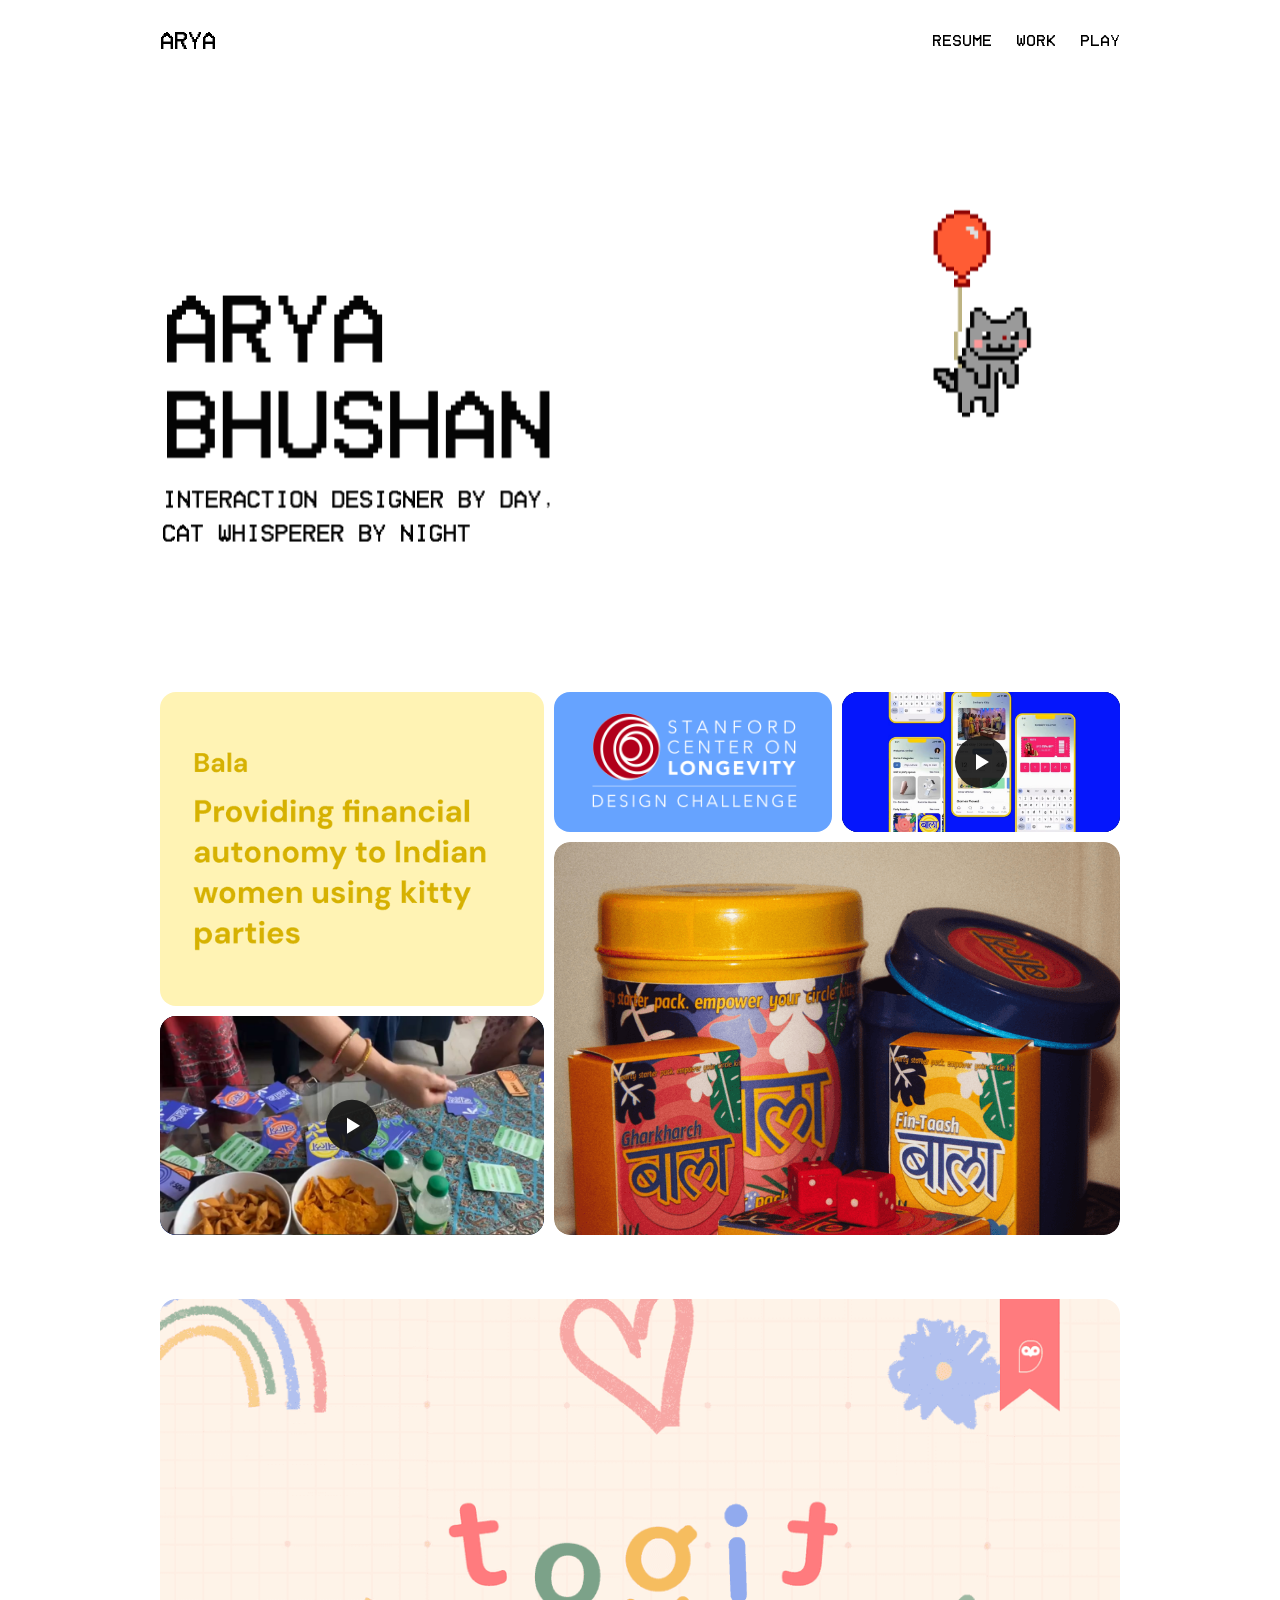
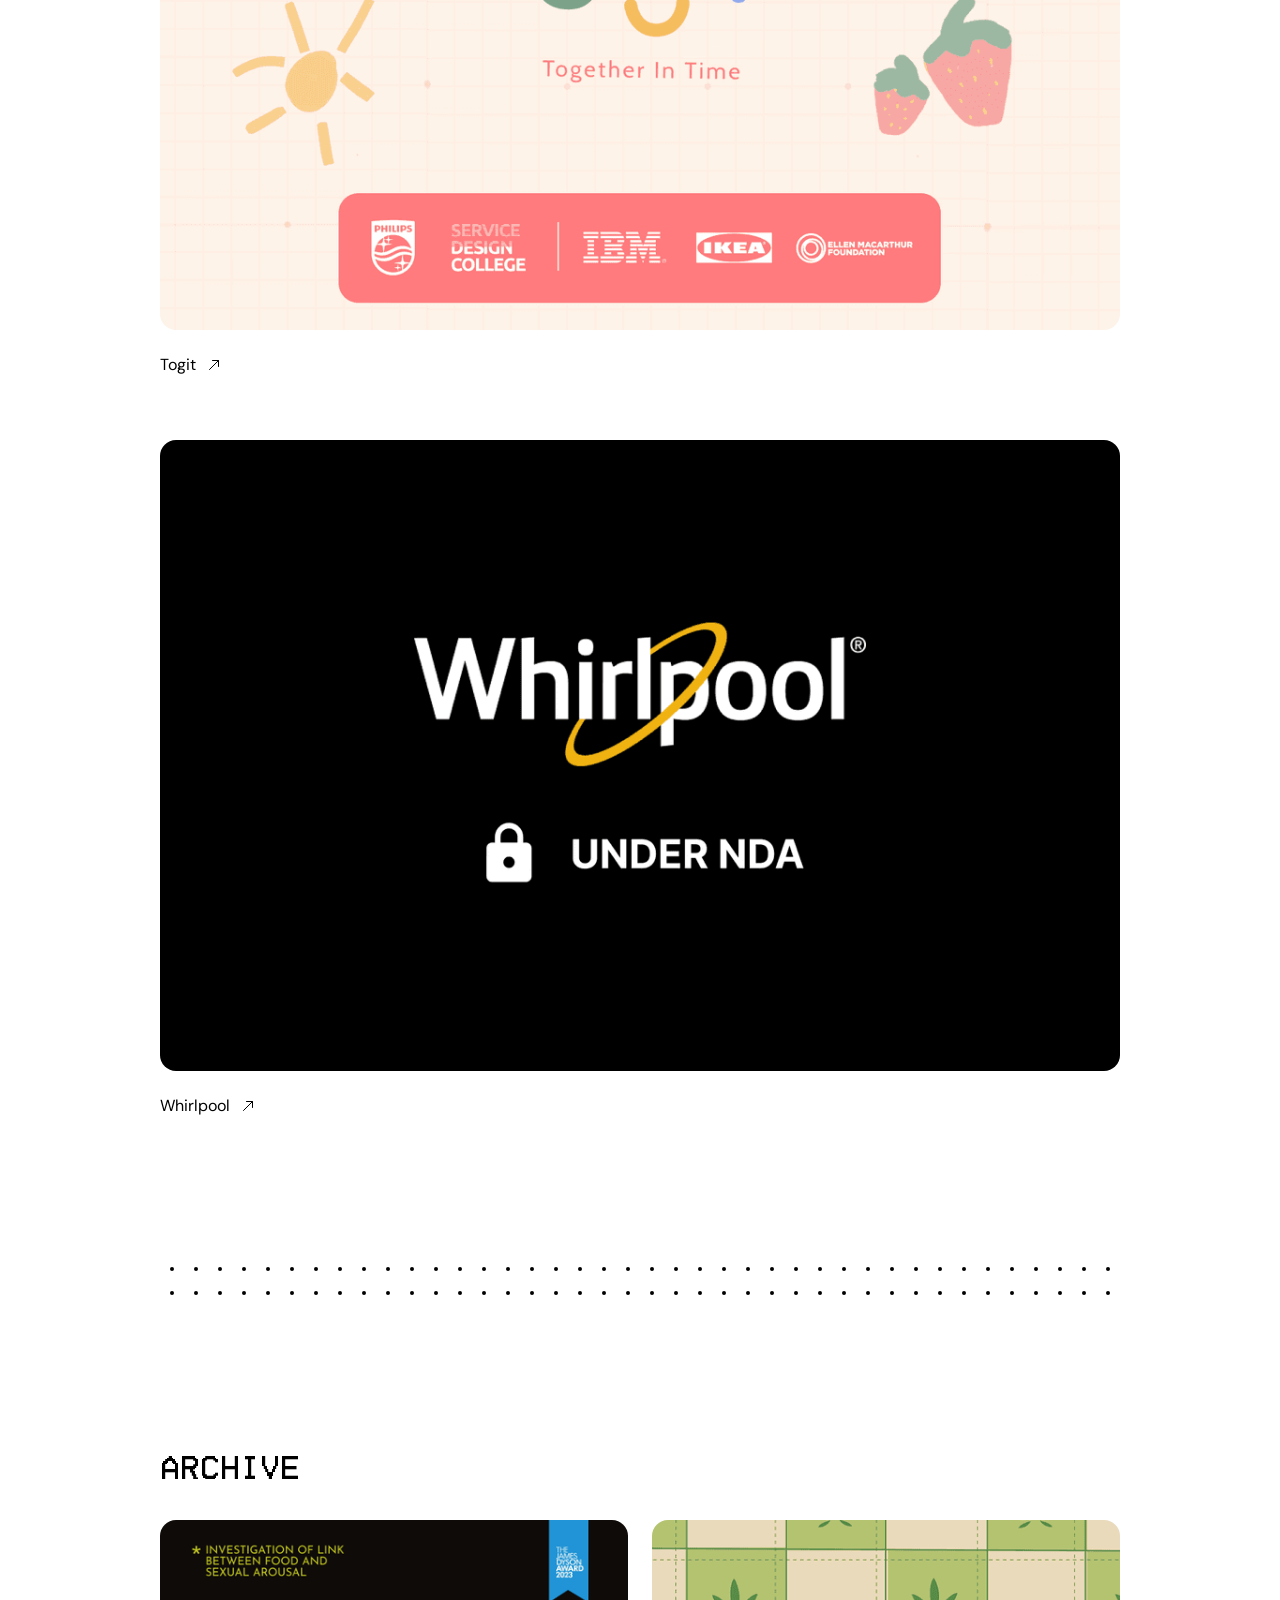
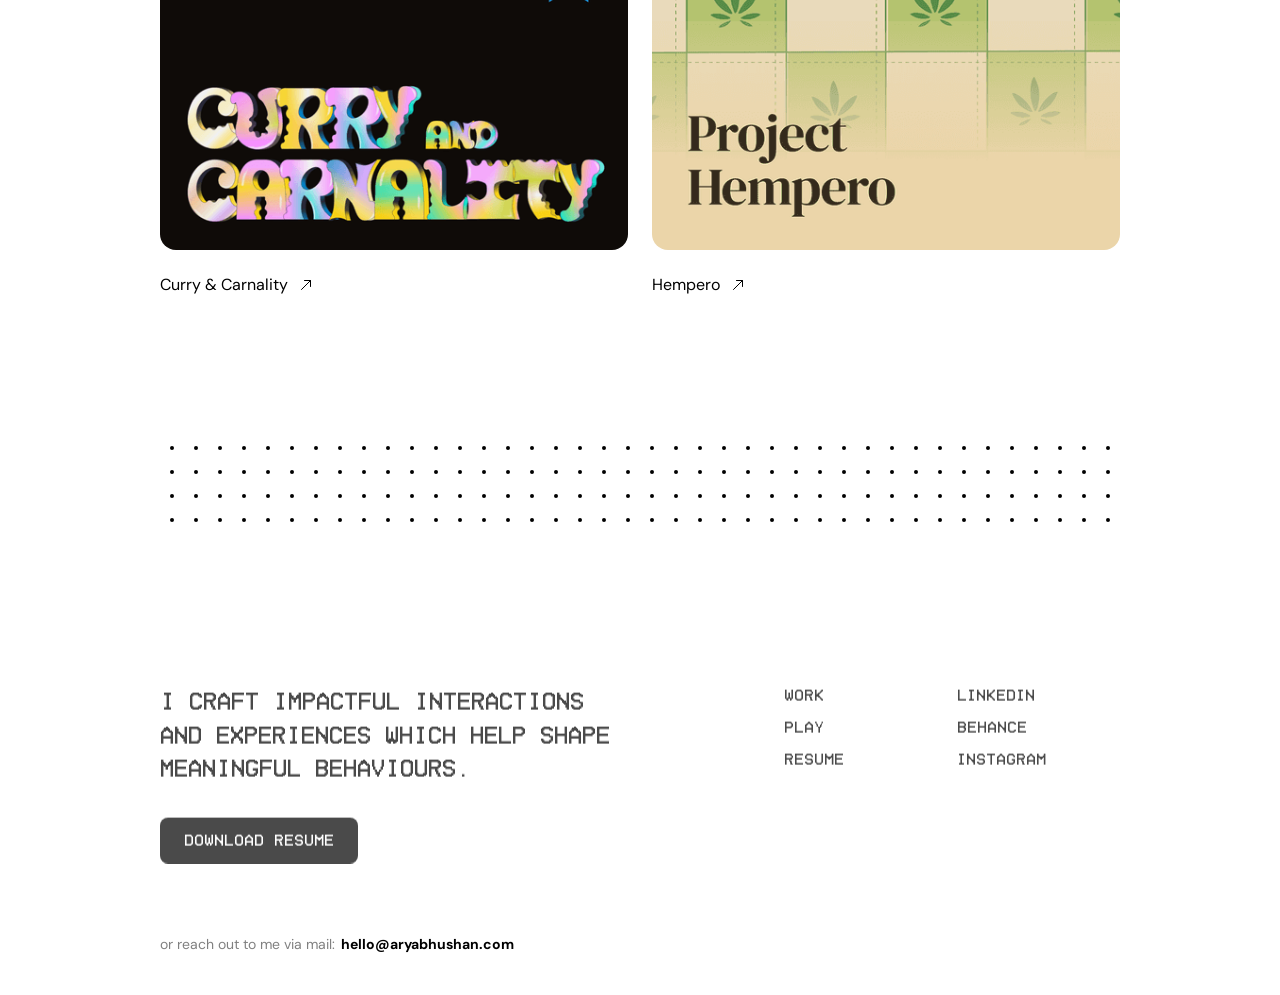
<file: index.html>
<!DOCTYPE html>
<html lang="en"><head>
<link rel="stylesheet" href="styles.css"><script defer src="assets/js/retry-images.js"></script><script defer src="assets/js/video-previews.js?v=2"></script><script>(function(){var f=window.fetch;window.fetch=function(u,o){if(typeof u==='string'&&u.includes('.framercms')){return f('/assets/cms/'+u.split('/').pop(),o);}return f(u,o);};})();</script>
<script>
if(location.protocol==='file:'){
  document.addEventListener('DOMContentLoaded',function(){
    var d=document.createElement('div');
    d.style.cssText='position:fixed;top:0;left:0;right:0;z-index:999999;background:#1E293B;color:#F8FAFC;padding:14px 20px;font:13px/1.5 system-ui,sans-serif;text-align:center;box-shadow:0 2px 8px rgba(0,0,0,.3)';
    d.innerHTML='<strong>Local preview:</strong> Run <code style="background:#334155;padding:2px 8px;border-radius:4px;margin:0 4px">npx serve .</code> in this folder, then open <a href="http://localhost:3000" style="color:#60A5FA">localhost:3000</a>. Or deploy to Netlify/Vercel/GitHub Pages — it works instantly! <button onclick="this.parentElement.remove()" style="margin-left:12px;background:#475569;border:none;color:#F8FAFC;padding:4px 10px;border-radius:4px;cursor:pointer;font-size:12px">✕</button>';
    document.body.prepend(d);
  });
}
</script>
    <meta charset="utf-8">
    
    
    <script>try{if(localStorage.get("__framer_force_showing_editorbar_since")){const n=document.createElement("link");n.rel = "modulepreload";n.href="https://framer.com/edit/init.mjs";document.head.appendChild(n)}}catch(e){}</script>
    <!-- Start of headStart -->
    <!-- Hotjar Tracking Code for Site 2750447 (name missing) -->
<script>
    (function(h,o,t,j,a,r){
        h.hj=h.hj||function(){(h.hj.q=h.hj.q||[]).push(arguments)};
        h._hjSettings={hjid:2750447,hjsv:6};
        a=o.getElementsByTagName('head')[0];
        r=o.createElement('script');r.async=1;
        r.src=t+h._hjSettings.hjid+j+h._hjSettings.hjsv;
        a.appendChild(r);
    })(window,document,'https://static.hotjar.com/c/hotjar-','.js?sv=');
</script>
    <!-- End of headStart -->
    <meta name="viewport" content="width=device-width">
    <meta name="generator" content="Framer 397058d">
    <title>Arya Bhushan - Portfolio</title>
    <meta name="description" content="Interaction Designer">
    <meta name="framer-search-index" content="https://framerusercontent.com/sites/11XxNCQfZS2pJXVf5KvWd8/searchIndex-cuMQqiB3VdyJ.json">
    <meta name="framer-search-index-fallback" content="https://framerusercontent.com/sites/11XxNCQfZS2pJXVf5KvWd8/searchIndex-cPOdlpinfJ32.json">
    <link href="assets/images/default-30.png" rel="icon" media="(prefers-color-scheme: light)">
    <link href="assets/images/default-30.png" rel="icon" media="(prefers-color-scheme: dark)">
    <link rel="apple-touch-icon" href="assets/images/image-extra-1.png">
    <!-- Open Graph / Facebook -->
    <meta property="og:type" content="website">
    <meta property="og:title" content="Arya Bhushan - Portfolio">
    <meta property="og:description" content="Interaction Designer">
    <meta property="og:image" content="assets/images/image-extra-2-1.png">
    <!-- Twitter -->
    <meta name="twitter:card" content="summary_large_image">
    <meta name="twitter:title" content="Arya Bhushan - Portfolio">
    <meta name="twitter:description" content="Interaction Designer">
    <meta name="twitter:image" content="assets/images/image-extra-2-1.png">
    
    <!-- Global site tag (gtag.js) - Google Analytics -->
    
    <script>
      window.dataLayer = window.dataLayer || [];
      function gtag(){window.dataLayer.push(arguments);}
      gtag('js', new Date());
      gtag('config', 'G-WTSHBPF3Q1');
    </script>
    
    
    <link href="https://fonts.gstatic.com" rel="preconnect" crossorigin="">
    <meta name="robots" content="max-image-preview:large"><link rel="canonical" href="https://aryabhushan.com/"><meta property="og:url" content="https://aryabhushan.com/"><!-- Start of headEnd -->
    
    <!-- End of headEnd -->
</head>
<body>
    
    <!-- Start of bodyStart -->
    
    <!-- End of bodyStart -->
    
    <div id="main" data-framer-hydrate-v2="{&quot;routeId&quot;:&quot;augiA20Il&quot;,&quot;localeId&quot;:&quot;default&quot;,&quot;breakpoints&quot;:[{&quot;hash&quot;:&quot;72rtr7&quot;,&quot;mediaQuery&quot;:&quot;(min-width: 1100px)&quot;},{&quot;hash&quot;:&quot;y6xysu&quot;,&quot;mediaQuery&quot;:&quot;(min-width: 768px) and (max-width: 1099.98px)&quot;},{&quot;hash&quot;:&quot;urwg50&quot;,&quot;mediaQuery&quot;:&quot;(max-width: 767.98px)&quot;}]}" data-framer-ssr-released-at="2025-11-10T14:50:19.351Z" data-framer-page-optimized-at="2025-11-12T08:58:53.049Z" data-framer-generated-page=""><!--$--><div data-framer-root="" class="framer-Btpbb framer-d05tR framer-I7xnY framer-OIIu6 framer-72rtr7" data-framer-cursor="17j2jrf" style="min-height:100vh;width:auto"><div class="framer-1mln97f-container" data-framer-name="Navigation" name="Navigation"><div class="ssr-variant hidden-urwg50 hidden-y6xysu"><div name="Navigation" class="framer-pmJ9n framer-196el7y framer-v-196el7y" data-framer-name="Desktop" style="backdrop-filter: blur(10px); background-color: var(--token-25b31a9d-211f-4aed-b06c-add80335f614, rgb(255, 255, 255)); width: 100%; opacity: 1;"><div class="framer-peochh" data-framer-name="Content" style="opacity: 1;"><div class="framer-o9mzy4" data-framer-name="Logo" style="opacity: 1;"><div class="framer-yu7lwt-container" data-framer-appear-id="yu7lwt" data-framer-cursor="14u88gl" style="will-change: transform; opacity: 1; transform: none;"><!--$--><a class="framer-sizN0 framer-1elrd6f framer-v-1elrd6f framer-aspiev" data-framer-name="Logo" href="./" data-framer-page-link-current="true" style="opacity: 1;"><div class="framer-1th6df0" style="opacity: 1;"><div class="framer-h0rt5a" data-framer-component-type="RichTextContainer" style="--framer-link-text-color: rgb(0, 153, 255); --framer-link-text-decoration: underline; transform: none; opacity: 1;"><p class="framer-text" style="--font-selector:Q1VTVE9NO0hvbWUgVmlkZW8gUmVndWxhcg==;--framer-font-family:&quot;Home Video Regular&quot;, &quot;Home Video Regular Placeholder&quot;, sans-serif;--framer-font-size:24px">Arya</p></div><div class="framer-1sltgx2" data-framer-component-type="RichTextContainer" style="--extracted-r6o4lv: rgb(217, 149, 25); --framer-link-text-color: rgb(0, 153, 255); --framer-link-text-decoration: underline; transform: none; opacity: 1;"><p class="framer-text" style="--font-selector:Q1VTVE9NO0hvbWUgVmlkZW8gUmVndWxhcg==;--framer-font-family:&quot;Home Video Regular&quot;, &quot;Home Video Regular Placeholder&quot;, sans-serif;--framer-font-size:24px;--framer-text-color:var(--extracted-r6o4lv, rgb(217, 149, 25))">Arya</p></div></div></a><!--/$--></div></div><div class="framer-12rsi9o-container" data-framer-appear-id="12rsi9o" data-framer-cursor="1be7m66" style="will-change: transform; opacity: 1; transform: perspective(1200px);"><!--$--><a class="framer-qtVcb framer-2uxae1 framer-v-ccaq9 framer-1iv5uwi" data-framer-name="Link - New Tab" href="https://drive.google.com/file/d/1T3ZbMoytyQa1yMss7NIldPn1fFPt6l2p/view?usp=sharing" target="_blank" rel="noopener" style="opacity: 1;"><div class="framer-a6jg8u" style="opacity: 1;"><div class="framer-1k0cmpg" data-framer-component-type="RichTextContainer" style="--extracted-r6o4lv: var(--token-d2873cc6-42eb-40c0-8205-582532719427, rgb(0, 0, 0)); transform: none; opacity: 1;"><p class="framer-text" style="--font-selector:Q1VTVE9NO0hvbWUgVmlkZW8gUmVndWxhcg==;--framer-font-family:&quot;Home Video Regular&quot;, &quot;Home Video Regular Placeholder&quot;, sans-serif;--framer-line-height:1.4em;--framer-text-color:var(--extracted-r6o4lv, var(--token-d2873cc6-42eb-40c0-8205-582532719427, rgb(0, 0, 0)))">resume</p></div><div class="framer-1i92ufd" data-framer-component-type="RichTextContainer" style="--extracted-r6o4lv:var(--token-d2873cc6-42eb-40c0-8205-582532719427, rgb(0, 0, 0));opacity:0.6;transform:none"><p class="framer-text" style="--font-selector:Q1VTVE9NO0hvbWUgVmlkZW8gUmVndWxhcg==;--framer-font-family:&quot;Home Video Regular&quot;, &quot;Home Video Regular Placeholder&quot;, sans-serif;--framer-line-height:1.4em;--framer-text-color:var(--extracted-r6o4lv, var(--token-d2873cc6-42eb-40c0-8205-582532719427, rgb(0, 0, 0)))">resume</p></div></div></a><!--/$--></div><!--$--><div class="framer-1yymyeg-container" data-framer-appear-id="1yymyeg" data-framer-cursor="1be7m66" style="will-change: transform; opacity: 1; transform: perspective(1200px);"><!--$--><a class="framer-qtVcb framer-2uxae1 framer-v-2uxae1 framer-1iv5uwi" data-framer-name="Link" href="./#work" style="opacity: 1;"><div class="framer-a6jg8u" style="opacity: 1;"><div class="framer-1k0cmpg" data-framer-component-type="RichTextContainer" style="--extracted-r6o4lv: var(--token-d2873cc6-42eb-40c0-8205-582532719427, rgb(0, 0, 0)); transform: none; opacity: 1;"><p class="framer-text" style="--font-selector:Q1VTVE9NO0hvbWUgVmlkZW8gUmVndWxhcg==;--framer-font-family:&quot;Home Video Regular&quot;, &quot;Home Video Regular Placeholder&quot;, sans-serif;--framer-line-height:1.4em;--framer-text-color:var(--extracted-r6o4lv, var(--token-d2873cc6-42eb-40c0-8205-582532719427, rgb(0, 0, 0)))">work</p></div><div class="framer-1i92ufd" data-framer-component-type="RichTextContainer" style="--extracted-r6o4lv:var(--token-d2873cc6-42eb-40c0-8205-582532719427, rgb(0, 0, 0));opacity:0.6;transform:none"><p class="framer-text" style="--font-selector:Q1VTVE9NO0hvbWUgVmlkZW8gUmVndWxhcg==;--framer-font-family:&quot;Home Video Regular&quot;, &quot;Home Video Regular Placeholder&quot;, sans-serif;--framer-line-height:1.4em;--framer-text-color:var(--extracted-r6o4lv, var(--token-d2873cc6-42eb-40c0-8205-582532719427, rgb(0, 0, 0)))">work</p></div></div></a><!--/$--></div><!--/$--><!--$--><div class="framer-tfnmhm-container" data-framer-appear-id="tfnmhm" data-framer-cursor="1hnsiur" style="will-change: transform; opacity: 1; transform: perspective(1200px);"><!--$--><a class="framer-PcqyI framer-p3sir6 framer-v-p3sir6 framer-17eh7gt" data-framer-name="Link" href="./play/" style="opacity: 1;"><div class="framer-1nrqrzf" style="opacity: 1;"><div class="framer-p59mm1" data-framer-component-type="RichTextContainer" style="--extracted-r6o4lv: var(--token-d2873cc6-42eb-40c0-8205-582532719427, rgb(0, 0, 0)); transform: none; opacity: 1;"><p class="framer-text" style="--font-selector:Q1VTVE9NO0hvbWUgVmlkZW8gUmVndWxhcg==;--framer-font-family:&quot;Home Video Regular&quot;, &quot;Home Video Regular Placeholder&quot;, sans-serif;--framer-line-height:1.4em;--framer-text-color:var(--extracted-r6o4lv, var(--token-d2873cc6-42eb-40c0-8205-582532719427, rgb(0, 0, 0)))">play</p></div><div class="framer-1u2vjk1" data-framer-component-type="RichTextContainer" style="--extracted-r6o4lv:var(--token-d2873cc6-42eb-40c0-8205-582532719427, rgb(0, 0, 0));opacity:0.6;transform:none"><p class="framer-text" style="--font-selector:Q1VTVE9NO0hvbWUgVmlkZW8gUmVndWxhcg==;--framer-font-family:&quot;Home Video Regular&quot;, &quot;Home Video Regular Placeholder&quot;, sans-serif;--framer-line-height:1.4em;--framer-text-color:var(--extracted-r6o4lv, var(--token-d2873cc6-42eb-40c0-8205-582532719427, rgb(0, 0, 0)))">play</p></div></div></a><!--/$--></div><!--/$--></div></div></div></div><header class="framer-1sav1tu" data-framer-name="Content" id="content"><section aria-label="intro-heading" class="framer-2qxrar" data-framer-name="Hero"><div class="framer-1pd2u21" style="will-change:transform;opacity:1;transform:none"><div class="framer-1lib7ay"><div class="framer-1oc5wg0" data-framer-component-type="RichTextContainer" style="transform:none"><h1 class="framer-text framer-styles-preset-9yh8qn" data-styles-preset="m6E6O9KXZ"><span style="white-space:nowrap"><span style="display: inline-block; opacity: 1; transform: none; will-change: transform;">a</span><span style="display: inline-block; opacity: 1; transform: none; will-change: transform;">r</span><span style="display: inline-block; opacity: 1; transform: none; will-change: transform;">y</span><span style="display: inline-block; opacity: 1; transform: none; will-change: transform;">a</span></span> <span style="white-space:nowrap"></span><br class="framer-text"><span style="white-space:nowrap"><span style="display: inline-block; opacity: 1; transform: none; will-change: transform;">b</span><span style="display: inline-block; opacity: 1; transform: none; will-change: transform;">h</span><span style="display: inline-block; opacity: 1; transform: none; will-change: transform;">u</span><span style="display: inline-block; opacity: 1; transform: none; will-change: transform;">s</span><span style="display: inline-block; opacity: 1; transform: none; will-change: transform;">h</span><span style="display: inline-block; opacity: 1; transform: none; will-change: transform;">a</span><span style="display: inline-block; opacity: 1; transform: none; will-change: transform;">n</span></span></h1></div><div class="framer-oo93tx" data-framer-appear-id="oo93tx" data-framer-component-type="RichTextContainer" style="opacity: 1; transform: perspective(1200px); will-change: transform;"><h2 class="framer-text framer-styles-preset-1wml6uu" data-styles-preset="fVxnimdqP">interaction designer by day, <br class="framer-text">cat whisperer by night</h2></div></div><div class="ssr-variant hidden-urwg50 hidden-y6xysu"><div class="framer-v9t6y1" data-framer-appear-id="v9t6y1" data-framer-cursor="1hy71r1" data-framer-name="gif" draggable="false" tabindex="0" style="opacity: 1; transform: translateY(2.06591px); user-select: none; touch-action: none; will-change: transform;"><div style="position:absolute;border-radius:inherit;top:0;right:0;bottom:0;left:0" data-framer-background-image-wrapper="true"><img decoding="auto" width="600" height="600" sizes="271px" srcset="assets/images/gif-2.gif 512w,assets/images/gif-1.gif 600w" src="assets/images/gif-2.gif" alt="" style="display:block;width:100%;height:100%;border-radius:inherit;object-position:center;object-fit:cover"></div></div></div></div></section><div class="framer-3yi016" data-framer-appear-id="3yi016" style="opacity: 1; transform: none; will-change: transform;"><!--$--><a class="framer-17qdoo framer-lux5qc" data-framer-cursor="1nqp0fk" data-framer-name="preview-bala" href="./work/bala/"><div class="framer-q05q5y" data-framer-name="v-stack-1"><div class="framer-zbr72i"><div class="ssr-variant hidden-urwg50 hidden-y6xysu"><div class="framer-xfjc3t" data-framer-name="Image"><div style="position:absolute;border-radius:inherit;top:0;right:0;bottom:0;left:0" data-framer-background-image-wrapper="true"><img decoding="auto" width="724" height="590" sizes="max((min(100vw, 1400px) - 320px) * 0.4064 - 10px, 1px)" srcset="assets/images/image-4-1.png 512w,assets/images/image-3-1.png 724w" src="assets/images/image-4-1.png" alt="" style="display:block;width:100%;height:100%;border-radius:inherit;object-position:center;object-fit:cover"></div></div></div></div><div class="framer-yhfh7o"><div class="ssr-variant hidden-urwg50 hidden-y6xysu"><div class="framer-1cfwe57" data-framer-name="Image" style="transform:translate(-50%, -50%)"><div style="position:absolute;border-radius:inherit;top:0;right:0;bottom:0;left:0" data-framer-background-image-wrapper="true"><img decoding="auto" width="2120" height="1182" sizes="max((min(100vw, 1400px) - 320px) * 0.4064 - 10px, 1px)" srcset="assets/images/image-6-1.png 512w,assets/images/image-5-1.png 1024w,assets/images/image-7-1.png 2048w,assets/images/image-8-1.png 2120w" src="assets/images/image-6-1.png" alt="" style="display:block;width:100%;height:100%;border-radius:inherit;object-position:center;object-fit:cover"></div></div></div><div class="framer-wv794b-container"><!--$--><div class="ssr-variant hidden-urwg50"><div borderradius="16" bottomleftradius="16" bottomrightradius="16" height="100%" id="TrAz9fhwG" topleftradius="16" toprightradius="16" width="100%" style="background:rgba(0, 0, 0, 0);height:100%;width:100%;border-radius:16px;position:relative;display:flex;justify-content:center;align-items:center;overflow:hidden"><div class="framer-vimeo" data-portfolio-video="1018411348" data-vimeo-initialized="true" style="width: 100%; height: 100%;"><div style="padding:56.25% 0 0 0;position:relative;"><iframe class="portfolio-video-loading" title="Gharkharch" src="https://player.vimeo.com/video/1018411348?muted=1&amp;autoplay=1&amp;autopause=0&amp;controls=0&amp;loop=1&amp;app_id=122963" frameborder="0" allow="autoplay; fullscreen; picture-in-picture; clipboard-write; encrypted-media; web-share" referrerpolicy="strict-origin-when-cross-origin" style="position:absolute;top:0;left:0;width:100%;height:100%;" title="Gharkharch" data-ready="true"></iframe><a class="portfolio-video-preview" href="https://vimeo.com/1018411348" target="_blank" rel="noopener" aria-label="Watch Gharkharch on Vimeo"><img src="assets/images/video-previews/1018411348.jpg" alt="" loading="lazy"></a></div></div></div></div><!--/$--></div></div></div><div class="framer-1kkamgn" data-framer-name="v-stack-2"><div class="framer-ywa5d4"><div class="framer-wimfij"><div class="ssr-variant hidden-urwg50"><div class="framer-ctsdux" data-framer-name="Image" style="width:auto;aspect-ratio:2.026315789473684;transform:translate(-50%, -50%)"><div style="position:absolute;border-radius:inherit;top:0;right:0;bottom:0;left:0" data-framer-background-image-wrapper="true"><img decoding="auto" width="924" height="456" sizes="167.1711px" srcset="assets/images/image-9.webp 512w,assets/images/image-10.webp 924w" src="assets/images/image-9.webp" alt="" style="display:block;width:100%;height:100%;border-radius:inherit;object-position:center;object-fit:cover"></div></div></div></div><div class="framer-hk9jpf"><div class="ssr-variant hidden-urwg50 hidden-y6xysu"><div class="framer-1iokm9h" data-framer-name="Image" style="transform:translate(-50%, -50%)"><div style="position:absolute;border-radius:inherit;top:0;right:0;bottom:0;left:0" data-framer-background-image-wrapper="true"><img decoding="auto" width="2118" height="1186" sizes="max(((min(100vw, 1400px) - 320px) * 0.5936 - 10px) / 2, 1px)" srcset="assets/images/image-12-1.png 512w,assets/images/image-11-1.png 1024w,assets/images/image-13-1.png 2048w,assets/images/image-14-1.png 2118w" src="assets/images/image-12-1.png" alt="" style="display:block;width:100%;height:100%;border-radius:inherit;object-position:center;object-fit:cover"></div></div></div><div class="framer-pl9vje-container"><!--$--><div borderradius="0" bottomleftradius="0" bottomrightradius="0" height="100%" id="ZFcu1v283" topleftradius="0" toprightradius="0" width="100%" style="background:rgba(0, 0, 0, 0);height:100%;width:100%;border-radius:0px;position:relative;display:flex;justify-content:center;align-items:center;overflow:hidden"><div class="framer-vimeo" data-portfolio-video="1018414552" data-vimeo-initialized="true" style="width: 100%; height: 100%;"><div style="padding:56.25% 0 0 0;position:relative;"><iframe class="portfolio-video-loading" title="Bala App" src="https://player.vimeo.com/video/1018414552?muted=1&amp;autoplay=1&amp;autopause=0&amp;controls=0&amp;loop=1&amp;app_id=122963" frameborder="0" allow="autoplay; fullscreen; picture-in-picture; clipboard-write; encrypted-media; web-share" referrerpolicy="strict-origin-when-cross-origin" style="position:absolute;top:0;left:0;width:100%;height:100%;" title="Bala App" data-ready="true"></iframe><a class="portfolio-video-preview" href="https://vimeo.com/1018414552" target="_blank" rel="noopener" aria-label="Watch Bala App on Vimeo"><img src="assets/images/video-previews/1018414552.jpg" alt="" loading="lazy"></a></div></div></div><!--/$--></div></div></div><div class="ssr-variant hidden-urwg50 hidden-y6xysu"><div class="framer-1f63oxi"><div style="position:absolute;border-radius:inherit;top:0;right:0;bottom:0;left:0" data-framer-background-image-wrapper="true"><img decoding="auto" width="1920" height="1080" sizes="calc((min(100vw, 1400px) - 320px) * 0.5936)" srcset="assets/images/v-stack-2-16.png 512w,assets/images/v-stack-2-17.png 1024w,assets/images/v-stack-2-15.png 1920w" src="assets/images/v-stack-2-15.png" alt="" style="display:block;width:100%;height:100%;border-radius:inherit;object-position:center;object-fit:cover"></div></div></div></div></a><!--/$--><div class="framer-1stwav9" id="work"><!--$--><div class="ssr-variant hidden-urwg50 hidden-y6xysu"><div class="framer-1jtoc35-container" data-framer-cursor="1nqp0fk"><!--$--><a class="framer-65kYR framer-fgn6lg framer-v-fgn6lg framer-19s33a2" data-framer-name="Variant 1" href="./work/togit/" style="height: 100%; width: 100%; opacity: 1;"><div class="framer-z04p9x" data-framer-name="Wrap" style="border-radius: 16px; opacity: 1;"><div class="framer-1j536up" data-framer-name="Image" style="opacity: 1;"><div style="position:absolute;border-radius:inherit;top:0;right:0;bottom:0;left:0" data-framer-background-image-wrapper="true"><img decoding="auto" loading="lazy" width="1462" height="1000" sizes="calc(min(100vw, 1400px) - 320px)" srcset="assets/images/image-19-1.png 512w,assets/images/image-20-1.png 1024w,assets/images/image-18-1.png 1462w" src="assets/images/image-18-1.png" alt="" style="display:block;width:100%;height:100%;border-radius:inherit;object-position:center;object-fit:cover"></div></div><div class="framer-kl7wba" style="background-color:var(--token-d2873cc6-42eb-40c0-8205-582532719427, rgb(255, 255, 255));border-bottom-left-radius:200px;border-bottom-right-radius:200px;border-top-left-radius:200px;border-top-right-radius:200px;opacity:0;transform:rotate(45deg)"><div data-framer-component-type="SVG" data-framer-name="Vector" parentsize="0" _constraints="[object Object]" rotation="0" shadows="" class="framer-ew9w1a" aria-hidden="true" style="image-rendering: pixelated; flex-shrink: 0; background-size: 100% 100%; background-image: url(&quot;data:image/svg+xml,&lt;svg xmlns=\&quot;http://www.w3.org/2000/svg\&quot; xmlns:xlink=\&quot;http://www.w3.org/1999/xlink\&quot; viewBox=\&quot;0 0 22 22\&quot;&gt;&lt;path d=\&quot;M 20.707 1.293 C 21.098 1.683 21.098 2.317 20.707 2.707 L 2.707 20.707 C 2.317 21.098 1.683 21.098 1.293 20.707 C 0.902 20.317 0.902 19.683 1.293 19.293 L 19.293 1.293 C 19.683 0.902 20.317 0.902 20.707 1.293 Z\&quot; fill=\&quot;rgb(0,0,0)\&quot;&gt;&lt;/path&gt;&lt;path d=\&quot;M 7 2 C 7 1.448 7.448 1 8 1 L 20 1 C 20.552 1 21 1.448 21 2 L 21 14 C 21 14.552 20.552 15 20 15 C 19.448 15 19 14.552 19 14 L 19 3 L 8 3 C 7.448 3 7 2.552 7 2 Z\&quot; fill=\&quot;rgb(0,0,0)\&quot;&gt;&lt;/path&gt;&lt;/svg&gt;&quot;); opacity: 1;"></div></div></div><div class="framer-cdnpdh" style="opacity: 1;"><div class="framer-1xhf5bv" data-framer-name="Text Row" style="opacity: 1;"><div class="framer-1h2w4bt" data-framer-component-type="RichTextContainer" style="--extracted-r6o4lv: var(--token-d2873cc6-42eb-40c0-8205-582532719427, rgb(0, 0, 0)); transform: none; opacity: 1;"><p class="framer-text" style="--font-selector:R0Y7RE0gU2Fucy1yZWd1bGFy;--framer-font-family:&quot;DM Sans&quot;, &quot;DM Sans Placeholder&quot;, sans-serif;--framer-line-height:1.4em;--framer-text-alignment:right;--framer-text-color:var(--extracted-r6o4lv, var(--token-d2873cc6-42eb-40c0-8205-582532719427, rgb(0, 0, 0)))">Togit</p></div><div data-framer-component-type="SVG" data-framer-name="Arrow" parentsize="0" _constraints="[object Object]" rotation="0" shadows="" class="framer-1j6pedd" aria-hidden="true" style="image-rendering: pixelated; flex-shrink: 0; opacity: 1;"><div class="svgContainer" style="width:100%;height:100%;aspect-ratio:inherit"><svg style="width:100%;height:100%;"><use href="#svg11684854414"></use></svg></div></div></div><div class="framer-z9132m" data-framer-name="Text Row" style="opacity: 1;"><div class="framer-1s4sz26" data-framer-component-type="RichTextContainer" style="--extracted-r6o4lv: var(--token-d2873cc6-42eb-40c0-8205-582532719427, rgb(0, 0, 0)); transform: none; opacity: 1;"><p class="framer-text" style="--font-selector:R0Y7RE0gU2Fucy1yZWd1bGFy;--framer-font-family:&quot;DM Sans&quot;, &quot;DM Sans Placeholder&quot;, sans-serif;--framer-line-height:1.4em;--framer-text-alignment:right;--framer-text-color:var(--extracted-r6o4lv, var(--token-d2873cc6-42eb-40c0-8205-582532719427, rgb(0, 0, 0)))">Enabling employed mothers to have better work-life balance</p></div><div data-framer-component-type="SVG" data-framer-name="Arrow" parentsize="0" _constraints="[object Object]" rotation="0" shadows="" class="framer-1if1vfx" aria-hidden="true" style="image-rendering: pixelated; flex-shrink: 0; fill: rgb(0, 0, 0); color: rgb(0, 0, 0); opacity: 1;"><div class="svgContainer" style="width:100%;height:100%;aspect-ratio:inherit"><svg style="width:100%;height:100%;" viewBox="0 0 12 12" preserveAspectRatio="none" width="100%" height="100%"><use href="#svg518520368_288"></use></svg></div></div></div></div></a><!--/$--></div></div><!--/$--></div><div class="framer-z5y4uh"><div class="ssr-variant hidden-urwg50 hidden-y6xysu"><div class="framer-js0x4m-container"><!--$--><a class="framer-65kYR framer-fgn6lg framer-v-fgn6lg framer-19s33a2" data-framer-name="Variant 1" style="height: 100%; width: 100%; opacity: 1;"><div class="framer-z04p9x" data-framer-name="Wrap" style="border-radius: 16px; opacity: 1;"><div class="framer-1j536up" data-framer-name="Image" style="opacity: 1;"><div style="position:absolute;border-radius:inherit;top:0;right:0;bottom:0;left:0" data-framer-background-image-wrapper="true"><img decoding="auto" loading="lazy" width="1462" height="1000" sizes="max(min(100vw, 1400px) - 320px, 1px)" srcset="assets/images/image-22-1.png 512w,assets/images/image-23-1.png 1024w,assets/images/image-21-1.png 1462w" src="assets/images/image-21-1.png" alt="" style="display:block;width:100%;height:100%;border-radius:inherit;object-position:center;object-fit:cover"></div></div><div class="framer-kl7wba" style="background-color: var(--token-d2873cc6-42eb-40c0-8205-582532719427, rgb(255, 255, 255)); border-radius: 200px; opacity: 0; transform: rotate(45deg);"><div data-framer-component-type="SVG" data-framer-name="Vector" parentsize="0" _constraints="[object Object]" rotation="0" shadows="" class="framer-ew9w1a" aria-hidden="true" style="image-rendering: pixelated; flex-shrink: 0; background-size: 100% 100%; background-image: url(&quot;data:image/svg+xml,&lt;svg xmlns=\&quot;http://www.w3.org/2000/svg\&quot; xmlns:xlink=\&quot;http://www.w3.org/1999/xlink\&quot; viewBox=\&quot;0 0 22 22\&quot;&gt;&lt;path d=\&quot;M 20.707 1.293 C 21.098 1.683 21.098 2.317 20.707 2.707 L 2.707 20.707 C 2.317 21.098 1.683 21.098 1.293 20.707 C 0.902 20.317 0.902 19.683 1.293 19.293 L 19.293 1.293 C 19.683 0.902 20.317 0.902 20.707 1.293 Z\&quot; fill=\&quot;rgb(0,0,0)\&quot;&gt;&lt;/path&gt;&lt;path d=\&quot;M 7 2 C 7 1.448 7.448 1 8 1 L 20 1 C 20.552 1 21 1.448 21 2 L 21 14 C 21 14.552 20.552 15 20 15 C 19.448 15 19 14.552 19 14 L 19 3 L 8 3 C 7.448 3 7 2.552 7 2 Z\&quot; fill=\&quot;rgb(0,0,0)\&quot;&gt;&lt;/path&gt;&lt;/svg&gt;&quot;); opacity: 1;"></div></div></div><div class="framer-cdnpdh" style="opacity: 1;"><div class="framer-1xhf5bv" data-framer-name="Text Row" style="opacity: 1;"><div class="framer-1h2w4bt" data-framer-component-type="RichTextContainer" style="--extracted-r6o4lv: var(--token-d2873cc6-42eb-40c0-8205-582532719427, rgb(0, 0, 0)); transform: none; opacity: 1;"><p class="framer-text" style="--font-selector:R0Y7RE0gU2Fucy1yZWd1bGFy;--framer-font-family:&quot;DM Sans&quot;, &quot;DM Sans Placeholder&quot;, sans-serif;--framer-line-height:1.4em;--framer-text-alignment:right;--framer-text-color:var(--extracted-r6o4lv, var(--token-d2873cc6-42eb-40c0-8205-582532719427, rgb(0, 0, 0)))">Whirlpool</p></div><div data-framer-component-type="SVG" data-framer-name="Arrow" parentsize="0" _constraints="[object Object]" rotation="0" shadows="" class="framer-1j6pedd" aria-hidden="true" style="image-rendering: pixelated; flex-shrink: 0; opacity: 1;"><div class="svgContainer" style="width:100%;height:100%;aspect-ratio:inherit"><svg style="width:100%;height:100%;"><use href="#svg11684854414"></use></svg></div></div></div><div class="framer-z9132m" data-framer-name="Text Row" style="opacity: 1;"><div class="framer-1s4sz26" data-framer-component-type="RichTextContainer" style="--extracted-r6o4lv: var(--token-d2873cc6-42eb-40c0-8205-582532719427, rgb(0, 0, 0)); transform: none; opacity: 1;"><p class="framer-text" style="--font-selector:R0Y7RE0gU2Fucy1yZWd1bGFy;--framer-font-family:&quot;DM Sans&quot;, &quot;DM Sans Placeholder&quot;, sans-serif;--framer-line-height:1.4em;--framer-text-alignment:right;--framer-text-color:var(--extracted-r6o4lv, var(--token-d2873cc6-42eb-40c0-8205-582532719427, rgb(0, 0, 0)))">Under NDA</p></div><div data-framer-component-type="SVG" data-framer-name="Arrow" parentsize="0" _constraints="[object Object]" rotation="0" shadows="" class="framer-1if1vfx" aria-hidden="true" style="image-rendering: pixelated; flex-shrink: 0; fill: rgb(0, 0, 0); color: rgb(0, 0, 0); opacity: 1;"><div class="svgContainer" style="width:100%;height:100%;aspect-ratio:inherit"><svg style="width:100%;height:100%;" viewBox="0 0 12 12" preserveAspectRatio="none" width="100%" height="100%"><use href="#svg518520368_288"></use></svg></div></div></div></div></a><!--/$--></div></div></div></div><div class="framer-1rogw0c"><div data-framer-background-image-wrapper="true" style="position:absolute;border-radius:inherit;top:0;right:0;bottom:0;left:0;background-image:url(assets/images/arya-bhushan-31.svg);background-repeat:repeat;background-position:left top;border:0;background-size:48px auto"></div></div><div class="framer-z9k2a5"><div class="framer-lbmt2l" data-framer-name="Top Project Description" data-framer-component-type="RichTextContainer" style="transform:none"><h1 class="framer-text framer-styles-preset-3nqyhf" data-styles-preset="YAP816Y5n" style="--framer-text-color:var(--token-d2873cc6-42eb-40c0-8205-582532719427, rgb(255, 255, 255))">Archive</h1></div><div class="framer-600y59"><div class="ssr-variant hidden-urwg50 hidden-y6xysu"><div class="framer-1t020ox-container" data-framer-cursor="1nqp0fk"><!--$--><a class="framer-65kYR framer-fgn6lg framer-v-fgn6lg framer-19s33a2" data-framer-name="Variant 1" href="https://www.behance.net/gallery/174431045/CURRY-AND-CARNALITY" rel="noopener" style="height: 100%; width: 100%; opacity: 1;"><div class="framer-z04p9x" data-framer-name="Wrap" style="border-radius: 16px; opacity: 1;"><div class="framer-1j536up" data-framer-name="Image" style="opacity: 1;"><div style="position:absolute;border-radius:inherit;top:0;right:0;bottom:0;left:0" data-framer-background-image-wrapper="true"><img decoding="async" loading="lazy" width="2924" height="2000" sizes="max((min(100vw, 1400px) - 344px) / 2, 1px)" srcset="assets/images/image-25-1.png 512w,assets/images/image-26-1.png 1024w,assets/images/image-27-1.png 2048w,assets/images/image-24-1.png 2924w" src="assets/images/image-24-1.png" alt="" style="display:block;width:100%;height:100%;border-radius:inherit;object-position:center;object-fit:cover"></div></div><div class="framer-kl7wba" style="background-color: var(--token-d2873cc6-42eb-40c0-8205-582532719427, rgb(255, 255, 255)); border-radius: 200px; opacity: 0; transform: rotate(45deg);"><div data-framer-component-type="SVG" data-framer-name="Vector" parentsize="0" _constraints="[object Object]" rotation="0" shadows="" class="framer-ew9w1a" aria-hidden="true" style="image-rendering: pixelated; flex-shrink: 0; background-size: 100% 100%; background-image: url(&quot;data:image/svg+xml,&lt;svg xmlns=\&quot;http://www.w3.org/2000/svg\&quot; xmlns:xlink=\&quot;http://www.w3.org/1999/xlink\&quot; viewBox=\&quot;0 0 22 22\&quot;&gt;&lt;path d=\&quot;M 20.707 1.293 C 21.098 1.683 21.098 2.317 20.707 2.707 L 2.707 20.707 C 2.317 21.098 1.683 21.098 1.293 20.707 C 0.902 20.317 0.902 19.683 1.293 19.293 L 19.293 1.293 C 19.683 0.902 20.317 0.902 20.707 1.293 Z\&quot; fill=\&quot;rgb(0,0,0)\&quot;&gt;&lt;/path&gt;&lt;path d=\&quot;M 7 2 C 7 1.448 7.448 1 8 1 L 20 1 C 20.552 1 21 1.448 21 2 L 21 14 C 21 14.552 20.552 15 20 15 C 19.448 15 19 14.552 19 14 L 19 3 L 8 3 C 7.448 3 7 2.552 7 2 Z\&quot; fill=\&quot;rgb(0,0,0)\&quot;&gt;&lt;/path&gt;&lt;/svg&gt;&quot;); opacity: 1;"></div></div></div><div class="framer-cdnpdh" style="opacity: 1;"><div class="framer-1xhf5bv" data-framer-name="Text Row" style="opacity: 1;"><div class="framer-1h2w4bt" data-framer-component-type="RichTextContainer" style="--extracted-r6o4lv: var(--token-d2873cc6-42eb-40c0-8205-582532719427, rgb(0, 0, 0)); transform: none; opacity: 1;"><p class="framer-text" style="--font-selector:R0Y7RE0gU2Fucy1yZWd1bGFy;--framer-font-family:&quot;DM Sans&quot;, &quot;DM Sans Placeholder&quot;, sans-serif;--framer-line-height:1.4em;--framer-text-alignment:right;--framer-text-color:var(--extracted-r6o4lv, var(--token-d2873cc6-42eb-40c0-8205-582532719427, rgb(0, 0, 0)))">Curry &amp; Carnality</p></div><div data-framer-component-type="SVG" data-framer-name="Arrow" parentsize="0" _constraints="[object Object]" rotation="0" shadows="" class="framer-1j6pedd" aria-hidden="true" style="image-rendering: pixelated; flex-shrink: 0; opacity: 1;"><div class="svgContainer" style="width:100%;height:100%;aspect-ratio:inherit"><svg style="width:100%;height:100%;"><use href="#svg11684854414"></use></svg></div></div></div><div class="framer-z9132m" data-framer-name="Text Row" style="opacity: 1;"><div class="framer-1s4sz26" data-framer-component-type="RichTextContainer" style="--extracted-r6o4lv: var(--token-d2873cc6-42eb-40c0-8205-582532719427, rgb(0, 0, 0)); transform: none; opacity: 1;"><p class="framer-text" style="--font-selector:R0Y7RE0gU2Fucy1yZWd1bGFy;--framer-font-family:&quot;DM Sans&quot;, &quot;DM Sans Placeholder&quot;, sans-serif;--framer-line-height:1.4em;--framer-text-alignment:right;--framer-text-color:var(--extracted-r6o4lv, var(--token-d2873cc6-42eb-40c0-8205-582532719427, rgb(0, 0, 0)))">Investigating the link between hunger &amp; sexual arousal</p></div><div data-framer-component-type="SVG" data-framer-name="Arrow" parentsize="0" _constraints="[object Object]" rotation="0" shadows="" class="framer-1if1vfx" aria-hidden="true" style="image-rendering: pixelated; flex-shrink: 0; fill: rgb(0, 0, 0); color: rgb(0, 0, 0); opacity: 1;"><div class="svgContainer" style="width:100%;height:100%;aspect-ratio:inherit"><svg style="width:100%;height:100%;" viewBox="0 0 12 12" preserveAspectRatio="none" width="100%" height="100%"><use href="#svg518520368_288"></use></svg></div></div></div></div></a><!--/$--></div></div><div class="ssr-variant hidden-urwg50 hidden-y6xysu"><div class="framer-133bu9g-container" data-framer-cursor="1nqp0fk"><!--$--><a class="framer-65kYR framer-fgn6lg framer-v-fgn6lg framer-19s33a2" data-framer-name="Variant 1" href="https://www.behance.net/gallery/168517227/Project-Hempero" rel="noopener" style="height: 100%; width: 100%; opacity: 1;"><div class="framer-z04p9x" data-framer-name="Wrap" style="border-radius: 16px; opacity: 1;"><div class="framer-1j536up" data-framer-name="Image" style="opacity: 1;"><div style="position:absolute;border-radius:inherit;top:0;right:0;bottom:0;left:0" data-framer-background-image-wrapper="true"><img decoding="async" loading="lazy" width="808" height="550" sizes="max((min(100vw, 1400px) - 344px) / 2, 1px)" srcset="assets/images/image-29-1.png 512w,assets/images/image-28-1.png 808w" src="assets/images/image-28-1.png" alt="" style="display:block;width:100%;height:100%;border-radius:inherit;object-position:center;object-fit:cover"></div></div><div class="framer-kl7wba" style="background-color: var(--token-d2873cc6-42eb-40c0-8205-582532719427, rgb(255, 255, 255)); border-radius: 200px; opacity: 0; transform: rotate(45deg);"><div data-framer-component-type="SVG" data-framer-name="Vector" parentsize="0" _constraints="[object Object]" rotation="0" shadows="" class="framer-ew9w1a" aria-hidden="true" style="image-rendering: pixelated; flex-shrink: 0; background-size: 100% 100%; background-image: url(&quot;data:image/svg+xml,&lt;svg xmlns=\&quot;http://www.w3.org/2000/svg\&quot; xmlns:xlink=\&quot;http://www.w3.org/1999/xlink\&quot; viewBox=\&quot;0 0 22 22\&quot;&gt;&lt;path d=\&quot;M 20.707 1.293 C 21.098 1.683 21.098 2.317 20.707 2.707 L 2.707 20.707 C 2.317 21.098 1.683 21.098 1.293 20.707 C 0.902 20.317 0.902 19.683 1.293 19.293 L 19.293 1.293 C 19.683 0.902 20.317 0.902 20.707 1.293 Z\&quot; fill=\&quot;rgb(0,0,0)\&quot;&gt;&lt;/path&gt;&lt;path d=\&quot;M 7 2 C 7 1.448 7.448 1 8 1 L 20 1 C 20.552 1 21 1.448 21 2 L 21 14 C 21 14.552 20.552 15 20 15 C 19.448 15 19 14.552 19 14 L 19 3 L 8 3 C 7.448 3 7 2.552 7 2 Z\&quot; fill=\&quot;rgb(0,0,0)\&quot;&gt;&lt;/path&gt;&lt;/svg&gt;&quot;); opacity: 1;"></div></div></div><div class="framer-cdnpdh" style="opacity: 1;"><div class="framer-1xhf5bv" data-framer-name="Text Row" style="opacity: 1;"><div class="framer-1h2w4bt" data-framer-component-type="RichTextContainer" style="--extracted-r6o4lv: var(--token-d2873cc6-42eb-40c0-8205-582532719427, rgb(0, 0, 0)); transform: none; opacity: 1;"><p class="framer-text" style="--font-selector:R0Y7RE0gU2Fucy1yZWd1bGFy;--framer-font-family:&quot;DM Sans&quot;, &quot;DM Sans Placeholder&quot;, sans-serif;--framer-line-height:1.4em;--framer-text-alignment:right;--framer-text-color:var(--extracted-r6o4lv, var(--token-d2873cc6-42eb-40c0-8205-582532719427, rgb(0, 0, 0)))">Hempero</p></div><div data-framer-component-type="SVG" data-framer-name="Arrow" parentsize="0" _constraints="[object Object]" rotation="0" shadows="" class="framer-1j6pedd" aria-hidden="true" style="image-rendering: pixelated; flex-shrink: 0; opacity: 1;"><div class="svgContainer" style="width:100%;height:100%;aspect-ratio:inherit"><svg style="width:100%;height:100%;"><use href="#svg11684854414"></use></svg></div></div></div><div class="framer-z9132m" data-framer-name="Text Row" style="opacity: 1;"><div class="framer-1s4sz26" data-framer-component-type="RichTextContainer" style="--extracted-r6o4lv: var(--token-d2873cc6-42eb-40c0-8205-582532719427, rgb(0, 0, 0)); transform: none; opacity: 1;"><p class="framer-text" style="--font-selector:R0Y7RE0gU2Fucy1yZWd1bGFy;--framer-font-family:&quot;DM Sans&quot;, &quot;DM Sans Placeholder&quot;, sans-serif;--framer-line-height:1.4em;--framer-text-alignment:right;--framer-text-color:var(--extracted-r6o4lv, var(--token-d2873cc6-42eb-40c0-8205-582532719427, rgb(0, 0, 0)))">A circular clothing business using hemp</p></div><div data-framer-component-type="SVG" data-framer-name="Arrow" parentsize="0" _constraints="[object Object]" rotation="0" shadows="" class="framer-1if1vfx" aria-hidden="true" style="image-rendering: pixelated; flex-shrink: 0; fill: rgb(0, 0, 0); color: rgb(0, 0, 0); opacity: 1;"><div class="svgContainer" style="width:100%;height:100%;aspect-ratio:inherit"><svg style="width:100%;height:100%;" viewBox="0 0 12 12" preserveAspectRatio="none" width="100%" height="100%"><use href="#svg518520368_288"></use></svg></div></div></div></div></a><!--/$--></div></div></div></div><div class="framer-1yzp1ni"><div data-framer-background-image-wrapper="true" style="position:absolute;border-radius:inherit;top:0;right:0;bottom:0;left:0;background-image:url(assets/images/arya-bhushan-31.svg);background-repeat:repeat;background-position:left top;border:0;background-size:48px auto"></div></div><div class="ssr-variant hidden-urwg50 hidden-y6xysu"><div class="framer-16mgoko-container"><div class="framer-xk2YY framer-I7xnY framer-IEo4N framer-4wPMh framer-1kdg08l framer-v-1kdg08l" data-framer-name="Desktop" style="width: 100%; opacity: 1;"><div class="framer-d9j8ez" data-framer-name="Top Section" style="will-change: transform; opacity: 0; transform: perspective(1200px) translateY(30px);"><div class="framer-1qqnoso" data-framer-name="Info" style="opacity: 1;"><div class="framer-2w0pkb" data-framer-component-type="RichTextContainer" style="--extracted-1of0zx5: var(--token-d2873cc6-42eb-40c0-8205-582532719427, rgb(255, 255, 255)); transform: none; opacity: 1;"><h2 class="framer-text framer-styles-preset-1wml6uu" data-styles-preset="fVxnimdqP" style="--framer-text-color:var(--extracted-1of0zx5, var(--token-d2873cc6-42eb-40c0-8205-582532719427, rgb(255, 255, 255)))">I craft impactful interactions and experiences which help shape meaningful behaviours.</h2></div><div class="framer-2uuzfw-container" data-framer-cursor="1nqp0fk" style="opacity: 1;"><!--$--><a class="framer-YfpS4 framer-C7MZb framer-6aius7 framer-v-6aius7 framer-pzjpwl" data-framer-name="Normal" data-highlight="true" data-reset="button" href="https://drive.google.com/file/d/1T3ZbMoytyQa1yMss7NIldPn1fFPt6l2p/view?usp=sharing" target="_blank" rel="noopener" tabindex="0" style="--135cyrv: 0px 2px 0px 0px rgb(48, 48, 48); --border-bottom-width: 0px; --border-color: rgba(0, 0, 0, 0); --border-left-width: 0px; --border-right-width: 0px; --border-style: solid; --border-top-width: 0px; background-color: var(--token-d2873cc6-42eb-40c0-8205-582532719427, rgb(255, 255, 255)); border-radius: 8px; box-shadow: none; opacity: 1;"><div class="framer-1wjsxfs" data-framer-component-type="RichTextContainer" style="--extracted-r6o4lv: var(--token-25b31a9d-211f-4aed-b06c-add80335f614, rgb(0, 0, 0)); transform: none; opacity: 1;"><p class="framer-text framer-styles-preset-qessr" data-styles-preset="wmoEKSxEw" style="--framer-text-color:var(--extracted-r6o4lv, var(--token-25b31a9d-211f-4aed-b06c-add80335f614, rgb(0, 0, 0)))">Download Resume</p></div></a><!--/$--></div></div><div class="framer-6zk6op" data-framer-name="Explore" style="opacity: 1;"><div class="framer-1htd51w" data-framer-name="Links" style="opacity: 1;"><div class="framer-1u4s1fr" style="opacity: 1;"><!--$--><div class="framer-cm2rj5-container" data-framer-cursor="1nqp0fk" style="opacity: 1;"><!--$--><a class="framer-qtVcb framer-2uxae1 framer-v-2uxae1 framer-1iv5uwi" data-framer-name="Link" href="./" data-framer-page-link-current="true" style="height: 100%; opacity: 1;"><div class="framer-a6jg8u" style="opacity: 1;"><div class="framer-1k0cmpg" data-framer-component-type="RichTextContainer" style="--extracted-r6o4lv: var(--token-d2873cc6-42eb-40c0-8205-582532719427, rgb(0, 0, 0)); transform: none; opacity: 1;"><p class="framer-text" style="--font-selector:Q1VTVE9NO0hvbWUgVmlkZW8gUmVndWxhcg==;--framer-font-family:&quot;Home Video Regular&quot;, &quot;Home Video Regular Placeholder&quot;, sans-serif;--framer-line-height:1.4em;--framer-text-color:var(--extracted-r6o4lv, var(--token-d2873cc6-42eb-40c0-8205-582532719427, rgb(0, 0, 0)))">Work</p></div><div class="framer-1i92ufd" data-framer-component-type="RichTextContainer" style="--extracted-r6o4lv:var(--token-d2873cc6-42eb-40c0-8205-582532719427, rgb(0, 0, 0));opacity:0.6;transform:none"><p class="framer-text" style="--font-selector:Q1VTVE9NO0hvbWUgVmlkZW8gUmVndWxhcg==;--framer-font-family:&quot;Home Video Regular&quot;, &quot;Home Video Regular Placeholder&quot;, sans-serif;--framer-line-height:1.4em;--framer-text-color:var(--extracted-r6o4lv, var(--token-d2873cc6-42eb-40c0-8205-582532719427, rgb(0, 0, 0)))">Work</p></div></div></a><!--/$--></div><!--/$--><!--$--><div class="framer-10t903v-container" data-framer-cursor="1hnsiur" style="opacity: 1;"><!--$--><a class="framer-PcqyI framer-p3sir6 framer-v-p3sir6 framer-17eh7gt" data-framer-name="Link" href="./play/" style="height: 100%; opacity: 1;"><div class="framer-1nrqrzf" style="opacity: 1;"><div class="framer-p59mm1" data-framer-component-type="RichTextContainer" style="--extracted-r6o4lv: var(--token-d2873cc6-42eb-40c0-8205-582532719427, rgb(0, 0, 0)); transform: none; opacity: 1;"><p class="framer-text" style="--font-selector:Q1VTVE9NO0hvbWUgVmlkZW8gUmVndWxhcg==;--framer-font-family:&quot;Home Video Regular&quot;, &quot;Home Video Regular Placeholder&quot;, sans-serif;--framer-line-height:1.4em;--framer-text-color:var(--extracted-r6o4lv, var(--token-d2873cc6-42eb-40c0-8205-582532719427, rgb(0, 0, 0)))">Play</p></div><div class="framer-1u2vjk1" data-framer-component-type="RichTextContainer" style="--extracted-r6o4lv:var(--token-d2873cc6-42eb-40c0-8205-582532719427, rgb(0, 0, 0));opacity:0.6;transform:none"><p class="framer-text" style="--font-selector:Q1VTVE9NO0hvbWUgVmlkZW8gUmVndWxhcg==;--framer-font-family:&quot;Home Video Regular&quot;, &quot;Home Video Regular Placeholder&quot;, sans-serif;--framer-line-height:1.4em;--framer-text-color:var(--extracted-r6o4lv, var(--token-d2873cc6-42eb-40c0-8205-582532719427, rgb(0, 0, 0)))">Play</p></div></div></a><!--/$--></div><!--/$--><div class="framer-1s68sdu-container" data-framer-cursor="1nqp0fk" style="opacity: 1;"><!--$--><a class="framer-qtVcb framer-2uxae1 framer-v-2uxae1 framer-1iv5uwi" data-framer-name="Link" href="https://drive.google.com/file/d/1T3ZbMoytyQa1yMss7NIldPn1fFPt6l2p/view?usp=sharing" rel="noopener" style="height: 100%; opacity: 1;"><div class="framer-a6jg8u" style="opacity: 1;"><div class="framer-1k0cmpg" data-framer-component-type="RichTextContainer" style="--extracted-r6o4lv: var(--token-d2873cc6-42eb-40c0-8205-582532719427, rgb(0, 0, 0)); transform: none; opacity: 1;"><p class="framer-text" style="--font-selector:Q1VTVE9NO0hvbWUgVmlkZW8gUmVndWxhcg==;--framer-font-family:&quot;Home Video Regular&quot;, &quot;Home Video Regular Placeholder&quot;, sans-serif;--framer-line-height:1.4em;--framer-text-color:var(--extracted-r6o4lv, var(--token-d2873cc6-42eb-40c0-8205-582532719427, rgb(0, 0, 0)))">Resume</p></div><div class="framer-1i92ufd" data-framer-component-type="RichTextContainer" style="--extracted-r6o4lv:var(--token-d2873cc6-42eb-40c0-8205-582532719427, rgb(0, 0, 0));opacity:0.6;transform:none"><p class="framer-text" style="--font-selector:Q1VTVE9NO0hvbWUgVmlkZW8gUmVndWxhcg==;--framer-font-family:&quot;Home Video Regular&quot;, &quot;Home Video Regular Placeholder&quot;, sans-serif;--framer-line-height:1.4em;--framer-text-color:var(--extracted-r6o4lv, var(--token-d2873cc6-42eb-40c0-8205-582532719427, rgb(0, 0, 0)))">Resume</p></div></div></a><!--/$--></div></div><div class="framer-1nt6o2e" style="opacity: 1;"><div class="framer-ps8fz1-container" data-framer-cursor="1nqp0fk" style="opacity: 1;"><!--$--><a class="framer-qtVcb framer-2uxae1 framer-v-2uxae1 framer-1iv5uwi" data-framer-name="Link" href="https://www.linkedin.com/in/aryabhushan/" rel="noopener" style="height: 100%; opacity: 1;"><div class="framer-a6jg8u" style="opacity: 1;"><div class="framer-1k0cmpg" data-framer-component-type="RichTextContainer" style="--extracted-r6o4lv: var(--token-d2873cc6-42eb-40c0-8205-582532719427, rgb(0, 0, 0)); transform: none; opacity: 1;"><p class="framer-text" style="--font-selector:Q1VTVE9NO0hvbWUgVmlkZW8gUmVndWxhcg==;--framer-font-family:&quot;Home Video Regular&quot;, &quot;Home Video Regular Placeholder&quot;, sans-serif;--framer-line-height:1.4em;--framer-text-color:var(--extracted-r6o4lv, var(--token-d2873cc6-42eb-40c0-8205-582532719427, rgb(0, 0, 0)))">LinkedIn</p></div><div class="framer-1i92ufd" data-framer-component-type="RichTextContainer" style="--extracted-r6o4lv:var(--token-d2873cc6-42eb-40c0-8205-582532719427, rgb(0, 0, 0));opacity:0.6;transform:none"><p class="framer-text" style="--font-selector:Q1VTVE9NO0hvbWUgVmlkZW8gUmVndWxhcg==;--framer-font-family:&quot;Home Video Regular&quot;, &quot;Home Video Regular Placeholder&quot;, sans-serif;--framer-line-height:1.4em;--framer-text-color:var(--extracted-r6o4lv, var(--token-d2873cc6-42eb-40c0-8205-582532719427, rgb(0, 0, 0)))">LinkedIn</p></div></div></a><!--/$--></div><div class="framer-16aoz1f-container" data-framer-cursor="1nqp0fk" style="opacity: 1;"><!--$--><a class="framer-qtVcb framer-2uxae1 framer-v-2uxae1 framer-1iv5uwi" data-framer-name="Link" href="https://www.behance.net/aryabhushan" rel="noopener" style="height: 100%; opacity: 1;"><div class="framer-a6jg8u" style="opacity: 1;"><div class="framer-1k0cmpg" data-framer-component-type="RichTextContainer" style="--extracted-r6o4lv: var(--token-d2873cc6-42eb-40c0-8205-582532719427, rgb(0, 0, 0)); transform: none; opacity: 1;"><p class="framer-text" style="--font-selector:Q1VTVE9NO0hvbWUgVmlkZW8gUmVndWxhcg==;--framer-font-family:&quot;Home Video Regular&quot;, &quot;Home Video Regular Placeholder&quot;, sans-serif;--framer-line-height:1.4em;--framer-text-color:var(--extracted-r6o4lv, var(--token-d2873cc6-42eb-40c0-8205-582532719427, rgb(0, 0, 0)))">Behance</p></div><div class="framer-1i92ufd" data-framer-component-type="RichTextContainer" style="--extracted-r6o4lv:var(--token-d2873cc6-42eb-40c0-8205-582532719427, rgb(0, 0, 0));opacity:0.6;transform:none"><p class="framer-text" style="--font-selector:Q1VTVE9NO0hvbWUgVmlkZW8gUmVndWxhcg==;--framer-font-family:&quot;Home Video Regular&quot;, &quot;Home Video Regular Placeholder&quot;, sans-serif;--framer-line-height:1.4em;--framer-text-color:var(--extracted-r6o4lv, var(--token-d2873cc6-42eb-40c0-8205-582532719427, rgb(0, 0, 0)))">Behance</p></div></div></a><!--/$--></div><div class="framer-1j7buoy-container" data-framer-cursor="1nqp0fk" style="opacity: 1;"><!--$--><a class="framer-qtVcb framer-2uxae1 framer-v-2uxae1 framer-1iv5uwi" data-framer-name="Link" href="https://www.instagram.com/arya.gif" rel="noopener" style="height: 100%; opacity: 1;"><div class="framer-a6jg8u" style="opacity: 1;"><div class="framer-1k0cmpg" data-framer-component-type="RichTextContainer" style="--extracted-r6o4lv: var(--token-d2873cc6-42eb-40c0-8205-582532719427, rgb(0, 0, 0)); transform: none; opacity: 1;"><p class="framer-text" style="--font-selector:Q1VTVE9NO0hvbWUgVmlkZW8gUmVndWxhcg==;--framer-font-family:&quot;Home Video Regular&quot;, &quot;Home Video Regular Placeholder&quot;, sans-serif;--framer-line-height:1.4em;--framer-text-color:var(--extracted-r6o4lv, var(--token-d2873cc6-42eb-40c0-8205-582532719427, rgb(0, 0, 0)))">Instagram</p></div><div class="framer-1i92ufd" data-framer-component-type="RichTextContainer" style="--extracted-r6o4lv:var(--token-d2873cc6-42eb-40c0-8205-582532719427, rgb(0, 0, 0));opacity:0.6;transform:none"><p class="framer-text" style="--font-selector:Q1VTVE9NO0hvbWUgVmlkZW8gUmVndWxhcg==;--framer-font-family:&quot;Home Video Regular&quot;, &quot;Home Video Regular Placeholder&quot;, sans-serif;--framer-line-height:1.4em;--framer-text-color:var(--extracted-r6o4lv, var(--token-d2873cc6-42eb-40c0-8205-582532719427, rgb(0, 0, 0)))">Instagram</p></div></div></a><!--/$--></div></div></div></div></div><div class="framer-ovc2bb" style="opacity: 1;"><div class="framer-xhld13" data-framer-component-type="RichTextContainer" style="--extracted-r6o4lv: var(--token-d47bba34-339e-4038-8c6c-631863cff0b3, rgb(128, 128, 128)); transform: none; opacity: 1;"><p class="framer-text framer-styles-preset-11ikni5" data-styles-preset="L1pi_pUeb" style="--framer-text-color:var(--extracted-r6o4lv, var(--token-d47bba34-339e-4038-8c6c-631863cff0b3, rgb(128, 128, 128)))">or reach out to me via mail: </p></div><div class="framer-1mugef7" data-framer-cursor="1nqp0fk" data-framer-component-type="RichTextContainer" style="--extracted-r6o4lv: var(--token-d2873cc6-42eb-40c0-8205-582532719427, rgb(255, 255, 255)); transform: none; opacity: 1;"><p class="framer-text framer-styles-preset-11ikni5" data-styles-preset="L1pi_pUeb" style="--framer-text-color:var(--extracted-r6o4lv, var(--token-d2873cc6-42eb-40c0-8205-582532719427, rgb(255, 255, 255)))"><!--$--><a class="framer-text framer-styles-preset-1wicq5s" data-styles-preset="ro7OPezbn" href="https://hello@aryabhushan.com" rel="noopener"><strong class="framer-text">hello@aryabhushan.com</strong></a><!--/$--></p></div></div></div></div></div></header></div><div id="overlay"></div><!--/$--><div class="framer-nd7Vd framer-1hhllzf framer-pointer-events-none framer-v-1hhllzf" data-framer-name="Default" tabindex="0" style="position: fixed; top: 0px; left: 0px; z-index: 13; pointer-events: none; opacity: 0; transform: translate(0%, 0%) translateX(1343.8px) translateY(3.46094px);"><div data-framer-background-image-wrapper="true" style="position: absolute; border-radius: inherit; inset: 0px;"><img decoding="auto" width="160" height="160" src="assets/images/default-30.png" alt="" style="display: block; width: 100%; height: 100%; border-radius: inherit; object-position: center center; object-fit: cover;"></div></div></div><script>(()=>{function u(){function n(t,e,i){let r=document.createElement("a");r.href=t,r.target=i,r.rel=e,document.body.appendChild(r),r.click(),r.remove()}function o(t){if(this.dataset.hydrated){this.removeEventListener("click",o);return}t.preventDefault(),t.stopPropagation();let e=this.getAttribute("href");if(!e)return;if(/Mac|iPod|iPhone|iPad/u.test(navigator.userAgent)?t.metaKey:t.ctrlKey)return n(e,"","_blank");let r=this.getAttribute("rel")??"",c=this.getAttribute("target")??"";n(e,r,c)}function a(t){if(this.dataset.hydrated){this.removeEventListener("auxclick",o);return}t.preventDefault(),t.stopPropagation();let e=this.getAttribute("href");e&&n(e,"","_blank")}function s(t){if(this.dataset.hydrated){this.removeEventListener("keydown",s);return}if(t.key!=="Enter")return;t.preventDefault(),t.stopPropagation();let e=this.getAttribute("href");if(!e)return;let i=this.getAttribute("rel")??"",r=this.getAttribute("target")??"";n(e,i,r)}document.querySelectorAll("[data-nested-link]").forEach(t=>{t instanceof HTMLElement&&(t.addEventListener("click",o),t.addEventListener("auxclick",a),t.addEventListener("keydown",s))})}return u})()()</script><script>(()=>{function i(){for(let e of document.querySelectorAll("[data-framer-original-sizes]")){let t=e.getAttribute("data-framer-original-sizes");t===""?e.removeAttribute("sizes"):e.setAttribute("sizes",t),e.removeAttribute("data-framer-original-sizes")}}function a(){window.__framer_onRewriteBreakpoints=i}return a})()()</script>
    <script>!function(){var w="framer_variant";function u(a,r){let n=r.indexOf("#"),t=n===-1?r:r.substring(0,n),i=n===-1?"":r.substring(n),e=t.indexOf("?"),h=e===-1?t:t.substring(0,e),d=e===-1?"":t.substring(e),s=new URLSearchParams(d),g=new URLSearchParams(a);for(let[o,l]of g)s.has(o)||o!==w&&s.append(o,l);let c=s.toString();return c===""?t+i:h+"?"+c+i}var p='div#main a[href^="#"],div#main a[href^="/"],div#main a[href^="."]',f="div#main a[data-framer-preserve-params]",m,S=(m=document.currentScript)==null?void 0:m.hasAttribute("data-preserve-internal-params");if(window.location.search&&!/bot|-google|google-|yandex|ia_archiver|crawl|spider/iu.test(navigator.userAgent)){let a=document.querySelectorAll(S?`${p},${f}`:f);for(let r of a){let n=u(window.location.search,r.href);r.setAttribute("href",n)}}
}()</script>
    
    
    <script>var animator=(()=>{var k=(e,t,r)=>r>t?t:r<e?e:r;var F=()=>{};function W(e){let t;return()=>(t===void 0&&(t=e()),t)}var j=e=>e;var w=e=>e*1e3,v=e=>e/1e3;function X(e,t){return t?e*(1e3/t):0}var Y=e=>Array.isArray(e)&&typeof e[0]=="number";var q={value:null,addProjectionMetrics:null};var Z={layout:0,mainThread:0,waapi:0};var z=(e,t,r=10)=>{let o="",s=Math.max(Math.round(t/r),2);for(let n=0;n<s;n++)o+=Math.round(e(n/(s-1))*1e4)/1e4+", ";return`linear(${o.substring(0,o.length-2)})`};function $(e){let t=0,r=50,o=e.next(t);for(;!o.done&&t<2e4;)t+=r,o=e.next(t);return t>=2e4?1/0:t}function pe(e,t=100,r){let o=r({...e,keyframes:[0,t]}),s=Math.min($(o),2e4);return{type:"keyframes",ease:n=>o.next(s*n).value/t,duration:v(s)}}var Ee=5;function me(e,t,r){let o=Math.max(t-Ee,0);return X(r-e(o),t-o)}var l={stiffness:100,damping:10,mass:1,velocity:0,duration:800,bounce:.3,visualDuration:.3,restSpeed:{granular:.01,default:2},restDelta:{granular:.005,default:.5},minDuration:.01,maxDuration:10,minDamping:.05,maxDamping:1};var H=.001;function fe({duration:e=l.duration,bounce:t=l.bounce,velocity:r=l.velocity,mass:o=l.mass}){let s,n;F(e<=w(l.maxDuration),"Spring duration must be 10 seconds or less","spring-duration-limit");let i=1-t;i=k(l.minDamping,l.maxDamping,i),e=k(l.minDuration,l.maxDuration,v(e)),i<1?(s=m=>{let p=m*i,c=p*e,u=p-r,d=L(m,i),g=Math.exp(-c);return H-u/d*g},n=m=>{let c=m*i*e,u=c*r+r,d=Math.pow(i,2)*Math.pow(m,2)*e,g=Math.exp(-c),y=L(Math.pow(m,2),i);return(-s(m)+H>0?-1:1)*((u-d)*g)/y}):(s=m=>{let p=Math.exp(-m*e),c=(m-r)*e+1;return-H+p*c},n=m=>{let p=Math.exp(-m*e),c=(r-m)*(e*e);return p*c});let f=5/e,a=Ce(s,n,f);if(e=w(e),isNaN(a))return{stiffness:l.stiffness,damping:l.damping,duration:e};{let m=Math.pow(a,2)*o;return{stiffness:m,damping:i*2*Math.sqrt(o*m),duration:e}}}var Pe=12;function Ce(e,t,r){let o=r;for(let s=1;s<Pe;s++)o=o-e(o)/t(o);return o}function L(e,t){return e*Math.sqrt(1-t*t)}var Ie=["duration","bounce"],Ke=["stiffness","damping","mass"];function ce(e,t){return t.some(r=>e[r]!==void 0)}function Be(e){let t={velocity:l.velocity,stiffness:l.stiffness,damping:l.damping,mass:l.mass,isResolvedFromDuration:!1,...e};if(!ce(e,Ke)&&ce(e,Ie))if(e.visualDuration){let r=e.visualDuration,o=2*Math.PI/(r*1.2),s=o*o,n=2*k(.05,1,1-(e.bounce||0))*Math.sqrt(s);t={...t,mass:l.mass,stiffness:s,damping:n}}else{let r=fe(e);t={...t,...r,mass:l.mass},t.isResolvedFromDuration=!0}return t}function D(e=l.visualDuration,t=l.bounce){let r=typeof e!="object"?{visualDuration:e,keyframes:[0,1],bounce:t}:e,{restSpeed:o,restDelta:s}=r,n=r.keyframes[0],i=r.keyframes[r.keyframes.length-1],f={done:!1,value:n},{stiffness:a,damping:m,mass:p,duration:c,velocity:u,isResolvedFromDuration:d}=Be({...r,velocity:-v(r.velocity||0)}),g=u||0,y=m/(2*Math.sqrt(a*p)),h=i-n,T=v(Math.sqrt(a/p)),B=Math.abs(h)<5;o||(o=B?l.restSpeed.granular:l.restSpeed.default),s||(s=B?l.restDelta.granular:l.restDelta.default);let b;if(y<1){let x=L(T,y);b=A=>{let S=Math.exp(-y*T*A);return i-S*((g+y*T*h)/x*Math.sin(x*A)+h*Math.cos(x*A))}}else if(y===1)b=x=>i-Math.exp(-T*x)*(h+(g+T*h)*x);else{let x=T*Math.sqrt(y*y-1);b=A=>{let S=Math.exp(-y*T*A),G=Math.min(x*A,300);return i-S*((g+y*T*h)*Math.sinh(G)+x*h*Math.cosh(G))/x}}let V={calculatedDuration:d&&c||null,next:x=>{let A=b(x);if(d)f.done=x>=c;else{let S=x===0?g:0;y<1&&(S=x===0?w(g):me(b,x,A));let G=Math.abs(S)<=o,ke=Math.abs(i-A)<=s;f.done=G&&ke}return f.value=f.done?i:A,f},toString:()=>{let x=Math.min($(V),2e4),A=z(S=>V.next(x*S).value,x,30);return x+"ms "+A},toTransition:()=>{}};return V}D.applyToOptions=e=>{let t=pe(e,100,D);return e.ease=t.ease,e.duration=w(t.duration),e.type="keyframes",e};var ue=["transformPerspective","x","y","z","translateX","translateY","translateZ","scale","scaleX","scaleY","rotate","rotateX","rotateY","rotateZ","skew","skewX","skewY"],_=new Set(ue);var le={};function de(e,t){let r=W(e);return()=>le[t]??r()}var xe=de(()=>{try{document.createElement("div").animate({opacity:0},{easing:"linear(0, 1)"})}catch{return!1}return!0},"linearEasing");var O=([e,t,r,o])=>`cubic-bezier(${e}, ${t}, ${r}, ${o})`;var Q={linear:"linear",ease:"ease",easeIn:"ease-in",easeOut:"ease-out",easeInOut:"ease-in-out",circIn:O([0,.65,.55,1]),circOut:O([.55,0,1,.45]),backIn:O([.31,.01,.66,-.59]),backOut:O([.33,1.53,.69,.99])};function J(e,t){if(e)return typeof e=="function"?xe()?z(e,t):"ease-out":Y(e)?O(e):Array.isArray(e)?e.map(r=>J(r,t)||Q.easeOut):Q[e]}function R(e,t,r,{delay:o=0,duration:s=300,repeat:n=0,repeatType:i="loop",ease:f="easeOut",times:a}={},m=void 0){let p={[t]:r};a&&(p.offset=a);let c=J(f,s);Array.isArray(c)&&(p.easing=c),q.value&&Z.waapi++;let u={delay:o,duration:s,easing:Array.isArray(c)?"linear":c,fill:"both",iterations:n+1,direction:i==="reverse"?"alternate":"normal"};m&&(u.pseudoElement=m);let d=e.animate(p,u);return q.value&&d.finished.finally(()=>{Z.waapi--}),d}var ge=e=>e.replace(/([a-z])([A-Z])/gu,"$1-$2").toLowerCase();var ee="framerAppearId",ye="data-"+ge(ee);function Ae(e){return e.props[ye]}var M=new Map,E=new Map;var P=(e,t)=>{let r=_.has(t)?"transform":t;return`${e}: ${r}`};function te(e,t,r){let o=P(e,t),s=M.get(o);if(!s)return null;let{animation:n,startTime:i}=s;function f(){window.MotionCancelOptimisedAnimation?.(e,t,r)}return n.onfinish=f,i===null||window.MotionHandoffIsComplete?.(e)?(f(),null):i}var N,C,re=new Set;function Ge(){re.forEach(e=>{e.animation.play(),e.animation.startTime=e.startTime}),re.clear()}function oe(e,t,r,o,s){if(window.MotionIsMounted)return;let n=e.dataset[ee];if(!n)return;window.MotionHandoffAnimation=te;let i=P(n,t);C||(C=R(e,t,[r[0],r[0]],{duration:1e4,ease:"linear"}),M.set(i,{animation:C,startTime:null}),window.MotionHandoffAnimation=te,window.MotionHasOptimisedAnimation=(a,m)=>{if(!a)return!1;if(!m)return E.has(a);let p=P(a,m);return!!M.get(p)},window.MotionHandoffMarkAsComplete=a=>{E.has(a)&&E.set(a,!0)},window.MotionHandoffIsComplete=a=>E.get(a)===!0,window.MotionCancelOptimisedAnimation=(a,m,p,c)=>{let u=P(a,m),d=M.get(u);d&&(p&&c===void 0?p.postRender(()=>{p.postRender(()=>{d.animation.cancel()})}):d.animation.cancel(),p&&c?(re.add(d),p.render(Ge)):(M.delete(u),M.size||(window.MotionCancelOptimisedAnimation=void 0)))},window.MotionCheckAppearSync=(a,m,p)=>{let c=Ae(a);if(!c)return;let u=window.MotionHasOptimisedAnimation?.(c,m),d=a.props.values?.[m];if(!u||!d)return;let g=p.on("change",y=>{d.get()!==y&&(window.MotionCancelOptimisedAnimation?.(c,m),g())});return g});let f=()=>{C.cancel();let a=R(e,t,r,o);N===void 0&&(N=performance.now()),a.startTime=N,M.set(i,{animation:a,startTime:N}),s&&s(a)};E.set(n,!1),C.ready?C.ready.then(f).catch(j):f()}var ne=["transformPerspective","x","y","z","translateX","translateY","translateZ","scale","scaleX","scaleY","rotate","rotateX","rotateY","rotateZ","skew","skewX","skewY"],ze={x:"translateX",y:"translateY",z:"translateZ",transformPerspective:"perspective"},$e={translateX:"px",translateY:"px",translateZ:"px",x:"px",y:"px",z:"px",perspective:"px",transformPerspective:"px",rotate:"deg",rotateX:"deg",rotateY:"deg"};function he(e,t){let r=$e[e];return!r||typeof t=="string"&&t.endsWith(r)?t:`${t}${r}`}function ie(e){return ne.includes(e)}var Le=(e,t)=>ne.indexOf(e)-ne.indexOf(t);function Te({transform:e,transformKeys:t},r){let o={},s=!0,n="";t.sort(Le);for(let i of t){let f=e[i],a=!0;typeof f=="number"?a=f===(i.startsWith("scale")?1:0):a=parseFloat(f)===0,a||(s=!1,n+=`${ze[i]||i}(${e[i]}) `),r&&(o[i]=e[i])}return n=n.trim(),r?n=r(o,n):s&&(n="none"),n}function ae(e,t){let r=new Set(Object.keys(e));for(let o in t)r.add(o);return Array.from(r)}function se(e,t){let r=t-e.length;if(r<=0)return e;let o=new Array(r).fill(e[e.length-1]);return e.concat(o)}function I(e){return e*1e3}var Se={duration:.001},K={opacity:1,scale:1,translateX:0,translateY:0,translateZ:0,x:0,y:0,z:0,rotate:0,rotateX:0,rotateY:0};function ve(e,t,r,o,s){return r.delay&&(r.delay=I(r.delay)),r.type==="spring"?Ne(e,t,r,o,s):We(e,t,r,o,s)}function Re(e,t,r){let o={},s=0,n=0;for(let i of ae(e,t)){let f=e[i]??K[i],a=t[i]??K[i];if(f===void 0||a===void 0||i!=="transformPerspective"&&f===a&&f===K[i])continue;i==="transformPerspective"&&(o[i]=[f,a]);let m=Ze(f,a,r),{duration:p,keyframes:c}=m;p===void 0||c===void 0||(p>s&&(s=p,n=c.length),o[i]=c)}return{keyframeValuesByProps:o,longestDuration:s,longestLength:n}}function Ne(e,t,r,o,s){let n={},{keyframeValuesByProps:i,longestDuration:f,longestLength:a}=Re(e,t,r);if(!a)return n;let m={ease:"linear",duration:f,delay:r.delay},p=s?Se:m,c={};for(let[d,g]of Object.entries(i))ie(d)?c[d]=se(g,a):n[d]={keyframes:se(g,a),options:d==="opacity"?m:p};let u=De(c,o);return u&&(n.transform={keyframes:u,options:p}),n}function Fe(e){let{type:t,duration:r,...o}=e;return{duration:I(r),...o}}function We(e,t,r,o,s){let n=Fe(r);if(!n)return;let i={},f=s?Se:n,a={};for(let p of ae(e,t)){let c=e[p]??K[p],u=t[p]??K[p];c===void 0||u===void 0||p!=="transformPerspective"&&c===u||(ie(p)?a[p]=[c,u]:i[p]={keyframes:[c,u],options:p==="opacity"?n:f})}let m=De(a,o);return m&&(i.transform={keyframes:m,options:f}),i}var je=["duration","bounce"],Xe=["stiffness","damping","mass"];function we(e){return Xe.some(t=>t in e)?!1:je.some(t=>t in e)}function Ye(e,t,r){return we(r)?`${e}-${t}-${r.duration}-${r.bounce}`:`${e}-${t}-${r.damping}-${r.stiffness}-${r.mass}`}function qe(e){return we(e)?{...e,duration:I(e.duration)}:e}var Me=new Map,be=10;function Ze(e,t,r){let o=Ye(e,t,r),s=Me.get(o);if(s)return s;let n=[e,t],i=D({...qe(r),keyframes:n}),f={done:!1,value:n[0]},a=[],m=0;for(;!f.done&&m<I(10);)f=i.next(m),a.push(f.value),m+=be;n=a;let p=m-be,u={keyframes:n,duration:p,ease:"linear"};return Me.set(o,u),u}function De(e,t){let r=[],o=Object.values(e)[0]?.length;if(!o)return;let s=Object.keys(e);for(let n=0;n<o;n++){let i={};for(let[a,m]of Object.entries(e)){let p=m[n];p!==void 0&&(i[a]=he(a,p))}let f=Te({transform:i,transformKeys:s},t);r.push(f)}return r}function Ue(e,t){if(!t)for(let r in e){let o=e[r];return o?.legacy===!0?o:void 0}}function Oe(e,t,r,o,s,n){for(let[i,f]of Object.entries(e)){let a=n?f[n]:void 0;if(a===null||!a&&f.default===null)continue;let m=a??f.default??Ue(f,n);if(!m)continue;let{initial:p,animate:c,transformTemplate:u}=m;if(!p||!c)continue;let{transition:d,...g}=c,y=ve(p,g,d,He(u,o),s);if(!y)continue;let h={},T={};for(let[b,V]of Object.entries(y))h[b]=V.keyframes,T[b]=V.options;let B=n?`:not(.hidden-${n}) `:"";t(`${B}[${r}="${i}"]`,h,T)}}function He(e,t){if(!(!e||!t))return(r,o)=>e.replace(t,o)}function Ve(e){return e?e.find(r=>r.mediaQuery?window.matchMedia(r.mediaQuery).matches===!0:!1)?.hash:void 0}var Lr={animateAppearEffects:Oe,getActiveVariantHash:Ve,spring:D,startOptimizedAppearAnimation:oe};return Lr})()</script>
                <script type="framer/appear" id="__framer__appearAnimationsContent">{"oo93tx":{"default":{"initial":{"opacity":0.001,"rotate":0,"rotateX":0,"rotateY":0,"scale":1,"skewX":0,"skewY":0,"transformPerspective":1200,"x":0,"y":80},"animate":{"opacity":1,"rotate":0,"rotateX":0,"rotateY":0,"scale":1,"skewX":0,"skewY":0,"transformPerspective":1200,"transition":{"delay":0,"duration":1.2,"ease":[0.44,0,0.56,1],"type":"tween"},"x":0,"y":0}}},"v9t6y1":{"default":{"initial":{"opacity":1,"rotate":0,"rotateX":0,"rotateY":0,"scale":1,"skewX":0,"skewY":0,"x":0,"y":500},"animate":{"opacity":1,"rotate":0,"rotateX":0,"rotateY":0,"scale":1,"skewX":0,"skewY":0,"transition":{"bounce":0.6,"delay":0,"duration":7,"type":"spring"},"x":0,"y":0}},"urwg50":{"initial":{"opacity":0.3,"rotate":0,"rotateX":0,"rotateY":0,"scale":1,"skewX":0,"skewY":0,"x":0,"y":500},"animate":{"opacity":1,"rotate":0,"rotateX":0,"rotateY":0,"scale":1,"skewX":0,"skewY":0,"transition":{"bounce":0.6,"delay":0,"duration":7,"type":"spring"},"x":0,"y":0}},"y6xysu":{"initial":{"opacity":1,"rotate":0,"rotateX":0,"rotateY":0,"scale":1,"skewX":0,"skewY":0,"x":0,"y":500},"animate":{"opacity":1,"rotate":0,"rotateX":0,"rotateY":0,"scale":1,"skewX":0,"skewY":0,"transition":{"bounce":0.6,"delay":0,"duration":7,"type":"spring"},"x":0,"y":0}}},"3yi016":{"default":{"initial":{"opacity":0.001,"rotate":0,"rotateX":0,"rotateY":0,"scale":0.5,"skewX":0,"skewY":0,"x":0,"y":50},"animate":{"opacity":1,"rotate":0,"rotateX":0,"rotateY":0,"scale":1,"skewX":0,"skewY":0,"transition":{"delay":0,"duration":1.8,"ease":[0.44,0,0.56,1],"type":"tween"},"x":0,"y":0}}}}</script>
                <script type="framer/appear" id="__framer__breakpoints">[{"hash":"72rtr7","mediaQuery":"(min-width: 1100px)"},{"hash":"y6xysu","mediaQuery":"(min-width: 768px) and (max-width: 1099.98px)"},{"hash":"urwg50","mediaQuery":"(max-width: 767.98px)"}]</script><script data-framer-appear-animation="reduce">(()=>{function c(i,o,m){if(window.__framer_disable_appear_effects_optimization__||typeof animator>"u")return;let e={detail:{bg:document.hidden}};requestAnimationFrame(()=>{let a="framer-appear-start";performance.mark(a,e),animator.animateAppearEffects(JSON.parse(window.__framer__appearAnimationsContent.text),(s,p,d)=>{let t=document.querySelector(s);if(t)for(let[r,f]of Object.entries(p))animator.startOptimizedAppearAnimation(t,r,f,d[r])},i,o,m&&window.matchMedia("(prefers-reduced-motion:reduce)").matches===!0,animator.getActiveVariantHash(JSON.parse(window.__framer__breakpoints.text)));let n="framer-appear-end";performance.mark(n,e),performance.measure("framer-appear",{start:a,end:n,detail:e.detail})})}return c})()("data-framer-appear-id","__Appear_Animation_Transform__",true)</script>
    <script>typeof document<"u"&&(window.process={...window.process,env:{...window.process?.env,NODE_ENV:"production"}});</script>
    <link rel="modulepreload" fetchpriority="low" href="assets/js/react.Dlc_5wbq.mjs"><link rel="modulepreload" fetchpriority="low" href="assets/js/rolldown-runtime.DejPTh6N.mjs"><link rel="modulepreload" fetchpriority="low" href="assets/js/framer.CdXSAYBI.mjs"><link rel="modulepreload" fetchpriority="low" href="assets/js/motion.kS0CwRFf.mjs"><link rel="modulepreload" fetchpriority="low" href="assets/js/w9iVjxm6RF2ph0ngxO6jCQ7K5DHZ6JqoEQIVtiFENQA.DrqTDFpT.mjs"><link rel="modulepreload" fetchpriority="low" href="assets/js/YAP816Y5n.ZXznfVC_.mjs"><link rel="modulepreload" fetchpriority="low" href="assets/js/Vimeo.EdOUaSRS.mjs"><link rel="modulepreload" fetchpriority="low" href="assets/js/shared-lib.DqPkeGiL.mjs"><link rel="modulepreload" fetchpriority="low" href="assets/js/m6E6O9KXZ.TNb1kELd.mjs"><link rel="modulepreload" fetchpriority="low" href="assets/js/augiA20Il.DqN8H5E6.mjs"><link rel="modulepreload" fetchpriority="low" href="assets/js/script_main.B2kKunvu.mjs"><script type="module" async="" data-framer-bundle="main" fetchpriority="low" src="assets/js/script_main.B2kKunvu.mjs"></script><div id="svg-templates" style="position: absolute; overflow: hidden; bottom: 0; left: 0; width: 0; height: 0; z-index: 0; contain: strict" aria-hidden="true">
<svg viewBox="0 0 12 12" id="svg11684854414"><path d="M 10.5 1.5 L 1.5 10.5" fill="transparent" stroke="var(--token-d2873cc6-42eb-40c0-8205-582532719427, rgb(0, 0, 0)) /* {&quot;name&quot;:&quot;Primary / White&quot;} */" stroke-linecap="round" stroke-linejoin="round" stroke-dasharray=""></path><path d="M 4.5 1.5 L 10.5 1.5 L 10.5 7.5" fill="transparent" stroke="var(--token-d2873cc6-42eb-40c0-8205-582532719427, rgb(0, 0, 0)) /* {&quot;name&quot;:&quot;Primary / White&quot;} */" stroke-linecap="round" stroke-linejoin="round" stroke-dasharray=""></path></svg>
<svg width="12" height="12" viewBox="0 0 12 12" fill="none" id="svg518520368_288">
<path d="M10.5 1.5L1.5 10.5" stroke="white" stroke-linecap="round" stroke-linejoin="round"></path>
<path d="M4.5 1.5H10.5V7.5" stroke="white" stroke-linecap="round" stroke-linejoin="round"></path>
</svg>
</div>
    <!-- Start of bodyEnd -->
    
    <!-- End of bodyEnd -->


</body></html>
</file>
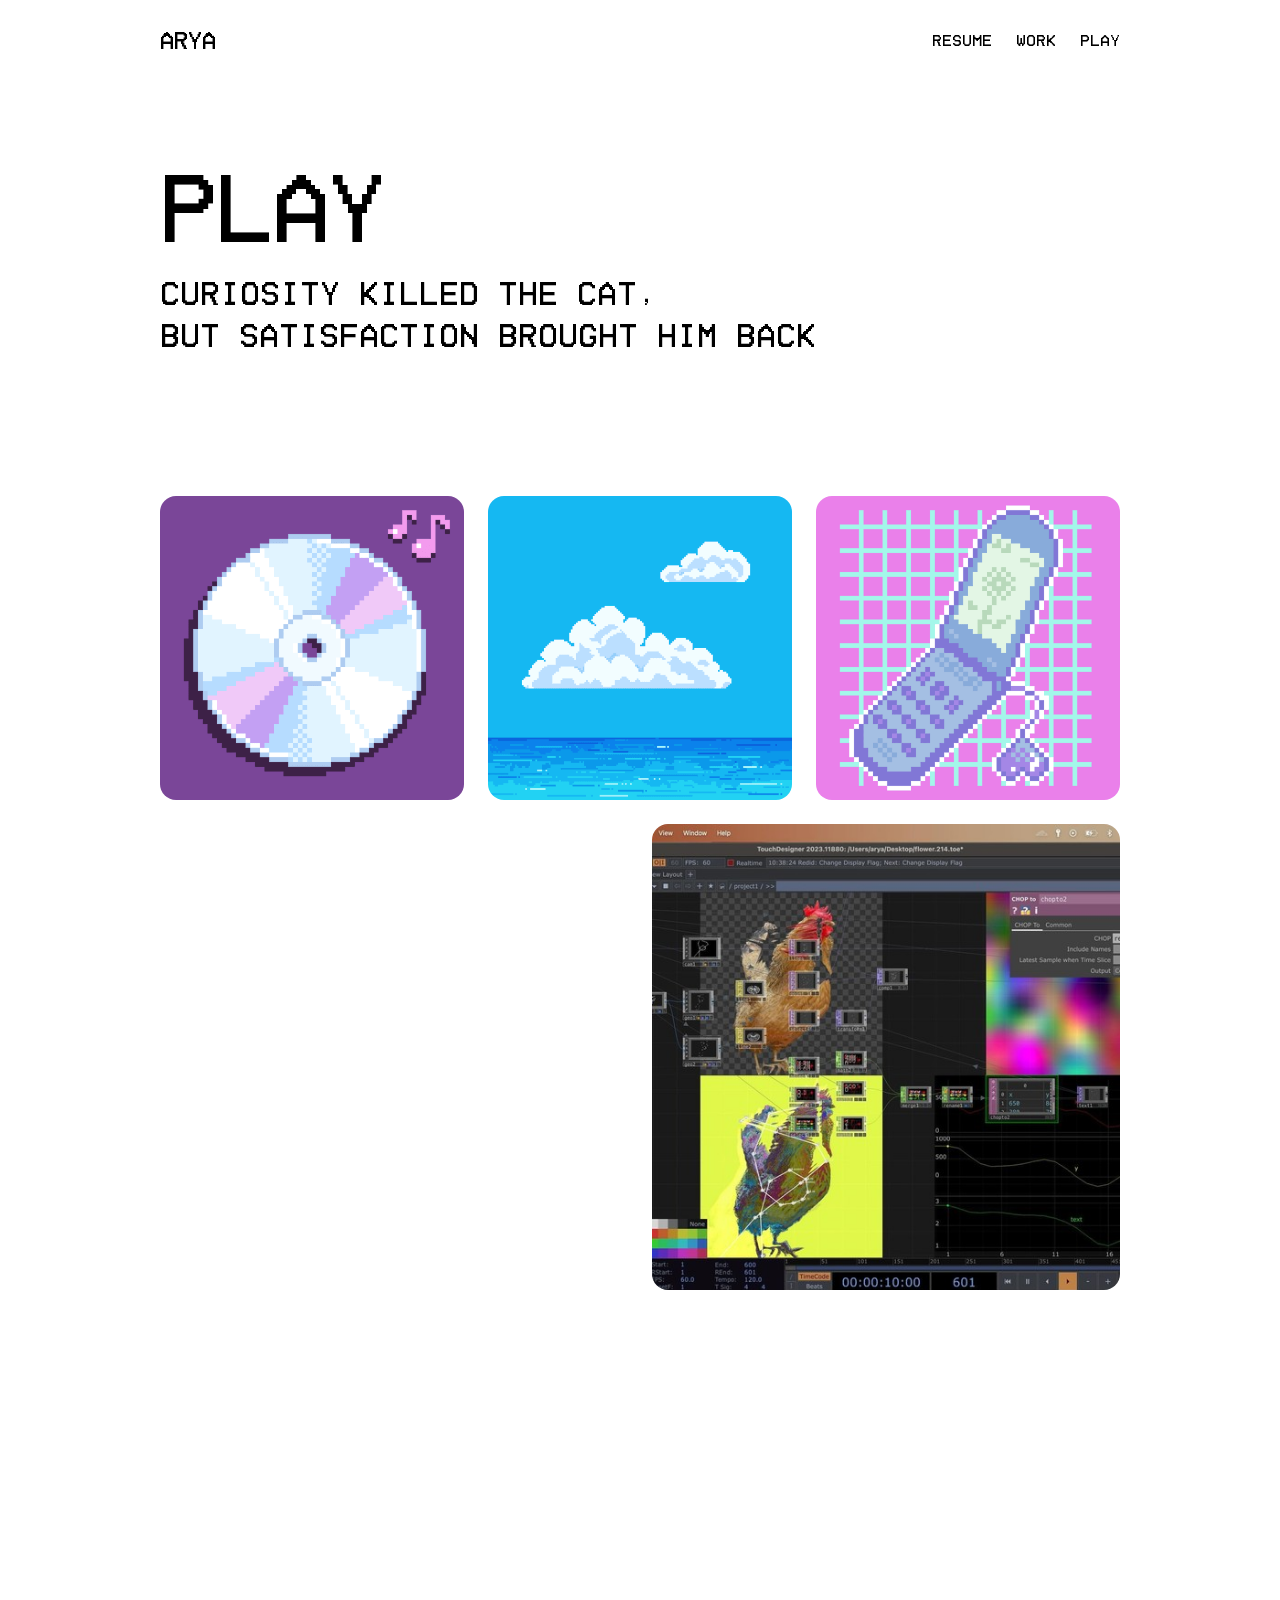
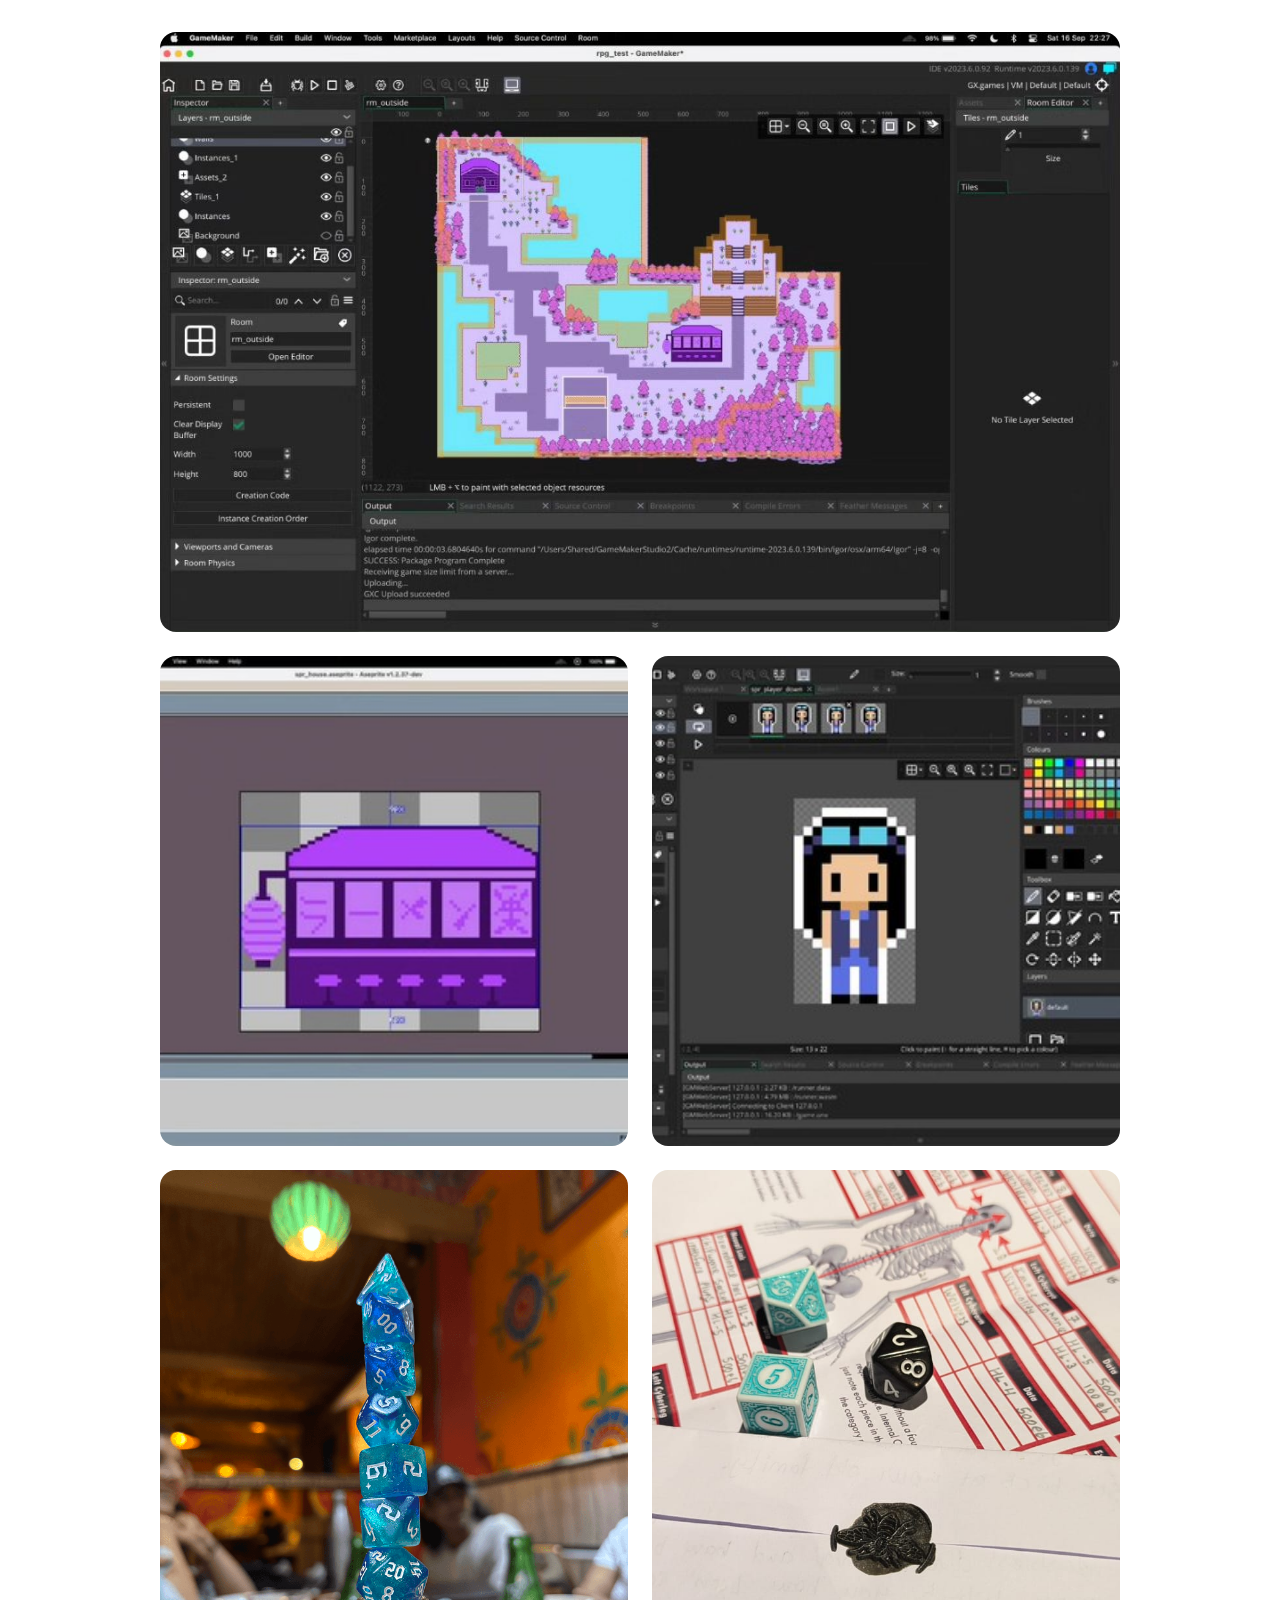
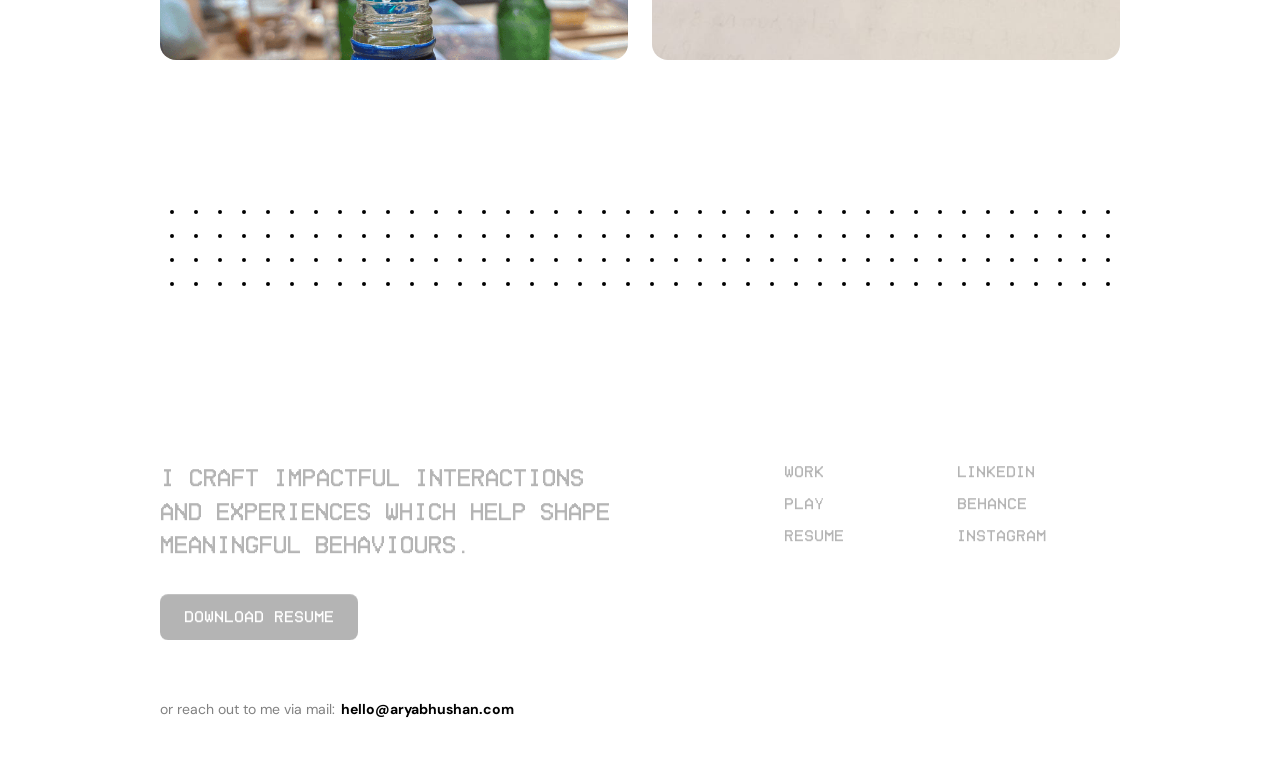
<file: play/index.html>
<!DOCTYPE html>
<html lang="en"><head>
<base href="../">
<link rel="stylesheet" href="styles.css"><script defer src="assets/js/retry-images.js"></script><script>(function(){var f=window.fetch;window.fetch=function(u,o){if(typeof u==='string'&&u.includes('.framercms')){return f('/assets/cms/'+u.split('/').pop(),o);}return f(u,o);};})();</script>
    <meta charset="utf-8">
    
    
    <script>try{if(localStorage.get("__framer_force_showing_editorbar_since")){const n=document.createElement("link");n.rel = "modulepreload";n.href="https://framer.com/edit/init.mjs";document.head.appendChild(n)}}catch(e){}</script>
    <!-- Start of headStart -->
    <!-- Hotjar Tracking Code for Site 2750447 (name missing) -->
<script>
    (function(h,o,t,j,a,r){
        h.hj=h.hj||function(){(h.hj.q=h.hj.q||[]).push(arguments)};
        h._hjSettings={hjid:2750447,hjsv:6};
        a=o.getElementsByTagName('head')[0];
        r=o.createElement('script');r.async=1;
        r.src=t+h._hjSettings.hjid+j+h._hjSettings.hjsv;
        a.appendChild(r);
    })(window,document,'https://static.hotjar.com/c/hotjar-','.js?sv=');
</script>
    <!-- End of headStart -->
    <meta name="viewport" content="width=device-width">
    <meta name="generator" content="Framer 397058d">
    <title>Arya Bhushan - Portfolio</title>
    <meta name="description" content="A free, customizable template for Digital Agencies / Designers built with Framer. Interactive experiences for web and mobile by Dawid Pietrasiak. ">
    <meta name="framer-search-index" content="https://framerusercontent.com/sites/11XxNCQfZS2pJXVf5KvWd8/searchIndex-cuMQqiB3VdyJ.json">
    <meta name="framer-search-index-fallback" content="https://framerusercontent.com/sites/11XxNCQfZS2pJXVf5KvWd8/searchIndex-cPOdlpinfJ32.json">
    <link href="assets/images/default-30.png" rel="icon" media="(prefers-color-scheme: light)">
    <link href="assets/images/default-30.png" rel="icon" media="(prefers-color-scheme: dark)">
    <link rel="apple-touch-icon" href="assets/images/image-extra-1.png">
    <!-- Open Graph / Facebook -->
    <meta property="og:type" content="website">
    <meta property="og:title" content="Arya Bhushan - Portfolio">
    <meta property="og:description" content="A free, customizable template for Digital Agencies / Designers built with Framer. Interactive experiences for web and mobile by Dawid Pietrasiak. ">
    <meta property="og:image" content="assets/images/image-extra-2-1.png">
    <!-- Twitter -->
    <meta name="twitter:card" content="summary_large_image">
    <meta name="twitter:title" content="Arya Bhushan - Portfolio">
    <meta name="twitter:description" content="A free, customizable template for Digital Agencies / Designers built with Framer. Interactive experiences for web and mobile by Dawid Pietrasiak. ">
    <meta name="twitter:image" content="assets/images/image-extra-2-1.png">
    
    <!-- Global site tag (gtag.js) - Google Analytics -->
    
    <script>
      window.dataLayer = window.dataLayer || [];
      function gtag(){window.dataLayer.push(arguments);}
      gtag('js', new Date());
      gtag('config', 'G-WTSHBPF3Q1');
    </script>
    
    
    <link href="https://fonts.gstatic.com" rel="preconnect" crossorigin="">
    <meta name="robots" content="max-image-preview:large"><link rel="canonical" href="https://aryabhushan.com/play"><meta property="og:url" content="https://aryabhushan.com/play"><!-- Start of headEnd -->
    
    <!-- End of headEnd -->
</head>
<body class="framer-body-YnLml_SNh-framer-o8TbY">
    
    <!-- Start of bodyStart -->
    
    <!-- End of bodyStart -->
    
    <div id="main" data-framer-hydrate-v2="{&quot;routeId&quot;:&quot;YnLml_SNh&quot;,&quot;localeId&quot;:&quot;default&quot;,&quot;breakpoints&quot;:[{&quot;hash&quot;:&quot;4h76zz&quot;,&quot;mediaQuery&quot;:&quot;(min-width: 1100px)&quot;},{&quot;hash&quot;:&quot;1stwdl8&quot;,&quot;mediaQuery&quot;:&quot;(min-width: 768px) and (max-width: 1099px)&quot;},{&quot;hash&quot;:&quot;1aommzb&quot;,&quot;mediaQuery&quot;:&quot;(max-width: 767px)&quot;}]}" data-framer-ssr-released-at="2025-11-10T14:50:19.351Z" data-framer-page-optimized-at="2025-11-12T08:58:52.936Z" data-framer-generated-page=""><!--$--><div data-framer-root="" class="framer-o8TbY framer-d05tR framer-OIIu6 framer-4h76zz" data-framer-cursor="1bop10o" style="min-height:100vh;width:auto"><div class="framer-1tbwdfn-container" data-framer-name="Navigation" name="Navigation"><div class="ssr-variant hidden-1aommzb hidden-1stwdl8"><div name="Navigation" class="framer-pmJ9n framer-196el7y framer-v-196el7y" data-framer-name="Desktop" style="backdrop-filter: blur(10px); background-color: var(--token-25b31a9d-211f-4aed-b06c-add80335f614, rgb(255, 255, 255)); width: 100%; opacity: 1;"><div class="framer-peochh" data-framer-name="Content" style="opacity: 1;"><div class="framer-o9mzy4" data-framer-name="Logo" style="opacity: 1;"><div class="framer-yu7lwt-container" data-framer-appear-id="yu7lwt" data-framer-cursor="18is7un" style="will-change:transform;opacity:0.001;transform:translateY(50px)"><!--$--><a class="framer-sizN0 framer-1elrd6f framer-v-1elrd6f framer-aspiev" data-framer-name="Logo" href="./" style="opacity: 1;"><div class="framer-1th6df0" style="opacity: 1;"><div class="framer-h0rt5a" data-framer-component-type="RichTextContainer" style="--framer-link-text-color: rgb(0, 153, 255); --framer-link-text-decoration: underline; transform: none; opacity: 1;"><p class="framer-text" style="--font-selector:Q1VTVE9NO0hvbWUgVmlkZW8gUmVndWxhcg==;--framer-font-family:&quot;Home Video Regular&quot;, &quot;Home Video Regular Placeholder&quot;, sans-serif;--framer-font-size:24px">Arya</p></div><div class="framer-1sltgx2" data-framer-component-type="RichTextContainer" style="--extracted-r6o4lv: rgb(217, 149, 25); --framer-link-text-color: rgb(0, 153, 255); --framer-link-text-decoration: underline; transform: none; opacity: 1;"><p class="framer-text" style="--font-selector:Q1VTVE9NO0hvbWUgVmlkZW8gUmVndWxhcg==;--framer-font-family:&quot;Home Video Regular&quot;, &quot;Home Video Regular Placeholder&quot;, sans-serif;--framer-font-size:24px;--framer-text-color:var(--extracted-r6o4lv, rgb(217, 149, 25))">Arya</p></div></div></a><!--/$--></div></div><div class="framer-12rsi9o-container" data-framer-appear-id="12rsi9o" data-framer-cursor="wtf3fz" style="will-change:transform;opacity:0.001;transform:perspective(1200px) translateY(50px)"><!--$--><a class="framer-qtVcb framer-2uxae1 framer-v-ccaq9 framer-1iv5uwi" data-framer-name="Link - New Tab" href="https://drive.google.com/file/d/1T3ZbMoytyQa1yMss7NIldPn1fFPt6l2p/view?usp=sharing" target="_blank" rel="noopener" style="opacity: 1;"><div class="framer-a6jg8u" style="opacity: 1;"><div class="framer-1k0cmpg" data-framer-component-type="RichTextContainer" style="--extracted-r6o4lv: var(--token-d2873cc6-42eb-40c0-8205-582532719427, rgb(0, 0, 0)); transform: none; opacity: 1;"><p class="framer-text" style="--font-selector:Q1VTVE9NO0hvbWUgVmlkZW8gUmVndWxhcg==;--framer-font-family:&quot;Home Video Regular&quot;, &quot;Home Video Regular Placeholder&quot;, sans-serif;--framer-line-height:1.4em;--framer-text-color:var(--extracted-r6o4lv, var(--token-d2873cc6-42eb-40c0-8205-582532719427, rgb(0, 0, 0)))">resume</p></div><div class="framer-1i92ufd" data-framer-component-type="RichTextContainer" style="--extracted-r6o4lv:var(--token-d2873cc6-42eb-40c0-8205-582532719427, rgb(0, 0, 0));opacity:0.6;transform:none"><p class="framer-text" style="--font-selector:Q1VTVE9NO0hvbWUgVmlkZW8gUmVndWxhcg==;--framer-font-family:&quot;Home Video Regular&quot;, &quot;Home Video Regular Placeholder&quot;, sans-serif;--framer-line-height:1.4em;--framer-text-color:var(--extracted-r6o4lv, var(--token-d2873cc6-42eb-40c0-8205-582532719427, rgb(0, 0, 0)))">resume</p></div></div></a><!--/$--></div><!--$--><div class="framer-1yymyeg-container" data-framer-appear-id="1yymyeg" data-framer-cursor="wtf3fz" style="will-change:transform;opacity:0.001;transform:perspective(1200px) translateY(50px)"><!--$--><a class="framer-qtVcb framer-2uxae1 framer-v-2uxae1 framer-1iv5uwi" data-framer-name="Link" href="./#work" style="opacity: 1;"><div class="framer-a6jg8u" style="opacity: 1;"><div class="framer-1k0cmpg" data-framer-component-type="RichTextContainer" style="--extracted-r6o4lv: var(--token-d2873cc6-42eb-40c0-8205-582532719427, rgb(0, 0, 0)); transform: none; opacity: 1;"><p class="framer-text" style="--font-selector:Q1VTVE9NO0hvbWUgVmlkZW8gUmVndWxhcg==;--framer-font-family:&quot;Home Video Regular&quot;, &quot;Home Video Regular Placeholder&quot;, sans-serif;--framer-line-height:1.4em;--framer-text-color:var(--extracted-r6o4lv, var(--token-d2873cc6-42eb-40c0-8205-582532719427, rgb(0, 0, 0)))">work</p></div><div class="framer-1i92ufd" data-framer-component-type="RichTextContainer" style="--extracted-r6o4lv:var(--token-d2873cc6-42eb-40c0-8205-582532719427, rgb(0, 0, 0));opacity:0.6;transform:none"><p class="framer-text" style="--font-selector:Q1VTVE9NO0hvbWUgVmlkZW8gUmVndWxhcg==;--framer-font-family:&quot;Home Video Regular&quot;, &quot;Home Video Regular Placeholder&quot;, sans-serif;--framer-line-height:1.4em;--framer-text-color:var(--extracted-r6o4lv, var(--token-d2873cc6-42eb-40c0-8205-582532719427, rgb(0, 0, 0)))">work</p></div></div></a><!--/$--></div><!--/$--><!--$--><div class="framer-tfnmhm-container" data-framer-appear-id="tfnmhm" data-framer-cursor="10w2zhv" style="will-change:transform;opacity:0.001;transform:perspective(1200px) translateY(50px)"><!--$--><a class="framer-PcqyI framer-p3sir6 framer-v-p3sir6 framer-17eh7gt" data-framer-name="Link" href="./play/" data-framer-page-link-current="true" style="opacity: 1;"><div class="framer-1nrqrzf" style="opacity: 1;"><div class="framer-p59mm1" data-framer-component-type="RichTextContainer" style="--extracted-r6o4lv: var(--token-d2873cc6-42eb-40c0-8205-582532719427, rgb(0, 0, 0)); transform: none; opacity: 1;"><p class="framer-text" style="--font-selector:Q1VTVE9NO0hvbWUgVmlkZW8gUmVndWxhcg==;--framer-font-family:&quot;Home Video Regular&quot;, &quot;Home Video Regular Placeholder&quot;, sans-serif;--framer-line-height:1.4em;--framer-text-color:var(--extracted-r6o4lv, var(--token-d2873cc6-42eb-40c0-8205-582532719427, rgb(0, 0, 0)))">play</p></div><div class="framer-1u2vjk1" data-framer-component-type="RichTextContainer" style="--extracted-r6o4lv:var(--token-d2873cc6-42eb-40c0-8205-582532719427, rgb(0, 0, 0));opacity:0.6;transform:none"><p class="framer-text" style="--font-selector:Q1VTVE9NO0hvbWUgVmlkZW8gUmVndWxhcg==;--framer-font-family:&quot;Home Video Regular&quot;, &quot;Home Video Regular Placeholder&quot;, sans-serif;--framer-line-height:1.4em;--framer-text-color:var(--extracted-r6o4lv, var(--token-d2873cc6-42eb-40c0-8205-582532719427, rgb(0, 0, 0)))">play</p></div></div></a><!--/$--></div><!--/$--></div></div></div></div><header class="framer-9bgpve" data-framer-name="Content" name="Content"><div class="framer-ckgrpy" data-framer-name="Title" name="Title"><div class="framer-k4go3r" data-framer-component-type="RichTextContainer" style="transform:none"><h1 class="framer-text framer-styles-preset-9yh8qn" data-styles-preset="m6E6O9KXZ" style="--framer-text-color:var(--token-d2873cc6-42eb-40c0-8205-582532719427, rgb(255, 255, 255))">Play</h1></div><div class="ssr-variant hidden-1aommzb"><div class="framer-uxfehp" data-framer-component-type="RichTextContainer" style="transform:none"><h2 class="framer-text framer-styles-preset-3nqyhf" data-styles-preset="YAP816Y5n" style="--framer-text-color:var(--token-d2873cc6-42eb-40c0-8205-582532719427, rgb(255, 255, 255))">curiosity killed the cat, <br class="framer-text">but satisfaction brought him back</h2></div></div></div><div class="framer-2l6m5c"><div class="framer-qg41iv"><div class="ssr-variant hidden-1aommzb hidden-1stwdl8"><div class="framer-lsnjpz" data-framer-cursor="wtf3fz" data-framer-name="Image" id="lsnjpz" name="Image" tabindex="0"><div style="position:absolute;border-radius:inherit;top:0;right:0;bottom:0;left:0" data-framer-background-image-wrapper="true"><img decoding="auto" width="3200" height="3200" sizes="max((min(100vw, 1400px) - 368px) / 3, 1px)" srcset="assets/images/image-2-1.png 512w,assets/images/image-1-1.png 1024w,assets/images/image-3-2.png 2048w,assets/images/image-4-2.png 3200w" src="assets/images/image-3-2.png" alt="" style="display:block;width:100%;height:100%;border-radius:inherit;object-position:center;object-fit:cover"></div></div></div><div class="ssr-variant hidden-1aommzb hidden-1stwdl8"><div class="framer-8bx01z" data-framer-cursor="wtf3fz" data-framer-name="Image" id="8bx01z" name="Image" tabindex="0"><div style="position:absolute;border-radius:inherit;top:0;right:0;bottom:0;left:0" data-framer-background-image-wrapper="true"><img decoding="auto" width="9000" height="9000" sizes="max((min(100vw, 1400px) - 368px) / 3, 1px)" srcset="assets/images/image-5-2.png 1022w,assets/images/image-6-2.png 1846w" src="assets/images/image-6-2.png" alt="" style="display:block;width:100%;height:100%;border-radius:inherit;object-position:center;object-fit:cover"></div></div></div><div class="ssr-variant hidden-1aommzb hidden-1stwdl8"><div class="framer-jlj1m1" data-framer-cursor="wtf3fz" data-framer-name="Image" id="jlj1m1" name="Image" tabindex="0"><div style="position:absolute;border-radius:inherit;top:0;right:0;bottom:0;left:0" data-framer-background-image-wrapper="true"><img decoding="auto" width="3200" height="3200" sizes="max((min(100vw, 1400px) - 368px) / 3, 1px)" srcset="assets/images/image-8-2.png 512w,assets/images/image-7-2.png 1024w,assets/images/image-9-1.png 2048w,assets/images/image-10-1.png 3200w" src="assets/images/image-9-1.png" alt="" style="display:block;width:100%;height:100%;border-radius:inherit;object-position:center;object-fit:cover"></div></div></div></div><div class="framer-1426ijv"><div class="framer-d1v9aa-container"><video src="assets/videos/play-video-1.mp4" loop="" autoplay="" muted="" playsinline="" style="width:100%;height:100%;border-radius:16px;display:block;object-fit:cover;background-color:rgba(0, 0, 0, 0);object-position:50% 50%"></video></div><div class="ssr-variant hidden-1aommzb hidden-1stwdl8"><div class="framer-7citn5" data-framer-cursor="wtf3fz" data-framer-name="Image" id="7citn5" name="Image" tabindex="0"><div style="position:absolute;border-radius:inherit;top:0;right:0;bottom:0;left:0" data-framer-background-image-wrapper="true"><img decoding="auto" width="1080" height="1080" sizes="max((min(100vw, 1400px) - 344px) / 2, 1px)" srcset="assets/images/image-12.jpg 512w,assets/images/image-13.jpg 1024w,assets/images/image-11.jpg 1080w" src="assets/images/image-11.jpg" alt="" style="display:block;width:100%;height:100%;border-radius:inherit;object-position:52% 29%;object-fit:cover"></div></div></div></div><div class="framer-1df5rxa"><div class="framer-1kywc3a-container"><video src="assets/videos/play-video-2.mp4" loop="" autoplay="" muted="" playsinline="" style="width:100%;height:100%;border-radius:16px;display:block;object-fit:cover;background-color:rgba(0, 0, 0, 0);object-position:50% 50%"></video></div><div class="framer-130b2bq-container"><video src="assets/videos/play-video-3.mp4" loop="" autoplay="" muted="" playsinline="" style="width:100%;height:100%;border-radius:16px;display:block;object-fit:cover;background-color:rgba(0, 0, 0, 0);object-position:50% 50%"></video></div></div><div class="framer-1eljk3d"><div class="ssr-variant hidden-1aommzb hidden-1stwdl8"><div class="framer-ufahcz" data-framer-cursor="wtf3fz" data-framer-name="Image" id="ufahcz" name="Image" tabindex="0"><div style="position:absolute;border-radius:inherit;top:0;right:0;bottom:0;left:0" data-framer-background-image-wrapper="true"><img decoding="async" loading="lazy" width="1080" height="674" sizes="max(min(100vw, 1400px) - 320px, 1px)" srcset="assets/images/image-15-1.png 512w,assets/images/image-16-1.png 1024w,assets/images/image-14-2.png 1080w" src="assets/images/image-14-2.png" alt="" style="display:block;width:100%;height:100%;border-radius:inherit;object-position:center;object-fit:cover"></div></div></div></div><div class="framer-1lm3p0h"><div class="ssr-variant hidden-1aommzb hidden-1stwdl8"><div class="framer-om56o7" data-framer-cursor="wtf3fz" data-framer-name="Image" id="om56o7" name="Image" tabindex="0"><div style="position:absolute;border-radius:inherit;top:0;right:0;bottom:0;left:0" data-framer-background-image-wrapper="true"><img decoding="async" loading="lazy" width="1080" height="674" sizes="max((min(100vw, 1400px) - 344px) / 2, 1px)" srcset="assets/images/image-18-2.png 512w,assets/images/image-19-2.png 1024w,assets/images/image-17-1.png 1080w" src="assets/images/image-17-1.png" alt="" style="display:block;width:100%;height:100%;border-radius:inherit;object-position:61.2% 53.4%;object-fit:cover"></div></div></div><div class="ssr-variant hidden-1aommzb hidden-1stwdl8"><div class="framer-1au2s9y" data-framer-cursor="wtf3fz" data-framer-name="Image" id="1au2s9y" name="Image" tabindex="0"><div style="position:absolute;border-radius:inherit;top:0;right:0;bottom:0;left:0" data-framer-background-image-wrapper="true"><img decoding="async" loading="lazy" width="1080" height="675" sizes="max((min(100vw, 1400px) - 344px) / 2, 1px)" srcset="assets/images/image-21-2.png 512w,assets/images/image-22-2.png 1024w,assets/images/image-20-2.png 1080w" src="assets/images/image-20-2.png" alt="" style="display:block;width:100%;height:100%;border-radius:inherit;object-position:43% 50.8%;object-fit:cover"></div></div></div></div><div class="framer-1wutg85"><div class="ssr-variant hidden-1aommzb hidden-1stwdl8"><div class="framer-sivuqu" data-framer-cursor="wtf3fz" data-framer-name="Image" id="sivuqu" name="Image" tabindex="0"><div style="position:absolute;border-radius:inherit;top:0;right:0;bottom:0;left:0" data-framer-background-image-wrapper="true"><img decoding="async" loading="lazy" width="1376" height="1842" sizes="max((min(100vw, 1400px) - 344px) / 2, 1px)" srcset="assets/images/image-24-2.png 764w,assets/images/image-23-2.png 1376w" src="assets/images/image-23-2.png" alt="" style="display:block;width:100%;height:100%;border-radius:inherit;object-position:center top;object-fit:cover"></div></div></div><div class="ssr-variant hidden-1aommzb hidden-1stwdl8"><div class="framer-uun07v" data-framer-cursor="wtf3fz" data-framer-name="Image" id="uun07v" name="Image" tabindex="0"><div style="position:absolute;border-radius:inherit;top:0;right:0;bottom:0;left:0" data-framer-background-image-wrapper="true"><img decoding="async" loading="lazy" width="720" height="1280" sizes="max((min(100vw, 1400px) - 344px) / 2, 1px)" srcset="assets/images/image-26.jpg 576w,assets/images/image-25.jpg 720w" src="assets/images/image-25.jpg" alt="" style="display:block;width:100%;height:100%;border-radius:inherit;object-position:center;object-fit:cover"></div></div></div></div></div><div class="framer-tmdb2"><div data-framer-background-image-wrapper="true" style="position:absolute;border-radius:inherit;top:0;right:0;bottom:0;left:0;background-image:url(assets/images/play-28.svg);background-repeat:repeat;background-position:left top;border:0;background-size:48px auto"></div></div><div class="ssr-variant hidden-1aommzb hidden-1stwdl8"><div class="framer-qrjmf7-container"><div class="framer-xk2YY framer-I7xnY framer-IEo4N framer-4wPMh framer-1kdg08l framer-v-1kdg08l" data-framer-name="Desktop" style="width: 100%; opacity: 1;"><div class="framer-d9j8ez" data-framer-name="Top Section" style="will-change:transform;opacity:0;transform:perspective(1200px) translateY(30px)"><div class="framer-1qqnoso" data-framer-name="Info" style="opacity: 1;"><div class="framer-2w0pkb" data-framer-component-type="RichTextContainer" style="--extracted-1of0zx5: var(--token-d2873cc6-42eb-40c0-8205-582532719427, rgb(255, 255, 255)); transform: none; opacity: 1;"><h2 class="framer-text framer-styles-preset-1wml6uu" data-styles-preset="fVxnimdqP" style="--framer-text-color:var(--extracted-1of0zx5, var(--token-d2873cc6-42eb-40c0-8205-582532719427, rgb(255, 255, 255)))">I craft impactful interactions and experiences which help shape meaningful behaviours.</h2></div><div class="framer-2uuzfw-container" data-framer-cursor="wtf3fz" style="opacity: 1;"><!--$--><a class="framer-YfpS4 framer-C7MZb framer-6aius7 framer-v-6aius7 framer-pzjpwl" data-framer-name="Normal" data-highlight="true" data-reset="button" href="https://drive.google.com/file/d/1T3ZbMoytyQa1yMss7NIldPn1fFPt6l2p/view?usp=sharing" target="_blank" rel="noopener" tabindex="0" style="--135cyrv: 0px 2px 0px 0px rgb(48, 48, 48); --border-bottom-width: 0px; --border-color: rgba(0, 0, 0, 0); --border-left-width: 0px; --border-right-width: 0px; --border-style: solid; --border-top-width: 0px; background-color: var(--token-d2873cc6-42eb-40c0-8205-582532719427, rgb(255, 255, 255)); border-radius: 8px; box-shadow: none; opacity: 1;"><div class="framer-1wjsxfs" data-framer-component-type="RichTextContainer" style="--extracted-r6o4lv: var(--token-25b31a9d-211f-4aed-b06c-add80335f614, rgb(0, 0, 0)); transform: none; opacity: 1;"><p class="framer-text framer-styles-preset-qessr" data-styles-preset="wmoEKSxEw" style="--framer-text-color:var(--extracted-r6o4lv, var(--token-25b31a9d-211f-4aed-b06c-add80335f614, rgb(0, 0, 0)))">Download Resume</p></div></a><!--/$--></div></div><div class="framer-6zk6op" data-framer-name="Explore" style="opacity: 1;"><div class="framer-1htd51w" data-framer-name="Links" style="opacity: 1;"><div class="framer-1u4s1fr" style="opacity: 1;"><!--$--><div class="framer-cm2rj5-container" data-framer-cursor="wtf3fz" style="opacity: 1;"><!--$--><a class="framer-qtVcb framer-2uxae1 framer-v-2uxae1 framer-1iv5uwi" data-framer-name="Link" href="./" style="height: 100%; opacity: 1;"><div class="framer-a6jg8u" style="opacity: 1;"><div class="framer-1k0cmpg" data-framer-component-type="RichTextContainer" style="--extracted-r6o4lv: var(--token-d2873cc6-42eb-40c0-8205-582532719427, rgb(0, 0, 0)); transform: none; opacity: 1;"><p class="framer-text" style="--font-selector:Q1VTVE9NO0hvbWUgVmlkZW8gUmVndWxhcg==;--framer-font-family:&quot;Home Video Regular&quot;, &quot;Home Video Regular Placeholder&quot;, sans-serif;--framer-line-height:1.4em;--framer-text-color:var(--extracted-r6o4lv, var(--token-d2873cc6-42eb-40c0-8205-582532719427, rgb(0, 0, 0)))">Work</p></div><div class="framer-1i92ufd" data-framer-component-type="RichTextContainer" style="--extracted-r6o4lv:var(--token-d2873cc6-42eb-40c0-8205-582532719427, rgb(0, 0, 0));opacity:0.6;transform:none"><p class="framer-text" style="--font-selector:Q1VTVE9NO0hvbWUgVmlkZW8gUmVndWxhcg==;--framer-font-family:&quot;Home Video Regular&quot;, &quot;Home Video Regular Placeholder&quot;, sans-serif;--framer-line-height:1.4em;--framer-text-color:var(--extracted-r6o4lv, var(--token-d2873cc6-42eb-40c0-8205-582532719427, rgb(0, 0, 0)))">Work</p></div></div></a><!--/$--></div><!--/$--><!--$--><div class="framer-10t903v-container" data-framer-cursor="10w2zhv" style="opacity: 1;"><!--$--><a class="framer-PcqyI framer-p3sir6 framer-v-p3sir6 framer-17eh7gt" data-framer-name="Link" href="./play/" data-framer-page-link-current="true" style="height: 100%; opacity: 1;"><div class="framer-1nrqrzf" style="opacity: 1;"><div class="framer-p59mm1" data-framer-component-type="RichTextContainer" style="--extracted-r6o4lv: var(--token-d2873cc6-42eb-40c0-8205-582532719427, rgb(0, 0, 0)); transform: none; opacity: 1;"><p class="framer-text" style="--font-selector:Q1VTVE9NO0hvbWUgVmlkZW8gUmVndWxhcg==;--framer-font-family:&quot;Home Video Regular&quot;, &quot;Home Video Regular Placeholder&quot;, sans-serif;--framer-line-height:1.4em;--framer-text-color:var(--extracted-r6o4lv, var(--token-d2873cc6-42eb-40c0-8205-582532719427, rgb(0, 0, 0)))">Play</p></div><div class="framer-1u2vjk1" data-framer-component-type="RichTextContainer" style="--extracted-r6o4lv:var(--token-d2873cc6-42eb-40c0-8205-582532719427, rgb(0, 0, 0));opacity:0.6;transform:none"><p class="framer-text" style="--font-selector:Q1VTVE9NO0hvbWUgVmlkZW8gUmVndWxhcg==;--framer-font-family:&quot;Home Video Regular&quot;, &quot;Home Video Regular Placeholder&quot;, sans-serif;--framer-line-height:1.4em;--framer-text-color:var(--extracted-r6o4lv, var(--token-d2873cc6-42eb-40c0-8205-582532719427, rgb(0, 0, 0)))">Play</p></div></div></a><!--/$--></div><!--/$--><div class="framer-1s68sdu-container" data-framer-cursor="wtf3fz" style="opacity: 1;"><!--$--><a class="framer-qtVcb framer-2uxae1 framer-v-2uxae1 framer-1iv5uwi" data-framer-name="Link" href="https://drive.google.com/file/d/1T3ZbMoytyQa1yMss7NIldPn1fFPt6l2p/view?usp=sharing" rel="noopener" style="height: 100%; opacity: 1;"><div class="framer-a6jg8u" style="opacity: 1;"><div class="framer-1k0cmpg" data-framer-component-type="RichTextContainer" style="--extracted-r6o4lv: var(--token-d2873cc6-42eb-40c0-8205-582532719427, rgb(0, 0, 0)); transform: none; opacity: 1;"><p class="framer-text" style="--font-selector:Q1VTVE9NO0hvbWUgVmlkZW8gUmVndWxhcg==;--framer-font-family:&quot;Home Video Regular&quot;, &quot;Home Video Regular Placeholder&quot;, sans-serif;--framer-line-height:1.4em;--framer-text-color:var(--extracted-r6o4lv, var(--token-d2873cc6-42eb-40c0-8205-582532719427, rgb(0, 0, 0)))">Resume</p></div><div class="framer-1i92ufd" data-framer-component-type="RichTextContainer" style="--extracted-r6o4lv:var(--token-d2873cc6-42eb-40c0-8205-582532719427, rgb(0, 0, 0));opacity:0.6;transform:none"><p class="framer-text" style="--font-selector:Q1VTVE9NO0hvbWUgVmlkZW8gUmVndWxhcg==;--framer-font-family:&quot;Home Video Regular&quot;, &quot;Home Video Regular Placeholder&quot;, sans-serif;--framer-line-height:1.4em;--framer-text-color:var(--extracted-r6o4lv, var(--token-d2873cc6-42eb-40c0-8205-582532719427, rgb(0, 0, 0)))">Resume</p></div></div></a><!--/$--></div></div><div class="framer-1nt6o2e" style="opacity: 1;"><div class="framer-ps8fz1-container" data-framer-cursor="wtf3fz" style="opacity: 1;"><!--$--><a class="framer-qtVcb framer-2uxae1 framer-v-2uxae1 framer-1iv5uwi" data-framer-name="Link" href="https://www.linkedin.com/in/aryabhushan/" rel="noopener" style="height: 100%; opacity: 1;"><div class="framer-a6jg8u" style="opacity: 1;"><div class="framer-1k0cmpg" data-framer-component-type="RichTextContainer" style="--extracted-r6o4lv: var(--token-d2873cc6-42eb-40c0-8205-582532719427, rgb(0, 0, 0)); transform: none; opacity: 1;"><p class="framer-text" style="--font-selector:Q1VTVE9NO0hvbWUgVmlkZW8gUmVndWxhcg==;--framer-font-family:&quot;Home Video Regular&quot;, &quot;Home Video Regular Placeholder&quot;, sans-serif;--framer-line-height:1.4em;--framer-text-color:var(--extracted-r6o4lv, var(--token-d2873cc6-42eb-40c0-8205-582532719427, rgb(0, 0, 0)))">LinkedIn</p></div><div class="framer-1i92ufd" data-framer-component-type="RichTextContainer" style="--extracted-r6o4lv:var(--token-d2873cc6-42eb-40c0-8205-582532719427, rgb(0, 0, 0));opacity:0.6;transform:none"><p class="framer-text" style="--font-selector:Q1VTVE9NO0hvbWUgVmlkZW8gUmVndWxhcg==;--framer-font-family:&quot;Home Video Regular&quot;, &quot;Home Video Regular Placeholder&quot;, sans-serif;--framer-line-height:1.4em;--framer-text-color:var(--extracted-r6o4lv, var(--token-d2873cc6-42eb-40c0-8205-582532719427, rgb(0, 0, 0)))">LinkedIn</p></div></div></a><!--/$--></div><div class="framer-16aoz1f-container" data-framer-cursor="wtf3fz" style="opacity: 1;"><!--$--><a class="framer-qtVcb framer-2uxae1 framer-v-2uxae1 framer-1iv5uwi" data-framer-name="Link" href="https://www.behance.net/aryabhushan" rel="noopener" style="height: 100%; opacity: 1;"><div class="framer-a6jg8u" style="opacity: 1;"><div class="framer-1k0cmpg" data-framer-component-type="RichTextContainer" style="--extracted-r6o4lv: var(--token-d2873cc6-42eb-40c0-8205-582532719427, rgb(0, 0, 0)); transform: none; opacity: 1;"><p class="framer-text" style="--font-selector:Q1VTVE9NO0hvbWUgVmlkZW8gUmVndWxhcg==;--framer-font-family:&quot;Home Video Regular&quot;, &quot;Home Video Regular Placeholder&quot;, sans-serif;--framer-line-height:1.4em;--framer-text-color:var(--extracted-r6o4lv, var(--token-d2873cc6-42eb-40c0-8205-582532719427, rgb(0, 0, 0)))">Behance</p></div><div class="framer-1i92ufd" data-framer-component-type="RichTextContainer" style="--extracted-r6o4lv:var(--token-d2873cc6-42eb-40c0-8205-582532719427, rgb(0, 0, 0));opacity:0.6;transform:none"><p class="framer-text" style="--font-selector:Q1VTVE9NO0hvbWUgVmlkZW8gUmVndWxhcg==;--framer-font-family:&quot;Home Video Regular&quot;, &quot;Home Video Regular Placeholder&quot;, sans-serif;--framer-line-height:1.4em;--framer-text-color:var(--extracted-r6o4lv, var(--token-d2873cc6-42eb-40c0-8205-582532719427, rgb(0, 0, 0)))">Behance</p></div></div></a><!--/$--></div><div class="framer-1j7buoy-container" data-framer-cursor="wtf3fz" style="opacity: 1;"><!--$--><a class="framer-qtVcb framer-2uxae1 framer-v-2uxae1 framer-1iv5uwi" data-framer-name="Link" href="https://www.instagram.com/arya.gif" rel="noopener" style="height: 100%; opacity: 1;"><div class="framer-a6jg8u" style="opacity: 1;"><div class="framer-1k0cmpg" data-framer-component-type="RichTextContainer" style="--extracted-r6o4lv: var(--token-d2873cc6-42eb-40c0-8205-582532719427, rgb(0, 0, 0)); transform: none; opacity: 1;"><p class="framer-text" style="--font-selector:Q1VTVE9NO0hvbWUgVmlkZW8gUmVndWxhcg==;--framer-font-family:&quot;Home Video Regular&quot;, &quot;Home Video Regular Placeholder&quot;, sans-serif;--framer-line-height:1.4em;--framer-text-color:var(--extracted-r6o4lv, var(--token-d2873cc6-42eb-40c0-8205-582532719427, rgb(0, 0, 0)))">Instagram</p></div><div class="framer-1i92ufd" data-framer-component-type="RichTextContainer" style="--extracted-r6o4lv:var(--token-d2873cc6-42eb-40c0-8205-582532719427, rgb(0, 0, 0));opacity:0.6;transform:none"><p class="framer-text" style="--font-selector:Q1VTVE9NO0hvbWUgVmlkZW8gUmVndWxhcg==;--framer-font-family:&quot;Home Video Regular&quot;, &quot;Home Video Regular Placeholder&quot;, sans-serif;--framer-line-height:1.4em;--framer-text-color:var(--extracted-r6o4lv, var(--token-d2873cc6-42eb-40c0-8205-582532719427, rgb(0, 0, 0)))">Instagram</p></div></div></a><!--/$--></div></div></div></div></div><div class="framer-ovc2bb" style="opacity: 1;"><div class="framer-xhld13" data-framer-component-type="RichTextContainer" style="--extracted-r6o4lv: var(--token-d47bba34-339e-4038-8c6c-631863cff0b3, rgb(128, 128, 128)); transform: none; opacity: 1;"><p class="framer-text framer-styles-preset-11ikni5" data-styles-preset="L1pi_pUeb" style="--framer-text-color:var(--extracted-r6o4lv, var(--token-d47bba34-339e-4038-8c6c-631863cff0b3, rgb(128, 128, 128)))">or reach out to me via mail: </p></div><div class="framer-1mugef7" data-framer-cursor="wtf3fz" data-framer-component-type="RichTextContainer" style="--extracted-r6o4lv: var(--token-d2873cc6-42eb-40c0-8205-582532719427, rgb(255, 255, 255)); transform: none; opacity: 1;"><p class="framer-text framer-styles-preset-11ikni5" data-styles-preset="L1pi_pUeb" style="--framer-text-color:var(--extracted-r6o4lv, var(--token-d2873cc6-42eb-40c0-8205-582532719427, rgb(255, 255, 255)))"><!--$--><a class="framer-text framer-styles-preset-1wicq5s" data-styles-preset="ro7OPezbn" href="https://hello@aryabhushan.com" rel="noopener"><strong class="framer-text">hello@aryabhushan.com</strong></a><!--/$--></p></div></div></div></div></div></header></div><div class="framer-o8TbY framer-d05tR framer-OIIu6" id="overlay"></div><!--/$--><div class="framer-nd7Vd framer-1hhllzf framer-pointer-events-none framer-v-1hhllzf" data-framer-name="Default" tabindex="0" style="position: fixed; top: 0px; left: 0px; z-index: 13; pointer-events: none; opacity: 0; transform: translate(0%, 0%);"><div data-framer-background-image-wrapper="true" style="position: absolute; border-radius: inherit; inset: 0px;"><img decoding="auto" width="160" height="160" src="assets/images/default-30.png" alt="" style="display: block; width: 100%; height: 100%; border-radius: inherit; object-position: center center; object-fit: cover;"></div></div></div><script>(()=>{function u(){function n(t,e,i){let r=document.createElement("a");r.href=t,r.target=i,r.rel=e,document.body.appendChild(r),r.click(),r.remove()}function o(t){if(this.dataset.hydrated){this.removeEventListener("click",o);return}t.preventDefault(),t.stopPropagation();let e=this.getAttribute("href");if(!e)return;if(/Mac|iPod|iPhone|iPad/u.test(navigator.userAgent)?t.metaKey:t.ctrlKey)return n(e,"","_blank");let r=this.getAttribute("rel")??"",c=this.getAttribute("target")??"";n(e,r,c)}function a(t){if(this.dataset.hydrated){this.removeEventListener("auxclick",o);return}t.preventDefault(),t.stopPropagation();let e=this.getAttribute("href");e&&n(e,"","_blank")}function s(t){if(this.dataset.hydrated){this.removeEventListener("keydown",s);return}if(t.key!=="Enter")return;t.preventDefault(),t.stopPropagation();let e=this.getAttribute("href");if(!e)return;let i=this.getAttribute("rel")??"",r=this.getAttribute("target")??"";n(e,i,r)}document.querySelectorAll("[data-nested-link]").forEach(t=>{t instanceof HTMLElement&&(t.addEventListener("click",o),t.addEventListener("auxclick",a),t.addEventListener("keydown",s))})}return u})()()</script><script>(()=>{function i(){for(let e of document.querySelectorAll("[data-framer-original-sizes]")){let t=e.getAttribute("data-framer-original-sizes");t===""?e.removeAttribute("sizes"):e.setAttribute("sizes",t),e.removeAttribute("data-framer-original-sizes")}}function a(){window.__framer_onRewriteBreakpoints=i}return a})()()</script>
    <script>!function(){var w="framer_variant";function u(a,r){let n=r.indexOf("#"),t=n===-1?r:r.substring(0,n),i=n===-1?"":r.substring(n),e=t.indexOf("?"),h=e===-1?t:t.substring(0,e),d=e===-1?"":t.substring(e),s=new URLSearchParams(d),g=new URLSearchParams(a);for(let[o,l]of g)s.has(o)||o!==w&&s.append(o,l);let c=s.toString();return c===""?t+i:h+"?"+c+i}var p='div#main a[href^="#"],div#main a[href^="/"],div#main a[href^="."]',f="div#main a[data-framer-preserve-params]",m,S=(m=document.currentScript)==null?void 0:m.hasAttribute("data-preserve-internal-params");if(window.location.search&&!/bot|-google|google-|yandex|ia_archiver|crawl|spider/iu.test(navigator.userAgent)){let a=document.querySelectorAll(S?`${p},${f}`:f);for(let r of a){let n=u(window.location.search,r.href);r.setAttribute("href",n)}}
}()</script>
    
    
    <script data-framer-appear-animation="reduce"></script>
    <script>typeof document<"u"&&(window.process={...window.process,env:{...window.process?.env,NODE_ENV:"production"}});</script>
    <link rel="modulepreload" fetchpriority="low" href="assets/js/react.Dlc_5wbq.mjs"><link rel="modulepreload" fetchpriority="low" href="assets/js/rolldown-runtime.DejPTh6N.mjs"><link rel="modulepreload" fetchpriority="low" href="assets/js/framer.CdXSAYBI.mjs"><link rel="modulepreload" fetchpriority="low" href="assets/js/motion.kS0CwRFf.mjs"><link rel="modulepreload" fetchpriority="low" href="assets/js/57uz1yveRN4td8KhDXbfc6Q1IxKi_K9qyjMrM0Xlny0.BuM59v-k.mjs"><link rel="modulepreload" fetchpriority="low" href="assets/js/YAP816Y5n.ZXznfVC_.mjs"><link rel="modulepreload" fetchpriority="low" href="assets/js/shared-lib.DqPkeGiL.mjs"><link rel="modulepreload" fetchpriority="low" href="assets/js/YnLml_SNh.CNQrd7DC.mjs"><link rel="modulepreload" fetchpriority="low" href="assets/js/m6E6O9KXZ.TNb1kELd.mjs"><link rel="modulepreload" fetchpriority="low" href="assets/js/script_main.B2kKunvu.mjs"><script type="module" async="" data-framer-bundle="main" fetchpriority="low" src="assets/js/script_main.B2kKunvu.mjs"></script><div id="svg-templates" style="position: absolute; overflow: hidden; bottom: 0; left: 0; width: 0; height: 0; z-index: 0; contain: strict" aria-hidden="true">
</div>
    <!-- Start of bodyEnd -->
    
    <!-- End of bodyEnd -->


</body></html>
</file>
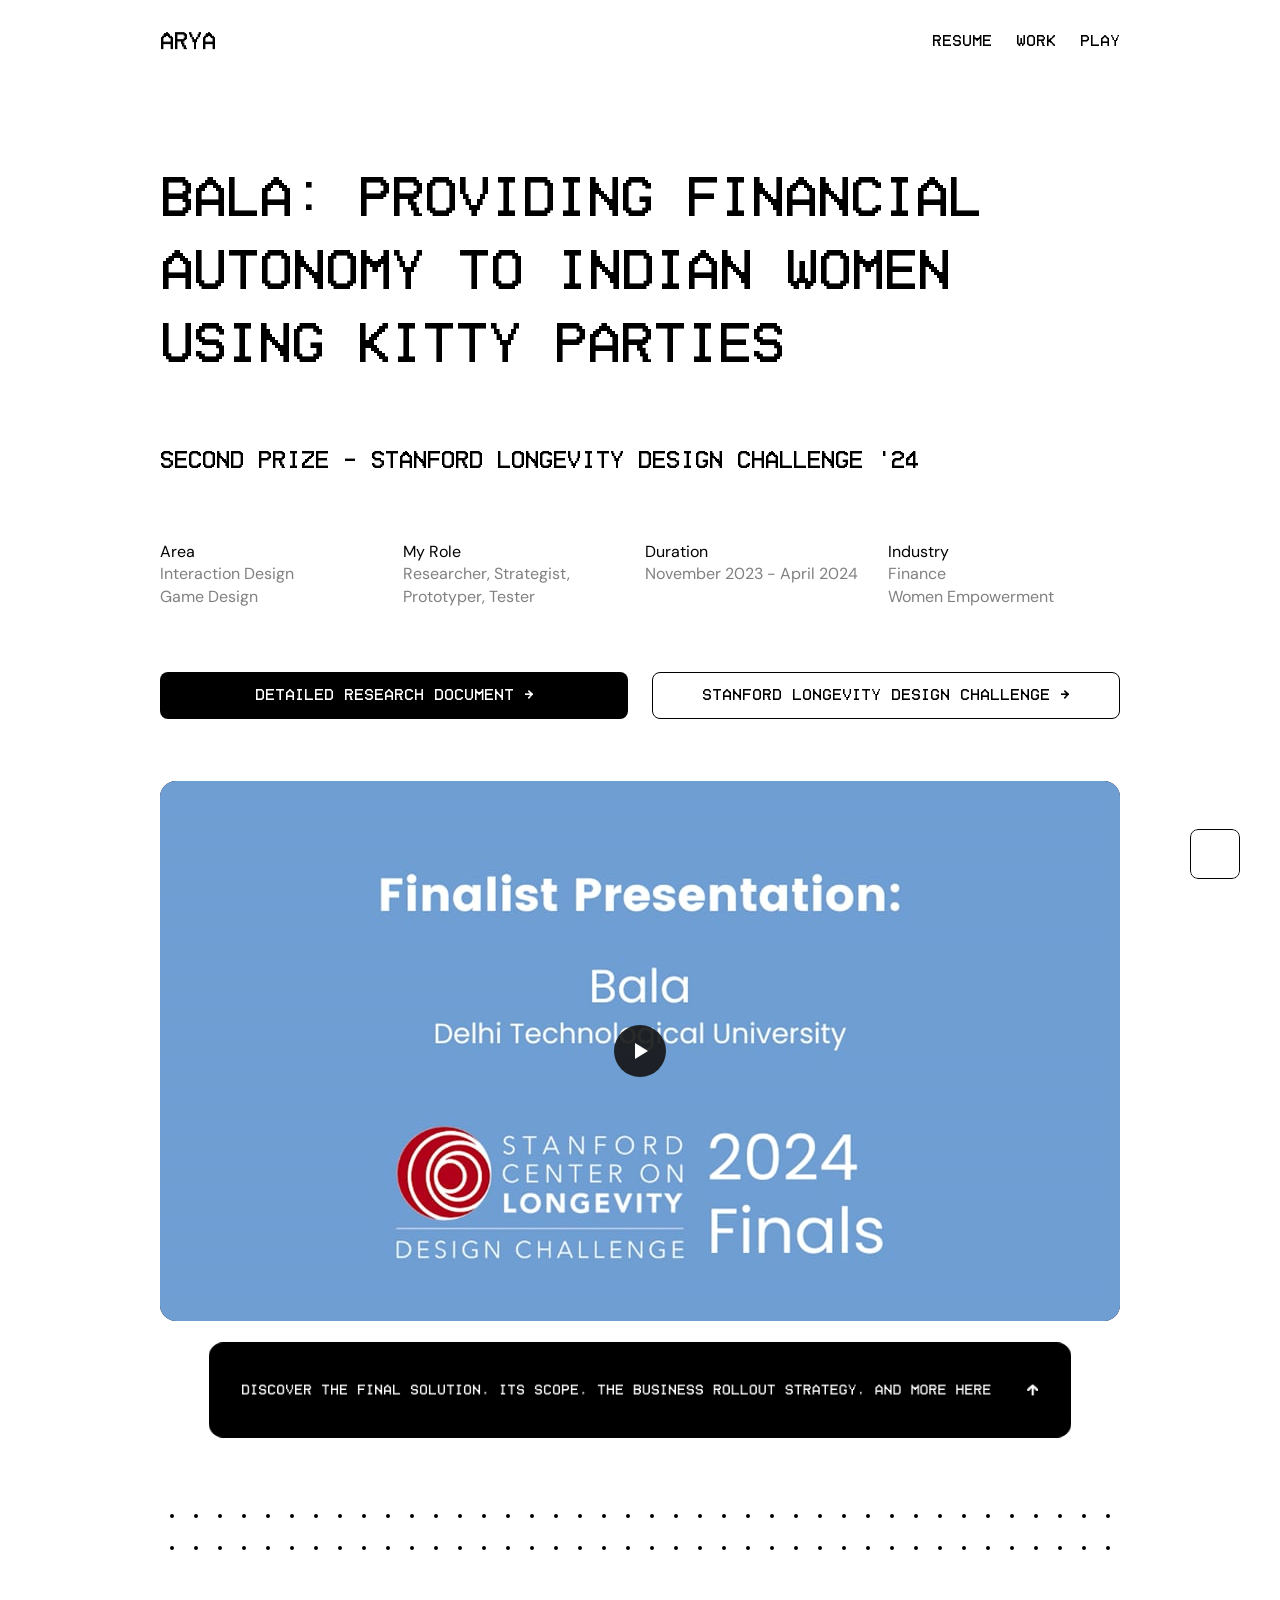
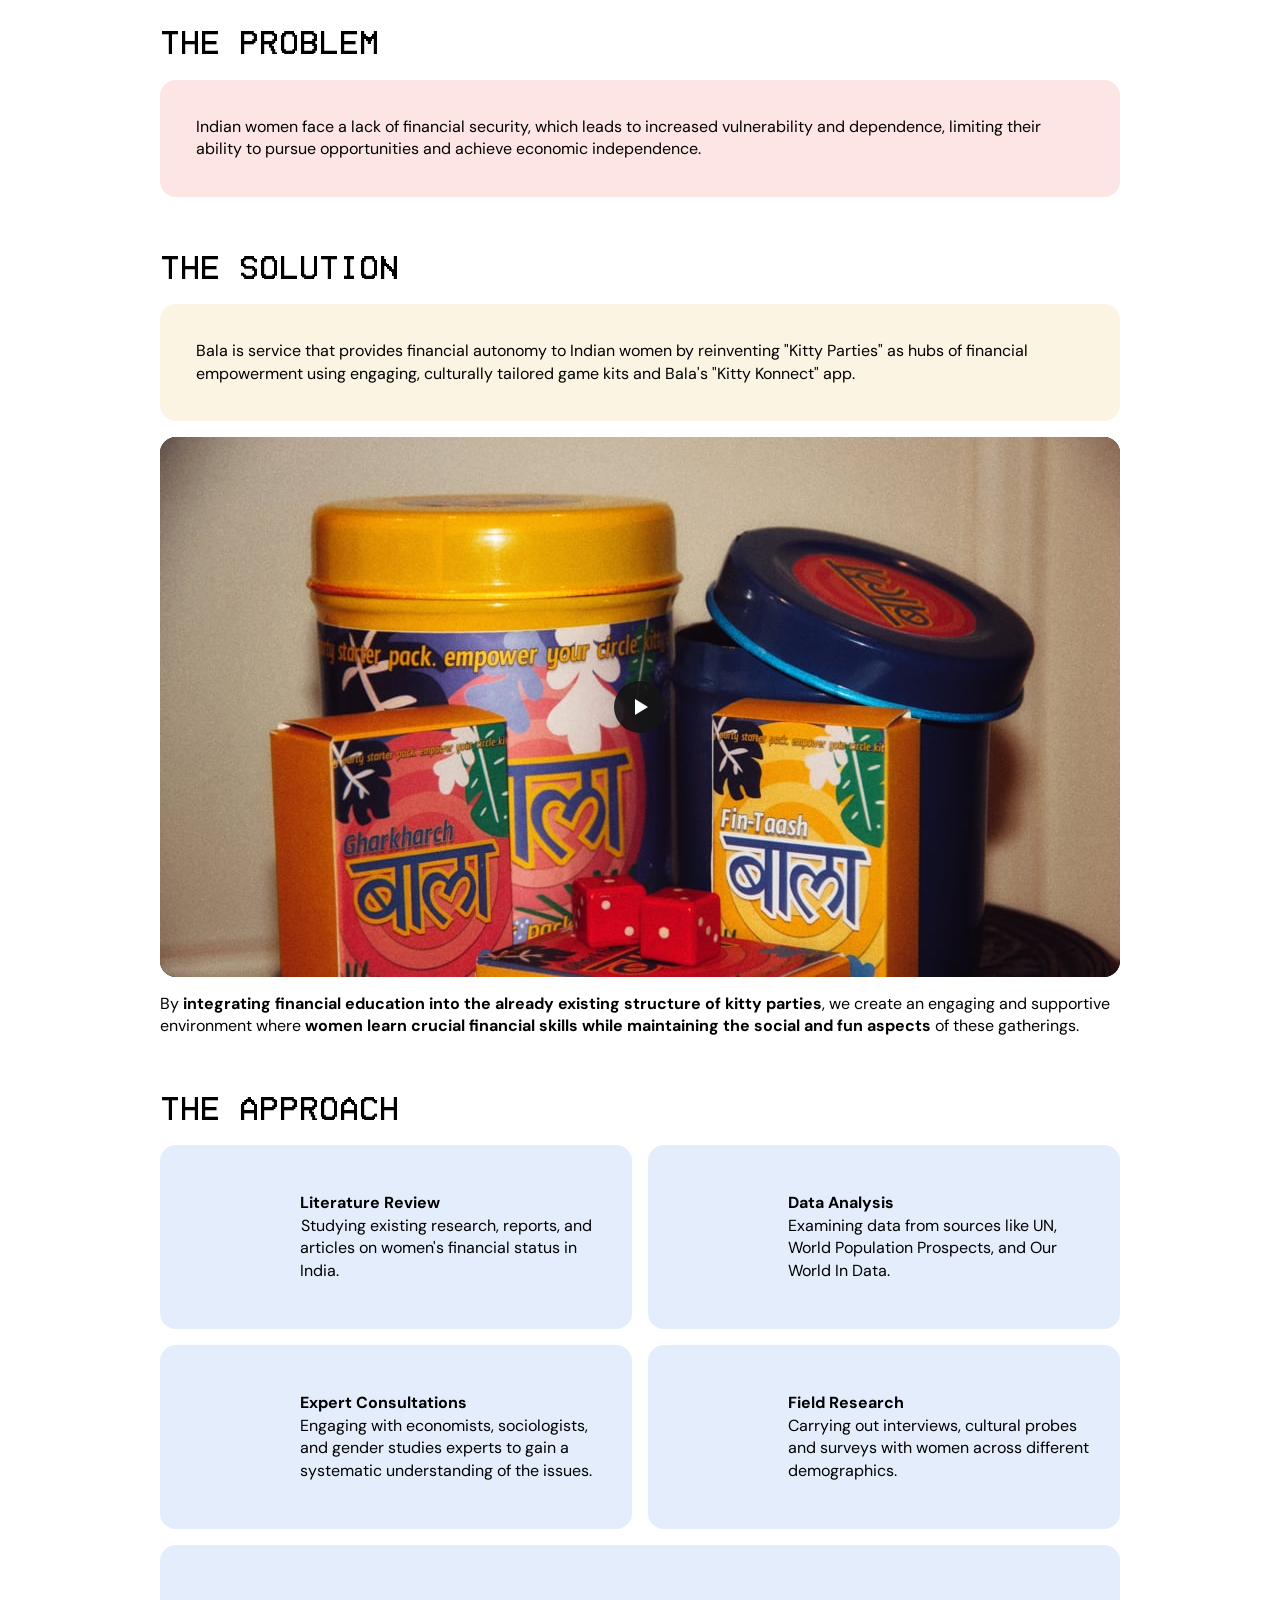
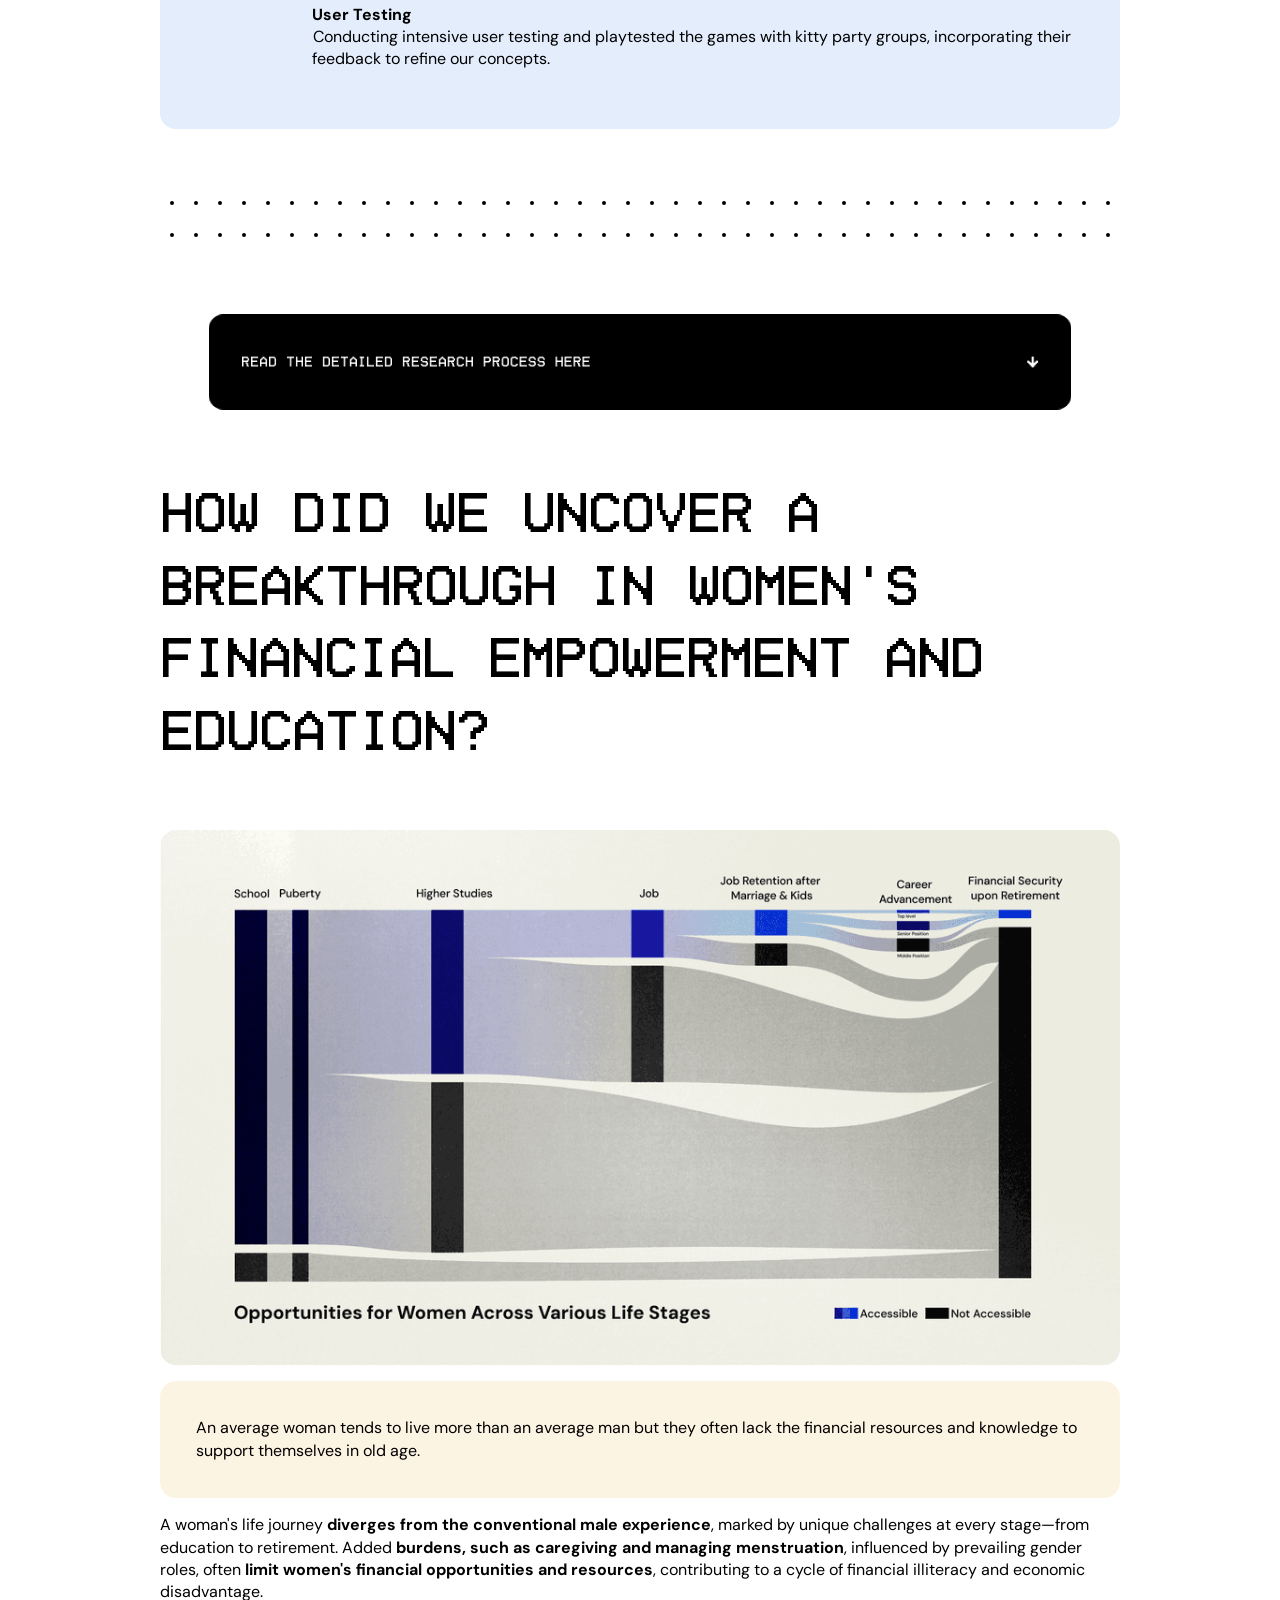
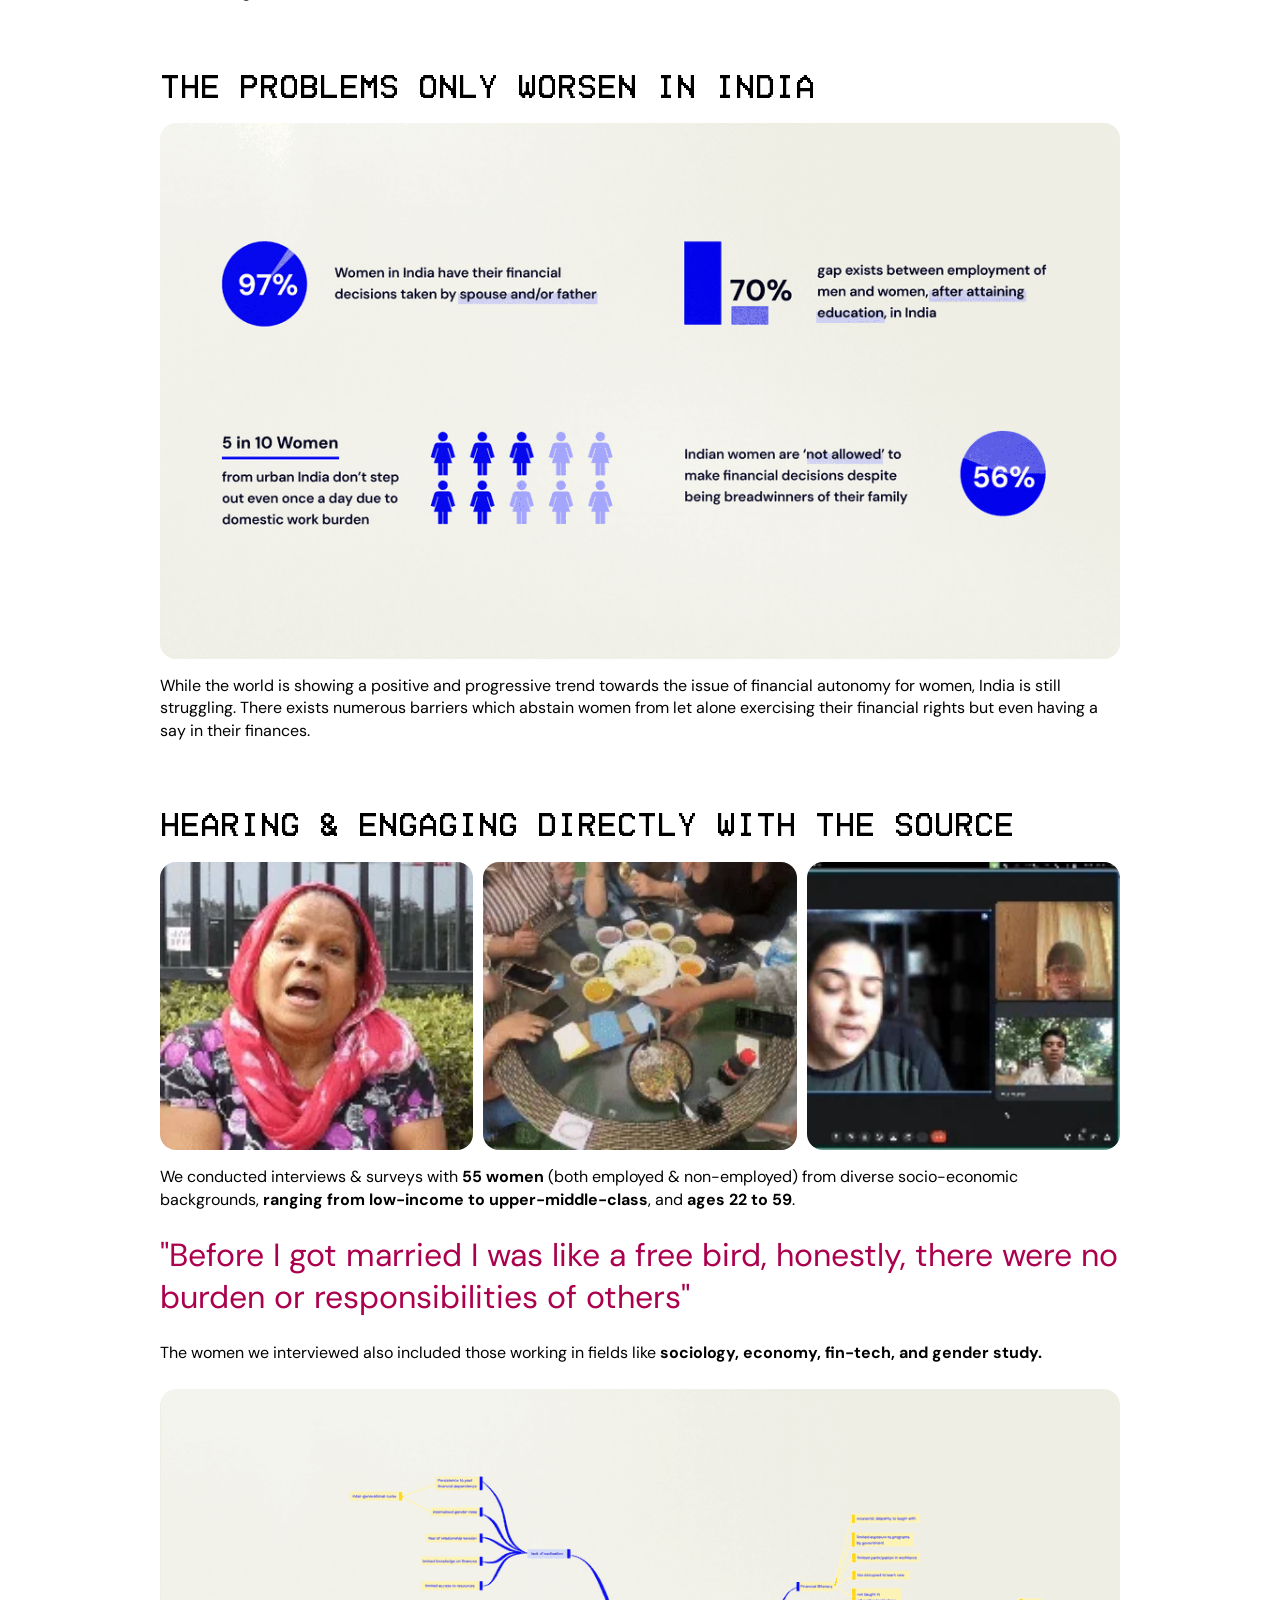
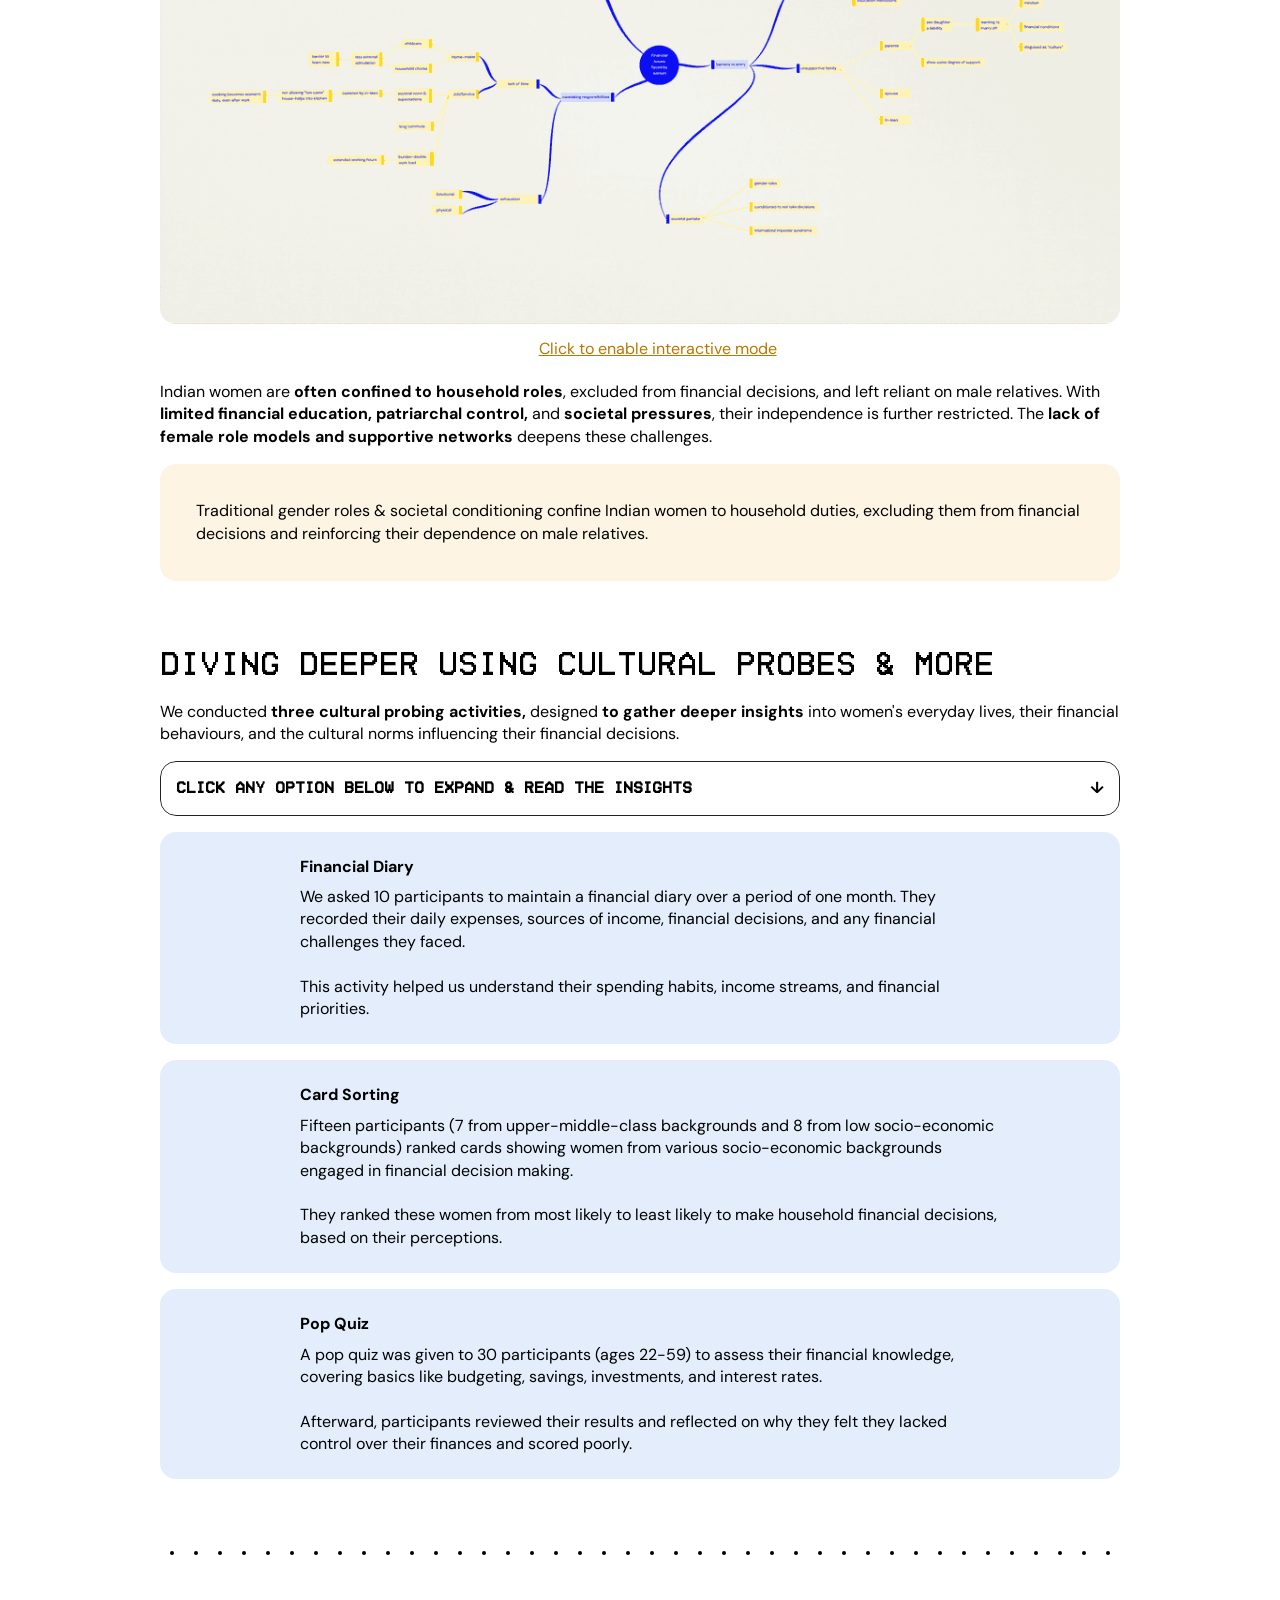
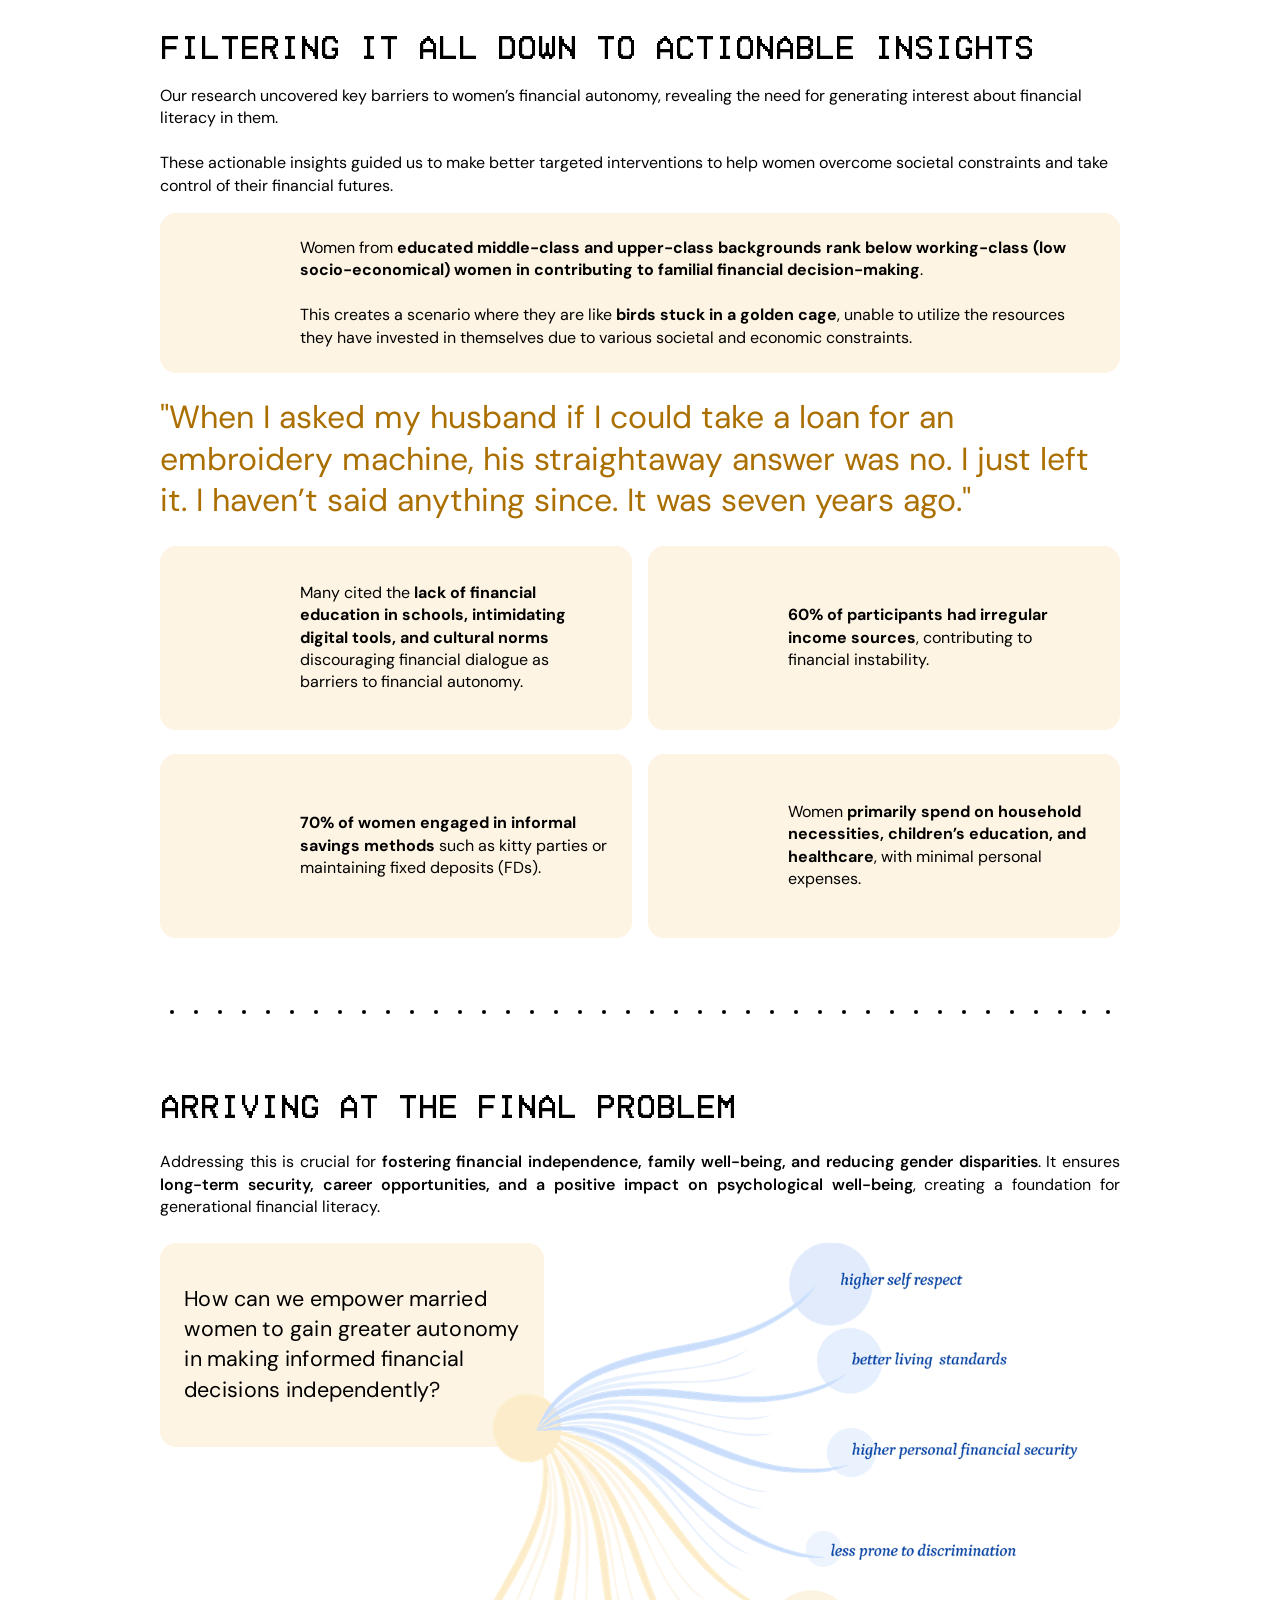
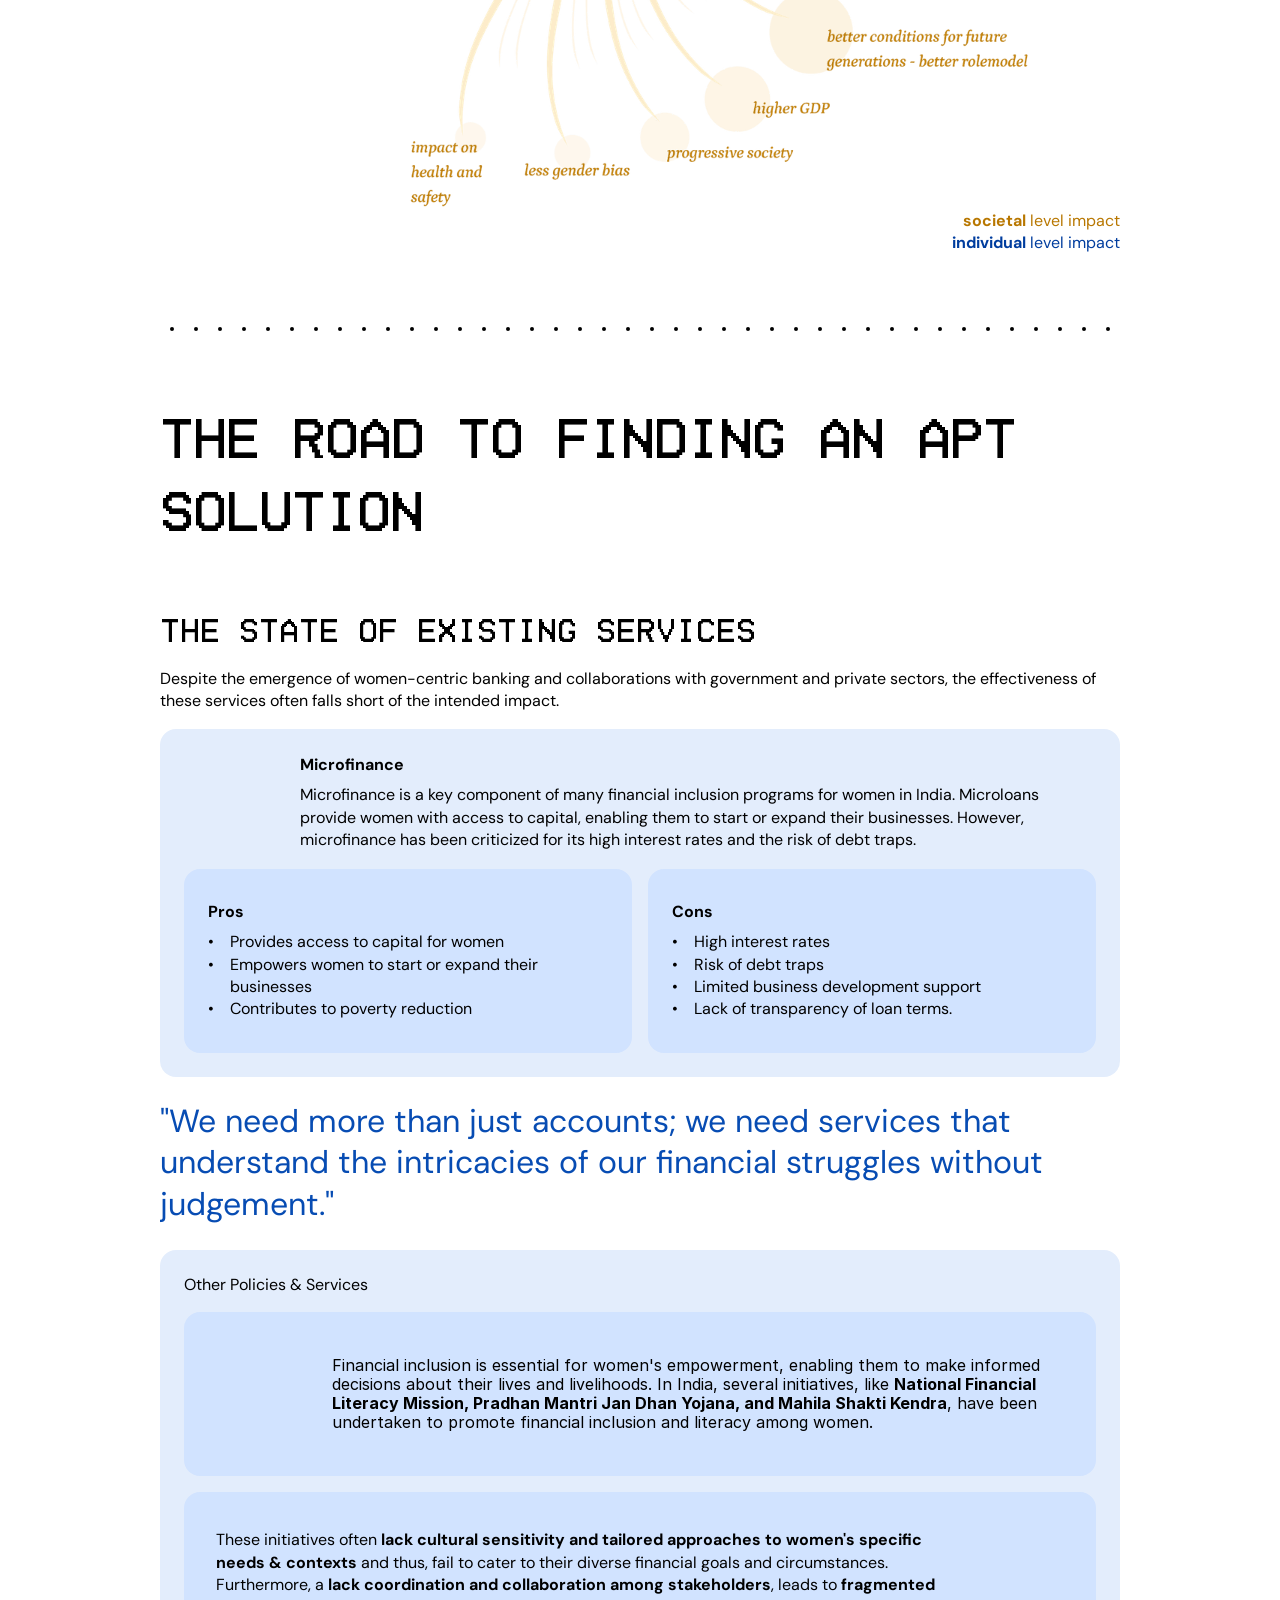
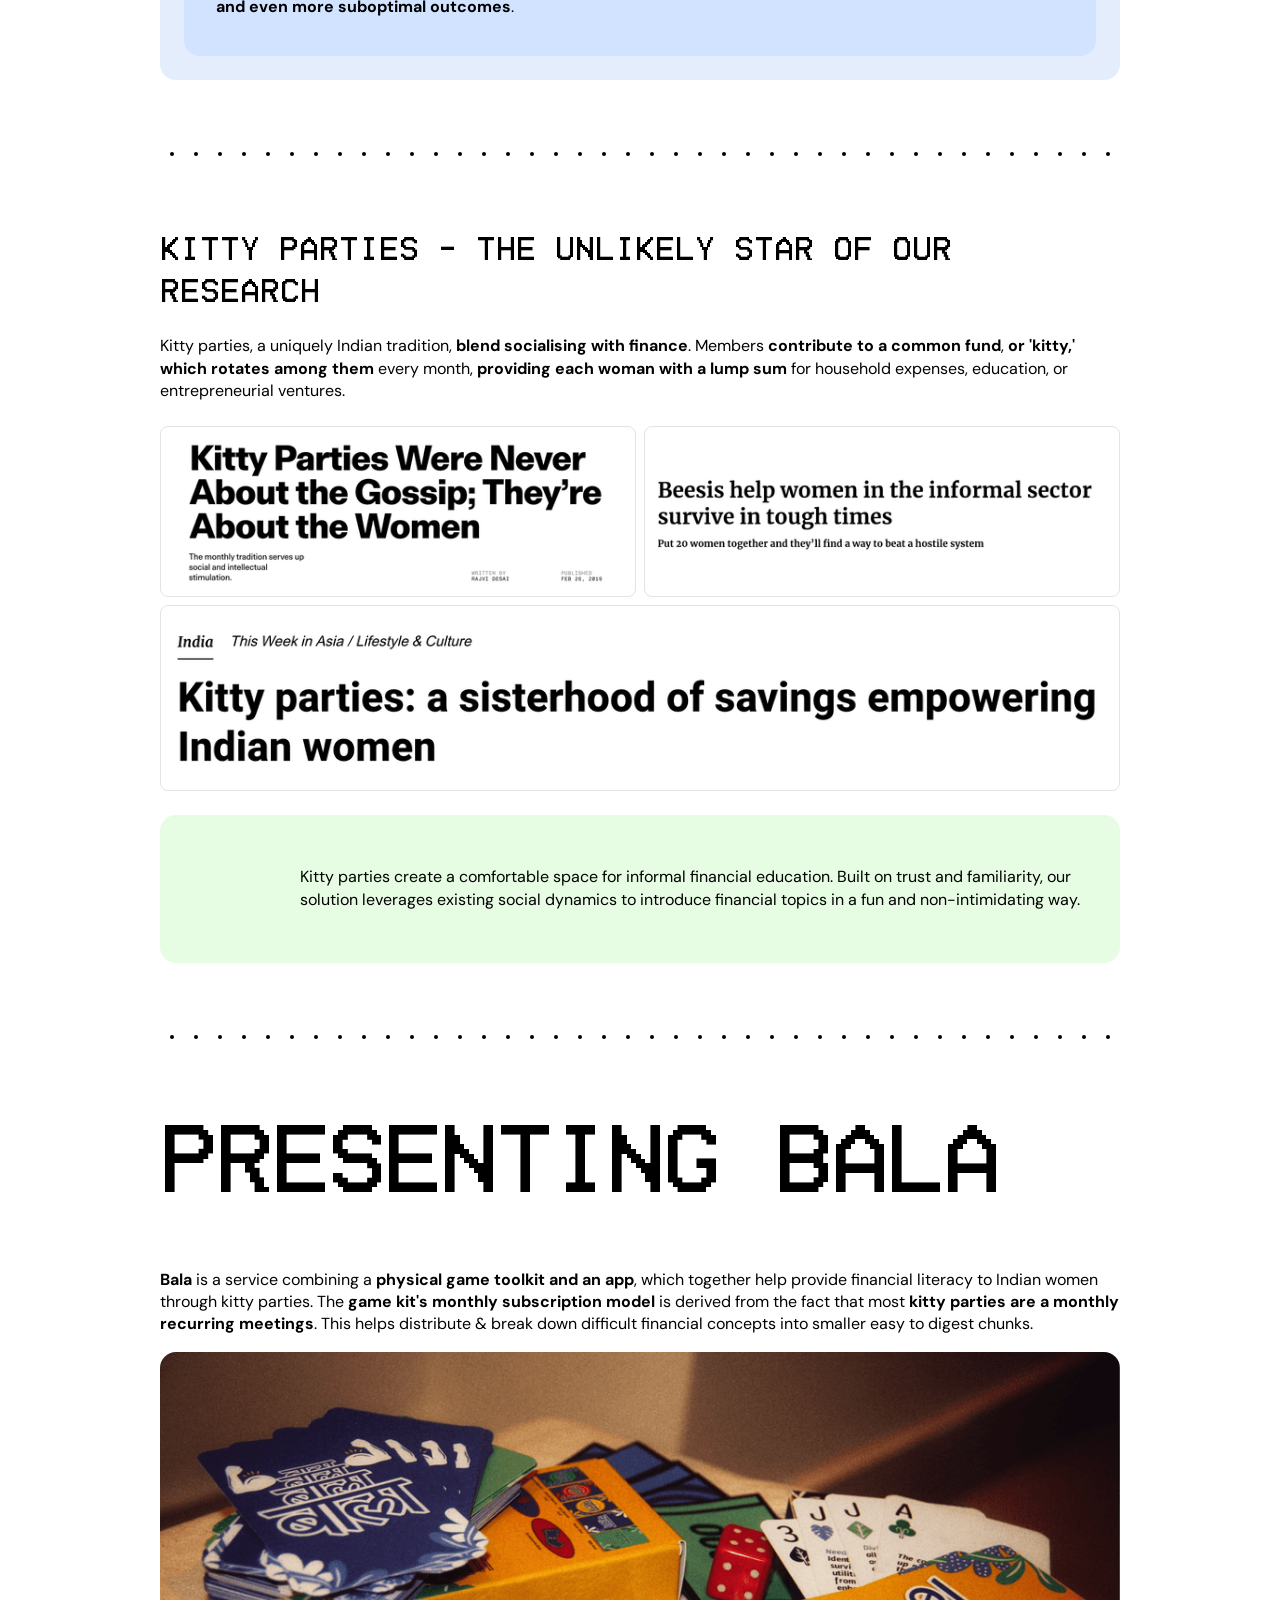
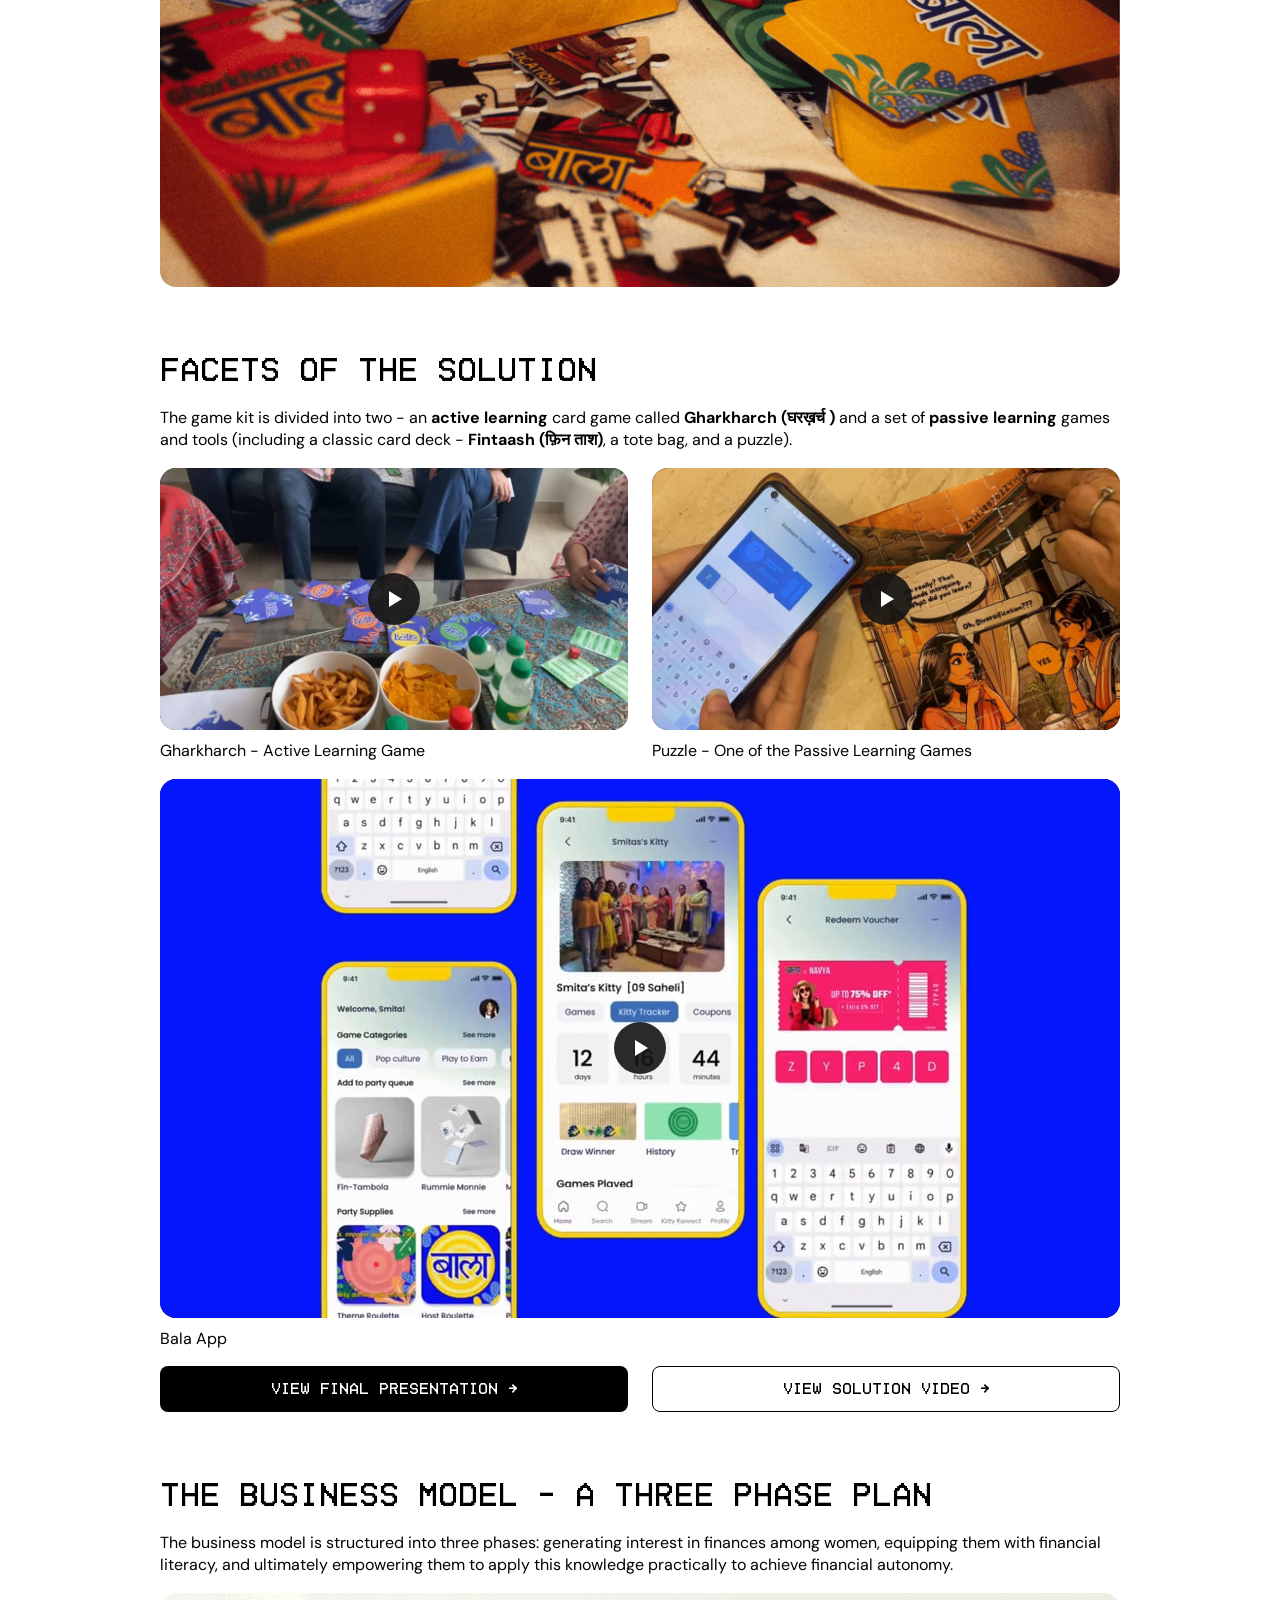
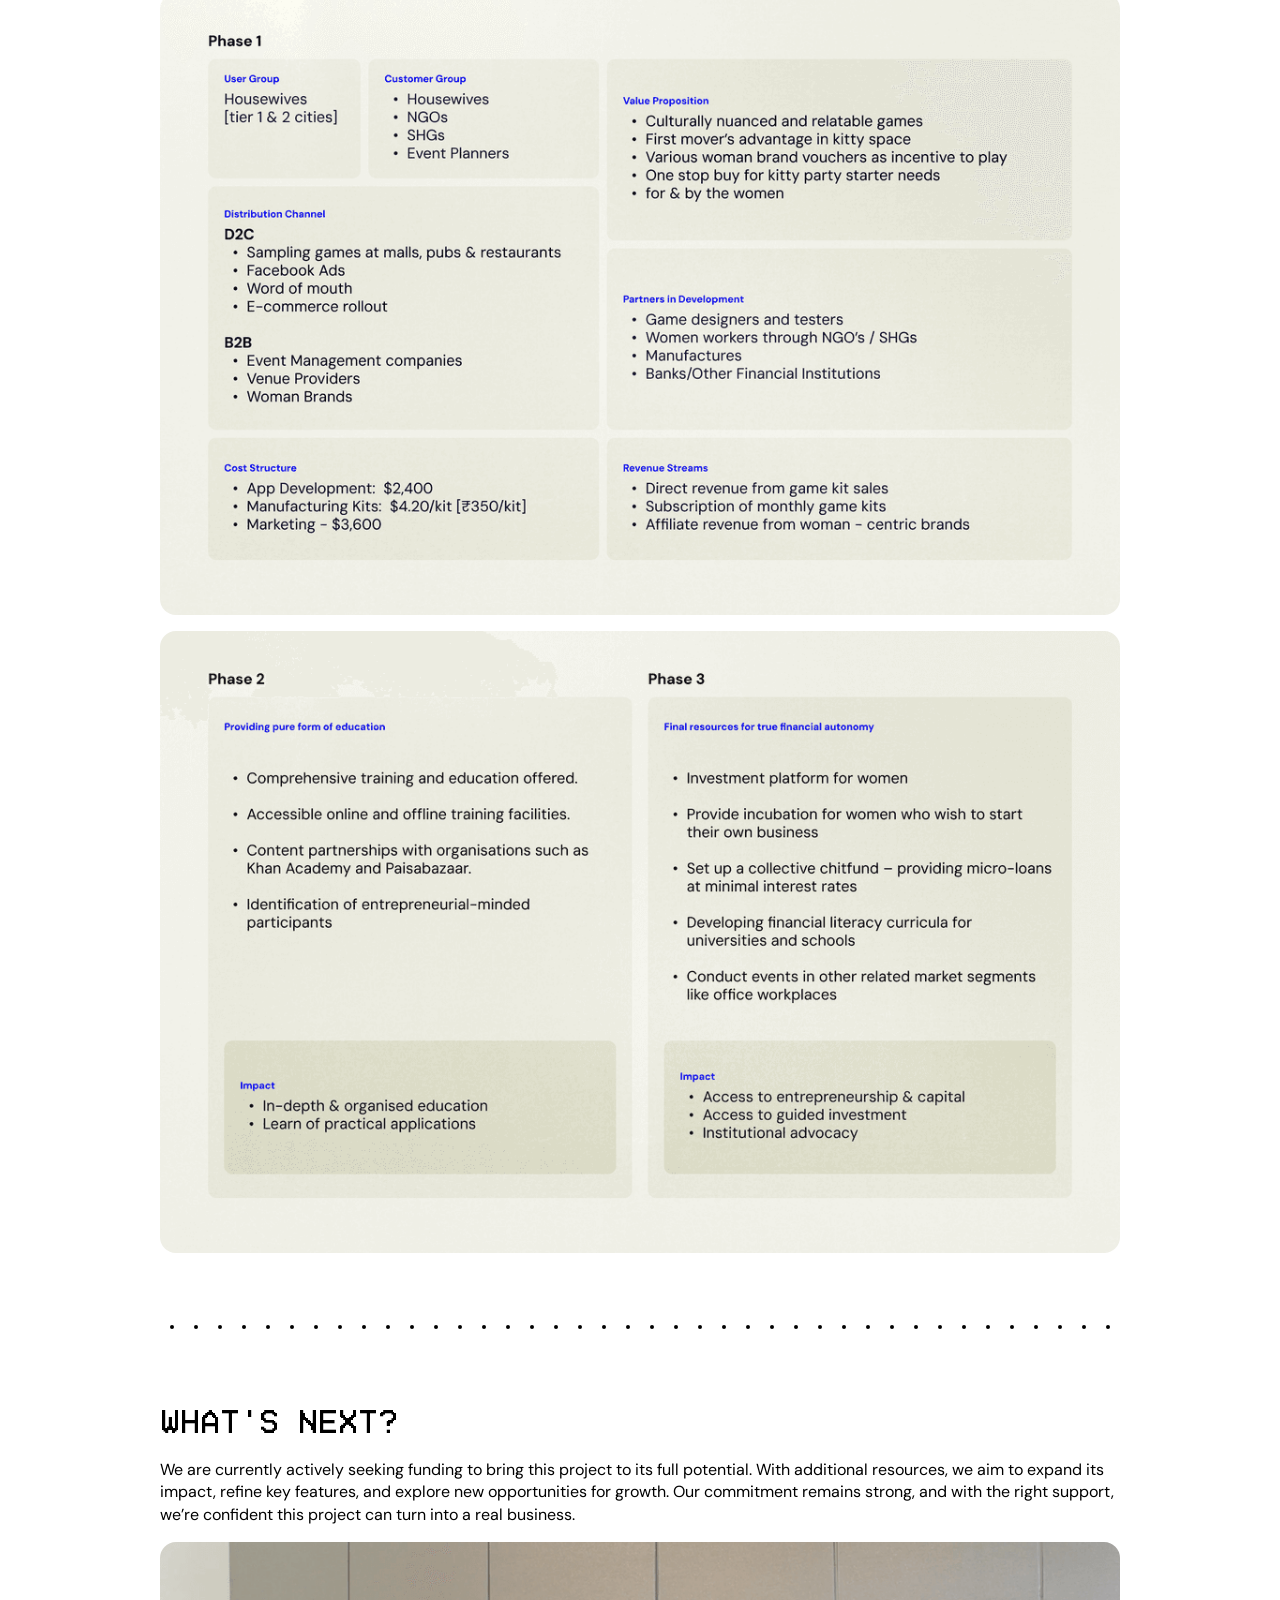
<file: work/bala/index.html>
<!DOCTYPE html>
<html lang="en"><head>
<base href="../../">
<link rel="stylesheet" href="styles.css"><script defer src="assets/js/retry-images.js"></script><script defer src="assets/js/video-previews.js?v=2"></script><script>(function(){var f=window.fetch;window.fetch=function(u,o){if(typeof u==='string'&&u.includes('.framercms')){return f('/assets/cms/'+u.split('/').pop(),o);}return f(u,o);};})();</script>
    <meta charset="utf-8">
    
    
    <script>try{if(localStorage.get("__framer_force_showing_editorbar_since")){const n=document.createElement("link");n.rel = "modulepreload";n.href="https://framer.com/edit/init.mjs";document.head.appendChild(n)}}catch(e){}</script>
    <!-- Start of headStart -->
    <!-- Hotjar Tracking Code for Site 2750447 (name missing) -->
<script>
    (function(h,o,t,j,a,r){
        h.hj=h.hj||function(){(h.hj.q=h.hj.q||[]).push(arguments)};
        h._hjSettings={hjid:2750447,hjsv:6};
        a=o.getElementsByTagName('head')[0];
        r=o.createElement('script');r.async=1;
        r.src=t+h._hjSettings.hjid+j+h._hjSettings.hjsv;
        a.appendChild(r);
    })(window,document,'https://static.hotjar.com/c/hotjar-','.js?sv=');
</script>
    <!-- End of headStart -->
    <meta name="viewport" content="width=device-width">
    <meta name="generator" content="Framer 397058d">
    <title>Arya Bhushan - Bala</title>
    <meta name="description" content="Providing financial autonomy to Indian women using kitty parties">
    <meta name="framer-search-index" content="https://framerusercontent.com/sites/11XxNCQfZS2pJXVf5KvWd8/searchIndex-cuMQqiB3VdyJ.json">
    <meta name="framer-search-index-fallback" content="https://framerusercontent.com/sites/11XxNCQfZS2pJXVf5KvWd8/searchIndex-cPOdlpinfJ32.json">
    <link href="assets/images/default-30.png" rel="icon" media="(prefers-color-scheme: light)">
    <link href="assets/images/default-30.png" rel="icon" media="(prefers-color-scheme: dark)">
    <link rel="apple-touch-icon" href="assets/images/image-extra-1.png">
    <!-- Open Graph / Facebook -->
    <meta property="og:type" content="website">
    <meta property="og:title" content="Arya Bhushan - Bala">
    <meta property="og:description" content="Providing financial autonomy to Indian women using kitty parties">
    <meta property="og:image" content="assets/images/image-extra-2-2.png">
    <!-- Twitter -->
    <meta name="twitter:card" content="summary_large_image">
    <meta name="twitter:title" content="Arya Bhushan - Bala">
    <meta name="twitter:description" content="Providing financial autonomy to Indian women using kitty parties">
    <meta name="twitter:image" content="assets/images/image-extra-2-2.png">
    
    <!-- Global site tag (gtag.js) - Google Analytics -->
    
    <script>
      window.dataLayer = window.dataLayer || [];
      function gtag(){window.dataLayer.push(arguments);}
      gtag('js', new Date());
      gtag('config', 'G-WTSHBPF3Q1');
    </script>
    
    
    <link href="https://fonts.gstatic.com" rel="preconnect" crossorigin="">
    <meta name="robots" content="max-image-preview:large"><link rel="canonical" href="https://aryabhushan.com/work/bala"><meta property="og:url" content="https://aryabhushan.com/work/bala"><!-- Start of headEnd -->
    
    <!-- End of headEnd -->
</head>
<body class="framer-body-hyy1SLveO-framer-AjvwV">
    
    <!-- Start of bodyStart -->
    
    <!-- End of bodyStart -->
    
    <div id="main" data-framer-hydrate-v2="{&quot;routeId&quot;:&quot;hyy1SLveO&quot;,&quot;localeId&quot;:&quot;default&quot;,&quot;breakpoints&quot;:[{&quot;hash&quot;:&quot;6kyc7u&quot;,&quot;mediaQuery&quot;:&quot;(min-width: 1200px)&quot;},{&quot;hash&quot;:&quot;td7ah&quot;,&quot;mediaQuery&quot;:&quot;(min-width: 768px) and (max-width: 1199px)&quot;},{&quot;hash&quot;:&quot;1kzbyb4&quot;,&quot;mediaQuery&quot;:&quot;(max-width: 767px)&quot;}]}" data-framer-ssr-released-at="2025-11-10T14:50:19.351Z" data-framer-page-optimized-at="2025-11-12T08:58:53.050Z" data-framer-generated-page=""><!--$--><div data-framer-root="" class="framer-AjvwV framer-UIyRe framer-I7xnY framer-0B3Cy framer-C7MZb framer-IEo4N framer-GIZSt framer-OIIu6 framer-d05tR framer-6kyc7u" data-framer-cursor="1bop10o" style="min-height:100vh;width:auto"><div class="framer-1txgbza-container" data-framer-name="Navigation" name="Navigation"><div class="ssr-variant hidden-td7ah hidden-1kzbyb4"><div name="Navigation" class="framer-pmJ9n framer-196el7y framer-v-196el7y" data-framer-name="Desktop" style="backdrop-filter: blur(10px); background-color: var(--token-25b31a9d-211f-4aed-b06c-add80335f614, rgb(255, 255, 255)); width: 100%; opacity: 1;"><div class="framer-peochh" data-framer-name="Content" style="opacity: 1;"><div class="framer-o9mzy4" data-framer-name="Logo" style="opacity: 1;"><div class="framer-yu7lwt-container" data-framer-appear-id="yu7lwt" data-framer-cursor="14u88gl" style="will-change:transform;opacity:0.001;transform:translateY(50px)"><!--$--><a class="framer-sizN0 framer-1elrd6f framer-v-1elrd6f framer-aspiev" data-framer-name="Logo" href="./" style="opacity: 1;"><div class="framer-1th6df0" style="opacity: 1;"><div class="framer-h0rt5a" data-framer-component-type="RichTextContainer" style="--framer-link-text-color: rgb(0, 153, 255); --framer-link-text-decoration: underline; transform: none; opacity: 1;"><p class="framer-text" style="--font-selector:Q1VTVE9NO0hvbWUgVmlkZW8gUmVndWxhcg==;--framer-font-family:&quot;Home Video Regular&quot;, &quot;Home Video Regular Placeholder&quot;, sans-serif;--framer-font-size:24px">Arya</p></div><div class="framer-1sltgx2" data-framer-component-type="RichTextContainer" style="--extracted-r6o4lv: rgb(217, 149, 25); --framer-link-text-color: rgb(0, 153, 255); --framer-link-text-decoration: underline; transform: none; opacity: 1;"><p class="framer-text" style="--font-selector:Q1VTVE9NO0hvbWUgVmlkZW8gUmVndWxhcg==;--framer-font-family:&quot;Home Video Regular&quot;, &quot;Home Video Regular Placeholder&quot;, sans-serif;--framer-font-size:24px;--framer-text-color:var(--extracted-r6o4lv, rgb(217, 149, 25))">Arya</p></div></div></a><!--/$--></div></div><div class="framer-12rsi9o-container" data-framer-appear-id="12rsi9o" data-framer-cursor="1be7m66" style="will-change:transform;opacity:0.001;transform:perspective(1200px) translateY(50px)"><!--$--><a class="framer-qtVcb framer-2uxae1 framer-v-ccaq9 framer-1iv5uwi" data-framer-name="Link - New Tab" href="https://drive.google.com/file/d/1T3ZbMoytyQa1yMss7NIldPn1fFPt6l2p/view?usp=sharing" target="_blank" rel="noopener" style="opacity: 1;"><div class="framer-a6jg8u" style="opacity: 1;"><div class="framer-1k0cmpg" data-framer-component-type="RichTextContainer" style="--extracted-r6o4lv: var(--token-d2873cc6-42eb-40c0-8205-582532719427, rgb(0, 0, 0)); transform: none; opacity: 1;"><p class="framer-text" style="--font-selector:Q1VTVE9NO0hvbWUgVmlkZW8gUmVndWxhcg==;--framer-font-family:&quot;Home Video Regular&quot;, &quot;Home Video Regular Placeholder&quot;, sans-serif;--framer-line-height:1.4em;--framer-text-color:var(--extracted-r6o4lv, var(--token-d2873cc6-42eb-40c0-8205-582532719427, rgb(0, 0, 0)))">resume</p></div><div class="framer-1i92ufd" data-framer-component-type="RichTextContainer" style="--extracted-r6o4lv:var(--token-d2873cc6-42eb-40c0-8205-582532719427, rgb(0, 0, 0));opacity:0.6;transform:none"><p class="framer-text" style="--font-selector:Q1VTVE9NO0hvbWUgVmlkZW8gUmVndWxhcg==;--framer-font-family:&quot;Home Video Regular&quot;, &quot;Home Video Regular Placeholder&quot;, sans-serif;--framer-line-height:1.4em;--framer-text-color:var(--extracted-r6o4lv, var(--token-d2873cc6-42eb-40c0-8205-582532719427, rgb(0, 0, 0)))">resume</p></div></div></a><!--/$--></div><!--$--><div class="framer-1yymyeg-container" data-framer-appear-id="1yymyeg" data-framer-cursor="1be7m66" style="will-change:transform;opacity:0.001;transform:perspective(1200px) translateY(50px)"><!--$--><a class="framer-qtVcb framer-2uxae1 framer-v-2uxae1 framer-1iv5uwi" data-framer-name="Link" href="./#work" style="opacity: 1;"><div class="framer-a6jg8u" style="opacity: 1;"><div class="framer-1k0cmpg" data-framer-component-type="RichTextContainer" style="--extracted-r6o4lv: var(--token-d2873cc6-42eb-40c0-8205-582532719427, rgb(0, 0, 0)); transform: none; opacity: 1;"><p class="framer-text" style="--font-selector:Q1VTVE9NO0hvbWUgVmlkZW8gUmVndWxhcg==;--framer-font-family:&quot;Home Video Regular&quot;, &quot;Home Video Regular Placeholder&quot;, sans-serif;--framer-line-height:1.4em;--framer-text-color:var(--extracted-r6o4lv, var(--token-d2873cc6-42eb-40c0-8205-582532719427, rgb(0, 0, 0)))">work</p></div><div class="framer-1i92ufd" data-framer-component-type="RichTextContainer" style="--extracted-r6o4lv:var(--token-d2873cc6-42eb-40c0-8205-582532719427, rgb(0, 0, 0));opacity:0.6;transform:none"><p class="framer-text" style="--font-selector:Q1VTVE9NO0hvbWUgVmlkZW8gUmVndWxhcg==;--framer-font-family:&quot;Home Video Regular&quot;, &quot;Home Video Regular Placeholder&quot;, sans-serif;--framer-line-height:1.4em;--framer-text-color:var(--extracted-r6o4lv, var(--token-d2873cc6-42eb-40c0-8205-582532719427, rgb(0, 0, 0)))">work</p></div></div></a><!--/$--></div><!--/$--><!--$--><div class="framer-tfnmhm-container" data-framer-appear-id="tfnmhm" data-framer-cursor="10w2zhv" style="will-change:transform;opacity:0.001;transform:perspective(1200px) translateY(50px)"><!--$--><a class="framer-PcqyI framer-p3sir6 framer-v-p3sir6 framer-17eh7gt" data-framer-name="Link" href="./play/" style="opacity: 1;"><div class="framer-1nrqrzf" style="opacity: 1;"><div class="framer-p59mm1" data-framer-component-type="RichTextContainer" style="--extracted-r6o4lv: var(--token-d2873cc6-42eb-40c0-8205-582532719427, rgb(0, 0, 0)); transform: none; opacity: 1;"><p class="framer-text" style="--font-selector:Q1VTVE9NO0hvbWUgVmlkZW8gUmVndWxhcg==;--framer-font-family:&quot;Home Video Regular&quot;, &quot;Home Video Regular Placeholder&quot;, sans-serif;--framer-line-height:1.4em;--framer-text-color:var(--extracted-r6o4lv, var(--token-d2873cc6-42eb-40c0-8205-582532719427, rgb(0, 0, 0)))">play</p></div><div class="framer-1u2vjk1" data-framer-component-type="RichTextContainer" style="--extracted-r6o4lv:var(--token-d2873cc6-42eb-40c0-8205-582532719427, rgb(0, 0, 0));opacity:0.6;transform:none"><p class="framer-text" style="--font-selector:Q1VTVE9NO0hvbWUgVmlkZW8gUmVndWxhcg==;--framer-font-family:&quot;Home Video Regular&quot;, &quot;Home Video Regular Placeholder&quot;, sans-serif;--framer-line-height:1.4em;--framer-text-color:var(--extracted-r6o4lv, var(--token-d2873cc6-42eb-40c0-8205-582532719427, rgb(0, 0, 0)))">play</p></div></div></a><!--/$--></div><!--/$--></div></div></div></div><!--$--><a class="framer-is37r9 framer-1nhkv17" data-border="true" data-framer-cursor="wtf3fz" data-framer-name="Scrolltotop" name="Scrolltotop" href="./work/bala/" data-framer-page-link-current="true"><div class="framer-ai5y0t-container"><div style="display:contents"><svg xmlns="http://www.w3.org/2000/svg" viewBox="0 0 256 256" focusable="false" color="rgb(0, 0, 0)" style="user-select: none; width: 100%; height: 100%; display: inline-block; fill: rgb(0, 0, 0); color: rgb(0, 0, 0); flex-shrink: 0;"><g color="rgb(0, 0, 0)" weight="regular"><path d="M205.66,117.66a8,8,0,0,1-11.32,0L136,59.31V216a8,8,0,0,1-16,0V59.31L61.66,117.66a8,8,0,0,1-11.32-11.32l72-72a8,8,0,0,1,11.32,0l72,72A8,8,0,0,1,205.66,117.66Z"></path></g></svg></div></div></a><!--/$--><header class="framer-u1knf9" data-framer-name="Content" name="Content"><div class="framer-1o337wu" data-framer-name="hero" id="hero" name="hero"><div class="framer-1rh0t3l" data-framer-name="Title" name="Title"><div class="framer-14sneum" data-framer-component-type="RichTextContainer" style="transform:none"><h1 class="framer-text framer-styles-preset-5kkvul" data-styles-preset="Lm1wJt9jp" style="--framer-text-color:var(--token-d2873cc6-42eb-40c0-8205-582532719427, rgb(255, 255, 255))">Bala: Providing financial autonomy to Indian women using kitty parties</h1></div></div><div class="framer-1ibyxka" data-framer-component-type="RichTextContainer" style="transform:none"><h2 class="framer-text framer-styles-preset-1wml6uu" data-styles-preset="fVxnimdqP" style="--framer-text-color:var(--token-d2873cc6-42eb-40c0-8205-582532719427, rgb(255, 255, 255))">Second Prize - Stanford Longevity Design Challenge '24</h2></div><div class="framer-ouj7gc" data-framer-name="Case Overview" name="Case Overview"><div class="framer-1udicr6" data-framer-name="Client" name="Client"><div class="framer-133by94" data-framer-component-type="RichTextContainer" style="transform:none"><p class="framer-text framer-styles-preset-9naui5" data-styles-preset="es4pFpdM4" style="--framer-text-color:var(--token-d2873cc6-42eb-40c0-8205-582532719427, rgb(255, 255, 255))">Area</p></div><div class="framer-ye5hr3" data-framer-component-type="RichTextContainer" style="transform:none"><p class="framer-text framer-styles-preset-9naui5" data-styles-preset="es4pFpdM4" style="--framer-text-color:var(--token-d47bba34-339e-4038-8c6c-631863cff0b3, rgb(128, 128, 128))">Interaction Design</p><p class="framer-text framer-styles-preset-9naui5" data-styles-preset="es4pFpdM4" style="--framer-text-color:var(--token-d47bba34-339e-4038-8c6c-631863cff0b3, rgb(128, 128, 128))">Game Design</p></div></div><div class="framer-npygi4" data-framer-name="Services" name="Services"><div class="framer-r0953e" data-framer-component-type="RichTextContainer" style="transform:none"><p class="framer-text framer-styles-preset-9naui5" data-styles-preset="es4pFpdM4" style="--framer-text-color:var(--token-d2873cc6-42eb-40c0-8205-582532719427, rgb(255, 255, 255))">My Role</p></div><div class="framer-iv3s6s" data-framer-component-type="RichTextContainer" style="transform:none"><p class="framer-text framer-styles-preset-9naui5" data-styles-preset="es4pFpdM4" style="--framer-text-color:var(--token-d47bba34-339e-4038-8c6c-631863cff0b3, rgb(128, 128, 128))">Researcher, Strategist,</p><p class="framer-text framer-styles-preset-9naui5" data-styles-preset="es4pFpdM4" style="--framer-text-color:var(--token-d47bba34-339e-4038-8c6c-631863cff0b3, rgb(128, 128, 128))">Prototyper, Tester</p></div></div><div class="framer-e1874r" data-framer-name="Date" name="Date"><div class="framer-17cy8cv" data-framer-component-type="RichTextContainer" style="transform:none"><p class="framer-text framer-styles-preset-9naui5" data-styles-preset="es4pFpdM4" style="--framer-text-color:var(--token-d2873cc6-42eb-40c0-8205-582532719427, rgb(255, 255, 255))">Duration</p></div><div class="framer-11zsper" data-framer-component-type="RichTextContainer" style="transform:none"><p class="framer-text framer-styles-preset-9naui5" data-styles-preset="es4pFpdM4" style="--framer-text-color:var(--token-d47bba34-339e-4038-8c6c-631863cff0b3, rgb(128, 128, 128))">November 2023 - April 2024</p></div></div><div class="framer-ps2b19" data-framer-name="Industries" name="Industries"><div class="framer-18xke2t" data-framer-component-type="RichTextContainer" style="transform:none"><p class="framer-text framer-styles-preset-9naui5" data-styles-preset="es4pFpdM4" style="--framer-text-color:var(--token-d2873cc6-42eb-40c0-8205-582532719427, rgb(255, 255, 255))">Industry</p></div><div class="framer-5azv7u" data-framer-component-type="RichTextContainer" style="transform:none"><p class="framer-text framer-styles-preset-9naui5" data-styles-preset="es4pFpdM4" style="--framer-text-color:var(--token-d47bba34-339e-4038-8c6c-631863cff0b3, rgb(128, 128, 128))">Finance</p><p class="framer-text framer-styles-preset-9naui5" data-styles-preset="es4pFpdM4" style="--framer-text-color:var(--token-d47bba34-339e-4038-8c6c-631863cff0b3, rgb(128, 128, 128))">Women Empowerment</p></div></div></div><div class="framer-1yqukxp" id="presentation"><div class="ssr-variant hidden-td7ah hidden-1kzbyb4"><div class="framer-1oq9oc5-container" data-framer-cursor="wtf3fz"><!--$--><a class="framer-YfpS4 framer-C7MZb framer-6aius7 framer-v-6aius7 framer-pzjpwl" data-framer-name="Normal" data-highlight="true" data-reset="button" href="https://drive.google.com/file/d/1zMmzY9dkYRPNEK3GGwVlOntyupsG_Py_/view?usp=sharing" target="_blank" rel="noopener" tabindex="0" style="--135cyrv: 0px 2px 0px 0px rgb(48, 48, 48); --border-bottom-width: 0px; --border-color: rgba(0, 0, 0, 0); --border-left-width: 0px; --border-right-width: 0px; --border-style: solid; --border-top-width: 0px; background-color: var(--token-d2873cc6-42eb-40c0-8205-582532719427, rgb(255, 255, 255)); border-radius: 8px; box-shadow: none; width: 100%; opacity: 1;"><div class="framer-1wjsxfs" data-framer-component-type="RichTextContainer" style="--extracted-r6o4lv: var(--token-25b31a9d-211f-4aed-b06c-add80335f614, rgb(0, 0, 0)); transform: none; opacity: 1;"><p class="framer-text framer-styles-preset-qessr" data-styles-preset="wmoEKSxEw" style="--framer-text-color:var(--extracted-r6o4lv, var(--token-25b31a9d-211f-4aed-b06c-add80335f614, rgb(0, 0, 0)))">Detailed Research Document →</p></div></a><!--/$--></div></div><div class="ssr-variant hidden-td7ah hidden-1kzbyb4"><div class="framer-lcebyu-container" data-framer-cursor="wtf3fz"><!--$--><a class="framer-MuZWJ framer-C7MZb framer-1fgo83m framer-v-1fgo83m framer-ev0r2j" data-border="true" data-framer-name="Normal" data-reset="button" href="https://arc.net/l/quote/wsbryopr" target="_blank" rel="noopener" style="--border-bottom-width: 1px; --border-color: var(--token-d2873cc6-42eb-40c0-8205-582532719427, rgb(0, 0, 0)); --border-left-width: 1px; --border-right-width: 1px; --border-style: solid; --border-top-width: 1px; background-color: rgba(0, 0, 0, 0); border-radius: 8px; width: 100%; opacity: 1;"><div class="framer-k7kz3d" data-framer-component-type="RichTextContainer" style="--extracted-r6o4lv: var(--token-d2873cc6-42eb-40c0-8205-582532719427, rgb(0, 0, 0)); transform: none; opacity: 1;"><p class="framer-text framer-styles-preset-qessr" data-styles-preset="wmoEKSxEw" style="--framer-text-color:var(--extracted-r6o4lv, var(--token-d2873cc6-42eb-40c0-8205-582532719427, rgb(0, 0, 0)))">Stanford Longevity Design Challenge →</p></div></a><!--/$--></div></div></div></div><div class="framer-1o4gwk3"><div class="framer-1qs2b9l-container" data-framer-cursor="wtf3fz"><div class="ssr-variant hidden-1kzbyb4"><div borderradius="16" bottomleftradius="16" bottomrightradius="16" height="100%" id="QcR0Rx_VD" topleftradius="16" toprightradius="16" width="100%" style="background:rgba(0, 0, 0, 0);height:100%;width:100%;border-radius:16px;position:relative;display:flex;justify-content:center;align-items:center;overflow:hidden"><div class="framer-vimeo" data-portfolio-video="935726388" data-vimeo-initialized="true" style="width: 100%; height: 100%;"><div style="padding:56.25% 0 0 0;position:relative;"><iframe class="portfolio-video-loading" title="Bala" src="https://player.vimeo.com/video/935726388?autopause=0&amp;app_id=122963" frameborder="0" allow="autoplay; fullscreen; picture-in-picture; clipboard-write; encrypted-media; web-share" referrerpolicy="strict-origin-when-cross-origin" style="position:absolute;top:0;left:0;width:100%;height:100%;" title="Bala" data-ready="true"></iframe><a class="portfolio-video-preview" href="https://vimeo.com/935726388" target="_blank" rel="noopener" aria-label="Watch Bala on Vimeo"><img src="assets/images/video-previews/935726388.jpg" alt="" loading="lazy"></a></div></div></div></div></div><div class="ssr-variant hidden-td7ah hidden-1kzbyb4"><div class="framer-1yahbu3" data-framer-name="phase-heading" name="phase-heading" style="will-change:transform;opacity:1;transform:scale(0.9)"><div class="framer-76see" data-framer-component-type="RichTextContainer" style="transform:none"><p class="framer-text framer-styles-preset-qessr" data-styles-preset="wmoEKSxEw" style="--framer-text-color:var(--token-25b31a9d-211f-4aed-b06c-add80335f614, rgb(255, 255, 255))">Discover the final solution, its scope, the business rollout strategy, and more here</p></div><div class="framer-irjmbk" data-framer-component-type="RichTextContainer" style="transform:none"><h2 class="framer-text framer-styles-preset-1wml6uu" data-styles-preset="fVxnimdqP" style="--framer-text-color:var(--token-25b31a9d-211f-4aed-b06c-add80335f614, rgb(255, 255, 255))">↑</h2></div></div></div></div><div class="framer-1raa2n7"><div class="framer-8k6zq1"><div data-framer-background-image-wrapper="true" style="position:absolute;border-radius:inherit;top:0;right:0;bottom:0;left:0;background-image:url(assets/images/play-28.svg);background-repeat:repeat;background-position:left top;border:0;background-size:48px auto"></div></div><div class="framer-1wnxebb"><div data-framer-background-image-wrapper="true" style="position:absolute;border-radius:inherit;top:0;right:0;bottom:0;left:0;background-image:url(assets/images/play-28.svg);background-repeat:repeat;background-position:left top;border:0;background-size:48px auto"></div></div></div><div class="framer-1aii70t"><div class="framer-ddeniw"><div class="framer-1uy460x" data-framer-name="Top Project Description" data-framer-component-type="RichTextContainer" style="transform:none"><h1 class="framer-text framer-styles-preset-3nqyhf" data-styles-preset="YAP816Y5n" style="--framer-text-color:var(--token-d2873cc6-42eb-40c0-8205-582532719427, rgb(255, 255, 255))">The Problem</h1></div><div class="framer-12uu4q2" data-framer-name="phase-heading" name="phase-heading"><div class="ssr-variant hidden-td7ah hidden-1kzbyb4"><div class="framer-1g90a1l" data-framer-component-type="RichTextContainer" style="transform:none"><p class="framer-text framer-styles-preset-9naui5" data-styles-preset="es4pFpdM4">Indian women face a lack of financial security, which leads to increased vulnerability and dependence, limiting their ability to pursue opportunities and achieve economic independence.</p></div></div></div></div><div class="framer-vmjjs7" id="solution"><div class="framer-1ml2ikb" data-framer-name="Top Project Description" data-framer-component-type="RichTextContainer" style="transform:none"><h1 class="framer-text framer-styles-preset-3nqyhf" data-styles-preset="YAP816Y5n" style="--framer-text-color:var(--token-d2873cc6-42eb-40c0-8205-582532719427, rgb(255, 255, 255))">The Solution</h1></div><div class="framer-1dyq76v" data-framer-name="phase-heading" name="phase-heading"><div class="ssr-variant hidden-td7ah hidden-1kzbyb4"><div class="framer-1ksvdz3" data-framer-component-type="RichTextContainer" style="transform:none"><p class="framer-text framer-styles-preset-9naui5" data-styles-preset="es4pFpdM4">Bala is service that provides financial autonomy to Indian women by reinventing "Kitty Parties" as hubs of financial empowerment using engaging, culturally tailored game kits and Bala's "Kitty Konnect" app.</p></div></div></div><div class="framer-1iu3q2-container" data-framer-cursor="wtf3fz"><div borderradius="16" bottomleftradius="16" bottomrightradius="16" height="100%" id="CavnHMyrF" topleftradius="16" toprightradius="16" width="100%" style="background:rgba(0, 0, 0, 0);height:100%;width:100%;border-radius:16px;position:relative;display:flex;justify-content:center;align-items:center;overflow:hidden"><div class="framer-vimeo" data-portfolio-video="1006259239" data-vimeo-initialized="true" style="width: 100%; height: 100%;"><div style="padding:56.25% 0 0 0;position:relative;"><iframe class="portfolio-video-loading" title="Bala Solution" src="https://player.vimeo.com/video/1006259239?autopause=0&amp;app_id=122963" frameborder="0" allow="autoplay; fullscreen; picture-in-picture; clipboard-write; encrypted-media; web-share" referrerpolicy="strict-origin-when-cross-origin" style="position:absolute;top:0;left:0;width:100%;height:100%;" title="Bala - Solution"></iframe><a class="portfolio-video-preview" href="https://vimeo.com/1006259239" target="_blank" rel="noopener" aria-label="Watch Bala Solution on Vimeo"><img src="assets/images/video-previews/1006259239.jpg" alt="" loading="lazy"></a></div></div></div></div><div class="framer-133si1p" data-framer-name="Top Project Description" data-framer-component-type="RichTextContainer" style="transform:none"><p class="framer-text framer-styles-preset-9naui5" data-styles-preset="es4pFpdM4" style="--framer-text-color:var(--token-d2873cc6-42eb-40c0-8205-582532719427, rgb(255, 255, 255))">By <strong class="framer-text">integrating financial education into the already existing structure of kitty parties</strong>, we create an engaging and supportive environment where <strong class="framer-text">women learn crucial financial skills while maintaining the social and fun aspects</strong> of these gatherings.</p></div></div><div class="framer-zykxk7"><div class="framer-ukx5f1" data-framer-name="Top Project Description" data-framer-component-type="RichTextContainer" style="transform:none"><h1 class="framer-text framer-styles-preset-3nqyhf" data-styles-preset="YAP816Y5n" style="--framer-text-color:var(--token-d2873cc6-42eb-40c0-8205-582532719427, rgb(255, 255, 255))">The Approach</h1></div><div class="framer-1u6whck"><div class="framer-1s00970"><div class="framer-1ysvq8l" data-framer-name="phase-heading" name="phase-heading"><div class="framer-nweofm-container"><div style="display:contents"><svg xmlns="http://www.w3.org/2000/svg" focusable="false" viewBox="0 0 24 24" color="rgb(0, 61, 158)" style="user-select: none; width: 100%; height: 100%; display: inline-block; fill: rgb(0, 61, 158); flex-shrink: 0;"><path d="M18 2H6c-1.1 0-2 .9-2 2v16c0 1.1.9 2 2 2h12c1.1 0 2-.9 2-2V4c0-1.1-.9-2-2-2zM6 4h5v8l-2.5-1.5L6 12V4z"></path></svg></div></div><div class="ssr-variant hidden-td7ah hidden-1kzbyb4"><div class="framer-18ch4ae" data-framer-component-type="RichTextContainer" style="transform:none"><p class="framer-text framer-styles-preset-9naui5" data-styles-preset="es4pFpdM4"><span style="--framer-text-color:var(--token-d2873cc6-42eb-40c0-8205-582532719427, rgb(255, 255, 255))" class="framer-text"><strong class="framer-text">Literature Review</strong> </span><br class="framer-text"><span style="--framer-text-color:var(--token-d2873cc6-42eb-40c0-8205-582532719427, rgb(255, 255, 255))" class="framer-text"> Studying existing research, reports, and articles on women's financial status in India.</span></p></div></div></div><div class="framer-1nxqag6" data-framer-name="phase-heading" name="phase-heading"><div class="framer-ftsdpz-container"><div style="display:contents"><svg xmlns="http://www.w3.org/2000/svg" focusable="false" viewBox="0 0 24 24" color="rgb(0, 61, 158)" style="user-select: none; width: 100%; height: 100%; display: inline-block; fill: rgb(0, 61, 158); flex-shrink: 0;"><path d="M10 18h5v-6h-5v6zm-6 0h5V5H4v13zm12 0h5v-6h-5v6zM10 5v6h11V5H10z"></path></svg></div></div><div class="ssr-variant hidden-td7ah hidden-1kzbyb4"><div class="framer-tnbzhd" data-framer-component-type="RichTextContainer" style="transform:none"><p class="framer-text framer-styles-preset-9naui5" data-styles-preset="es4pFpdM4"><span style="--framer-text-color:var(--token-d2873cc6-42eb-40c0-8205-582532719427, rgb(255, 255, 255))" class="framer-text"><strong class="framer-text">Data Analysis</strong> </span><br class="framer-text"><span style="--framer-text-color:var(--token-d2873cc6-42eb-40c0-8205-582532719427, rgb(255, 255, 255))" class="framer-text">Examining data from sources like UN, World Population Prospects, and Our World In Data.</span></p></div></div></div></div><div class="framer-1cbykxj"><div class="framer-s3arun" data-framer-name="phase-heading" name="phase-heading"><div class="framer-2d633u-container"><div style="display:contents"><svg xmlns="http://www.w3.org/2000/svg" focusable="false" viewBox="0 0 24 24" color="rgb(0, 61, 158)" style="user-select: none; width: 100%; height: 100%; display: inline-block; fill: rgb(0, 61, 158); flex-shrink: 0;"><path d="M16 11c1.66 0 2.99-1.34 2.99-3S17.66 5 16 5c-1.66 0-3 1.34-3 3s1.34 3 3 3zm-8 0c1.66 0 2.99-1.34 2.99-3S9.66 5 8 5C6.34 5 5 6.34 5 8s1.34 3 3 3zm0 2c-2.33 0-7 1.17-7 3.5V19h14v-2.5c0-2.33-4.67-3.5-7-3.5zm8 0c-.29 0-.62.02-.97.05 1.16.84 1.97 1.97 1.97 3.45V19h6v-2.5c0-2.33-4.67-3.5-7-3.5z"></path></svg></div></div><div class="ssr-variant hidden-td7ah hidden-1kzbyb4"><div class="framer-otwjuf" data-framer-component-type="RichTextContainer" style="transform:none"><p class="framer-text framer-styles-preset-9naui5" data-styles-preset="es4pFpdM4"><span style="--framer-text-color:var(--token-d2873cc6-42eb-40c0-8205-582532719427, rgb(255, 255, 255))" class="framer-text"><strong class="framer-text">Expert Consultations</strong></span><br class="framer-text"><span style="--framer-text-color:var(--token-d2873cc6-42eb-40c0-8205-582532719427, rgb(255, 255, 255))" class="framer-text">Engaging with economists, sociologists, and gender studies experts to gain a systematic understanding of the issues.</span></p></div></div></div><div class="framer-o30myk" data-framer-name="phase-heading" name="phase-heading"><div class="framer-1ci5x47-container"><div style="display:contents"><svg xmlns="http://www.w3.org/2000/svg" focusable="false" viewBox="0 0 24 24" color="rgb(0, 61, 158)" style="user-select: none; width: 100%; height: 100%; display: inline-block; fill: rgb(0, 61, 158); flex-shrink: 0;"><path d="M12 2C8.13 2 5 5.13 5 9c0 5.25 7 13 7 13s7-7.75 7-13c0-3.87-3.13-7-7-7zm0 9.5c-1.38 0-2.5-1.12-2.5-2.5s1.12-2.5 2.5-2.5 2.5 1.12 2.5 2.5-1.12 2.5-2.5 2.5z"></path></svg></div></div><div class="ssr-variant hidden-td7ah hidden-1kzbyb4"><div class="framer-1b7j71z" data-framer-component-type="RichTextContainer" style="transform:none"><p class="framer-text framer-styles-preset-9naui5" data-styles-preset="es4pFpdM4"><span style="--framer-text-color:var(--token-d2873cc6-42eb-40c0-8205-582532719427, rgb(255, 255, 255))" class="framer-text"><strong class="framer-text">Field Research</strong> </span><br class="framer-text"><span style="--framer-text-color:var(--token-d2873cc6-42eb-40c0-8205-582532719427, rgb(255, 255, 255))" class="framer-text">Carrying out interviews, cultural probes and surveys with women across different demographics.</span></p></div></div></div></div><div class="framer-1lyswt8" data-framer-name="phase-heading" name="phase-heading"><div class="framer-1n75wa0-container"><div style="display:contents"><svg xmlns="http://www.w3.org/2000/svg" focusable="false" viewBox="0 0 24 24" color="rgb(0, 61, 158)" style="user-select: none; width: 100%; height: 100%; display: inline-block; fill: rgb(0, 61, 158); flex-shrink: 0;"><circle cx="10" cy="8" r="4"></circle><path d="M10.35 14.01C7.62 13.91 2 15.27 2 18v2h9.54c-2.47-2.76-1.23-5.89-1.19-5.99zm9.08 4.01c.36-.59.57-1.28.57-2.02 0-2.21-1.79-4-4-4s-4 1.79-4 4 1.79 4 4 4c.74 0 1.43-.22 2.02-.57L20.59 22 22 20.59l-2.57-2.57zM16 18c-1.1 0-2-.9-2-2s.9-2 2-2 2 .9 2 2-.9 2-2 2z"></path></svg></div></div><div class="ssr-variant hidden-td7ah hidden-1kzbyb4"><div class="framer-101ncsh" data-framer-component-type="RichTextContainer" style="transform:none"><p class="framer-text framer-styles-preset-9naui5" data-styles-preset="es4pFpdM4"><span style="--framer-text-color:var(--token-d2873cc6-42eb-40c0-8205-582532719427, rgb(255, 255, 255))" class="framer-text"><strong class="framer-text">User Testing</strong> </span><br class="framer-text"><span style="--framer-text-color:var(--token-d2873cc6-42eb-40c0-8205-582532719427, rgb(255, 255, 255))" class="framer-text"> Conducting intensive user testing and playtested the games with kitty party groups, incorporating their feedback to refine our concepts.</span></p></div></div></div></div></div></div><div class="framer-10tx5eq"><div class="framer-1rwgjlc"><div data-framer-background-image-wrapper="true" style="position:absolute;border-radius:inherit;top:0;right:0;bottom:0;left:0;background-image:url(assets/images/play-28.svg);background-repeat:repeat;background-position:left top;border:0;background-size:48px auto"></div></div><div class="framer-1rjjhuk"><div data-framer-background-image-wrapper="true" style="position:absolute;border-radius:inherit;top:0;right:0;bottom:0;left:0;background-image:url(assets/images/play-28.svg);background-repeat:repeat;background-position:left top;border:0;background-size:48px auto"></div></div></div><div class="ssr-variant hidden-td7ah hidden-1kzbyb4"><div class="framer-13q7phu" data-framer-name="phase-heading" name="phase-heading" style="will-change:transform;opacity:1;transform:scale(0.9)"><div class="framer-14wpg5v" data-framer-component-type="RichTextContainer" style="transform:none"><p class="framer-text framer-styles-preset-qessr" data-styles-preset="wmoEKSxEw" style="--framer-text-color:var(--token-25b31a9d-211f-4aed-b06c-add80335f614, rgb(255, 255, 255))">Read the detailed research process here </p></div><div class="framer-18erzh9" data-framer-component-type="RichTextContainer" style="transform:none"><h2 class="framer-text framer-styles-preset-1wml6uu" data-styles-preset="fVxnimdqP" style="--framer-text-color:var(--token-25b31a9d-211f-4aed-b06c-add80335f614, rgb(255, 255, 255))">↓</h2></div></div></div><div class="framer-7lkor4" data-framer-name="Top Project Description" data-framer-component-type="RichTextContainer" style="transform:none"><h1 class="framer-text framer-styles-preset-5kkvul" data-styles-preset="Lm1wJt9jp" style="--framer-text-color:var(--token-d2873cc6-42eb-40c0-8205-582532719427, rgb(255, 255, 255))">How did we uncover a breakthrough in women's financial empowerment and education?</h1></div><div class="framer-1wv07v2"><div class="ssr-variant hidden-td7ah hidden-1kzbyb4"><div class="framer-zt1aqt" data-framer-cursor="wtf3fz" data-framer-name="Image" id="zt1aqt" name="Image" tabindex="0"><div style="position:absolute;border-radius:inherit;top:0;right:0;bottom:0;left:0" data-framer-background-image-wrapper="true"><img decoding="async" loading="lazy" width="1600" height="1200" sizes="calc(min(100vw, 1400px) - 320px)" srcset="assets/images/image-2-2.png 512w,assets/images/image-3-3.png 1024w,assets/images/image-1-2.png 2048w,assets/images/image-4-3.png 2081w" src="assets/images/image-1-2.png" alt="" style="display:block;width:100%;height:100%;border-radius:inherit;object-position:center;object-fit:cover"></div></div></div><div class="framer-7kq2yx" data-framer-name="phase-heading" name="phase-heading"><div class="ssr-variant hidden-td7ah hidden-1kzbyb4"><div class="framer-1gz5v73" data-framer-component-type="RichTextContainer" style="transform:none"><p class="framer-text framer-styles-preset-9naui5" data-styles-preset="es4pFpdM4">An average woman tends to live more than an average man but they often lack the financial resources and knowledge to support themselves in old age.</p></div></div></div><div class="ssr-variant hidden-1kzbyb4"><div class="framer-cscqip" data-framer-name="Top Project Description" data-framer-component-type="RichTextContainer" style="transform:none"><p class="framer-text framer-styles-preset-9naui5" data-styles-preset="es4pFpdM4" style="--framer-text-color:var(--token-d2873cc6-42eb-40c0-8205-582532719427, rgb(255, 255, 255))">A woman's life journey <strong class="framer-text">diverges from the conventional male experience</strong>, marked by unique challenges at every stage—from education to retirement. Added <strong class="framer-text">burdens, such as caregiving and managing menstruation</strong>, influenced by prevailing gender roles, often <strong class="framer-text">limit women's financial opportunities and resources</strong>, contributing to a cycle of financial illiteracy and economic disadvantage.</p></div></div></div><div class="framer-1uvn5jf" data-framer-name="Image Gallery Top" name="Image Gallery Top"><div class="framer-1xsxff5" data-framer-name="Top Project Description" data-framer-component-type="RichTextContainer" style="transform:none"><h1 class="framer-text framer-styles-preset-3nqyhf" data-styles-preset="YAP816Y5n" style="--framer-text-color:var(--token-d2873cc6-42eb-40c0-8205-582532719427, rgb(255, 255, 255))">The problems only worsen in India</h1></div><div class="ssr-variant hidden-td7ah hidden-1kzbyb4"><div class="framer-1xexu1o" data-framer-cursor="wtf3fz" data-framer-name="Image" id="1xexu1o" name="Image" tabindex="0"><div style="position:absolute;border-radius:inherit;top:0;right:0;bottom:0;left:0" data-framer-background-image-wrapper="true"><img decoding="async" loading="lazy" width="1600" height="1200" sizes="calc(min(100vw, 1400px) - 320px)" srcset="assets/images/image-6-3.png 512w,assets/images/image-7-3.png 1024w,assets/images/image-5-3.png 2048w,assets/images/image-8-3.png 2080w" src="assets/images/image-5-3.png" alt="" style="display:block;width:100%;height:100%;border-radius:inherit;object-position:center;object-fit:cover"></div></div></div><div class="framer-17bo1qv" data-framer-name="Top Project Description" data-framer-component-type="RichTextContainer" style="transform:none"><p class="framer-text framer-styles-preset-9naui5" data-styles-preset="es4pFpdM4" style="--framer-text-color:var(--token-d2873cc6-42eb-40c0-8205-582532719427, rgb(255, 255, 255))">While the world is showing a positive and progressive trend towards the issue of financial autonomy for women, India is still struggling. There exists numerous barriers which abstain women from let alone exercising their financial rights but even having a say in their finances.</p></div></div><div class="framer-1sfoku" data-framer-name="Image Gallery Top" name="Image Gallery Top"><div class="framer-872bii" data-framer-name="Top Project Description" data-framer-component-type="RichTextContainer" style="transform:none"><h1 class="framer-text framer-styles-preset-3nqyhf" data-styles-preset="YAP816Y5n" style="--framer-text-color:var(--token-d2873cc6-42eb-40c0-8205-582532719427, rgb(255, 255, 255))">Hearing &amp; engaging directly with the source</h1></div><div class="framer-wurnod"><div class="framer-1u48vjt" data-framer-name="Image" name="Image"><div style="position:absolute;border-radius:inherit;top:0;right:0;bottom:0;left:0" data-framer-background-image-wrapper="true"><img decoding="async" loading="lazy" width="260" height="146" src="assets/images/bala-research-9.webp" alt="" style="display:block;width:100%;height:100%;border-radius:inherit;object-position:center;object-fit:cover"></div></div><div class="framer-6gciae" data-framer-name="Image" name="Image"><div style="position:absolute;border-radius:inherit;top:0;right:0;bottom:0;left:0" data-framer-background-image-wrapper="true"><img decoding="async" loading="lazy" width="304" height="170" src="assets/images/bala-research-10.webp" alt="" style="display:block;width:100%;height:100%;border-radius:inherit;object-position:center;object-fit:cover"></div></div><div class="framer-3nmqj0" data-framer-name="Image" name="Image"><div style="position:absolute;border-radius:inherit;top:0;right:0;bottom:0;left:0" data-framer-background-image-wrapper="true"><img decoding="async" loading="lazy" width="234" height="146" src="assets/images/bala-research-11.webp" alt="" style="display:block;width:100%;height:100%;border-radius:inherit;object-position:right center;object-fit:cover"></div></div></div><div class="framer-1erqp83"><div class="framer-1q1to04" data-framer-name="Top Project Description" data-framer-component-type="RichTextContainer" style="transform:none"><p class="framer-text framer-styles-preset-9naui5" data-styles-preset="es4pFpdM4">We conducted interviews &amp; surveys with <strong class="framer-text">55 women</strong> (both employed &amp; non-employed) from diverse socio-economic backgrounds, <strong class="framer-text">ranging from low-income to upper-middle-class</strong>, and <strong class="framer-text">ages 22 to 59</strong>.</p></div><div class="ssr-variant hidden-td7ah hidden-1kzbyb4"><div class="framer-4xvj3" data-framer-component-type="RichTextContainer" style="transform:none"><h1 style="--font-selector:R0Y7RE0gU2Fucy1yZWd1bGFy;--framer-font-family:&quot;DM Sans&quot;, &quot;DM Sans Placeholder&quot;, sans-serif;--framer-font-size:32px;--framer-letter-spacing:0px;--framer-line-height:1.3em;--framer-text-alignment:left;--framer-text-color:rgb(171, 0, 77)" class="framer-text">"Before I got married I was like a free bird, honestly, there were no burden or responsibilities of others"</h1></div></div><div class="framer-7mfato" data-framer-name="Top Project Description" data-framer-component-type="RichTextContainer" style="transform:none"><p class="framer-text framer-styles-preset-9naui5" data-styles-preset="es4pFpdM4">The women we interviewed also included those working in fields like <strong class="framer-text">sociology, economy, fin-tech, and gender study.</strong></p></div><div class="framer-p7a69b"><div class="ssr-variant hidden-td7ah"><div class="framer-m2ibgr-container hidden-1kzbyb4" data-framer-cursor="wtf3fz"><div class="framer-4PEmq framer-fapm0t framer-v-fapm0t" data-framer-name="Normal" data-highlight="true" tabindex="0" style="border-radius: 16px; width: 100%; opacity: 1;"><div class="framer-w3j3kb" data-framer-name="Image" style="border-radius: 16px; opacity: 1;"><div style="position:absolute;border-radius:inherit;top:0;right:0;bottom:0;left:0" data-framer-background-image-wrapper="true"><img decoding="async" loading="lazy" width="1600" height="1200" sizes="calc(min(100vw, 1400px) - 320px)" srcset="assets/images/image-13-2.png 512w,assets/images/image-14-3.png 1024w,assets/images/image-15-2.png 2048w,assets/images/image-12-2.png 4096w,assets/images/image-16-2.png 4218w" src="assets/images/image-15-2.png" alt="" style="display:block;width:100%;height:100%;border-radius:inherit;object-position:center;object-fit:cover"></div></div><div class="framer-7p2bty" style="opacity: 1;"><div class="framer-4kjqff-container" style="opacity: 1;"><div style="display:contents"><svg xmlns="http://www.w3.org/2000/svg" focusable="false" viewBox="0 0 24 24" color="rgb(184, 119, 0)" style="user-select: none; width: 100%; height: 100%; display: inline-block; fill: rgb(184, 119, 0); flex-shrink: 0;"><path d="M12 2C6.48 2 2 6.48 2 12s4.48 10 10 10 10-4.48 10-10S17.52 2 12 2zm1 15h-2v-6h2v6zm0-8h-2V7h2v2z"></path></svg></div></div><div class="framer-k2w7gn" data-framer-component-type="RichTextContainer" style="--extracted-r6o4lv: rgb(184, 119, 0); --framer-link-text-color: rgb(0, 153, 255); --framer-link-text-decoration: underline; transform: none; opacity: 1;"><p class="framer-text" style="--font-selector:R0Y7RE0gU2Fucy1yZWd1bGFy;--framer-font-family:&quot;DM Sans&quot;, &quot;DM Sans Placeholder&quot;, sans-serif;--framer-line-height:1.4em;--framer-text-color:var(--extracted-r6o4lv, rgb(184, 119, 0));--framer-text-decoration:underline">Click to enable interactive mode</p></div></div></div></div></div></div></div><div class="framer-1q7r3lo" data-framer-name="Top Project Description" data-framer-component-type="RichTextContainer" style="transform:none"><p class="framer-text framer-styles-preset-9naui5" data-styles-preset="es4pFpdM4">Indian women are <strong class="framer-text">often confined to household roles</strong>, excluded from financial decisions, and left reliant on male relatives. With <strong class="framer-text">limited financial education, patriarchal control, </strong>and<strong class="framer-text"> societal pressures</strong>, their independence is further restricted. The <strong class="framer-text">lack of female role models and supportive networks</strong> deepens these challenges.</p></div><div class="framer-1847b7n" data-framer-name="phase-heading" name="phase-heading"><div class="ssr-variant hidden-td7ah hidden-1kzbyb4"><div class="framer-9okgll" data-framer-component-type="RichTextContainer" style="transform:none"><p class="framer-text framer-styles-preset-9naui5" data-styles-preset="es4pFpdM4" style="--framer-text-color:var(--token-d2873cc6-42eb-40c0-8205-582532719427, rgb(255, 255, 255))">Traditional gender roles &amp; societal conditioning confine Indian women to household duties, excluding them from financial decisions and reinforcing their dependence on male relatives.</p></div></div></div></div><div class="framer-1wf36o7" data-framer-name="Image Gallery Top" name="Image Gallery Top"><div class="framer-130dkch" data-framer-name="Top Project Description" data-framer-component-type="RichTextContainer" style="transform:none"><h1 class="framer-text framer-styles-preset-3nqyhf" data-styles-preset="YAP816Y5n" style="--framer-text-color:var(--token-d2873cc6-42eb-40c0-8205-582532719427, rgb(255, 255, 255))">Diving deeper using cultural probes &amp; more</h1></div><div class="framer-34lfek" data-framer-name="Top Project Description" data-framer-component-type="RichTextContainer" style="transform:none"><p class="framer-text framer-styles-preset-9naui5" data-styles-preset="es4pFpdM4">We conducted <strong class="framer-text">three cultural probing activities,</strong> designed <strong class="framer-text">to gather deeper insights</strong> into women's everyday lives, their financial behaviours, and the cultural norms influencing their financial decisions.</p></div><div class="framer-h79qkn" data-border="true" data-framer-name="phase-heading" name="phase-heading"><div class="ssr-variant hidden-td7ah hidden-1kzbyb4"><div class="framer-1ig4vvt" data-framer-component-type="RichTextContainer" style="transform:none"><p class="framer-text framer-styles-preset-qessr" data-styles-preset="wmoEKSxEw"><strong class="framer-text">Click any option below to expand &amp; read the insights</strong></p></div></div><div class="ssr-variant hidden-td7ah hidden-1kzbyb4"><div class="framer-1jcrkht" data-framer-component-type="RichTextContainer" style="transform:none"><p class="framer-text framer-styles-preset-9naui5" data-styles-preset="es4pFpdM4"><strong class="framer-text">↓</strong></p></div></div></div><div class="ssr-variant hidden-td7ah hidden-1kzbyb4"><div class="framer-1sikcbo-container" data-framer-cursor="wtf3fz"><div class="framer-TIOWB framer-0B3Cy framer-16k3jet framer-v-16k3jet" data-framer-name="close" data-highlight="true" tabindex="0" style="background-color: rgb(227, 237, 252); border-radius: 16px; width: 100%; opacity: 1;"><div class="framer-1f3gcyg" style="opacity: 1;"><div class="framer-1lmkx6l-container" style="opacity: 1;"><div style="display:contents"><svg xmlns="http://www.w3.org/2000/svg" focusable="false" viewBox="0 0 24 24" color="rgb(0, 61, 158)" style="user-select: none; width: 100%; height: 100%; display: inline-block; fill: rgb(0, 61, 158); flex-shrink: 0;"><path d="M18 2H6c-1.1 0-2 .9-2 2v16c0 1.1.9 2 2 2h12c1.1 0 2-.9 2-2V4c0-1.1-.9-2-2-2zM6 4h5v8l-2.5-1.5L6 12V4z"></path></svg></div></div><div class="framer-78pxsj" style="opacity: 1;"><div class="framer-g2brlh" data-framer-component-type="RichTextContainer" style="--extracted-r6o4lv: var(--token-d2873cc6-42eb-40c0-8205-582532719427, rgb(0, 0, 0)); --framer-link-text-color: rgb(0, 153, 255); --framer-link-text-decoration: underline; transform: none; opacity: 1;"><p class="framer-text framer-styles-preset-9naui5" data-styles-preset="es4pFpdM4" style="--framer-text-color:var(--extracted-r6o4lv, var(--token-d2873cc6-42eb-40c0-8205-582532719427, rgb(0, 0, 0)))"><strong class="framer-text">Financial Diary</strong></p></div><div class="framer-1ucvsco" data-framer-component-type="RichTextContainer" style="--framer-link-text-color: rgb(0, 153, 255); --framer-link-text-decoration: underline; transform: none; opacity: 1;"><p class="framer-text framer-styles-preset-9naui5" data-styles-preset="es4pFpdM4">We asked 10 participants to maintain a financial diary over a period of one month. They recorded their daily expenses, sources of income, financial decisions, and any financial challenges they faced. </p><p class="framer-text framer-styles-preset-9naui5" data-styles-preset="es4pFpdM4"><br class="framer-text trailing-break"></p><p class="framer-text framer-styles-preset-9naui5" data-styles-preset="es4pFpdM4">This activity helped us understand their spending habits, income streams, and financial priorities.</p></div></div><div class="framer-15lx2v4-container" style="opacity: 1;"><div style="display:contents"><svg xmlns="http://www.w3.org/2000/svg" focusable="false" viewBox="0 0 24 24" color="rgb(0, 61, 158)" style="user-select: none; width: 100%; height: 100%; display: inline-block; fill: rgb(0, 61, 158); flex-shrink: 0;"><path d="M7 10l5 5 5-5z"></path></svg></div></div></div></div></div></div><div class="ssr-variant hidden-td7ah hidden-1kzbyb4"><div class="framer-3r6ttb-container" data-framer-cursor="wtf3fz"><div class="framer-U7jdq framer-0B3Cy framer-IEo4N framer-e4oikj framer-v-e4oikj" data-framer-name="close" data-highlight="true" tabindex="0" style="background-color: rgb(227, 237, 252); border-radius: 16px; width: 100%; opacity: 1;"><div class="framer-3m0r2t" style="opacity: 1;"><div class="framer-1x09z26-container" style="opacity: 1;"><div style="display:contents"><svg xmlns="http://www.w3.org/2000/svg" focusable="false" viewBox="0 0 24 24" color="rgb(0, 61, 158)" style="user-select: none; width: 100%; height: 100%; display: inline-block; fill: rgb(0, 61, 158); flex-shrink: 0;"><path d="M19 3H5c-1.1 0-2 .9-2 2v14c0 1.1.9 2 2 2h14c1.1 0 2-.9 2-2V5c0-1.1-.9-2-2-2zM7.5 18c-.83 0-1.5-.67-1.5-1.5S6.67 15 7.5 15s1.5.67 1.5 1.5S8.33 18 7.5 18zm0-9C6.67 9 6 8.33 6 7.5S6.67 6 7.5 6 9 6.67 9 7.5 8.33 9 7.5 9zm4.5 4.5c-.83 0-1.5-.67-1.5-1.5s.67-1.5 1.5-1.5 1.5.67 1.5 1.5-.67 1.5-1.5 1.5zm4.5 4.5c-.83 0-1.5-.67-1.5-1.5s.67-1.5 1.5-1.5 1.5.67 1.5 1.5-.67 1.5-1.5 1.5zm0-9c-.83 0-1.5-.67-1.5-1.5S15.67 6 16.5 6s1.5.67 1.5 1.5S17.33 9 16.5 9z"></path></svg></div></div><div class="framer-urzztw" style="opacity: 1;"><div class="framer-gmgx34" data-framer-component-type="RichTextContainer" style="--extracted-r6o4lv: var(--token-d2873cc6-42eb-40c0-8205-582532719427, rgb(0, 0, 0)); --framer-link-text-color: rgb(0, 153, 255); --framer-link-text-decoration: underline; transform: none; opacity: 1;"><p class="framer-text framer-styles-preset-9naui5" data-styles-preset="es4pFpdM4" style="--framer-text-color:var(--extracted-r6o4lv, var(--token-d2873cc6-42eb-40c0-8205-582532719427, rgb(0, 0, 0)))"><strong class="framer-text">Card Sorting</strong></p></div><div class="framer-g2me5u" data-framer-component-type="RichTextContainer" style="--extracted-1iakedh: var(--token-d2873cc6-42eb-40c0-8205-582532719427, rgb(0, 0, 0)); --extracted-2gxw0f: var(--token-d2873cc6-42eb-40c0-8205-582532719427, rgb(0, 0, 0)); --extracted-r6o4lv: var(--token-d2873cc6-42eb-40c0-8205-582532719427, rgb(0, 0, 0)); --framer-link-text-color: rgb(0, 153, 255); --framer-link-text-decoration: underline; transform: none; opacity: 1;"><p class="framer-text framer-styles-preset-9naui5" data-styles-preset="es4pFpdM4" style="--framer-text-color:var(--extracted-r6o4lv, var(--token-d2873cc6-42eb-40c0-8205-582532719427, rgb(0, 0, 0)))">Fifteen participants (7 from upper-middle-class backgrounds and 8 from low socio-economic backgrounds) ranked cards showing women from various socio-economic backgrounds engaged in financial decision making. </p><p class="framer-text framer-styles-preset-9naui5" data-styles-preset="es4pFpdM4" style="--framer-text-color:var(--extracted-2gxw0f, var(--token-d2873cc6-42eb-40c0-8205-582532719427, rgb(0, 0, 0)))"><br class="framer-text trailing-break"></p><p class="framer-text framer-styles-preset-9naui5" data-styles-preset="es4pFpdM4" style="--framer-text-color:var(--extracted-1iakedh, var(--token-d2873cc6-42eb-40c0-8205-582532719427, rgb(0, 0, 0)))">They ranked these women from most likely to least likely to make household financial decisions, based on their perceptions.</p></div></div><div class="framer-pnr5od-container" style="opacity: 1;"><div style="display:contents"><svg xmlns="http://www.w3.org/2000/svg" focusable="false" viewBox="0 0 24 24" color="rgb(0, 61, 158)" style="user-select: none; width: 100%; height: 100%; display: inline-block; fill: rgb(0, 61, 158); flex-shrink: 0;"><path d="M7 10l5 5 5-5z"></path></svg></div></div></div></div></div></div><div class="ssr-variant hidden-td7ah hidden-1kzbyb4"><div class="framer-erdunq-container" data-framer-cursor="wtf3fz"><div class="framer-2ExK7 framer-0B3Cy framer-IEo4N framer-w4r83n framer-v-w4r83n" data-framer-name="close" data-highlight="true" tabindex="0" style="background-color: rgb(227, 237, 252); border-radius: 16px; width: 100%; opacity: 1;"><div class="framer-1e3a267" style="opacity: 1;"><div class="framer-1kxagix-container" style="opacity: 1;"><div style="display:contents"><svg xmlns="http://www.w3.org/2000/svg" focusable="false" viewBox="0 0 24 24" color="rgb(0, 61, 158)" style="user-select: none; width: 100%; height: 100%; display: inline-block; fill: rgb(0, 61, 158); flex-shrink: 0;"><path d="M4 6H2v14c0 1.1.9 2 2 2h14v-2H4V6z"></path><path d="M20 2H8c-1.1 0-2 .9-2 2v12c0 1.1.9 2 2 2h12c1.1 0 2-.9 2-2V4c0-1.1-.9-2-2-2zm-5.99 13c-.59 0-1.05-.47-1.05-1.05 0-.59.47-1.04 1.05-1.04.59 0 1.04.45 1.04 1.04-.01.58-.45 1.05-1.04 1.05zm2.5-6.17c-.63.93-1.23 1.21-1.56 1.81-.13.24-.18.4-.18 1.18h-1.52c0-.41-.06-1.08.26-1.65.41-.73 1.18-1.16 1.63-1.8.48-.68.21-1.94-1.14-1.94-.88 0-1.32.67-1.5 1.23l-1.37-.57C11.51 5.96 12.52 5 13.99 5c1.23 0 2.08.56 2.51 1.26.37.61.58 1.73.01 2.57z"></path></svg></div></div><div class="framer-u1nave" style="opacity: 1;"><div class="framer-1ht2ri" data-framer-component-type="RichTextContainer" style="--extracted-r6o4lv: var(--token-d2873cc6-42eb-40c0-8205-582532719427, rgb(0, 0, 0)); --framer-link-text-color: rgb(0, 153, 255); --framer-link-text-decoration: underline; transform: none; opacity: 1;"><p class="framer-text framer-styles-preset-9naui5" data-styles-preset="es4pFpdM4" style="--framer-text-color:var(--extracted-r6o4lv, var(--token-d2873cc6-42eb-40c0-8205-582532719427, rgb(0, 0, 0)))"><strong class="framer-text">Pop Quiz</strong></p></div><div class="framer-14gbfk7" data-framer-component-type="RichTextContainer" style="--framer-link-text-color: rgb(0, 153, 255); --framer-link-text-decoration: underline; transform: none; opacity: 1;"><p class="framer-text framer-styles-preset-9naui5" data-styles-preset="es4pFpdM4">A pop quiz was given to 30 participants (ages 22-59) to assess their financial knowledge, covering basics like budgeting, savings, investments, and interest rates. </p><p class="framer-text framer-styles-preset-9naui5" data-styles-preset="es4pFpdM4"><br class="framer-text trailing-break"></p><p class="framer-text framer-styles-preset-9naui5" data-styles-preset="es4pFpdM4">Afterward, participants reviewed their results and reflected on why they felt they lacked control over their finances and scored poorly.</p></div></div><div class="framer-1unhr3u-container" style="opacity: 1;"><div style="display:contents"><svg xmlns="http://www.w3.org/2000/svg" focusable="false" viewBox="0 0 24 24" color="rgb(0, 61, 158)" style="user-select: none; width: 100%; height: 100%; display: inline-block; fill: rgb(0, 61, 158); flex-shrink: 0;"><path d="M7 10l5 5 5-5z"></path></svg></div></div></div></div></div></div></div><div class="framer-rlt69n"><div data-framer-background-image-wrapper="true" style="position:absolute;border-radius:inherit;top:0;right:0;bottom:0;left:0;background-image:url(assets/images/play-28.svg);background-repeat:repeat;background-position:left top;border:0;background-size:48px auto"></div></div><div class="framer-oy2c03" data-framer-name="Image Gallery Top" name="Image Gallery Top"><div class="framer-1ro73j1" data-framer-name="Top Project Description" data-framer-component-type="RichTextContainer" style="transform:none"><h1 class="framer-text framer-styles-preset-3nqyhf" data-styles-preset="YAP816Y5n" style="--framer-text-color:var(--token-d2873cc6-42eb-40c0-8205-582532719427, rgb(255, 255, 255))">Filtering it all down to actionable insights</h1></div><div class="framer-f2n8hr" data-framer-name="Top Project Description" data-framer-component-type="RichTextContainer" style="transform:none"><p class="framer-text framer-styles-preset-9naui5" data-styles-preset="es4pFpdM4">Our research uncovered key barriers to women’s financial autonomy, revealing the need for generating interest about financial literacy in them. </p><p class="framer-text framer-styles-preset-9naui5" data-styles-preset="es4pFpdM4"><br class="framer-text trailing-break"></p><p class="framer-text framer-styles-preset-9naui5" data-styles-preset="es4pFpdM4">These actionable insights guided us to make better targeted interventions to help women overcome societal constraints and take control of their financial futures.</p></div><div class="framer-y1h4ni"><div class="framer-ip9i6y"><div class="framer-dhmmqc" data-framer-name="phase-heading" name="phase-heading"><div class="framer-1hom604-container"><div style="display:contents"><svg xmlns="http://www.w3.org/2000/svg" focusable="false" viewBox="0 0 24 24" color="rgb(184, 119, 0)" style="user-select: none; width: 100%; height: 100%; display: inline-block; fill: rgb(184, 119, 0); flex-shrink: 0;"><path d="M4 11h5V5H4v6zm0 7h5v-6H4v6zm6 0h5v-6h-5v6zm6 0h5v-6h-5v6zm-6-7h5V5h-5v6zm6-6v6h5V5h-5z"></path></svg></div></div><div class="ssr-variant hidden-td7ah hidden-1kzbyb4"><div class="framer-s7j84f" data-framer-component-type="RichTextContainer" style="transform:none"><p class="framer-text framer-styles-preset-9naui5" data-styles-preset="es4pFpdM4"><span style="--framer-text-color:var(--token-d2873cc6-42eb-40c0-8205-582532719427, rgb(0, 0, 0))" class="framer-text">Women from <strong class="framer-text">educated middle-class and upper-class backgrounds rank below working-class (low socio-economical) women in contributing to familial financial decision-making</strong>. </span><br class="framer-text"><br class="framer-text"><span style="--framer-text-color:var(--token-d2873cc6-42eb-40c0-8205-582532719427, rgb(0, 0, 0))" class="framer-text">This creates a scenario where they are like <strong class="framer-text">birds stuck in a golden cage</strong>, unable to utilize the resources they have invested in themselves due to various societal and economic constraints.</span></p></div></div></div></div><div class="ssr-variant hidden-td7ah hidden-1kzbyb4"><div class="framer-1vdopb9" data-framer-component-type="RichTextContainer" style="transform:none"><h1 style="--font-selector:R0Y7RE0gU2Fucy1yZWd1bGFy;--framer-font-family:&quot;DM Sans&quot;, &quot;DM Sans Placeholder&quot;, sans-serif;--framer-font-size:32px;--framer-letter-spacing:0px;--framer-line-height:1.3em;--framer-text-color:rgb(171, 111, 0)" class="framer-text">"When I asked my husband if I could take a loan for an embroidery machine, his straightaway answer was no. I just left it. I haven’t said anything since. It was seven years ago."</h1></div></div><div class="framer-1fpjiq9"><div class="framer-ffkz51" data-framer-name="phase-heading" name="phase-heading"><div class="framer-2q45zx-container"><div style="display:contents"><svg xmlns="http://www.w3.org/2000/svg" focusable="false" viewBox="0 0 24 24" color="rgb(184, 119, 0)" style="user-select: none; width: 100%; height: 100%; display: inline-block; fill: rgb(184, 119, 0); flex-shrink: 0;"><path d="M5 13.18v4L12 21l7-3.82v-4L12 17l-7-3.82zM12 3L1 9l11 6 9-4.91V17h2V9L12 3z"></path></svg></div></div><div class="ssr-variant hidden-td7ah hidden-1kzbyb4"><div class="framer-1ex0heu" data-framer-component-type="RichTextContainer" style="transform:none"><p class="framer-text framer-styles-preset-9naui5" data-styles-preset="es4pFpdM4">Many cited the <strong class="framer-text">lack of financial education in schools, intimidating digital tools, and cultural norms</strong> discouraging financial dialogue as barriers to financial autonomy.</p></div></div></div><div class="framer-1o8ztdr" data-framer-name="phase-heading" name="phase-heading"><div class="framer-1p2jbdf-container"><div style="display:contents"><svg xmlns="http://www.w3.org/2000/svg" focusable="false" viewBox="0 0 24 24" color="rgb(184, 119, 0)" style="user-select: none; width: 100%; height: 100%; display: inline-block; fill: rgb(184, 119, 0); flex-shrink: 0;"><path d="M12 2C6.48 2 2 6.48 2 12s4.48 10 10 10 10-4.48 10-10S17.52 2 12 2zm1.41 16.09V20h-2.67v-1.93c-1.71-.36-3.16-1.46-3.27-3.4h1.96c.1 1.05.82 1.87 2.65 1.87 1.96 0 2.4-.98 2.4-1.59 0-.83-.44-1.61-2.67-2.14-2.48-.6-4.18-1.62-4.18-3.67 0-1.72 1.39-2.84 3.11-3.21V4h2.67v1.95c1.86.45 2.79 1.86 2.85 3.39H14.3c-.05-1.11-.64-1.87-2.22-1.87-1.5 0-2.4.68-2.4 1.64 0 .84.65 1.39 2.67 1.91s4.18 1.39 4.18 3.91c-.01 1.83-1.38 2.83-3.12 3.16z"></path></svg></div></div><div class="ssr-variant hidden-td7ah hidden-1kzbyb4"><div class="framer-1gw2c7s" data-framer-component-type="RichTextContainer" style="transform:none"><p class="framer-text framer-styles-preset-9naui5" data-styles-preset="es4pFpdM4"><strong class="framer-text">60%</strong> <strong class="framer-text">of participants had irregular income sources</strong>, contributing to financial instability.</p></div></div></div></div><div class="framer-hr7mup"><div class="framer-1sbgqap" data-framer-name="phase-heading" name="phase-heading"><div class="framer-aa8scv-container"><div style="display:contents"><svg xmlns="http://www.w3.org/2000/svg" focusable="false" viewBox="0 0 24 24" color="rgb(184, 119, 0)" style="user-select: none; width: 100%; height: 100%; display: inline-block; fill: rgb(184, 119, 0); flex-shrink: 0;"><path d="M12 12.75c1.63 0 3.07.39 4.24.9 1.08.48 1.76 1.56 1.76 2.73V18H6v-1.61c0-1.18.68-2.26 1.76-2.73 1.17-.52 2.61-.91 4.24-.91zM4 13c1.1 0 2-.9 2-2s-.9-2-2-2-2 .9-2 2 .9 2 2 2zm1.13 1.1c-.37-.06-.74-.1-1.13-.1-.99 0-1.93.21-2.78.58C.48 14.9 0 15.62 0 16.43V18h4.5v-1.61c0-.83.23-1.61.63-2.29zM20 13c1.1 0 2-.9 2-2s-.9-2-2-2-2 .9-2 2 .9 2 2 2zm4 3.43c0-.81-.48-1.53-1.22-1.85-.85-.37-1.79-.58-2.78-.58-.39 0-.76.04-1.13.1.4.68.63 1.46.63 2.29V18H24v-1.57zM12 6c1.66 0 3 1.34 3 3s-1.34 3-3 3-3-1.34-3-3 1.34-3 3-3z"></path></svg></div></div><div class="ssr-variant hidden-td7ah hidden-1kzbyb4"><div class="framer-8mxv9o" data-framer-component-type="RichTextContainer" style="transform:none"><p class="framer-text framer-styles-preset-9naui5" data-styles-preset="es4pFpdM4"><strong class="framer-text">70%</strong> <strong class="framer-text">of women engaged in informal savings methods</strong> such as kitty parties or maintaining fixed deposits (FDs).</p></div></div></div><div class="framer-1cnqt7" data-framer-name="phase-heading" name="phase-heading"><div class="framer-1l7n9pl-container"><div style="display:contents"><svg xmlns="http://www.w3.org/2000/svg" focusable="false" viewBox="0 0 24 24" color="rgb(184, 119, 0)" style="user-select: none; width: 100%; height: 100%; display: inline-block; fill: rgb(184, 119, 0); flex-shrink: 0;"><path d="M16 4c0-1.11.89-2 2-2s2 .89 2 2-.89 2-2 2-2-.89-2-2zm4 18v-6h2.5l-2.54-7.63C19.68 7.55 18.92 7 18.06 7h-.12c-.86 0-1.63.55-1.9 1.37l-.86 2.58c1.08.6 1.82 1.73 1.82 3.05v8h3zm-7.5-10.5c.83 0 1.5-.67 1.5-1.5s-.67-1.5-1.5-1.5S11 9.17 11 10s.67 1.5 1.5 1.5zM5.5 6c1.11 0 2-.89 2-2s-.89-2-2-2-2 .89-2 2 .89 2 2 2zm2 16v-7H9V9c0-1.1-.9-2-2-2H4c-1.1 0-2 .9-2 2v6h1.5v7h4zm6.5 0v-4h1v-4c0-.82-.68-1.5-1.5-1.5h-2c-.82 0-1.5.68-1.5 1.5v4h1v4h3z"></path></svg></div></div><div class="ssr-variant hidden-td7ah hidden-1kzbyb4"><div class="framer-10xficn" data-framer-component-type="RichTextContainer" style="transform:none"><p class="framer-text framer-styles-preset-9naui5" data-styles-preset="es4pFpdM4">Women <strong class="framer-text">primarily spend on household necessities, children’s education, and healthcare</strong>, with minimal personal expenses.</p></div></div></div></div></div></div><div class="framer-nlhpii"><div data-framer-background-image-wrapper="true" style="position:absolute;border-radius:inherit;top:0;right:0;bottom:0;left:0;background-image:url(assets/images/play-28.svg);background-repeat:repeat;background-position:left top;border:0;background-size:48px auto"></div></div><div class="framer-1qtekez" data-framer-name="Image Gallery Top" name="Image Gallery Top"><div class="framer-ikxtj4" data-framer-name="Top Project Description" data-framer-component-type="RichTextContainer" style="transform:none"><h1 class="framer-text framer-styles-preset-3nqyhf" data-styles-preset="YAP816Y5n" style="--framer-text-color:var(--token-d2873cc6-42eb-40c0-8205-582532719427, rgb(255, 255, 255))">Arriving at the final problem</h1></div><div class="framer-1j6zzvy" data-framer-name="Top Project Description" data-framer-component-type="RichTextContainer" style="transform:none"><p style="--font-selector:R0Y7RE0gU2Fucy02MDA=;--framer-font-family:&quot;DM Sans&quot;, &quot;DM Sans Placeholder&quot;, sans-serif;--framer-font-weight:600;--framer-line-height:1.4em;--framer-text-alignment:justify;--framer-text-color:var(--token-d2873cc6-42eb-40c0-8205-582532719427, rgb(0, 0, 0))" class="framer-text"><span style="--font-selector:R0Y7RE0gU2Fucy1yZWd1bGFy;--framer-font-weight:400" class="framer-text">Addressing this is crucial for </span>fostering financial independence, family well-being, and reducing gender disparities<span style="--font-selector:R0Y7RE0gU2Fucy1yZWd1bGFy;--framer-font-weight:400" class="framer-text">. It ensures </span>long-term security, career opportunities, and a positive impact on psychological well-being<span style="--font-selector:R0Y7RE0gU2Fucy1yZWd1bGFy;--framer-font-weight:400" class="framer-text">, creating a foundation for generational financial literacy.</span></p></div><div class="framer-hjcxku hidden-1kzbyb4"><div class="framer-cuvhl2"><div class="framer-1gcvxwy" data-framer-name="phase-heading" name="phase-heading"><svg class="framer-16n2qfw" data-framer-component-type="RichTextContainer" viewBox="0 0 304 109" style="transform:none"><foreignObject width="100%" height="100%" class="framer-fit-text" transform="scale(1)" style="overflow:visible;transform-origin:center center"><h3 style="--font-selector:R0Y7RE0gU2Fucy1yZWd1bGFy;--framer-font-family:&quot;DM Sans&quot;, &quot;DM Sans Placeholder&quot;, sans-serif;--framer-font-size:5.522252497729338px;--framer-line-height:1.4em;--framer-text-color:var(--token-d2873cc6-42eb-40c0-8205-582532719427, rgb(0, 0, 0))" class="framer-text"><span style="--framer-font-size:19.44298950649846px" class="framer-text">How can we empower married <br class="framer-text">women to gain greater autonomy <br class="framer-text">in making informed financial <br class="framer-text">decisions independently?</span></h3></foreignObject></svg></div><div class="ssr-variant hidden-td7ah"><div class="framer-3uymh3" data-framer-name="image" name="image"><div style="position:absolute;border-radius:inherit;top:0;right:0;bottom:0;left:0" data-framer-background-image-wrapper="true"><img decoding="async" loading="lazy" width="1735" height="1282" sizes="max((min(100vw, 1400px) - 320px) * 1, 1px)" srcset="assets/images/image-18-3.png 512w,assets/images/image-17-2.png 1024w,assets/images/image-19-3.png 1735w" src="assets/images/image-17-2.png" alt="" style="display:block;width:100%;height:100%;border-radius:inherit;object-position:center;object-fit:cover"></div></div></div></div><div class="framer-95uum"><div class="framer-1xx43wy" data-framer-name="Top Project Description" data-framer-component-type="RichTextContainer" style="transform:none"><p class="framer-text framer-styles-preset-9naui5" data-styles-preset="es4pFpdM4" style="--framer-text-color:rgb(184, 119, 0)"><strong class="framer-text">societal</strong> level impact</p></div><div class="framer-9im3pr" data-framer-name="Top Project Description" data-framer-component-type="RichTextContainer" style="transform:none"><p class="framer-text framer-styles-preset-9naui5" data-styles-preset="es4pFpdM4" style="--framer-text-color:rgb(0, 61, 158)"><strong class="framer-text">individual </strong>level impact</p></div></div></div></div><div class="framer-i4a7ny"><div data-framer-background-image-wrapper="true" style="position:absolute;border-radius:inherit;top:0;right:0;bottom:0;left:0;background-image:url(assets/images/play-28.svg);background-repeat:repeat;background-position:left top;border:0;background-size:48px auto"></div></div><div class="framer-3kv2ms" data-framer-name="Top Project Description" data-framer-component-type="RichTextContainer" style="transform:none"><h1 class="framer-text framer-styles-preset-5kkvul" data-styles-preset="Lm1wJt9jp" style="--framer-text-color:var(--token-d2873cc6-42eb-40c0-8205-582532719427, rgb(255, 255, 255))">The road to finding an apt solution</h1></div><div class="framer-nutcb" data-framer-name="Image Gallery Top" name="Image Gallery Top"><div class="framer-44591n" data-framer-name="Top Project Description" data-framer-component-type="RichTextContainer" style="transform:none"><h1 class="framer-text framer-styles-preset-3nqyhf" data-styles-preset="YAP816Y5n" style="--framer-text-color:var(--token-d2873cc6-42eb-40c0-8205-582532719427, rgb(255, 255, 255))">The state of existing services</h1></div><div class="framer-kbqr2m" data-framer-name="Top Project Description" data-framer-component-type="RichTextContainer" style="transform:none"><p style="--font-selector:R0Y7RE0gU2Fucy1yZWd1bGFy;--framer-font-family:&quot;DM Sans&quot;, &quot;DM Sans Placeholder&quot;, sans-serif;--framer-line-height:1.4em;--framer-text-alignment:left;--framer-text-color:var(--token-d2873cc6-42eb-40c0-8205-582532719427, rgb(0, 0, 0))" class="framer-text">Despite the emergence of women-centric banking and collaborations with government and private sectors, the effectiveness of these services often falls short of the intended impact.</p></div><div class="framer-1e90gyr"><div class="framer-4h3kv6"><div class="framer-8oc18b" data-framer-name="phase-heading" name="phase-heading"><div class="framer-bl89dt"><div class="framer-1tttpw6-container"><div style="display:contents"><svg xmlns="http://www.w3.org/2000/svg" focusable="false" viewBox="0 0 24 24" color="rgb(0, 61, 158)" style="user-select: none; width: 100%; height: 100%; display: inline-block; fill: rgb(0, 61, 158); flex-shrink: 0;"><path d="M15 17h2v-3h1v-2l-1-5H2l-1 5v2h1v6h9v-6h4v3zm-6 1H4v-4h5v4zM2 4h15v2H2z"></path><path d="M20 18v-3h-2v3h-3v2h3v3h2v-3h3v-2z"></path></svg></div></div><div class="framer-152aech"><div class="ssr-variant hidden-td7ah hidden-1kzbyb4"><div class="framer-o2per6" data-framer-component-type="RichTextContainer" style="transform:none"><p class="framer-text framer-styles-preset-9naui5" data-styles-preset="es4pFpdM4" style="--framer-text-color:var(--token-d2873cc6-42eb-40c0-8205-582532719427, rgb(0, 0, 0))"><strong class="framer-text">Microfinance</strong></p></div></div><div class="ssr-variant hidden-td7ah hidden-1kzbyb4"><div class="framer-1deto56" data-framer-component-type="RichTextContainer" style="transform:none"><p class="framer-text framer-styles-preset-9naui5" data-styles-preset="es4pFpdM4" style="--framer-text-color:var(--token-d2873cc6-42eb-40c0-8205-582532719427, rgb(0, 0, 0))">Microfinance is a key component of many financial inclusion programs for women in India. Microloans provide women with access to capital, enabling them to start or expand their businesses. However, microfinance has been criticized for its high interest rates and the risk of debt traps.</p></div></div></div></div><div class="framer-udvv44"><div class="framer-1oljo63" data-framer-name="phase-heading" name="phase-heading"><div class="framer-o921rn"><div class="ssr-variant hidden-td7ah hidden-1kzbyb4"><div class="framer-174q9cd" data-framer-component-type="RichTextContainer" style="transform:none"><p class="framer-text framer-styles-preset-9naui5" data-styles-preset="es4pFpdM4" style="--framer-text-color:var(--token-d2873cc6-42eb-40c0-8205-582532719427, rgb(0, 0, 0))"><strong class="framer-text">Pros</strong></p></div></div><div class="ssr-variant hidden-td7ah hidden-1kzbyb4"><div class="framer-19e7ssi" data-framer-component-type="RichTextContainer" style="transform:none"><ul class="framer-text framer-styles-preset-9naui5" data-styles-preset="es4pFpdM4" style="--framer-text-color:var(--token-d2873cc6-42eb-40c0-8205-582532719427, rgb(0, 0, 0))"><li class="framer-text"><p style="--framer-text-color:var(--token-d2873cc6-42eb-40c0-8205-582532719427, rgb(0, 0, 0))" class="framer-text">Provides access to capital for women</p></li><li class="framer-text"><p style="--framer-text-color:var(--token-d2873cc6-42eb-40c0-8205-582532719427, rgb(0, 0, 0))" class="framer-text">Empowers women to start or expand their businesses</p></li><li class="framer-text"><p style="--framer-text-color:var(--token-d2873cc6-42eb-40c0-8205-582532719427, rgb(0, 0, 0))" class="framer-text">Contributes to poverty reduction</p></li></ul></div></div></div></div><div class="framer-12cczuv" data-framer-name="phase-heading" name="phase-heading"><div class="framer-4t1ydr"><div class="ssr-variant hidden-td7ah hidden-1kzbyb4"><div class="framer-y6fjo4" data-framer-component-type="RichTextContainer" style="transform:none"><p class="framer-text framer-styles-preset-9naui5" data-styles-preset="es4pFpdM4" style="--framer-text-color:var(--token-d2873cc6-42eb-40c0-8205-582532719427, rgb(0, 0, 0))"><strong class="framer-text">Cons</strong></p></div></div><div class="ssr-variant hidden-td7ah hidden-1kzbyb4"><div class="framer-1ckq1wz" data-framer-component-type="RichTextContainer" style="transform:none"><ul class="framer-text framer-styles-preset-9naui5" data-styles-preset="es4pFpdM4" style="--framer-text-color:var(--token-d2873cc6-42eb-40c0-8205-582532719427, rgb(0, 0, 0))"><li class="framer-text"><p style="--framer-text-color:var(--token-d2873cc6-42eb-40c0-8205-582532719427, rgb(0, 0, 0))" class="framer-text">High interest rates</p></li><li class="framer-text"><p style="--framer-text-color:var(--token-d2873cc6-42eb-40c0-8205-582532719427, rgb(0, 0, 0))" class="framer-text">Risk of debt traps</p></li><li class="framer-text"><p style="--framer-text-color:var(--token-d2873cc6-42eb-40c0-8205-582532719427, rgb(0, 0, 0))" class="framer-text">Limited business development support</p></li><li class="framer-text"><p style="--framer-text-color:var(--token-d2873cc6-42eb-40c0-8205-582532719427, rgb(0, 0, 0))" class="framer-text">Lack of transparency of loan terms.</p></li></ul></div></div></div></div></div></div></div><div class="ssr-variant hidden-td7ah hidden-1kzbyb4"><div class="framer-1ht51xm" data-framer-component-type="RichTextContainer" style="transform:none"><h1 style="--font-selector:R0Y7RE0gU2Fucy1yZWd1bGFy;--framer-font-family:&quot;DM Sans&quot;, &quot;DM Sans Placeholder&quot;, sans-serif;--framer-font-size:32px;--framer-letter-spacing:0px;--framer-line-height:1.3em;--framer-text-alignment:left;--framer-text-color:rgb(7, 76, 179)" class="framer-text">"We need more than just accounts; we need services that understand the intricacies of our financial struggles without judgement."</h1></div></div><div class="framer-een694" data-framer-name="phase-heading" name="phase-heading"><div class="framer-15ilvfq"><div class="framer-140oe1m"><div class="ssr-variant hidden-td7ah hidden-1kzbyb4"><div class="framer-1353kvh" data-framer-component-type="RichTextContainer" style="transform:none"><p class="framer-text framer-styles-preset-9naui5" data-styles-preset="es4pFpdM4" style="--framer-text-color:var(--token-d2873cc6-42eb-40c0-8205-582532719427, rgb(255, 255, 255))">Other Policies &amp; Services</p></div></div></div></div><div class="framer-1iiget5"><div class="framer-1mwmsxs" data-framer-name="phase-heading" name="phase-heading"><div class="framer-1siihjc-container"><div style="display:contents"><svg xmlns="http://www.w3.org/2000/svg" focusable="false" viewBox="0 0 24 24" color="rgb(0, 61, 158)" style="user-select: none; width: 100%; height: 100%; display: inline-block; fill: rgb(0, 61, 158); flex-shrink: 0;"><path d="M6 13c-.55 0-1 .45-1 1s.45 1 1 1 1-.45 1-1-.45-1-1-1zm0 4c-.55 0-1 .45-1 1s.45 1 1 1 1-.45 1-1-.45-1-1-1zm0-8c-.55 0-1 .45-1 1s.45 1 1 1 1-.45 1-1-.45-1-1-1zm-3 .5c-.28 0-.5.22-.5.5s.22.5.5.5.5-.22.5-.5-.22-.5-.5-.5zM6 5c-.55 0-1 .45-1 1s.45 1 1 1 1-.45 1-1-.45-1-1-1zm15 5.5c.28 0 .5-.22.5-.5s-.22-.5-.5-.5-.5.22-.5.5.22.5.5.5zM14 7c.55 0 1-.45 1-1s-.45-1-1-1-1 .45-1 1 .45 1 1 1zm0-3.5c.28 0 .5-.22.5-.5s-.22-.5-.5-.5-.5.22-.5.5.22.5.5.5zm-11 10c-.28 0-.5.22-.5.5s.22.5.5.5.5-.22.5-.5-.22-.5-.5-.5zm7 7c-.28 0-.5.22-.5.5s.22.5.5.5.5-.22.5-.5-.22-.5-.5-.5zm0-17c.28 0 .5-.22.5-.5s-.22-.5-.5-.5-.5.22-.5.5.22.5.5.5zM10 7c.55 0 1-.45 1-1s-.45-1-1-1-1 .45-1 1 .45 1 1 1zm0 5.5c-.83 0-1.5.67-1.5 1.5s.67 1.5 1.5 1.5 1.5-.67 1.5-1.5-.67-1.5-1.5-1.5zm8 .5c-.55 0-1 .45-1 1s.45 1 1 1 1-.45 1-1-.45-1-1-1zm0 4c-.55 0-1 .45-1 1s.45 1 1 1 1-.45 1-1-.45-1-1-1zm0-8c-.55 0-1 .45-1 1s.45 1 1 1 1-.45 1-1-.45-1-1-1zm0-4c-.55 0-1 .45-1 1s.45 1 1 1 1-.45 1-1-.45-1-1-1zm3 8.5c-.28 0-.5.22-.5.5s.22.5.5.5.5-.22.5-.5-.22-.5-.5-.5zM14 17c-.55 0-1 .45-1 1s.45 1 1 1 1-.45 1-1-.45-1-1-1zm0 3.5c-.28 0-.5.22-.5.5s.22.5.5.5.5-.22.5-.5-.22-.5-.5-.5zm-4-12c-.83 0-1.5.67-1.5 1.5s.67 1.5 1.5 1.5 1.5-.67 1.5-1.5-.67-1.5-1.5-1.5zm0 8.5c-.55 0-1 .45-1 1s.45 1 1 1 1-.45 1-1-.45-1-1-1zm4-4.5c-.83 0-1.5.67-1.5 1.5s.67 1.5 1.5 1.5 1.5-.67 1.5-1.5-.67-1.5-1.5-1.5zm0-4c-.83 0-1.5.67-1.5 1.5s.67 1.5 1.5 1.5 1.5-.67 1.5-1.5-.67-1.5-1.5-1.5z"></path></svg></div></div><div class="framer-lazz9t"><div class="ssr-variant hidden-td7ah hidden-1kzbyb4"><div class="framer-156lzmq" data-framer-component-type="RichTextContainer" style="transform:none"><p class="framer-text">Financial inclusion is essential for women's empowerment, enabling them to make informed decisions about their lives and livelihoods. In India, several initiatives, like <strong class="framer-text">National Financial Literacy Mission, Pradhan Mantri Jan Dhan Yojana, and Mahila Shakti Kendra</strong>, have been undertaken to promote financial inclusion and literacy among women.</p></div></div></div></div><div class="framer-1f6px68" data-framer-name="phase-heading" name="phase-heading"><div class="framer-1v1mw6n"><div class="ssr-variant hidden-td7ah hidden-1kzbyb4"><div class="framer-1ef9pcj" data-framer-component-type="RichTextContainer" style="transform:none"><p class="framer-text framer-styles-preset-9naui5" data-styles-preset="es4pFpdM4" style="--framer-text-color:var(--token-d2873cc6-42eb-40c0-8205-582532719427, rgb(0, 0, 0))">These initiatives often <strong class="framer-text">lack cultural sensitivity</strong> <strong class="framer-text">and tailored approaches to women's specific needs &amp; contexts</strong> and thus, fail to cater to their diverse financial goals and circumstances. Furthermore, a <strong class="framer-text">lack coordination and collaboration among stakeholders</strong>, leads to <strong class="framer-text">fragmented and even more suboptimal outcomes</strong>.</p></div></div></div><div class="framer-6it42j-container"><div style="display:contents"><svg xmlns="http://www.w3.org/2000/svg" focusable="false" viewBox="0 0 24 24" color="rgb(0, 61, 158)" style="user-select: none; width: 100%; height: 100%; display: inline-block; fill: rgb(0, 61, 158); flex-shrink: 0;"><path d="M2.73 21h18.53c.77 0 1.25-.83.87-1.5l-9.27-16c-.39-.67-1.35-.67-1.73 0l-9.27 16c-.38.67.1 1.5.87 1.5zM12 15c-.55 0-1-.45-1-1v-3c0-.55.45-1 1-1s1 .45 1 1v3c0 .55-.45 1-1 1zm1 2c0 .55-.45 1-1 1s-1-.45-1-1 .45-1 1-1 1 .45 1 1z"></path></svg></div></div></div></div></div></div></div><div class="framer-1cgwpzq"><div data-framer-background-image-wrapper="true" style="position:absolute;border-radius:inherit;top:0;right:0;bottom:0;left:0;background-image:url(assets/images/play-28.svg);background-repeat:repeat;background-position:left top;border:0;background-size:48px auto"></div></div><div class="framer-1sn6pto" data-framer-name="Image Gallery Top" name="Image Gallery Top"><div class="framer-la3siq" data-framer-name="Top Project Description" data-framer-component-type="RichTextContainer" style="transform:none"><h1 class="framer-text framer-styles-preset-3nqyhf" data-styles-preset="YAP816Y5n" style="--framer-text-color:var(--token-d2873cc6-42eb-40c0-8205-582532719427, rgb(255, 255, 255))">Kitty Parties - The unlikely star of our research</h1></div><div class="framer-5fibd2" data-framer-name="Top Project Description" data-framer-component-type="RichTextContainer" style="transform:none"><p class="framer-text framer-styles-preset-9naui5" data-styles-preset="es4pFpdM4">Kitty parties, a uniquely Indian tradition, <strong class="framer-text">blend socialising with finance</strong>. Members <strong class="framer-text">contribute to a common fund</strong>, <strong class="framer-text">or 'kitty,' which rotates among them </strong>every month, <strong class="framer-text">providing each woman with a lump sum</strong> for household expenses, education, or entrepreneurial ventures.</p></div><div class="framer-6gwe2c"><div class="ssr-variant hidden-td7ah hidden-1kzbyb4"><div class="framer-1r94mlg" data-border="true" data-framer-name="image" name="image"><div style="position:absolute;border-radius:inherit;top:0;right:0;bottom:0;left:0" data-framer-background-image-wrapper="true"><img decoding="async" loading="lazy" width="3124" height="1122" sizes="max((min(100vw, 1400px) - 328px) / 2, 50px)" srcset="assets/images/image-21-3.png 512w,assets/images/image-22-3.png 1024w,assets/images/image-20-3.png 2048w,assets/images/image-23-3.png 3124w" src="assets/images/image-20-3.png" alt="" style="display:block;width:100%;height:100%;border-radius:inherit;object-position:center;object-fit:cover"></div></div></div><div class="ssr-variant hidden-td7ah hidden-1kzbyb4"><div class="framer-b1s7g" data-border="true" data-framer-name="image" name="image"><div style="position:absolute;border-radius:inherit;top:0;right:0;bottom:0;left:0" data-framer-background-image-wrapper="true"><img decoding="async" loading="lazy" width="1108" height="254" sizes="max((min(100vw, 1400px) - 328px) / 2, 50px)" srcset="assets/images/image-25-2.png 512w,assets/images/image-24-3.png 1024w,assets/images/image-26-2.png 1064w" src="assets/images/image-24-3.png" alt="" style="display:block;width:100%;height:100%;border-radius:inherit;object-position:center;object-fit:contain"></div></div></div><div class="ssr-variant hidden-td7ah hidden-1kzbyb4"><div class="framer-gmbc2w" data-border="true" data-framer-name="image" name="image"><div style="position:absolute;border-radius:inherit;top:0;right:0;bottom:0;left:0" data-framer-background-image-wrapper="true"><img decoding="async" loading="lazy" width="1878" height="362" sizes="calc(max((min(100vw, 1400px) - 328px) / 2, 50px) * 2 + 8px)" srcset="assets/images/image-28-2.png 512w,assets/images/image-27-2.png 1024w,assets/images/image-29-2.png 1878w" src="assets/images/image-27-2.png" alt="" style="display:block;width:100%;height:100%;border-radius:inherit;object-position:center;object-fit:cover"></div></div></div></div><div class="framer-1j3pse8" data-framer-name="phase-heading" name="phase-heading"><div class="framer-1m0yvof-container"><div style="display:contents"><svg xmlns="http://www.w3.org/2000/svg" focusable="false" viewBox="0 0 24 24" color="rgb(20, 171, 0)" style="user-select: none; width: 100%; height: 100%; display: inline-block; fill: rgb(20, 171, 0); flex-shrink: 0;"><path d="M2 22l14-5-9-9zm12.53-9.47l5.59-5.59c.49-.49 1.28-.49 1.77 0l.59.59 1.06-1.06-.59-.59c-1.07-1.07-2.82-1.07-3.89 0l-5.59 5.59 1.06 1.06zm-4.47-5.65l-.59.59 1.06 1.06.59-.59c1.07-1.07 1.07-2.82 0-3.89l-.59-.59-1.06 1.07.59.59c.48.48.48 1.28 0 1.76zm7 5l-1.59 1.59 1.06 1.06 1.59-1.59c.49-.49 1.28-.49 1.77 0l1.61 1.61 1.06-1.06-1.61-1.61c-1.08-1.07-2.82-1.07-3.89 0zm-2-6l-3.59 3.59 1.06 1.06 3.59-3.59c1.07-1.07 1.07-2.82 0-3.89l-1.59-1.59-1.06 1.06 1.59 1.59c.48.49.48 1.29 0 1.77z"></path></svg></div></div><div class="ssr-variant hidden-td7ah hidden-1kzbyb4"><div class="framer-sq41mu" data-framer-component-type="RichTextContainer" style="transform:none"><p class="framer-text framer-styles-preset-9naui5" data-styles-preset="es4pFpdM4" style="--framer-text-color:var(--token-d2873cc6-42eb-40c0-8205-582532719427, rgb(0, 0, 0))">Kitty parties create a comfortable space for informal financial education. Built on trust and familiarity, our solution leverages existing social dynamics to introduce financial topics in a fun and non-intimidating way.</p></div></div></div></div><div class="framer-rjsgfv"><div data-framer-background-image-wrapper="true" style="position:absolute;border-radius:inherit;top:0;right:0;bottom:0;left:0;background-image:url(assets/images/play-28.svg);background-repeat:repeat;background-position:left top;border:0;background-size:48px auto"></div></div><div class="framer-13jxyed" data-framer-name="Top Project Description" data-framer-component-type="RichTextContainer" style="transform:none"><h1 class="framer-text framer-styles-preset-9yh8qn" data-styles-preset="m6E6O9KXZ" style="--framer-text-color:var(--token-d2873cc6-42eb-40c0-8205-582532719427, rgb(255, 255, 255))">Presenting Bala</h1></div><div class="framer-awmjg2" data-framer-name="Image Gallery Top" name="Image Gallery Top"><div class="framer-39wj2v"><div class="framer-16hdyhg" data-framer-name="Top Project Description" data-framer-component-type="RichTextContainer" style="transform:none"><p class="framer-text framer-styles-preset-9naui5" data-styles-preset="es4pFpdM4"><strong class="framer-text">Bala </strong>is a service combining a <strong class="framer-text">physical game toolkit and an app</strong>, which together help provide financial literacy to Indian women through kitty parties. The <strong class="framer-text">game kit's monthly subscription model</strong> is derived from the fact that most <strong class="framer-text">kitty parties are a monthly recurring meetings</strong>. This helps distribute &amp; break down difficult financial concepts into smaller easy to digest chunks.</p></div><div class="ssr-variant hidden-td7ah hidden-1kzbyb4"><div class="framer-15d44hg" data-framer-cursor="wtf3fz" data-framer-name="Image" id="15d44hg" name="Image" tabindex="0"><div style="position:absolute;border-radius:inherit;top:0;right:0;bottom:0;left:0" data-framer-background-image-wrapper="true"><img decoding="async" loading="lazy" width="1600" height="1200" sizes="calc(min(100vw, 1400px) - 320px)" srcset="assets/images/image-31-1.png 512w,assets/images/image-32-1.png 1024w,assets/images/image-30-1.png 2048w,assets/images/image-33-1.png 2142w" src="assets/images/image-30-1.png" alt="" style="display:block;width:100%;height:100%;border-radius:inherit;object-position:center;object-fit:cover"></div></div></div></div></div><div class="framer-1amb2bf" data-framer-name="Facets of Solution" name="Facets of Solution"><div class="framer-1pgtyly" data-framer-name="Top Project Description" data-framer-component-type="RichTextContainer" style="transform:none"><h1 class="framer-text framer-styles-preset-3nqyhf" data-styles-preset="YAP816Y5n" style="--framer-text-color:var(--token-d2873cc6-42eb-40c0-8205-582532719427, rgb(255, 255, 255))">Facets of the solution</h1></div><div class="framer-2br0xl" data-framer-name="Top Project Description" data-framer-component-type="RichTextContainer" style="transform:none"><p class="framer-text framer-styles-preset-9naui5" data-styles-preset="es4pFpdM4" style="--framer-text-color:var(--token-d2873cc6-42eb-40c0-8205-582532719427, rgb(255, 255, 255))">The game kit is divided into two - an <strong class="framer-text">active learning</strong> card game called <strong class="framer-text">Gharkharch</strong> <strong class="framer-text">(घरख़र्च )</strong> and a set of <strong class="framer-text">passive learning </strong>games and tools (including a classic card deck - <strong class="framer-text">Fintaash (फ़िन ताश)</strong>, a tote bag, and a puzzle).</p></div><div class="framer-1wouk1a"><div class="framer-qmx62x"><div class="framer-sghj19-container"><div borderradius="16" bottomleftradius="16" bottomrightradius="16" height="100%" id="K54mIvRZ4" topleftradius="16" toprightradius="16" width="100%" style="background:rgba(0, 0, 0, 0);height:100%;width:100%;border-radius:16px;position:relative;display:flex;justify-content:center;align-items:center;overflow:hidden"><div class="framer-vimeo" data-portfolio-video="1018407437" data-vimeo-initialized="true" style="width: 100%; height: 100%;"><div style="padding:56.6% 0 0 0;position:relative;"><iframe class="portfolio-video-loading" title="Gharkharch Active Learning Game" src="https://player.vimeo.com/video/1018407437?muted=1&amp;autoplay=1&amp;autopause=0&amp;controls=0&amp;loop=1&amp;app_id=122963" frameborder="0" allow="autoplay; fullscreen; picture-in-picture; clipboard-write; encrypted-media; web-share" referrerpolicy="strict-origin-when-cross-origin" style="position:absolute;top:0;left:0;width:100%;height:100%;" title="Gharkharch - Active Learning Game"></iframe><a class="portfolio-video-preview" href="https://vimeo.com/1018407437" target="_blank" rel="noopener" aria-label="Watch Gharkharch Active Learning Game on Vimeo"><img src="assets/images/video-previews/1018407437.jpg" alt="" loading="lazy"></a></div></div></div></div><div class="framer-tsandz" data-framer-name="Top Project Description" data-framer-component-type="RichTextContainer" style="transform:none"><p class="framer-text framer-styles-preset-9naui5" data-styles-preset="es4pFpdM4" style="--framer-text-color:var(--token-d2873cc6-42eb-40c0-8205-582532719427, rgb(255, 255, 255))">Gharkharch - Active Learning Game</p></div></div><div class="framer-1ychezq"><div class="framer-c3ckhc-container"><div borderradius="16" bottomleftradius="16" bottomrightradius="16" height="100%" id="FLOh40U39" topleftradius="16" toprightradius="16" width="100%" style="background:rgba(0, 0, 0, 0);height:100%;width:100%;border-radius:16px;position:relative;display:flex;justify-content:center;align-items:center;overflow:hidden"><div class="framer-vimeo" data-portfolio-video="1018411969" data-vimeo-initialized="true" style="width: 100%; height: 100%;"><div style="padding:56.25% 0 0 0;position:relative;"><iframe class="portfolio-video-loading" title="Puzzle Passive Learning Component" src="https://player.vimeo.com/video/1018411969?muted=1&amp;autoplay=1&amp;autopause=0&amp;controls=0&amp;loop=1&amp;app_id=122963" frameborder="0" allow="autoplay; fullscreen; picture-in-picture; clipboard-write; encrypted-media; web-share" referrerpolicy="strict-origin-when-cross-origin" style="position:absolute;top:0;left:0;width:100%;height:100%;" title="Puzzle - Passive Learning Component"></iframe><a class="portfolio-video-preview" href="https://vimeo.com/1018411969" target="_blank" rel="noopener" aria-label="Watch Puzzle Passive Learning Component on Vimeo"><img src="assets/images/video-previews/1018411969.jpg" alt="" loading="lazy"></a></div></div></div></div><div class="framer-1e7s1c7" data-framer-name="Top Project Description" data-framer-component-type="RichTextContainer" style="transform:none"><p class="framer-text framer-styles-preset-9naui5" data-styles-preset="es4pFpdM4" style="--framer-text-color:var(--token-d2873cc6-42eb-40c0-8205-582532719427, rgb(255, 255, 255))">Puzzle - One of the Passive Learning Games</p></div></div></div><div class="framer-1da427u"><div class="framer-1g7q4ud-container"><div borderradius="16" bottomleftradius="16" bottomrightradius="16" height="100%" id="LX34PztrI" topleftradius="16" toprightradius="16" width="100%" style="background:rgba(0, 0, 0, 0);height:100%;width:100%;border-radius:16px;position:relative;display:flex;justify-content:center;align-items:center;overflow:hidden"><div class="framer-vimeo" data-portfolio-video="1018414552" data-vimeo-initialized="true" style="width: 100%; height: 100%;"><div style="padding:56.25% 0 0 0;position:relative;"><iframe class="portfolio-video-loading" title="Bala App" src="https://player.vimeo.com/video/1018414552?muted=1&amp;autoplay=1&amp;autopause=0&amp;controls=0&amp;loop=1&amp;app_id=122963" frameborder="0" allow="autoplay; fullscreen; picture-in-picture; clipboard-write; encrypted-media; web-share" referrerpolicy="strict-origin-when-cross-origin" style="position:absolute;top:0;left:0;width:100%;height:100%;" title="Bala App" data-ready="true"></iframe><a class="portfolio-video-preview" href="https://vimeo.com/1018414552" target="_blank" rel="noopener" aria-label="Watch Bala App on Vimeo"><img src="assets/images/video-previews/1018414552.jpg" alt="" loading="lazy"></a></div></div></div></div><div class="framer-rgb5k9" data-framer-name="Top Project Description" data-framer-component-type="RichTextContainer" style="transform:none"><p class="framer-text framer-styles-preset-9naui5" data-styles-preset="es4pFpdM4" style="--framer-text-color:var(--token-d2873cc6-42eb-40c0-8205-582532719427, rgb(255, 255, 255))">Bala App</p></div></div><div class="framer-udqhgv"><!--$--><div class="ssr-variant hidden-td7ah hidden-1kzbyb4"><div class="framer-1vyidwa-container" data-framer-cursor="wtf3fz"><!--$--><a class="framer-YfpS4 framer-C7MZb framer-6aius7 framer-v-6aius7 framer-pzjpwl" data-framer-name="Normal" data-highlight="true" data-reset="button" href="./work/bala/#presentation" tabindex="0" style="--135cyrv: 0px 2px 0px 0px rgb(48, 48, 48); --border-bottom-width: 0px; --border-color: rgba(0, 0, 0, 0); --border-left-width: 0px; --border-right-width: 0px; --border-style: solid; --border-top-width: 0px; background-color: var(--token-d2873cc6-42eb-40c0-8205-582532719427, rgb(255, 255, 255)); border-radius: 8px; box-shadow: none; width: 100%; opacity: 1;"><div class="framer-1wjsxfs" data-framer-component-type="RichTextContainer" style="--extracted-r6o4lv: var(--token-25b31a9d-211f-4aed-b06c-add80335f614, rgb(0, 0, 0)); transform: none; opacity: 1;"><p class="framer-text framer-styles-preset-qessr" data-styles-preset="wmoEKSxEw" style="--framer-text-color:var(--extracted-r6o4lv, var(--token-25b31a9d-211f-4aed-b06c-add80335f614, rgb(0, 0, 0)))">View final presentation →</p></div></a><!--/$--></div></div><!--/$--><!--$--><div class="ssr-variant hidden-td7ah hidden-1kzbyb4"><div class="framer-1csci2i-container" data-framer-cursor="wtf3fz"><!--$--><a class="framer-MuZWJ framer-C7MZb framer-1fgo83m framer-v-1fgo83m framer-ev0r2j" data-border="true" data-framer-name="Normal" data-reset="button" href="./work/bala/#solution" style="--border-bottom-width: 1px; --border-color: var(--token-d2873cc6-42eb-40c0-8205-582532719427, rgb(0, 0, 0)); --border-left-width: 1px; --border-right-width: 1px; --border-style: solid; --border-top-width: 1px; background-color: rgba(0, 0, 0, 0); border-radius: 8px; width: 100%; opacity: 1;"><div class="framer-k7kz3d" data-framer-component-type="RichTextContainer" style="--extracted-r6o4lv: var(--token-d2873cc6-42eb-40c0-8205-582532719427, rgb(0, 0, 0)); transform: none; opacity: 1;"><p class="framer-text framer-styles-preset-qessr" data-styles-preset="wmoEKSxEw" style="--framer-text-color:var(--extracted-r6o4lv, var(--token-d2873cc6-42eb-40c0-8205-582532719427, rgb(0, 0, 0)))">View solution video →</p></div></a><!--/$--></div></div><!--/$--></div></div><div class="framer-tmtq6y" data-framer-name="Image Gallery Top" name="Image Gallery Top"><div class="framer-1wszuw5" data-framer-name="Top Project Description" data-framer-component-type="RichTextContainer" style="transform:none"><h1 class="framer-text framer-styles-preset-3nqyhf" data-styles-preset="YAP816Y5n" style="--framer-text-color:var(--token-d2873cc6-42eb-40c0-8205-582532719427, rgb(255, 255, 255))">The business model - a Three Phase Plan</h1></div><div class="framer-h1anfl" data-framer-name="Top Project Description" data-framer-component-type="RichTextContainer" style="transform:none"><p class="framer-text framer-styles-preset-9naui5" data-styles-preset="es4pFpdM4" style="--framer-text-color:var(--token-d2873cc6-42eb-40c0-8205-582532719427, rgb(255, 255, 255))">The business model is structured into three phases: generating interest in finances among women, equipping them with financial literacy, and ultimately empowering them to apply this knowledge practically to achieve financial autonomy.</p></div><div class="ssr-variant hidden-td7ah hidden-1kzbyb4"><div class="framer-1wg296q" data-framer-cursor="wtf3fz" data-framer-name="Image" id="1wg296q" name="Image" tabindex="0"><div style="position:absolute;border-radius:inherit;top:0;right:0;bottom:0;left:0" data-framer-background-image-wrapper="true"><img decoding="async" loading="lazy" width="1600" height="1200" sizes="calc(min(100vw, 1400px) - 320px)" srcset="assets/images/image-35-1.png 512w,assets/images/image-36-1.png 1024w,assets/images/image-34-1.png 1916w" src="assets/images/image-34-1.png" alt="" style="display:block;width:100%;height:100%;border-radius:inherit;object-position:center;object-fit:cover"></div></div></div><div class="ssr-variant hidden-td7ah hidden-1kzbyb4"><div class="framer-wnca7c" data-framer-cursor="wtf3fz" data-framer-name="Image" id="wnca7c" name="Image" tabindex="0"><div style="position:absolute;border-radius:inherit;top:0;right:0;bottom:0;left:0" data-framer-background-image-wrapper="true"><img decoding="async" loading="lazy" width="1600" height="1200" sizes="calc(min(100vw, 1400px) - 320px)" srcset="assets/images/image-38-1.png 512w,assets/images/image-39-1.png 1024w,assets/images/image-37-1.png 1916w" src="assets/images/image-37-1.png" alt="" style="display:block;width:100%;height:100%;border-radius:inherit;object-position:center;object-fit:cover"></div></div></div></div><div class="framer-1hexpkf"><div data-framer-background-image-wrapper="true" style="position:absolute;border-radius:inherit;top:0;right:0;bottom:0;left:0;background-image:url(assets/images/play-28.svg);background-repeat:repeat;background-position:left top;border:0;background-size:48px auto"></div></div><div class="framer-g5v2mi" data-framer-name="Image Gallery Top" name="Image Gallery Top"><div class="framer-7f856q" data-framer-name="Top Project Description" data-framer-component-type="RichTextContainer" style="transform:none"><h1 class="framer-text framer-styles-preset-3nqyhf" data-styles-preset="YAP816Y5n" style="--framer-text-color:var(--token-d2873cc6-42eb-40c0-8205-582532719427, rgb(255, 255, 255))">What's next?</h1></div><div class="framer-1lm2r00" data-framer-name="Top Project Description" data-framer-component-type="RichTextContainer" style="transform:none"><p class="framer-text framer-styles-preset-9naui5" data-styles-preset="es4pFpdM4" style="--framer-text-color:var(--token-d2873cc6-42eb-40c0-8205-582532719427, rgb(255, 255, 255))">We are currently actively seeking funding to bring this project to its full potential. With additional resources, we aim to expand its impact, refine key features, and explore new opportunities for growth. Our commitment remains strong, and with the right support, we’re confident this project can turn into a real business.</p></div><div class="framer-1pwyzor"><div class="ssr-variant hidden-td7ah hidden-1kzbyb4"><div class="framer-1e9ythp" data-framer-name="Image" name="Image"><div style="position:absolute;border-radius:inherit;top:0;right:0;bottom:0;left:0" data-framer-background-image-wrapper="true"><img decoding="async" loading="lazy" width="1600" height="1200" sizes="calc(min(100vw, 1400px) - 320px)" srcset="assets/images/image-41-1.png 512w,assets/images/image-42-1.png 1024w,assets/images/image-40-1.png 1365w" src="assets/images/image-40-1.png" alt="" style="display:block;width:100%;height:100%;border-radius:inherit;object-position:center;object-fit:cover"></div></div></div><div class="ssr-variant hidden-1kzbyb4"><div class="framer-1tqy1y3" data-framer-name="Bottom Project Description" data-framer-component-type="RichTextContainer" style="transform:none"><p class="framer-text framer-styles-preset-9naui5" data-styles-preset="es4pFpdM4" style="--framer-text-alignment:center;--framer-text-color:var(--token-d2873cc6-42eb-40c0-8205-582532719427, rgb(255, 255, 255))">Me and my teammate (Sara) receiving the silver winner position @Stanford University</p></div></div></div></div><div class="framer-12w3avv"><div class="framer-wje24a"><div data-framer-background-image-wrapper="true" style="position:absolute;border-radius:inherit;top:0;right:0;bottom:0;left:0;background-image:url(assets/images/play-28.svg);background-repeat:repeat;background-position:left top;border:0;background-size:48px auto"></div></div><!--$--><a class="framer-16iwoeq framer-1nhkv17" data-framer-cursor="wtf3fz" href="./work/togit/"><div class="framer-usnqt5" data-framer-name="Top Project Description" data-framer-component-type="RichTextContainer" style="transform:none"><h3 class="framer-text framer-styles-preset-12lj5ox" data-styles-preset="YckFIlg3V">Next case study</h3></div><div class="framer-1ye18ex" data-border="true" data-framer-name="footer-next" name="footer-next"><div class="ssr-variant hidden-1kzbyb4"><div class="framer-1d7qkxm" data-framer-component-type="RichTextContainer" style="transform:none"><h1 class="framer-text framer-styles-preset-3nqyhf" data-styles-preset="YAP816Y5n" style="--framer-text-color:var(--token-d2873cc6-42eb-40c0-8205-582532719427, rgb(0, 0, 0))">Read how "Togit" helps provide work-life balance to employed mothers</h1></div></div><div class="framer-ud84b9" data-framer-component-type="RichTextContainer" style="transform:none"><h1 class="framer-text framer-styles-preset-3nqyhf" data-styles-preset="YAP816Y5n" style="--framer-text-color:var(--token-d2873cc6-42eb-40c0-8205-582532719427, rgb(0, 0, 0))">→</h1></div></div></a><!--/$--><div class="framer-10sazos"><div data-framer-background-image-wrapper="true" style="position:absolute;border-radius:inherit;top:0;right:0;bottom:0;left:0;background-image:url(assets/images/play-28.svg);background-repeat:repeat;background-position:left top;border:0;background-size:48px auto"></div></div></div><div class="ssr-variant hidden-td7ah hidden-1kzbyb4"><div class="framer-12yw4ey-container"><div class="framer-xk2YY framer-I7xnY framer-IEo4N framer-4wPMh framer-1kdg08l framer-v-1kdg08l" data-framer-name="Desktop" style="width: 100%; opacity: 1;"><div class="framer-d9j8ez" data-framer-name="Top Section" style="will-change:transform;opacity:0;transform:perspective(1200px) translateY(30px)"><div class="framer-1qqnoso" data-framer-name="Info" style="opacity: 1;"><div class="framer-2w0pkb" data-framer-component-type="RichTextContainer" style="--extracted-1of0zx5: var(--token-d2873cc6-42eb-40c0-8205-582532719427, rgb(255, 255, 255)); transform: none; opacity: 1;"><h2 class="framer-text framer-styles-preset-1wml6uu" data-styles-preset="fVxnimdqP" style="--framer-text-color:var(--extracted-1of0zx5, var(--token-d2873cc6-42eb-40c0-8205-582532719427, rgb(255, 255, 255)))">I craft impactful interactions and experiences which help shape meaningful behaviours.</h2></div><div class="framer-2uuzfw-container" data-framer-cursor="wtf3fz" style="opacity: 1;"><!--$--><a class="framer-YfpS4 framer-C7MZb framer-6aius7 framer-v-6aius7 framer-pzjpwl" data-framer-name="Normal" data-highlight="true" data-reset="button" href="https://drive.google.com/file/d/1T3ZbMoytyQa1yMss7NIldPn1fFPt6l2p/view?usp=sharing" target="_blank" rel="noopener" tabindex="0" style="--135cyrv: 0px 2px 0px 0px rgb(48, 48, 48); --border-bottom-width: 0px; --border-color: rgba(0, 0, 0, 0); --border-left-width: 0px; --border-right-width: 0px; --border-style: solid; --border-top-width: 0px; background-color: var(--token-d2873cc6-42eb-40c0-8205-582532719427, rgb(255, 255, 255)); border-radius: 8px; box-shadow: none; opacity: 1;"><div class="framer-1wjsxfs" data-framer-component-type="RichTextContainer" style="--extracted-r6o4lv: var(--token-25b31a9d-211f-4aed-b06c-add80335f614, rgb(0, 0, 0)); transform: none; opacity: 1;"><p class="framer-text framer-styles-preset-qessr" data-styles-preset="wmoEKSxEw" style="--framer-text-color:var(--extracted-r6o4lv, var(--token-25b31a9d-211f-4aed-b06c-add80335f614, rgb(0, 0, 0)))">Download Resume</p></div></a><!--/$--></div></div><div class="framer-6zk6op" data-framer-name="Explore" style="opacity: 1;"><div class="framer-1htd51w" data-framer-name="Links" style="opacity: 1;"><div class="framer-1u4s1fr" style="opacity: 1;"><!--$--><div class="framer-cm2rj5-container" data-framer-cursor="wtf3fz" style="opacity: 1;"><!--$--><a class="framer-qtVcb framer-2uxae1 framer-v-2uxae1 framer-1iv5uwi" data-framer-name="Link" href="./" style="height: 100%; opacity: 1;"><div class="framer-a6jg8u" style="opacity: 1;"><div class="framer-1k0cmpg" data-framer-component-type="RichTextContainer" style="--extracted-r6o4lv: var(--token-d2873cc6-42eb-40c0-8205-582532719427, rgb(0, 0, 0)); transform: none; opacity: 1;"><p class="framer-text" style="--font-selector:Q1VTVE9NO0hvbWUgVmlkZW8gUmVndWxhcg==;--framer-font-family:&quot;Home Video Regular&quot;, &quot;Home Video Regular Placeholder&quot;, sans-serif;--framer-line-height:1.4em;--framer-text-color:var(--extracted-r6o4lv, var(--token-d2873cc6-42eb-40c0-8205-582532719427, rgb(0, 0, 0)))">Work</p></div><div class="framer-1i92ufd" data-framer-component-type="RichTextContainer" style="--extracted-r6o4lv:var(--token-d2873cc6-42eb-40c0-8205-582532719427, rgb(0, 0, 0));opacity:0.6;transform:none"><p class="framer-text" style="--font-selector:Q1VTVE9NO0hvbWUgVmlkZW8gUmVndWxhcg==;--framer-font-family:&quot;Home Video Regular&quot;, &quot;Home Video Regular Placeholder&quot;, sans-serif;--framer-line-height:1.4em;--framer-text-color:var(--extracted-r6o4lv, var(--token-d2873cc6-42eb-40c0-8205-582532719427, rgb(0, 0, 0)))">Work</p></div></div></a><!--/$--></div><!--/$--><!--$--><div class="framer-10t903v-container" data-framer-cursor="10w2zhv" style="opacity: 1;"><!--$--><a class="framer-PcqyI framer-p3sir6 framer-v-p3sir6 framer-17eh7gt" data-framer-name="Link" href="./play/" style="height: 100%; opacity: 1;"><div class="framer-1nrqrzf" style="opacity: 1;"><div class="framer-p59mm1" data-framer-component-type="RichTextContainer" style="--extracted-r6o4lv: var(--token-d2873cc6-42eb-40c0-8205-582532719427, rgb(0, 0, 0)); transform: none; opacity: 1;"><p class="framer-text" style="--font-selector:Q1VTVE9NO0hvbWUgVmlkZW8gUmVndWxhcg==;--framer-font-family:&quot;Home Video Regular&quot;, &quot;Home Video Regular Placeholder&quot;, sans-serif;--framer-line-height:1.4em;--framer-text-color:var(--extracted-r6o4lv, var(--token-d2873cc6-42eb-40c0-8205-582532719427, rgb(0, 0, 0)))">Play</p></div><div class="framer-1u2vjk1" data-framer-component-type="RichTextContainer" style="--extracted-r6o4lv:var(--token-d2873cc6-42eb-40c0-8205-582532719427, rgb(0, 0, 0));opacity:0.6;transform:none"><p class="framer-text" style="--font-selector:Q1VTVE9NO0hvbWUgVmlkZW8gUmVndWxhcg==;--framer-font-family:&quot;Home Video Regular&quot;, &quot;Home Video Regular Placeholder&quot;, sans-serif;--framer-line-height:1.4em;--framer-text-color:var(--extracted-r6o4lv, var(--token-d2873cc6-42eb-40c0-8205-582532719427, rgb(0, 0, 0)))">Play</p></div></div></a><!--/$--></div><!--/$--><div class="framer-1s68sdu-container" data-framer-cursor="wtf3fz" style="opacity: 1;"><!--$--><a class="framer-qtVcb framer-2uxae1 framer-v-2uxae1 framer-1iv5uwi" data-framer-name="Link" href="https://drive.google.com/file/d/1T3ZbMoytyQa1yMss7NIldPn1fFPt6l2p/view?usp=sharing" rel="noopener" style="height: 100%; opacity: 1;"><div class="framer-a6jg8u" style="opacity: 1;"><div class="framer-1k0cmpg" data-framer-component-type="RichTextContainer" style="--extracted-r6o4lv: var(--token-d2873cc6-42eb-40c0-8205-582532719427, rgb(0, 0, 0)); transform: none; opacity: 1;"><p class="framer-text" style="--font-selector:Q1VTVE9NO0hvbWUgVmlkZW8gUmVndWxhcg==;--framer-font-family:&quot;Home Video Regular&quot;, &quot;Home Video Regular Placeholder&quot;, sans-serif;--framer-line-height:1.4em;--framer-text-color:var(--extracted-r6o4lv, var(--token-d2873cc6-42eb-40c0-8205-582532719427, rgb(0, 0, 0)))">Resume</p></div><div class="framer-1i92ufd" data-framer-component-type="RichTextContainer" style="--extracted-r6o4lv:var(--token-d2873cc6-42eb-40c0-8205-582532719427, rgb(0, 0, 0));opacity:0.6;transform:none"><p class="framer-text" style="--font-selector:Q1VTVE9NO0hvbWUgVmlkZW8gUmVndWxhcg==;--framer-font-family:&quot;Home Video Regular&quot;, &quot;Home Video Regular Placeholder&quot;, sans-serif;--framer-line-height:1.4em;--framer-text-color:var(--extracted-r6o4lv, var(--token-d2873cc6-42eb-40c0-8205-582532719427, rgb(0, 0, 0)))">Resume</p></div></div></a><!--/$--></div></div><div class="framer-1nt6o2e" style="opacity: 1;"><div class="framer-ps8fz1-container" data-framer-cursor="wtf3fz" style="opacity: 1;"><!--$--><a class="framer-qtVcb framer-2uxae1 framer-v-2uxae1 framer-1iv5uwi" data-framer-name="Link" href="https://www.linkedin.com/in/aryabhushan/" rel="noopener" style="height: 100%; opacity: 1;"><div class="framer-a6jg8u" style="opacity: 1;"><div class="framer-1k0cmpg" data-framer-component-type="RichTextContainer" style="--extracted-r6o4lv: var(--token-d2873cc6-42eb-40c0-8205-582532719427, rgb(0, 0, 0)); transform: none; opacity: 1;"><p class="framer-text" style="--font-selector:Q1VTVE9NO0hvbWUgVmlkZW8gUmVndWxhcg==;--framer-font-family:&quot;Home Video Regular&quot;, &quot;Home Video Regular Placeholder&quot;, sans-serif;--framer-line-height:1.4em;--framer-text-color:var(--extracted-r6o4lv, var(--token-d2873cc6-42eb-40c0-8205-582532719427, rgb(0, 0, 0)))">LinkedIn</p></div><div class="framer-1i92ufd" data-framer-component-type="RichTextContainer" style="--extracted-r6o4lv:var(--token-d2873cc6-42eb-40c0-8205-582532719427, rgb(0, 0, 0));opacity:0.6;transform:none"><p class="framer-text" style="--font-selector:Q1VTVE9NO0hvbWUgVmlkZW8gUmVndWxhcg==;--framer-font-family:&quot;Home Video Regular&quot;, &quot;Home Video Regular Placeholder&quot;, sans-serif;--framer-line-height:1.4em;--framer-text-color:var(--extracted-r6o4lv, var(--token-d2873cc6-42eb-40c0-8205-582532719427, rgb(0, 0, 0)))">LinkedIn</p></div></div></a><!--/$--></div><div class="framer-16aoz1f-container" data-framer-cursor="wtf3fz" style="opacity: 1;"><!--$--><a class="framer-qtVcb framer-2uxae1 framer-v-2uxae1 framer-1iv5uwi" data-framer-name="Link" href="https://www.behance.net/aryabhushan" rel="noopener" style="height: 100%; opacity: 1;"><div class="framer-a6jg8u" style="opacity: 1;"><div class="framer-1k0cmpg" data-framer-component-type="RichTextContainer" style="--extracted-r6o4lv: var(--token-d2873cc6-42eb-40c0-8205-582532719427, rgb(0, 0, 0)); transform: none; opacity: 1;"><p class="framer-text" style="--font-selector:Q1VTVE9NO0hvbWUgVmlkZW8gUmVndWxhcg==;--framer-font-family:&quot;Home Video Regular&quot;, &quot;Home Video Regular Placeholder&quot;, sans-serif;--framer-line-height:1.4em;--framer-text-color:var(--extracted-r6o4lv, var(--token-d2873cc6-42eb-40c0-8205-582532719427, rgb(0, 0, 0)))">Behance</p></div><div class="framer-1i92ufd" data-framer-component-type="RichTextContainer" style="--extracted-r6o4lv:var(--token-d2873cc6-42eb-40c0-8205-582532719427, rgb(0, 0, 0));opacity:0.6;transform:none"><p class="framer-text" style="--font-selector:Q1VTVE9NO0hvbWUgVmlkZW8gUmVndWxhcg==;--framer-font-family:&quot;Home Video Regular&quot;, &quot;Home Video Regular Placeholder&quot;, sans-serif;--framer-line-height:1.4em;--framer-text-color:var(--extracted-r6o4lv, var(--token-d2873cc6-42eb-40c0-8205-582532719427, rgb(0, 0, 0)))">Behance</p></div></div></a><!--/$--></div><div class="framer-1j7buoy-container" data-framer-cursor="wtf3fz" style="opacity: 1;"><!--$--><a class="framer-qtVcb framer-2uxae1 framer-v-2uxae1 framer-1iv5uwi" data-framer-name="Link" href="https://www.instagram.com/arya.gif" rel="noopener" style="height: 100%; opacity: 1;"><div class="framer-a6jg8u" style="opacity: 1;"><div class="framer-1k0cmpg" data-framer-component-type="RichTextContainer" style="--extracted-r6o4lv: var(--token-d2873cc6-42eb-40c0-8205-582532719427, rgb(0, 0, 0)); transform: none; opacity: 1;"><p class="framer-text" style="--font-selector:Q1VTVE9NO0hvbWUgVmlkZW8gUmVndWxhcg==;--framer-font-family:&quot;Home Video Regular&quot;, &quot;Home Video Regular Placeholder&quot;, sans-serif;--framer-line-height:1.4em;--framer-text-color:var(--extracted-r6o4lv, var(--token-d2873cc6-42eb-40c0-8205-582532719427, rgb(0, 0, 0)))">Instagram</p></div><div class="framer-1i92ufd" data-framer-component-type="RichTextContainer" style="--extracted-r6o4lv:var(--token-d2873cc6-42eb-40c0-8205-582532719427, rgb(0, 0, 0));opacity:0.6;transform:none"><p class="framer-text" style="--font-selector:Q1VTVE9NO0hvbWUgVmlkZW8gUmVndWxhcg==;--framer-font-family:&quot;Home Video Regular&quot;, &quot;Home Video Regular Placeholder&quot;, sans-serif;--framer-line-height:1.4em;--framer-text-color:var(--extracted-r6o4lv, var(--token-d2873cc6-42eb-40c0-8205-582532719427, rgb(0, 0, 0)))">Instagram</p></div></div></a><!--/$--></div></div></div></div></div><div class="framer-ovc2bb" style="opacity: 1;"><div class="framer-xhld13" data-framer-component-type="RichTextContainer" style="--extracted-r6o4lv: var(--token-d47bba34-339e-4038-8c6c-631863cff0b3, rgb(128, 128, 128)); transform: none; opacity: 1;"><p class="framer-text framer-styles-preset-11ikni5" data-styles-preset="L1pi_pUeb" style="--framer-text-color:var(--extracted-r6o4lv, var(--token-d47bba34-339e-4038-8c6c-631863cff0b3, rgb(128, 128, 128)))">or reach out to me via mail: </p></div><div class="framer-1mugef7" data-framer-cursor="wtf3fz" data-framer-component-type="RichTextContainer" style="--extracted-r6o4lv: var(--token-d2873cc6-42eb-40c0-8205-582532719427, rgb(255, 255, 255)); transform: none; opacity: 1;"><p class="framer-text framer-styles-preset-11ikni5" data-styles-preset="L1pi_pUeb" style="--framer-text-color:var(--extracted-r6o4lv, var(--token-d2873cc6-42eb-40c0-8205-582532719427, rgb(255, 255, 255)))"><!--$--><a class="framer-text framer-styles-preset-1wicq5s" data-styles-preset="ro7OPezbn" href="https://hello@aryabhushan.com" rel="noopener"><strong class="framer-text">hello@aryabhushan.com</strong></a><!--/$--></p></div></div></div></div></div></header></div><div class="framer-AjvwV framer-UIyRe framer-I7xnY framer-0B3Cy framer-C7MZb framer-IEo4N framer-GIZSt framer-OIIu6 framer-d05tR" id="overlay"></div><!--/$--><div class="framer-nd7Vd framer-1hhllzf framer-pointer-events-none framer-v-1hhllzf" data-framer-name="Default" tabindex="0" style="position: fixed; top: 0px; left: 0px; z-index: 13; pointer-events: none; opacity: 0; transform: translate(0%, 0%);"><div data-framer-background-image-wrapper="true" style="position: absolute; border-radius: inherit; inset: 0px;"><img decoding="auto" width="160" height="160" src="assets/images/default-30.png" alt="" style="display: block; width: 100%; height: 100%; border-radius: inherit; object-position: center center; object-fit: cover;"></div></div></div><script>(()=>{function u(){function n(t,e,i){let r=document.createElement("a");r.href=t,r.target=i,r.rel=e,document.body.appendChild(r),r.click(),r.remove()}function o(t){if(this.dataset.hydrated){this.removeEventListener("click",o);return}t.preventDefault(),t.stopPropagation();let e=this.getAttribute("href");if(!e)return;if(/Mac|iPod|iPhone|iPad/u.test(navigator.userAgent)?t.metaKey:t.ctrlKey)return n(e,"","_blank");let r=this.getAttribute("rel")??"",c=this.getAttribute("target")??"";n(e,r,c)}function a(t){if(this.dataset.hydrated){this.removeEventListener("auxclick",o);return}t.preventDefault(),t.stopPropagation();let e=this.getAttribute("href");e&&n(e,"","_blank")}function s(t){if(this.dataset.hydrated){this.removeEventListener("keydown",s);return}if(t.key!=="Enter")return;t.preventDefault(),t.stopPropagation();let e=this.getAttribute("href");if(!e)return;let i=this.getAttribute("rel")??"",r=this.getAttribute("target")??"";n(e,i,r)}document.querySelectorAll("[data-nested-link]").forEach(t=>{t instanceof HTMLElement&&(t.addEventListener("click",o),t.addEventListener("auxclick",a),t.addEventListener("keydown",s))})}return u})()()</script><script>(()=>{function i(){for(let e of document.querySelectorAll("[data-framer-original-sizes]")){let t=e.getAttribute("data-framer-original-sizes");t===""?e.removeAttribute("sizes"):e.setAttribute("sizes",t),e.removeAttribute("data-framer-original-sizes")}}function a(){window.__framer_onRewriteBreakpoints=i}return a})()()</script>
    <script>!function(){var w="framer_variant";function u(a,r){let n=r.indexOf("#"),t=n===-1?r:r.substring(0,n),i=n===-1?"":r.substring(n),e=t.indexOf("?"),h=e===-1?t:t.substring(0,e),d=e===-1?"":t.substring(e),s=new URLSearchParams(d),g=new URLSearchParams(a);for(let[o,l]of g)s.has(o)||o!==w&&s.append(o,l);let c=s.toString();return c===""?t+i:h+"?"+c+i}var p='div#main a[href^="#"],div#main a[href^="/"],div#main a[href^="."]',f="div#main a[data-framer-preserve-params]",m,S=(m=document.currentScript)==null?void 0:m.hasAttribute("data-preserve-internal-params");if(window.location.search&&!/bot|-google|google-|yandex|ia_archiver|crawl|spider/iu.test(navigator.userAgent)){let a=document.querySelectorAll(S?`${p},${f}`:f);for(let r of a){let n=u(window.location.search,r.href);r.setAttribute("href",n)}}
}()</script>
    
    
    <script data-framer-appear-animation="reduce"></script>
    <script>typeof document<"u"&&(window.process={...window.process,env:{...window.process?.env,NODE_ENV:"production"}});</script>
    <link rel="modulepreload" fetchpriority="low" href="assets/js/react.Dlc_5wbq.mjs"><link rel="modulepreload" fetchpriority="low" href="assets/js/rolldown-runtime.DejPTh6N.mjs"><link rel="modulepreload" fetchpriority="low" href="assets/js/framer.CdXSAYBI.mjs"><link rel="modulepreload" fetchpriority="low" href="assets/js/motion.kS0CwRFf.mjs"><link rel="modulepreload" fetchpriority="low" href="assets/js/2bhJRVwIhoWlppqgRwSW8Iigl-hNy_i9Ct2CuEs5kEE.aueHLUME.mjs"><link rel="modulepreload" fetchpriority="low" href="assets/js/YAP816Y5n.ZXznfVC_.mjs"><link rel="modulepreload" fetchpriority="low" href="assets/js/YckFIlg3V.ClTpCBQZ.mjs"><link rel="modulepreload" fetchpriority="low" href="assets/js/shared-lib.DqPkeGiL.mjs"><link rel="modulepreload" fetchpriority="low" href="assets/js/Vimeo.EdOUaSRS.mjs"><link rel="modulepreload" fetchpriority="low" href="assets/js/hyy1SLveO.DjG3jY-E.mjs"><link rel="modulepreload" fetchpriority="low" href="assets/js/m6E6O9KXZ.TNb1kELd.mjs"><link rel="modulepreload" fetchpriority="low" href="assets/js/Lm1wJt9jp.CAS-PZOs.mjs"><link rel="modulepreload" fetchpriority="low" href="assets/js/script_main.B2kKunvu.mjs"><script type="module" async="" data-framer-bundle="main" fetchpriority="low" src="assets/js/script_main.B2kKunvu.mjs"></script><div id="svg-templates" style="position: absolute; overflow: hidden; bottom: 0; left: 0; width: 0; height: 0; z-index: 0; contain: strict" aria-hidden="true">
</div>
    <!-- Start of bodyEnd -->
    
    <!-- End of bodyEnd -->


</body></html>
</file>
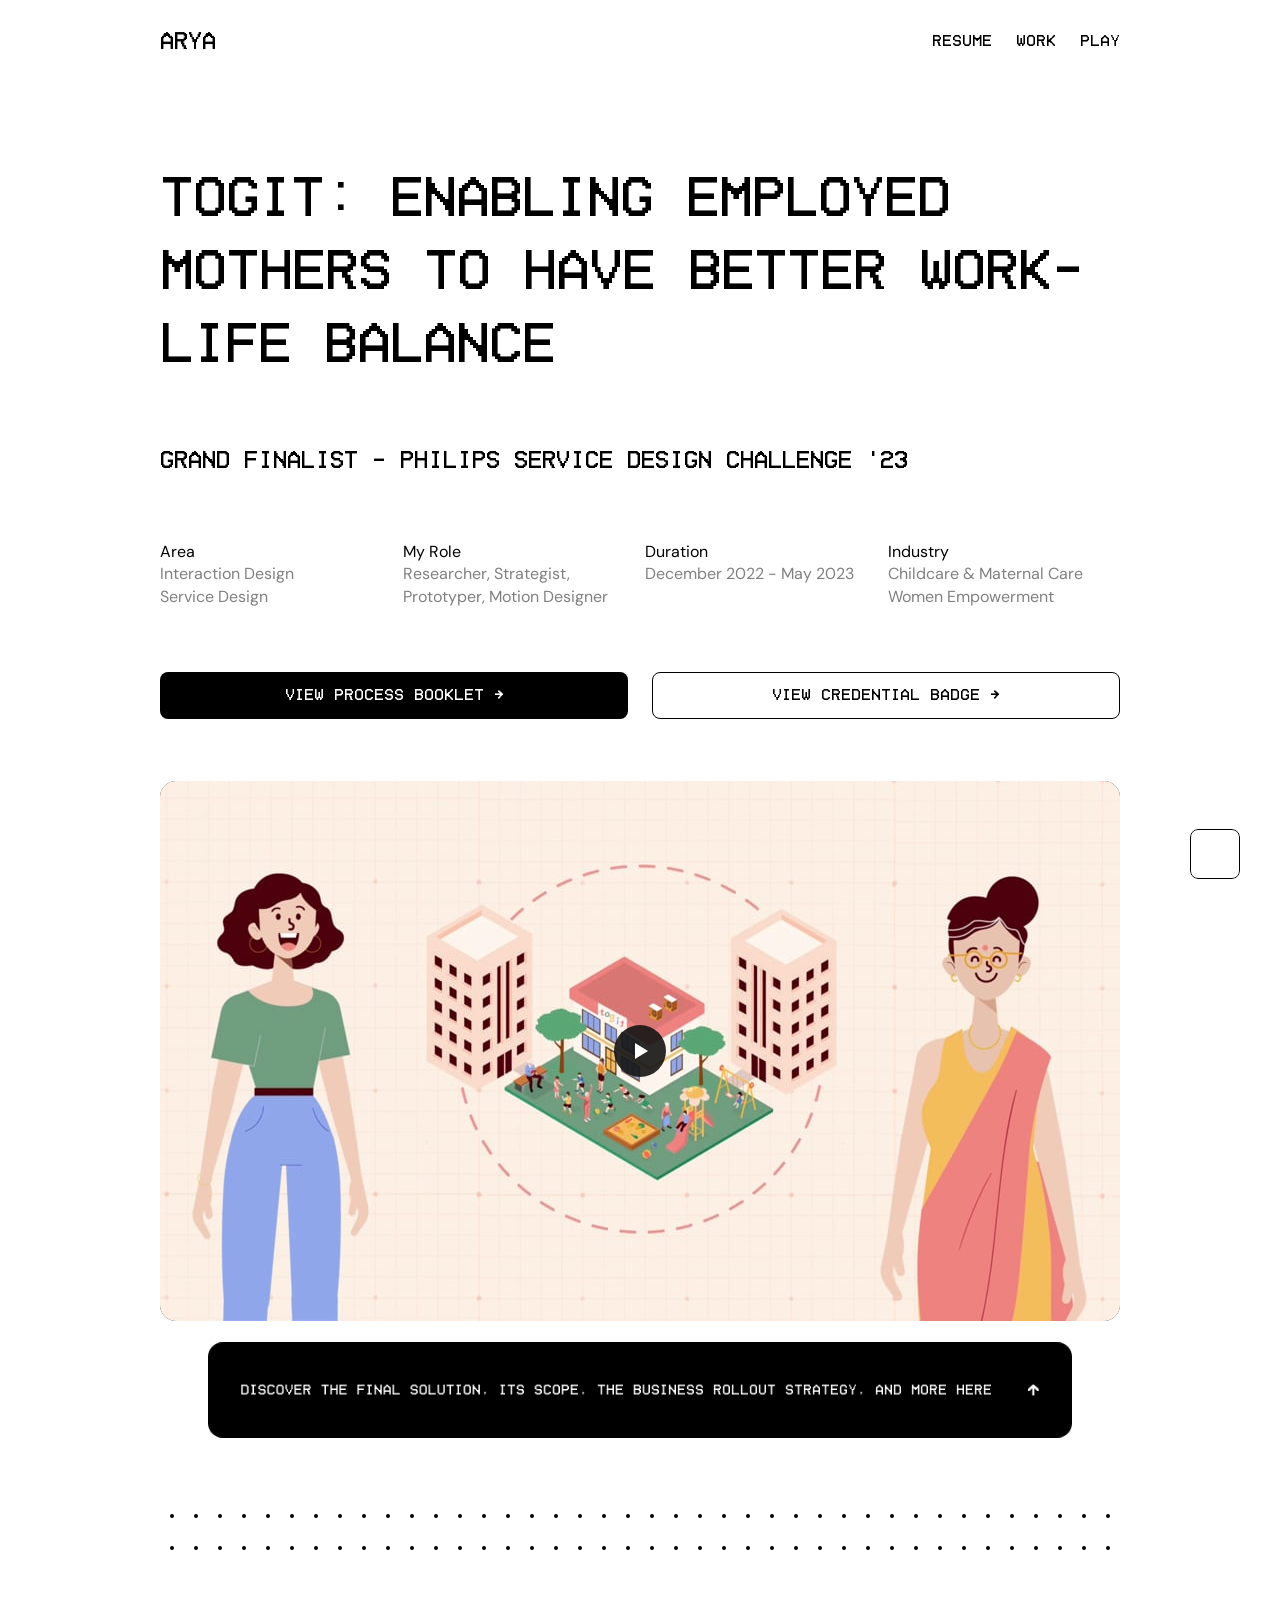
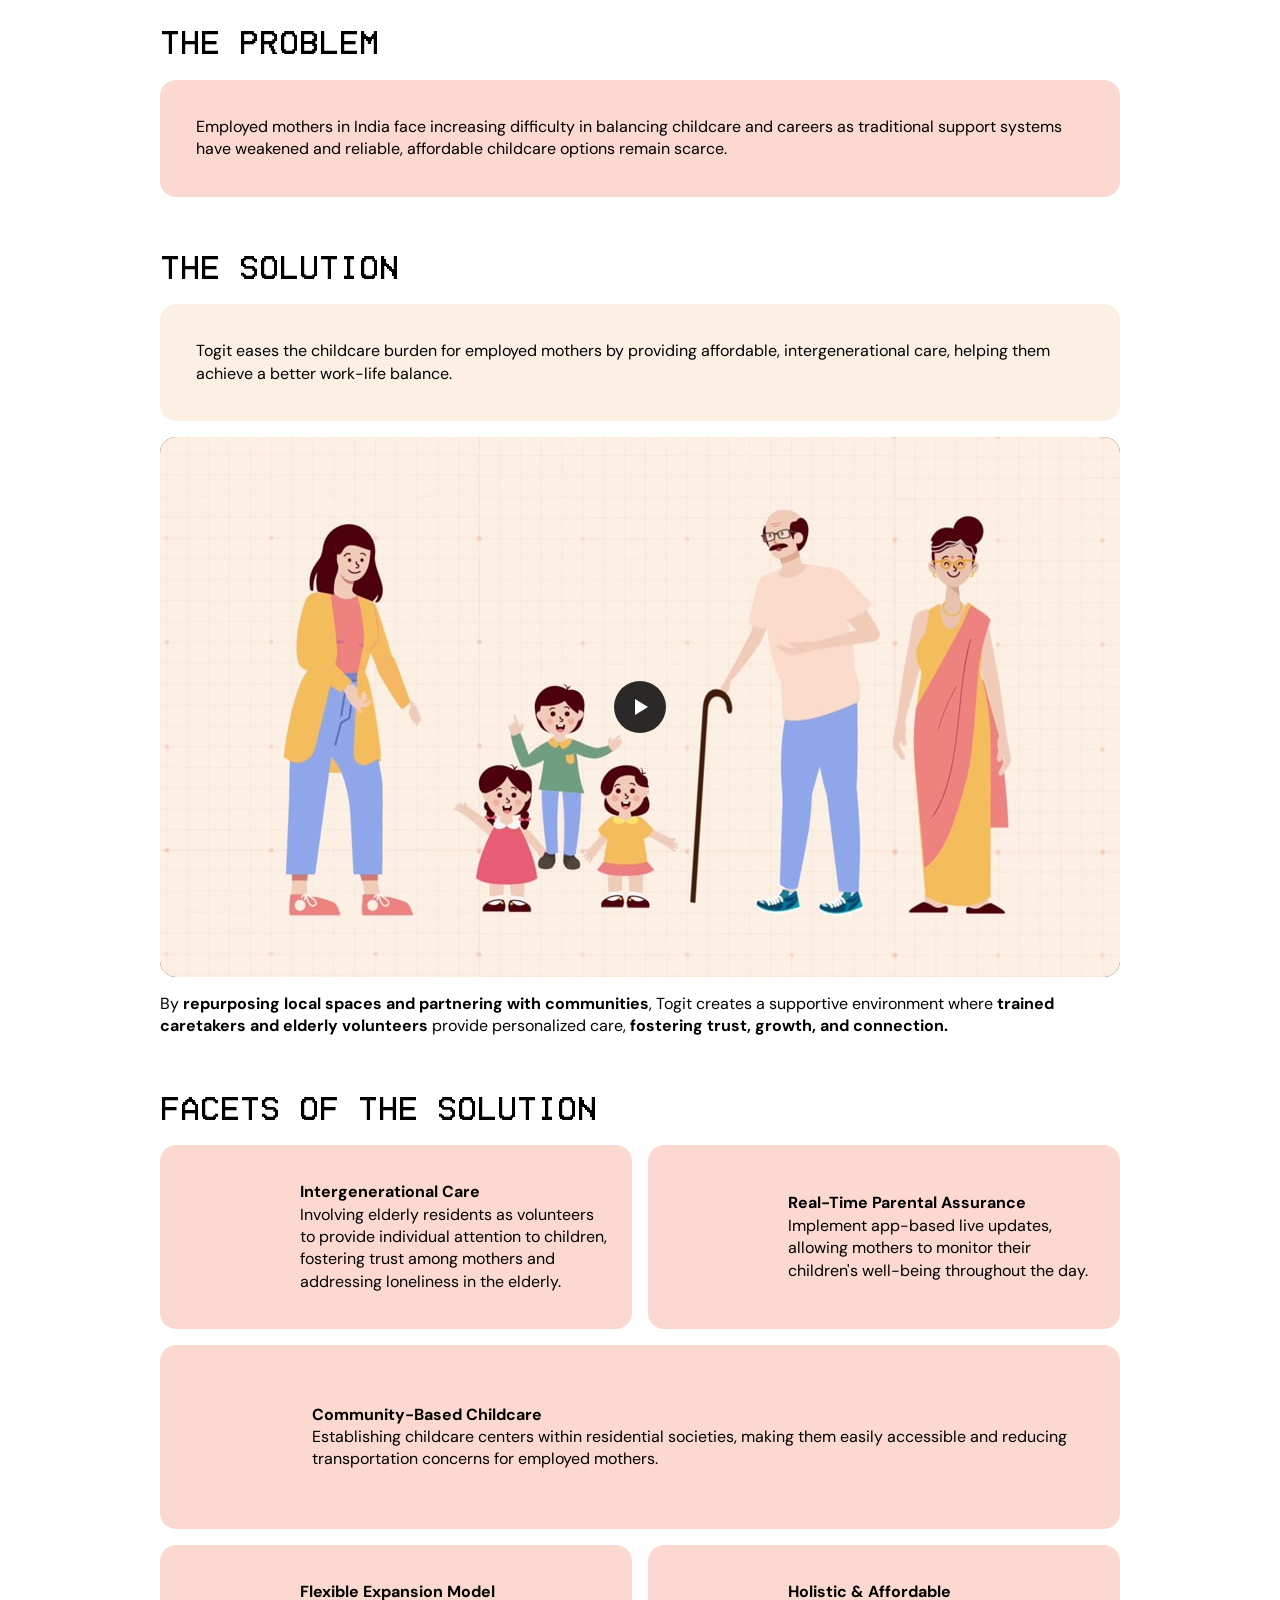
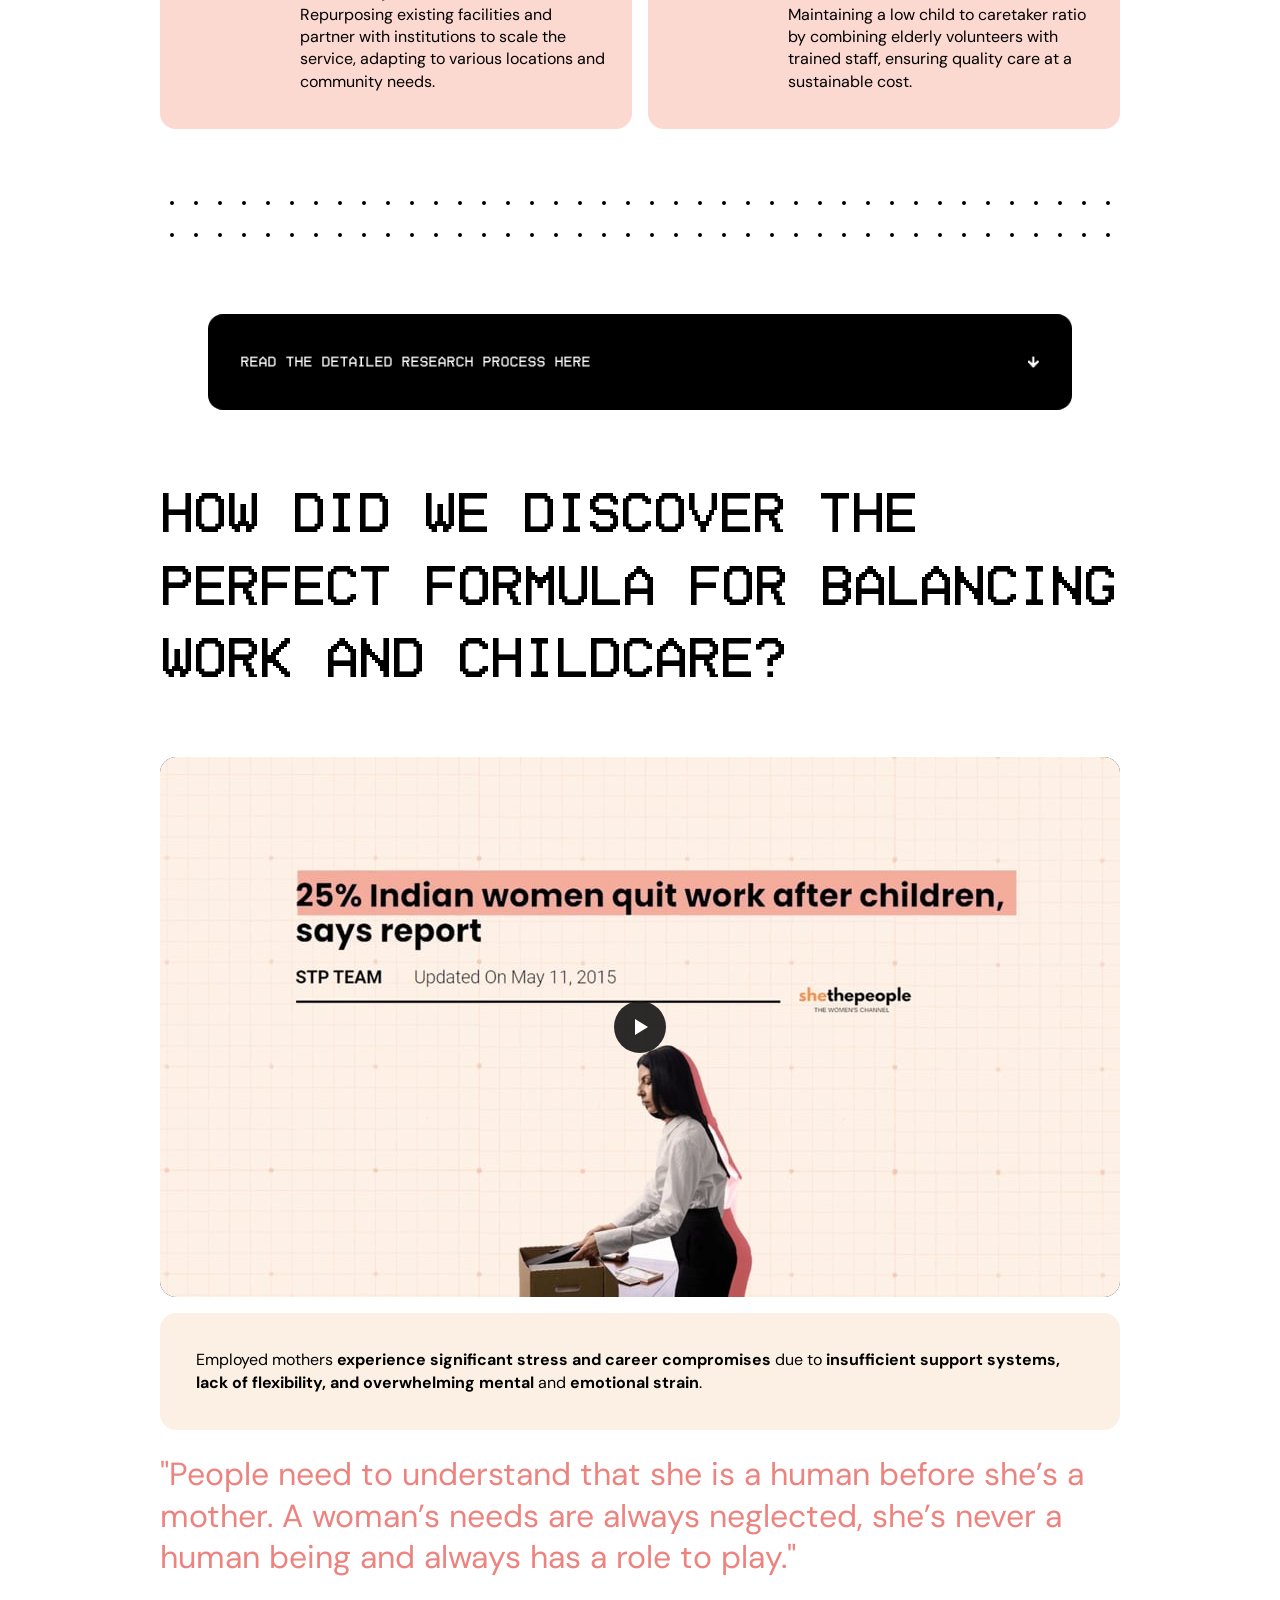
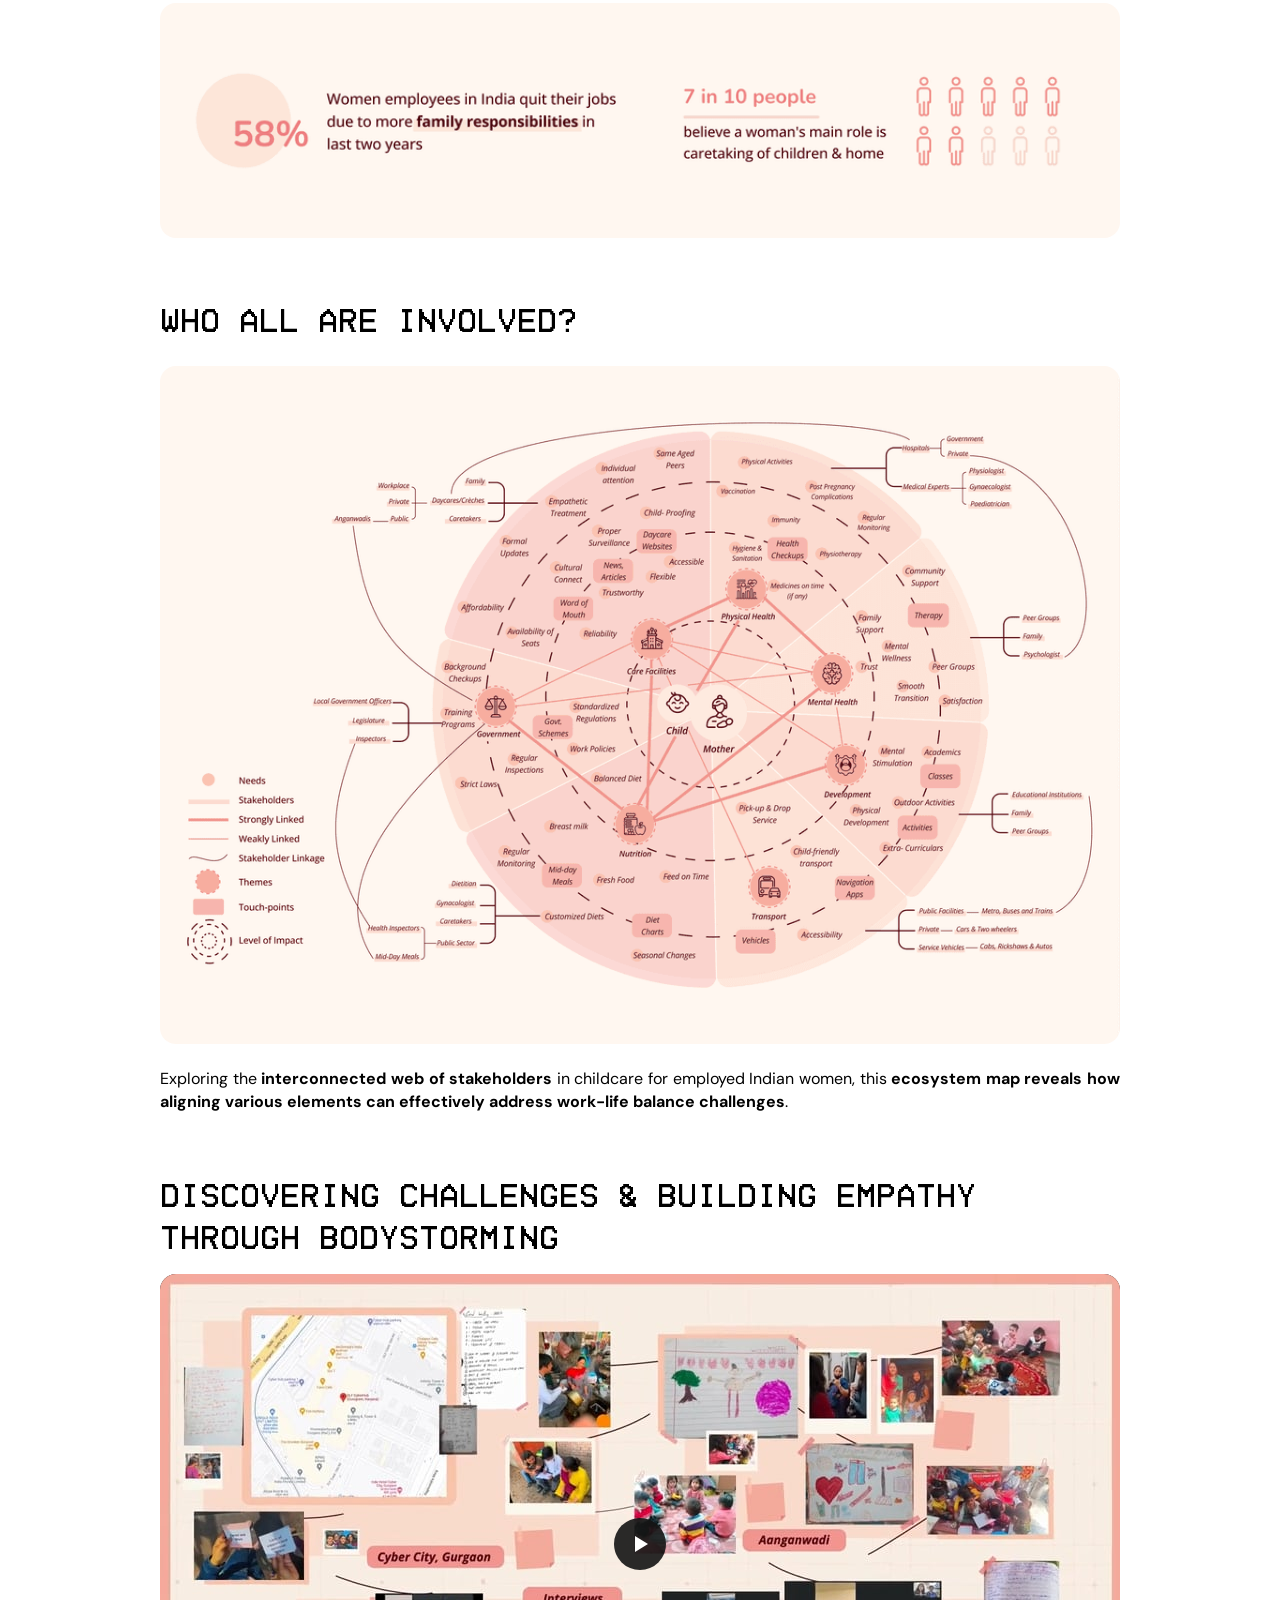
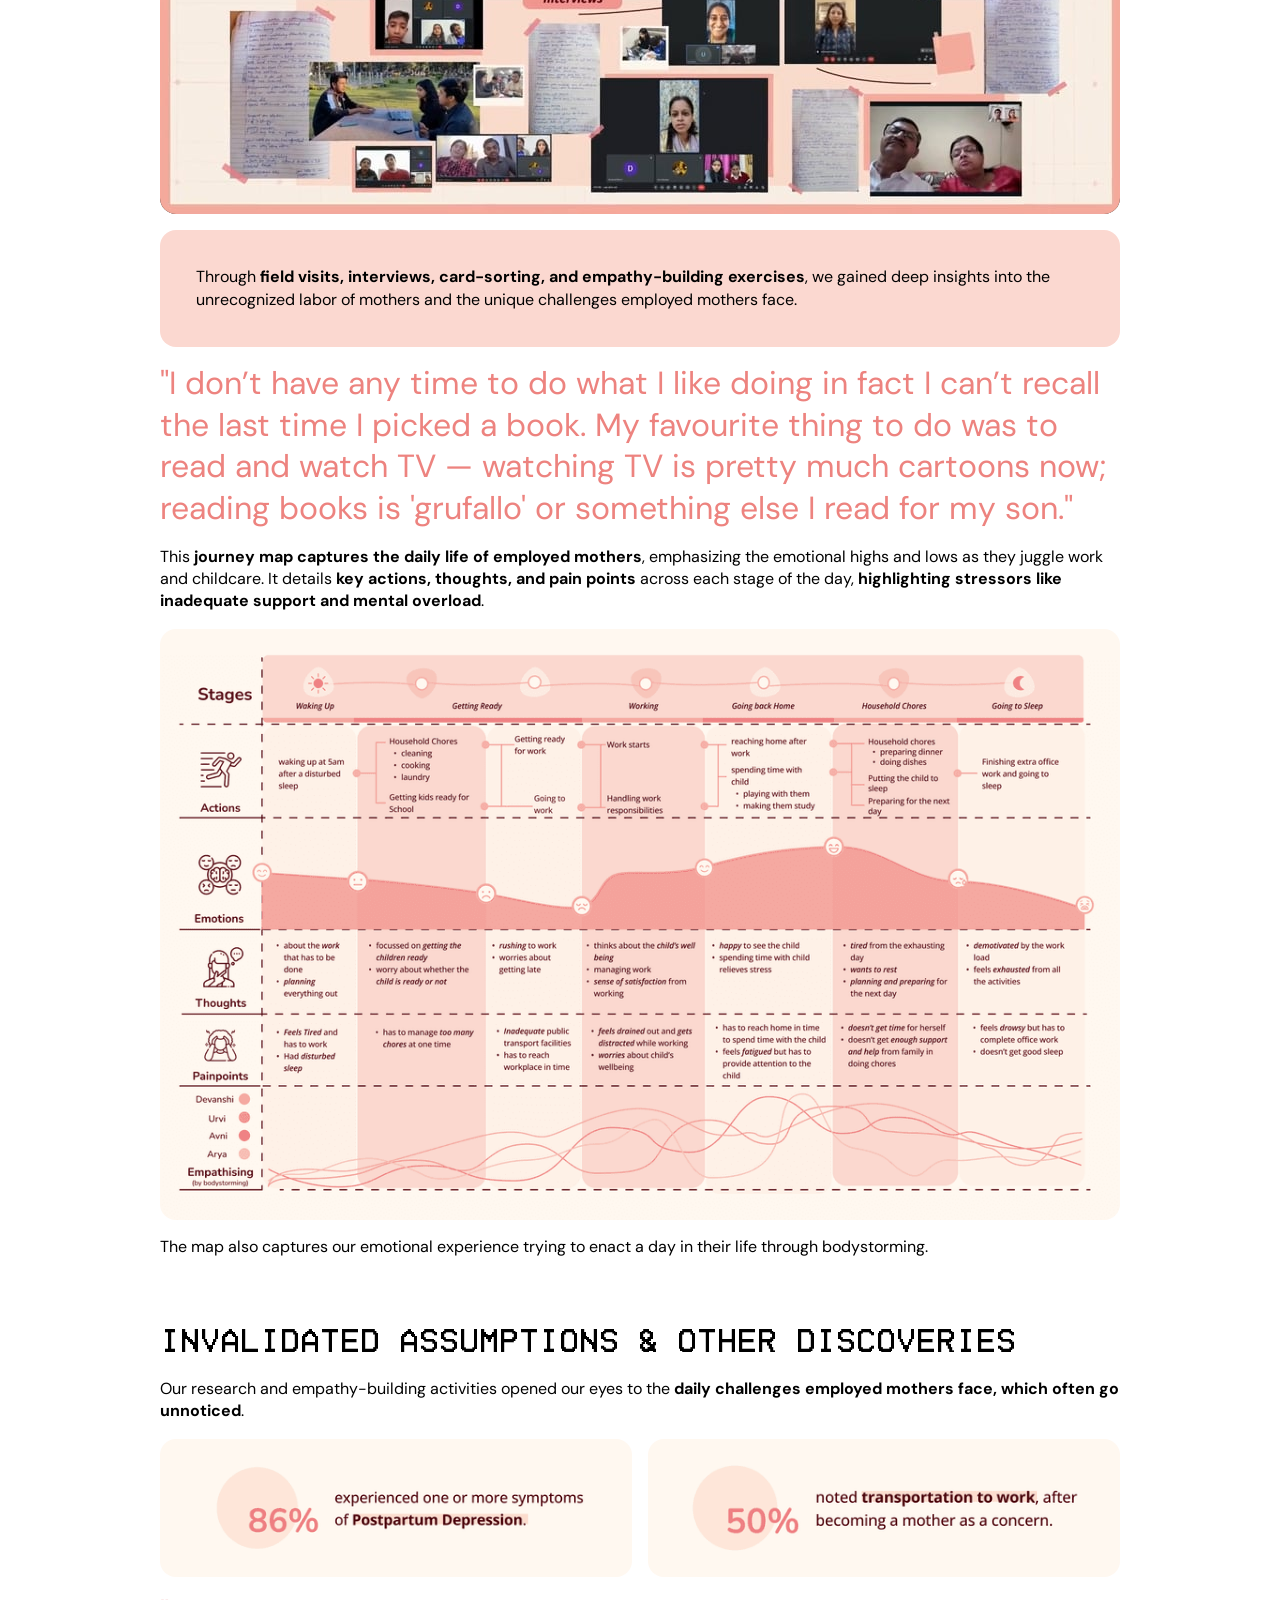
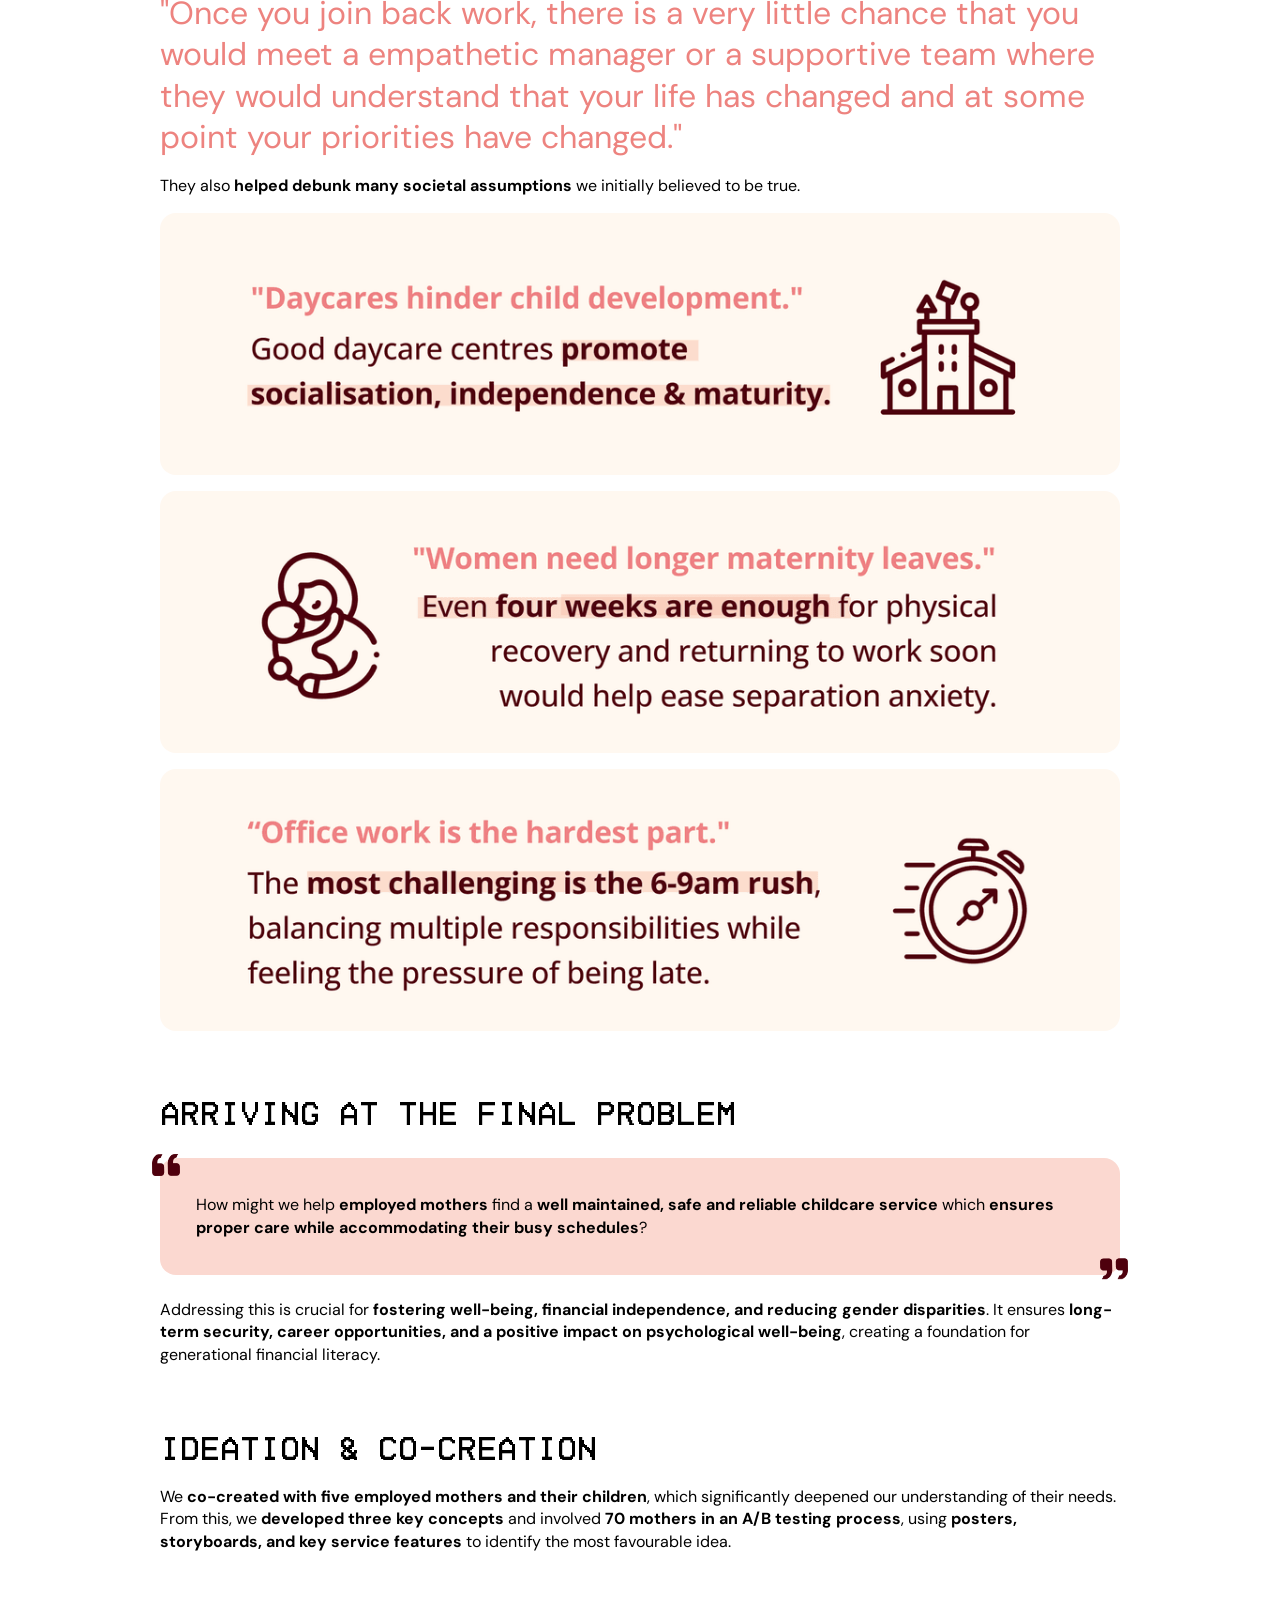
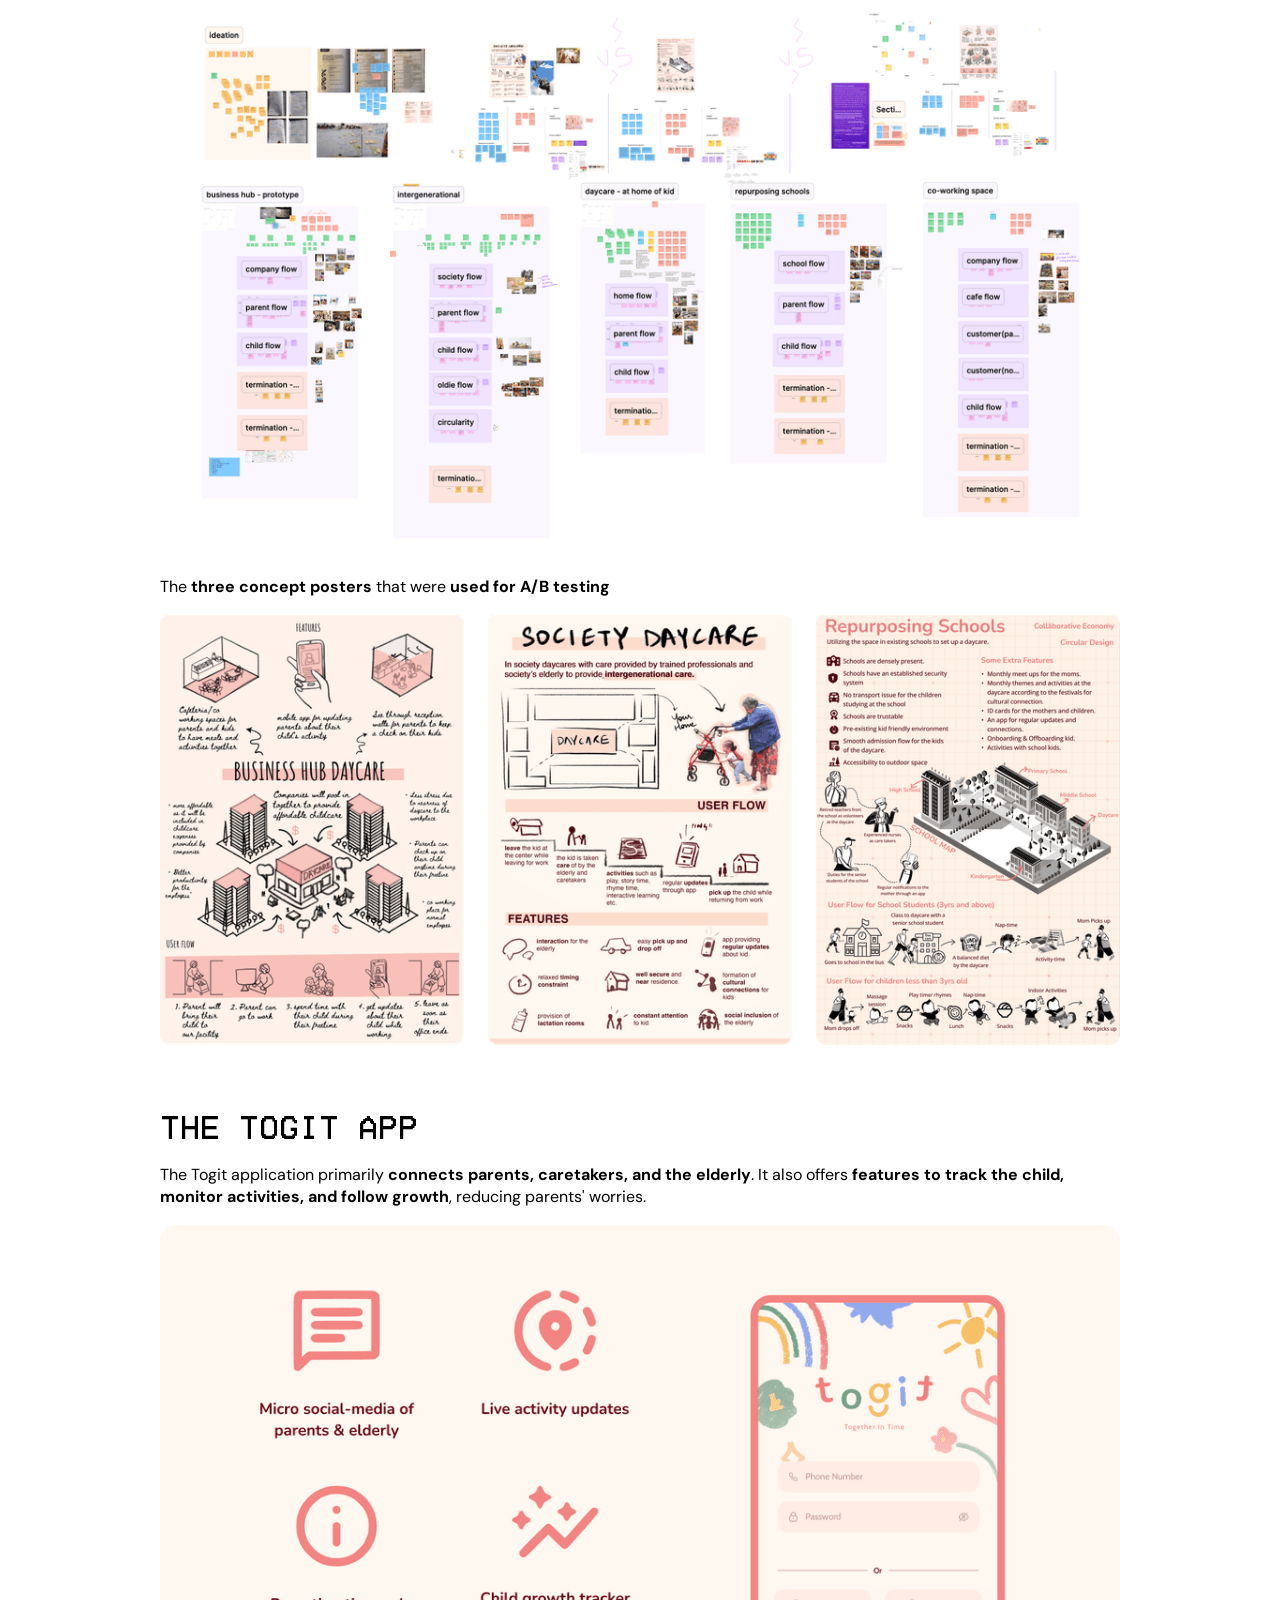
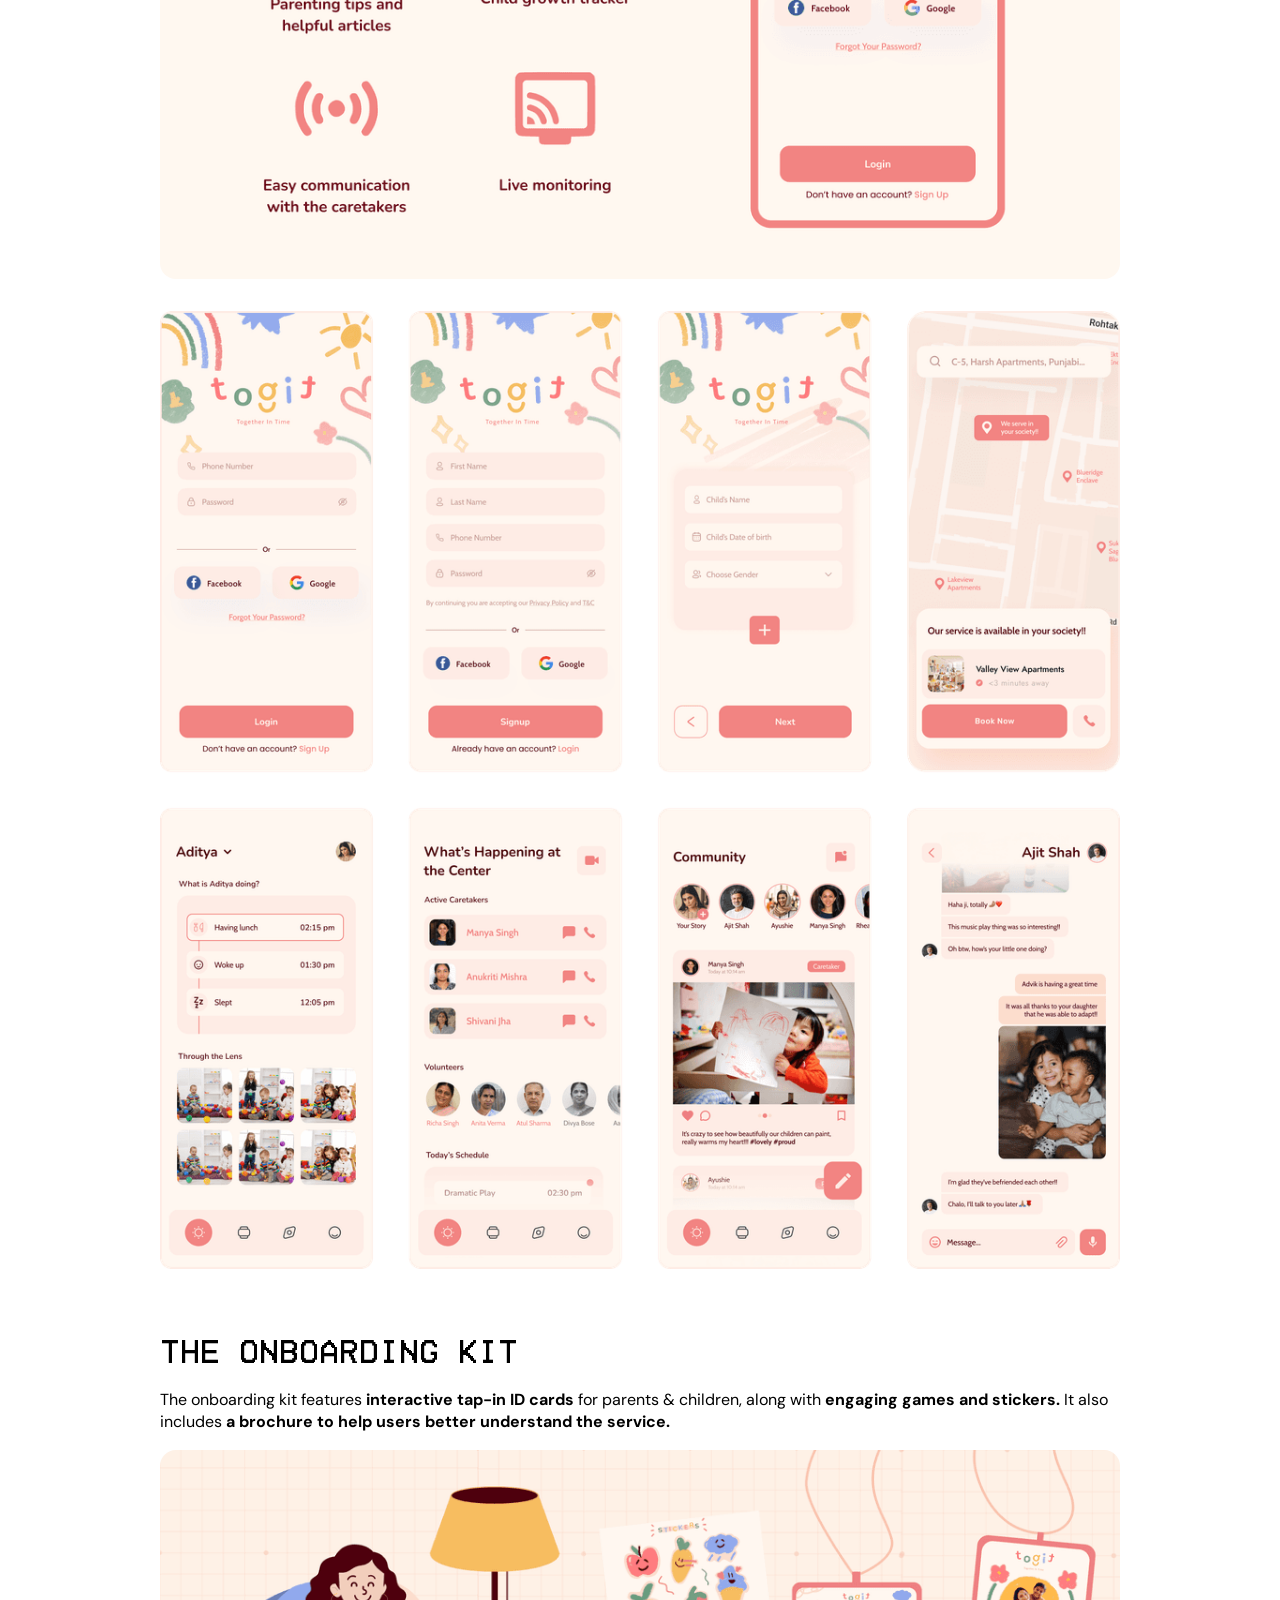
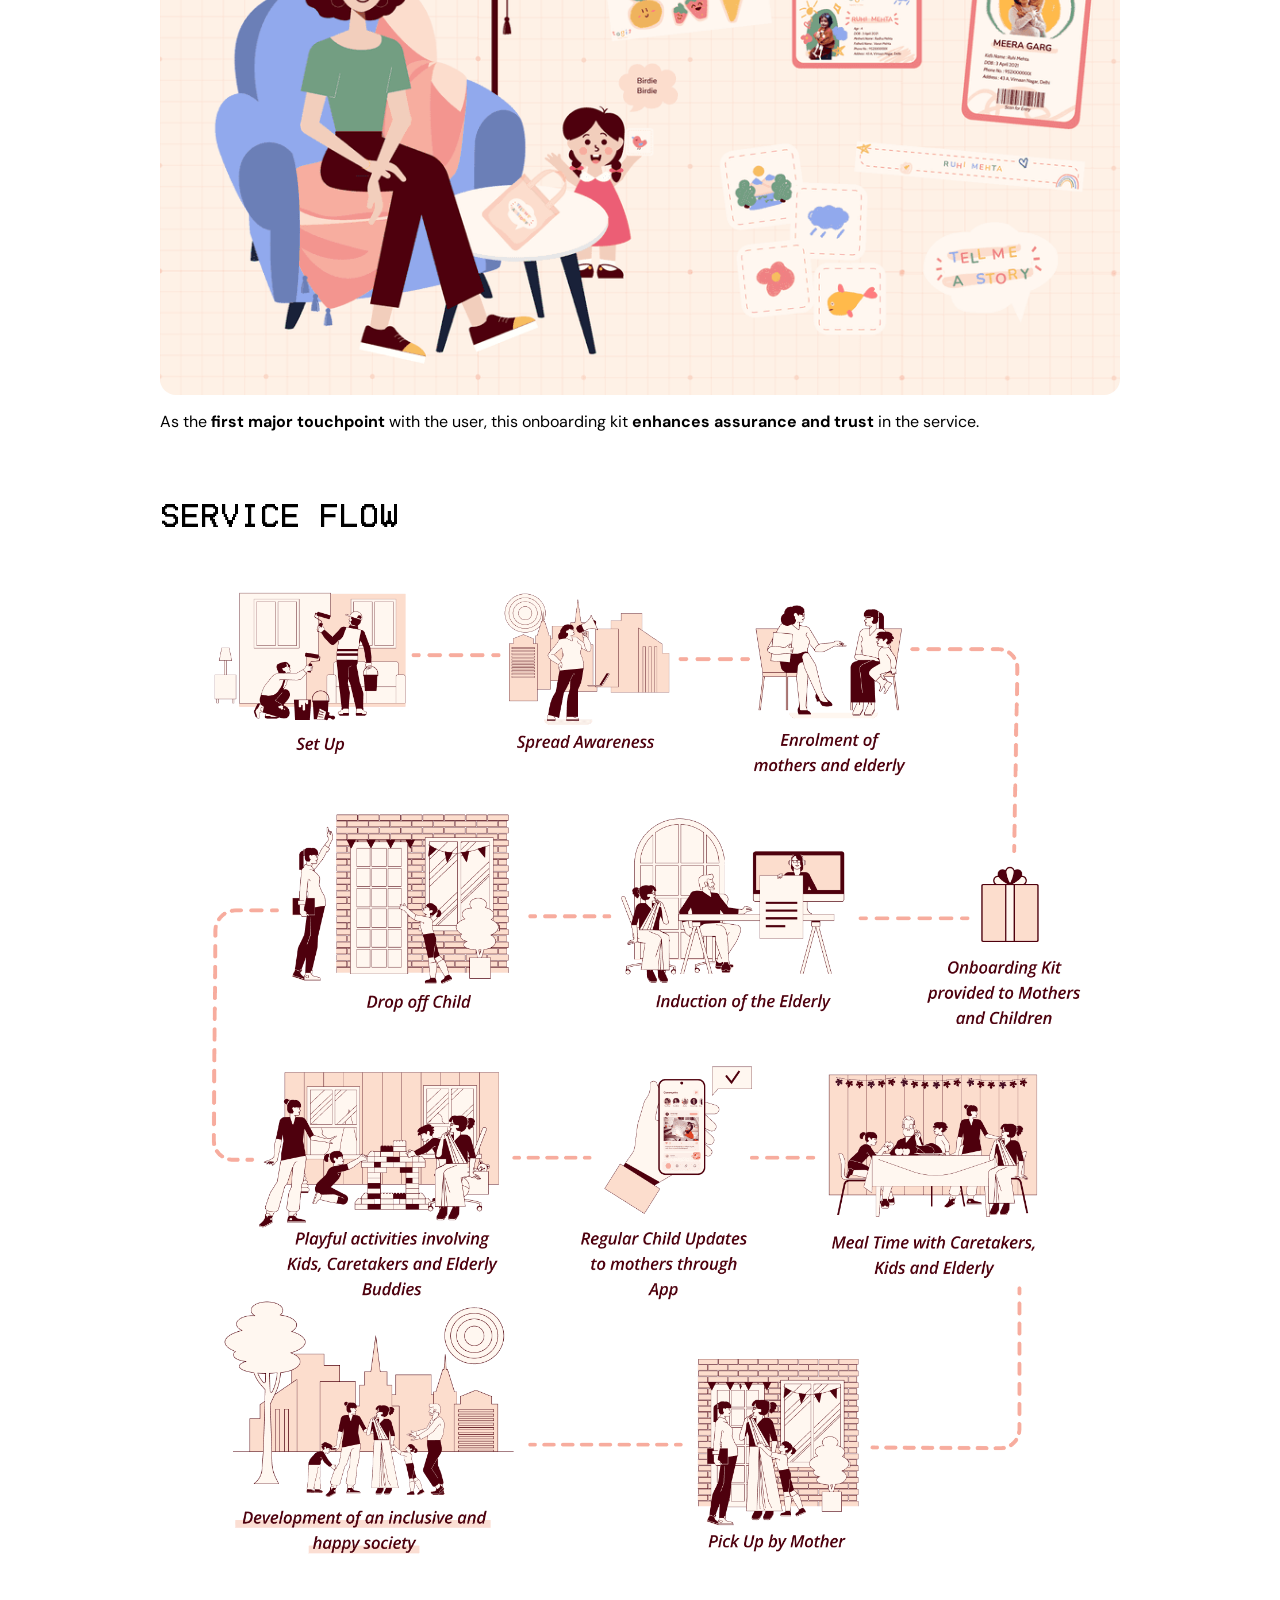
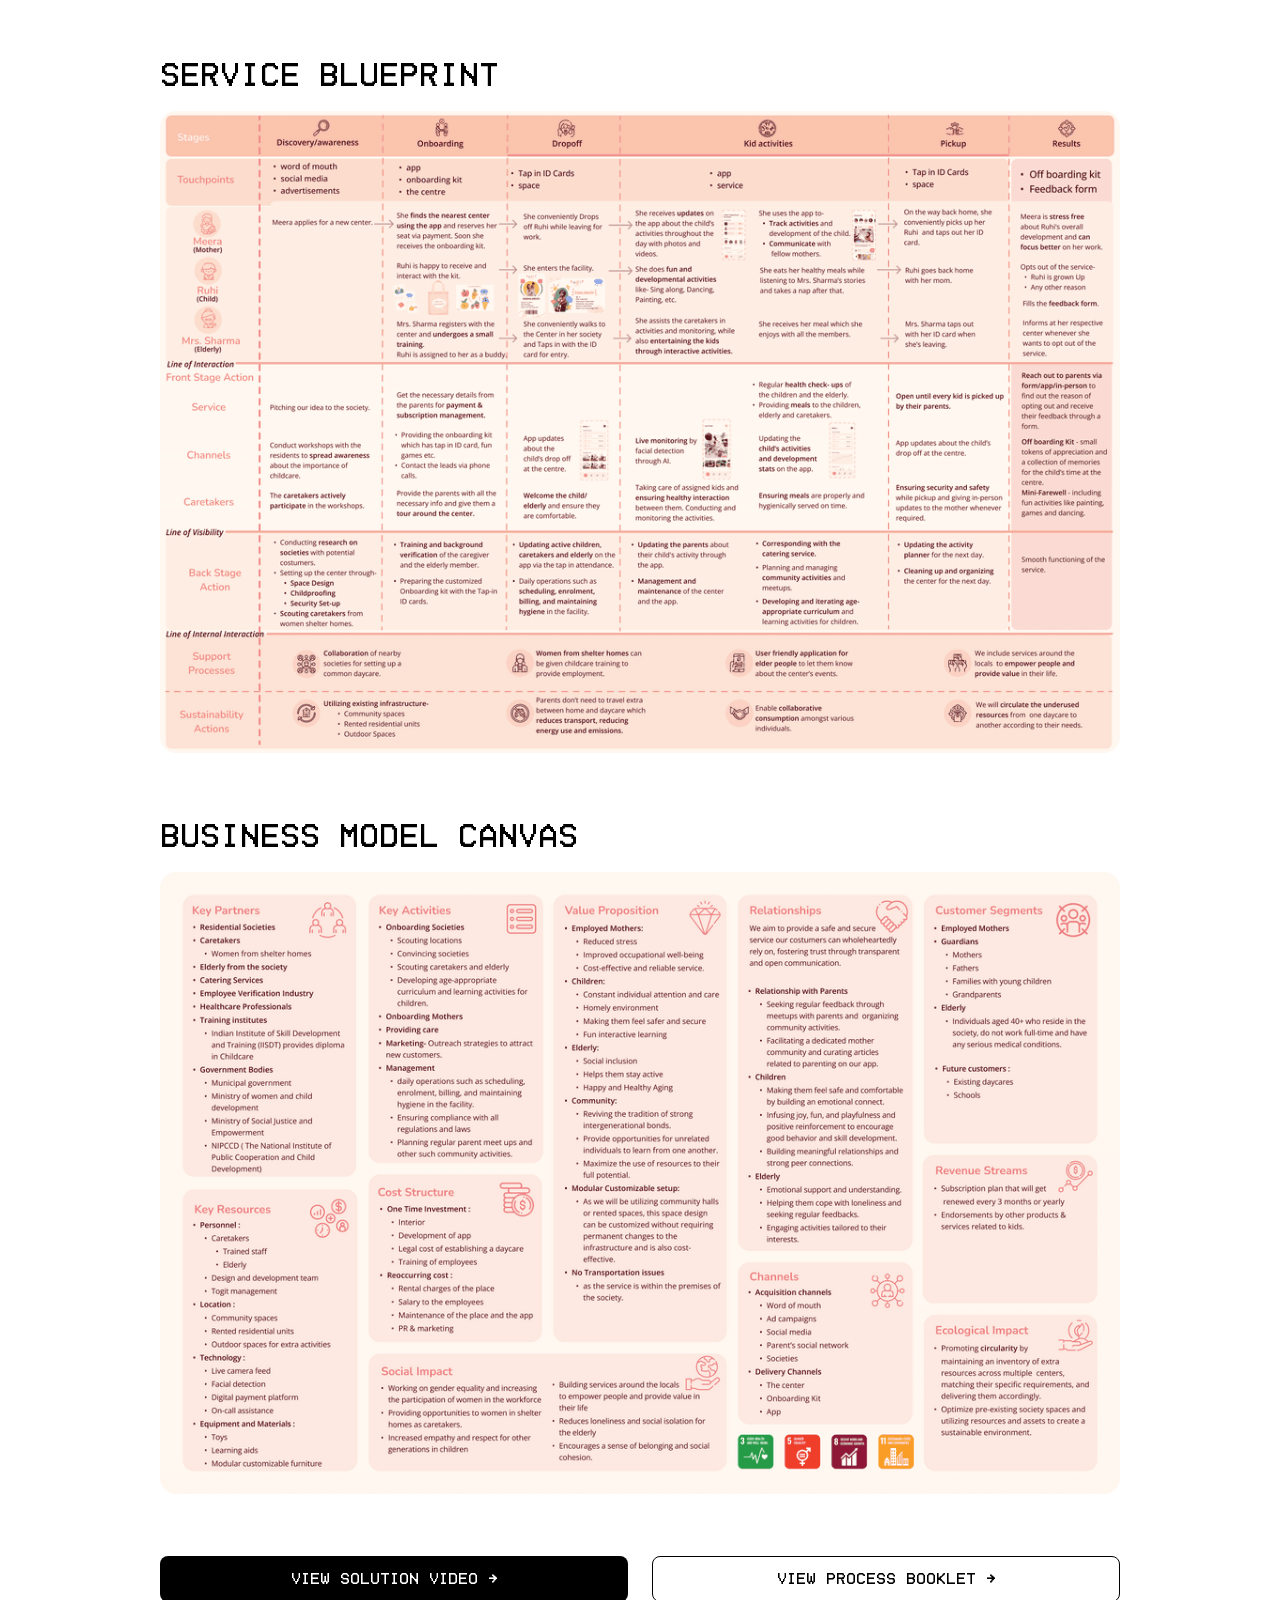
<file: work/togit/index.html>
<!DOCTYPE html>
<html lang="en"><head>
<base href="../../">
<link rel="stylesheet" href="styles.css"><script defer src="assets/js/retry-images.js"></script><script defer src="assets/js/video-previews.js?v=2"></script><script>(function(){var f=window.fetch;window.fetch=function(u,o){if(typeof u==='string'&&u.includes('.framercms')){return f('/assets/cms/'+u.split('/').pop(),o);}return f(u,o);};})();</script>
    <meta charset="utf-8">
    
    
    <script>try{if(localStorage.get("__framer_force_showing_editorbar_since")){const n=document.createElement("link");n.rel = "modulepreload";n.href="https://framer.com/edit/init.mjs";document.head.appendChild(n)}}catch(e){}</script>
    <!-- Start of headStart -->
    <!-- Hotjar Tracking Code for Site 2750447 (name missing) -->
<script>
    (function(h,o,t,j,a,r){
        h.hj=h.hj||function(){(h.hj.q=h.hj.q||[]).push(arguments)};
        h._hjSettings={hjid:2750447,hjsv:6};
        a=o.getElementsByTagName('head')[0];
        r=o.createElement('script');r.async=1;
        r.src=t+h._hjSettings.hjid+j+h._hjSettings.hjsv;
        a.appendChild(r);
    })(window,document,'https://static.hotjar.com/c/hotjar-','.js?sv=');
</script>
    <!-- End of headStart -->
    <meta name="viewport" content="width=device-width">
    <meta name="generator" content="Framer 397058d">
    <title>Arya Bhushan - Togit</title>
    <meta name="description" content="Enabling employed mothers to have better work-life balance">
    <meta name="framer-search-index" content="https://framerusercontent.com/sites/11XxNCQfZS2pJXVf5KvWd8/searchIndex-cuMQqiB3VdyJ.json">
    <meta name="framer-search-index-fallback" content="https://framerusercontent.com/sites/11XxNCQfZS2pJXVf5KvWd8/searchIndex-cPOdlpinfJ32.json">
    <link href="assets/images/default-30.png" rel="icon" media="(prefers-color-scheme: light)">
    <link href="assets/images/default-30.png" rel="icon" media="(prefers-color-scheme: dark)">
    <link rel="apple-touch-icon" href="assets/images/image-extra-1.png">
    <!-- Open Graph / Facebook -->
    <meta property="og:type" content="website">
    <meta property="og:title" content="Arya Bhushan - Togit">
    <meta property="og:description" content="Enabling employed mothers to have better work-life balance">
    <meta property="og:image" content="assets/images/image-extra-2-3.png">
    <!-- Twitter -->
    <meta name="twitter:card" content="summary_large_image">
    <meta name="twitter:title" content="Arya Bhushan - Togit">
    <meta name="twitter:description" content="Enabling employed mothers to have better work-life balance">
    <meta name="twitter:image" content="assets/images/image-extra-2-3.png">
    
    <!-- Global site tag (gtag.js) - Google Analytics -->
    
    <script>
      window.dataLayer = window.dataLayer || [];
      function gtag(){window.dataLayer.push(arguments);}
      gtag('js', new Date());
      gtag('config', 'G-WTSHBPF3Q1');
    </script>
    
    
    <link href="https://fonts.gstatic.com" rel="preconnect" crossorigin="">
    <meta name="robots" content="max-image-preview:large"><link rel="canonical" href="https://aryabhushan.com/work/togit"><meta property="og:url" content="https://aryabhushan.com/work/togit"><!-- Start of headEnd -->
    
    <!-- End of headEnd -->
</head>
<body class="framer-body-lISTr9wOE-framer-r4zcG">
    
    <!-- Start of bodyStart -->
    
    <!-- End of bodyStart -->
    
    <div id="main" data-framer-hydrate-v2="{&quot;routeId&quot;:&quot;lISTr9wOE&quot;,&quot;localeId&quot;:&quot;default&quot;,&quot;breakpoints&quot;:[{&quot;hash&quot;:&quot;1pjgjpz&quot;,&quot;mediaQuery&quot;:&quot;(min-width: 1200px)&quot;},{&quot;hash&quot;:&quot;dxabak&quot;,&quot;mediaQuery&quot;:&quot;(min-width: 768px) and (max-width: 1199px)&quot;},{&quot;hash&quot;:&quot;tuk074&quot;,&quot;mediaQuery&quot;:&quot;(max-width: 767px)&quot;}]}" data-framer-ssr-released-at="2025-11-10T14:50:19.351Z" data-framer-page-optimized-at="2025-11-12T08:58:52.945Z" data-framer-generated-page=""><!--$--><div data-framer-root="" class="framer-r4zcG framer-UIyRe framer-I7xnY framer-0B3Cy framer-C7MZb framer-GIZSt framer-OIIu6 framer-IEo4N framer-1pjgjpz" data-framer-cursor="1bop10o" style="min-height:100vh;width:auto"><div class="framer-1azpm5-container" data-framer-name="Navigation" name="Navigation"><div class="ssr-variant hidden-dxabak hidden-tuk074"><div name="Navigation" class="framer-pmJ9n framer-196el7y framer-v-196el7y" data-framer-name="Desktop" style="backdrop-filter: blur(10px); background-color: var(--token-25b31a9d-211f-4aed-b06c-add80335f614, rgb(255, 255, 255)); width: 100%; opacity: 1;"><div class="framer-peochh" data-framer-name="Content" style="opacity: 1;"><div class="framer-o9mzy4" data-framer-name="Logo" style="opacity: 1;"><div class="framer-yu7lwt-container" data-framer-appear-id="yu7lwt" data-framer-cursor="14u88gl" style="will-change:transform;opacity:0.001;transform:translateY(50px)"><!--$--><a class="framer-sizN0 framer-1elrd6f framer-v-1elrd6f framer-aspiev" data-framer-name="Logo" href="./" style="opacity: 1;"><div class="framer-1th6df0" style="opacity: 1;"><div class="framer-h0rt5a" data-framer-component-type="RichTextContainer" style="--framer-link-text-color: rgb(0, 153, 255); --framer-link-text-decoration: underline; transform: none; opacity: 1;"><p class="framer-text" style="--font-selector:Q1VTVE9NO0hvbWUgVmlkZW8gUmVndWxhcg==;--framer-font-family:&quot;Home Video Regular&quot;, &quot;Home Video Regular Placeholder&quot;, sans-serif;--framer-font-size:24px">Arya</p></div><div class="framer-1sltgx2" data-framer-component-type="RichTextContainer" style="--extracted-r6o4lv: rgb(217, 149, 25); --framer-link-text-color: rgb(0, 153, 255); --framer-link-text-decoration: underline; transform: none; opacity: 1;"><p class="framer-text" style="--font-selector:Q1VTVE9NO0hvbWUgVmlkZW8gUmVndWxhcg==;--framer-font-family:&quot;Home Video Regular&quot;, &quot;Home Video Regular Placeholder&quot;, sans-serif;--framer-font-size:24px;--framer-text-color:var(--extracted-r6o4lv, rgb(217, 149, 25))">Arya</p></div></div></a><!--/$--></div></div><div class="framer-12rsi9o-container" data-framer-appear-id="12rsi9o" data-framer-cursor="1be7m66" style="will-change:transform;opacity:0.001;transform:perspective(1200px) translateY(50px)"><!--$--><a class="framer-qtVcb framer-2uxae1 framer-v-ccaq9 framer-1iv5uwi" data-framer-name="Link - New Tab" href="https://drive.google.com/file/d/1T3ZbMoytyQa1yMss7NIldPn1fFPt6l2p/view?usp=sharing" target="_blank" rel="noopener" style="opacity: 1;"><div class="framer-a6jg8u" style="opacity: 1;"><div class="framer-1k0cmpg" data-framer-component-type="RichTextContainer" style="--extracted-r6o4lv: var(--token-d2873cc6-42eb-40c0-8205-582532719427, rgb(0, 0, 0)); transform: none; opacity: 1;"><p class="framer-text" style="--font-selector:Q1VTVE9NO0hvbWUgVmlkZW8gUmVndWxhcg==;--framer-font-family:&quot;Home Video Regular&quot;, &quot;Home Video Regular Placeholder&quot;, sans-serif;--framer-line-height:1.4em;--framer-text-color:var(--extracted-r6o4lv, var(--token-d2873cc6-42eb-40c0-8205-582532719427, rgb(0, 0, 0)))">resume</p></div><div class="framer-1i92ufd" data-framer-component-type="RichTextContainer" style="--extracted-r6o4lv:var(--token-d2873cc6-42eb-40c0-8205-582532719427, rgb(0, 0, 0));opacity:0.6;transform:none"><p class="framer-text" style="--font-selector:Q1VTVE9NO0hvbWUgVmlkZW8gUmVndWxhcg==;--framer-font-family:&quot;Home Video Regular&quot;, &quot;Home Video Regular Placeholder&quot;, sans-serif;--framer-line-height:1.4em;--framer-text-color:var(--extracted-r6o4lv, var(--token-d2873cc6-42eb-40c0-8205-582532719427, rgb(0, 0, 0)))">resume</p></div></div></a><!--/$--></div><!--$--><div class="framer-1yymyeg-container" data-framer-appear-id="1yymyeg" data-framer-cursor="1be7m66" style="will-change:transform;opacity:0.001;transform:perspective(1200px) translateY(50px)"><!--$--><a class="framer-qtVcb framer-2uxae1 framer-v-2uxae1 framer-1iv5uwi" data-framer-name="Link" href="./#work" style="opacity: 1;"><div class="framer-a6jg8u" style="opacity: 1;"><div class="framer-1k0cmpg" data-framer-component-type="RichTextContainer" style="--extracted-r6o4lv: var(--token-d2873cc6-42eb-40c0-8205-582532719427, rgb(0, 0, 0)); transform: none; opacity: 1;"><p class="framer-text" style="--font-selector:Q1VTVE9NO0hvbWUgVmlkZW8gUmVndWxhcg==;--framer-font-family:&quot;Home Video Regular&quot;, &quot;Home Video Regular Placeholder&quot;, sans-serif;--framer-line-height:1.4em;--framer-text-color:var(--extracted-r6o4lv, var(--token-d2873cc6-42eb-40c0-8205-582532719427, rgb(0, 0, 0)))">work</p></div><div class="framer-1i92ufd" data-framer-component-type="RichTextContainer" style="--extracted-r6o4lv:var(--token-d2873cc6-42eb-40c0-8205-582532719427, rgb(0, 0, 0));opacity:0.6;transform:none"><p class="framer-text" style="--font-selector:Q1VTVE9NO0hvbWUgVmlkZW8gUmVndWxhcg==;--framer-font-family:&quot;Home Video Regular&quot;, &quot;Home Video Regular Placeholder&quot;, sans-serif;--framer-line-height:1.4em;--framer-text-color:var(--extracted-r6o4lv, var(--token-d2873cc6-42eb-40c0-8205-582532719427, rgb(0, 0, 0)))">work</p></div></div></a><!--/$--></div><!--/$--><!--$--><div class="framer-tfnmhm-container" data-framer-appear-id="tfnmhm" data-framer-cursor="10w2zhv" style="will-change:transform;opacity:0.001;transform:perspective(1200px) translateY(50px)"><!--$--><a class="framer-PcqyI framer-p3sir6 framer-v-p3sir6 framer-17eh7gt" data-framer-name="Link" href="./play/" style="opacity: 1;"><div class="framer-1nrqrzf" style="opacity: 1;"><div class="framer-p59mm1" data-framer-component-type="RichTextContainer" style="--extracted-r6o4lv: var(--token-d2873cc6-42eb-40c0-8205-582532719427, rgb(0, 0, 0)); transform: none; opacity: 1;"><p class="framer-text" style="--font-selector:Q1VTVE9NO0hvbWUgVmlkZW8gUmVndWxhcg==;--framer-font-family:&quot;Home Video Regular&quot;, &quot;Home Video Regular Placeholder&quot;, sans-serif;--framer-line-height:1.4em;--framer-text-color:var(--extracted-r6o4lv, var(--token-d2873cc6-42eb-40c0-8205-582532719427, rgb(0, 0, 0)))">play</p></div><div class="framer-1u2vjk1" data-framer-component-type="RichTextContainer" style="--extracted-r6o4lv:var(--token-d2873cc6-42eb-40c0-8205-582532719427, rgb(0, 0, 0));opacity:0.6;transform:none"><p class="framer-text" style="--font-selector:Q1VTVE9NO0hvbWUgVmlkZW8gUmVndWxhcg==;--framer-font-family:&quot;Home Video Regular&quot;, &quot;Home Video Regular Placeholder&quot;, sans-serif;--framer-line-height:1.4em;--framer-text-color:var(--extracted-r6o4lv, var(--token-d2873cc6-42eb-40c0-8205-582532719427, rgb(0, 0, 0)))">play</p></div></div></a><!--/$--></div><!--/$--></div></div></div></div><!--$--><a class="framer-1fw9rl8 framer-1lbd91d" data-border="true" data-framer-cursor="1be7m66" data-framer-name="Scrolltotop" name="Scrolltotop" href="./work/togit/" data-framer-page-link-current="true"><div class="framer-17tmsz4-container"><div style="display:contents"><svg xmlns="http://www.w3.org/2000/svg" viewBox="0 0 256 256" focusable="false" color="rgb(0, 0, 0)" style="user-select: none; width: 100%; height: 100%; display: inline-block; fill: rgb(0, 0, 0); color: rgb(0, 0, 0); flex-shrink: 0;"><g color="rgb(0, 0, 0)" weight="regular"><path d="M205.66,117.66a8,8,0,0,1-11.32,0L136,59.31V216a8,8,0,0,1-16,0V59.31L61.66,117.66a8,8,0,0,1-11.32-11.32l72-72a8,8,0,0,1,11.32,0l72,72A8,8,0,0,1,205.66,117.66Z"></path></g></svg></div></div></a><!--/$--><header class="framer-pnpdlg" data-framer-name="Content" name="Content"><div class="framer-1m0r0ci" data-framer-name="hero" id="hero" name="hero"><div class="framer-8ku2xv" data-framer-name="Title" name="Title"><div class="framer-vfq0bv" data-framer-component-type="RichTextContainer" style="transform:none"><h1 class="framer-text framer-styles-preset-5kkvul" data-styles-preset="Lm1wJt9jp" style="--framer-text-color:var(--token-d2873cc6-42eb-40c0-8205-582532719427, rgb(255, 255, 255))">Togit: Enabling employed mothers to have better work-life balance</h1></div></div><div class="framer-yl1v1l" data-framer-component-type="RichTextContainer" style="transform:none"><h2 class="framer-text framer-styles-preset-1wml6uu" data-styles-preset="fVxnimdqP" style="--framer-text-color:var(--token-d2873cc6-42eb-40c0-8205-582532719427, rgb(255, 255, 255))">Grand Finalist - Philips Service Design Challenge '23</h2></div><div class="framer-18q4y7v" data-framer-name="Case Overview" name="Case Overview"><div class="framer-kw3z3h" data-framer-name="Client" name="Client"><div class="framer-1fqnatq" data-framer-component-type="RichTextContainer" style="transform:none"><p class="framer-text framer-styles-preset-9naui5" data-styles-preset="es4pFpdM4" style="--framer-text-color:var(--token-d2873cc6-42eb-40c0-8205-582532719427, rgb(255, 255, 255))">Area</p></div><div class="framer-1qwd9xa" data-framer-component-type="RichTextContainer" style="transform:none"><p class="framer-text framer-styles-preset-9naui5" data-styles-preset="es4pFpdM4" style="--framer-text-color:var(--token-d47bba34-339e-4038-8c6c-631863cff0b3, rgb(128, 128, 128))">Interaction Design</p><p class="framer-text framer-styles-preset-9naui5" data-styles-preset="es4pFpdM4" style="--framer-text-color:var(--token-d47bba34-339e-4038-8c6c-631863cff0b3, rgb(128, 128, 128))">Service Design</p></div></div><div class="framer-emkuw1" data-framer-name="Services" name="Services"><div class="framer-utbyiz" data-framer-component-type="RichTextContainer" style="transform:none"><p class="framer-text framer-styles-preset-9naui5" data-styles-preset="es4pFpdM4" style="--framer-text-color:var(--token-d2873cc6-42eb-40c0-8205-582532719427, rgb(255, 255, 255))">My Role</p></div><div class="framer-ipjfin" data-framer-component-type="RichTextContainer" style="transform:none"><p class="framer-text framer-styles-preset-9naui5" data-styles-preset="es4pFpdM4" style="--framer-text-color:var(--token-d47bba34-339e-4038-8c6c-631863cff0b3, rgb(128, 128, 128))">Researcher, Strategist,</p><p class="framer-text framer-styles-preset-9naui5" data-styles-preset="es4pFpdM4" style="--framer-text-color:var(--token-d47bba34-339e-4038-8c6c-631863cff0b3, rgb(128, 128, 128))">Prototyper, Motion Designer</p></div></div><div class="framer-6tqou0" data-framer-name="Date" name="Date"><div class="framer-sy2gwb" data-framer-component-type="RichTextContainer" style="transform:none"><p class="framer-text framer-styles-preset-9naui5" data-styles-preset="es4pFpdM4" style="--framer-text-color:var(--token-d2873cc6-42eb-40c0-8205-582532719427, rgb(255, 255, 255))">Duration</p></div><div class="framer-1bef7n5" data-framer-component-type="RichTextContainer" style="transform:none"><p class="framer-text framer-styles-preset-9naui5" data-styles-preset="es4pFpdM4" style="--framer-text-color:var(--token-d47bba34-339e-4038-8c6c-631863cff0b3, rgb(128, 128, 128))">December 2022 - May 2023</p></div></div><div class="framer-17yw8nc" data-framer-name="Industries" name="Industries"><div class="framer-1r7hzcq" data-framer-component-type="RichTextContainer" style="transform:none"><p class="framer-text framer-styles-preset-9naui5" data-styles-preset="es4pFpdM4" style="--framer-text-color:var(--token-d2873cc6-42eb-40c0-8205-582532719427, rgb(255, 255, 255))">Industry</p></div><div class="framer-2qkg1i" data-framer-component-type="RichTextContainer" style="transform:none"><p class="framer-text framer-styles-preset-9naui5" data-styles-preset="es4pFpdM4" style="--framer-text-color:var(--token-d47bba34-339e-4038-8c6c-631863cff0b3, rgb(128, 128, 128))">Childcare &amp; Maternal Care</p><p class="framer-text framer-styles-preset-9naui5" data-styles-preset="es4pFpdM4" style="--framer-text-color:var(--token-d47bba34-339e-4038-8c6c-631863cff0b3, rgb(128, 128, 128))">Women Empowerment</p></div></div></div><div class="framer-9m2ch6" id="presentation"><div class="ssr-variant hidden-dxabak hidden-tuk074"><div class="framer-ob7j34-container" data-framer-cursor="wtf3fz"><!--$--><a class="framer-YfpS4 framer-C7MZb framer-6aius7 framer-v-6aius7 framer-pzjpwl" data-framer-name="Normal" data-highlight="true" data-reset="button" href="https://drive.google.com/drive/folders/1VnmSSkd2vsPz_MMP8Xox8SAAw9ExCg8k?usp=sharing" target="_blank" rel="noopener" tabindex="0" style="--135cyrv: 0px 2px 0px 0px rgb(48, 48, 48); --border-bottom-width: 0px; --border-color: rgba(0, 0, 0, 0); --border-left-width: 0px; --border-right-width: 0px; --border-style: solid; --border-top-width: 0px; background-color: var(--token-d2873cc6-42eb-40c0-8205-582532719427, rgb(255, 255, 255)); border-radius: 8px; box-shadow: none; width: 100%; opacity: 1;"><div class="framer-1wjsxfs" data-framer-component-type="RichTextContainer" style="--extracted-r6o4lv: var(--token-25b31a9d-211f-4aed-b06c-add80335f614, rgb(0, 0, 0)); transform: none; opacity: 1;"><p class="framer-text framer-styles-preset-qessr" data-styles-preset="wmoEKSxEw" style="--framer-text-color:var(--extracted-r6o4lv, var(--token-25b31a9d-211f-4aed-b06c-add80335f614, rgb(0, 0, 0)))">View Process Booklet →</p></div></a><!--/$--></div></div><div class="ssr-variant hidden-dxabak hidden-tuk074"><div class="framer-n6jggj-container" data-framer-cursor="wtf3fz"><!--$--><a class="framer-MuZWJ framer-C7MZb framer-1fgo83m framer-v-1fgo83m framer-ev0r2j" data-border="true" data-framer-name="Normal" data-reset="button" href="https://eu.badgr.com/public/assertions/Q12Yk8TJTVaP-YRhqaR-Sg" target="_blank" rel="noopener" style="--border-bottom-width: 1px; --border-color: var(--token-d2873cc6-42eb-40c0-8205-582532719427, rgb(0, 0, 0)); --border-left-width: 1px; --border-right-width: 1px; --border-style: solid; --border-top-width: 1px; background-color: rgba(0, 0, 0, 0); border-radius: 8px; width: 100%; opacity: 1;"><div class="framer-k7kz3d" data-framer-component-type="RichTextContainer" style="--extracted-r6o4lv: var(--token-d2873cc6-42eb-40c0-8205-582532719427, rgb(0, 0, 0)); transform: none; opacity: 1;"><p class="framer-text framer-styles-preset-qessr" data-styles-preset="wmoEKSxEw" style="--framer-text-color:var(--extracted-r6o4lv, var(--token-d2873cc6-42eb-40c0-8205-582532719427, rgb(0, 0, 0)))">View Credential Badge →</p></div></a><!--/$--></div></div></div></div><div class="framer-dvmpys"><div class="framer-1utbpme-container" data-framer-cursor="wtf3fz"><div class="ssr-variant hidden-tuk074"><div borderradius="16" bottomleftradius="16" bottomrightradius="16" height="100%" id="zh7WKxs0N" topleftradius="16" toprightradius="16" width="100%" style="background:rgba(0, 0, 0, 0);height:100%;width:100%;border-radius:16px;position:relative;display:flex;justify-content:center;align-items:center;overflow:hidden"><div class="framer-vimeo" data-portfolio-video="833523164" style="width: 100%; height: 100%;" data-vimeo-initialized="true"><div style="padding:56.25% 0 0 0;position:relative;"><iframe class="portfolio-video-loading" title="Togit Philips Service Design Challenge" src="https://player.vimeo.com/video/833523164?autopause=0&amp;app_id=122963" frameborder="0" allow="autoplay; fullscreen; picture-in-picture; clipboard-write; encrypted-media; web-share" referrerpolicy="strict-origin-when-cross-origin" style="position:absolute;top:0;left:0;width:100%;height:100%;" title="Togit - Philips Service Design Challenge" data-ready="true"></iframe><a class="portfolio-video-preview" href="https://vimeo.com/833523164" target="_blank" rel="noopener" aria-label="Watch Togit Philips Service Design Challenge on Vimeo"><img src="assets/images/video-previews/833523164.jpg" alt="" loading="lazy"></a></div></div></div></div></div><div class="ssr-variant hidden-dxabak hidden-tuk074"><div class="framer-cxfmz1" data-framer-name="phase-heading" name="phase-heading" style="will-change:transform;opacity:1;transform:scale(0.9)"><div class="framer-1ait076" data-framer-component-type="RichTextContainer" style="transform:none"><p class="framer-text framer-styles-preset-qessr" data-styles-preset="wmoEKSxEw" style="--framer-text-color:var(--token-25b31a9d-211f-4aed-b06c-add80335f614, rgb(255, 255, 255))">Discover the final solution, its scope, the business rollout strategy, and more here</p></div><div class="framer-1xph9ih" data-framer-component-type="RichTextContainer" style="transform:none"><h2 class="framer-text framer-styles-preset-1wml6uu" data-styles-preset="fVxnimdqP" style="--framer-text-color:var(--token-25b31a9d-211f-4aed-b06c-add80335f614, rgb(255, 255, 255))">↑</h2></div></div></div></div><div class="framer-100ya9f"><div class="framer-cpxxzg"><div data-framer-background-image-wrapper="true" style="position:absolute;border-radius:inherit;top:0;right:0;bottom:0;left:0;background-image:url(assets/images/play-28.svg);background-repeat:repeat;background-position:left top;border:0;background-size:48px auto"></div></div><div class="framer-1sdjzwr"><div data-framer-background-image-wrapper="true" style="position:absolute;border-radius:inherit;top:0;right:0;bottom:0;left:0;background-image:url(assets/images/play-28.svg);background-repeat:repeat;background-position:left top;border:0;background-size:48px auto"></div></div></div><div class="framer-1ba8pf3"><div class="framer-tmpzqx"><div class="framer-1gj2trv" data-framer-name="Top Project Description" data-framer-component-type="RichTextContainer" style="transform:none"><h1 class="framer-text framer-styles-preset-3nqyhf" data-styles-preset="YAP816Y5n" style="--framer-text-color:var(--token-d2873cc6-42eb-40c0-8205-582532719427, rgb(255, 255, 255))">The Problem</h1></div><div class="framer-1wpcqyl" data-framer-name="phase-heading" name="phase-heading"><div class="ssr-variant hidden-dxabak hidden-tuk074"><div class="framer-1hypuxp" data-framer-component-type="RichTextContainer" style="transform:none"><p class="framer-text framer-styles-preset-9naui5" data-styles-preset="es4pFpdM4">Employed mothers in India face increasing difficulty in balancing childcare and careers as traditional support systems have weakened and reliable, affordable childcare options remain scarce.</p></div></div></div></div><div class="framer-ewuk3q" id="solution"><div class="framer-10y3ldo" data-framer-name="Top Project Description" data-framer-component-type="RichTextContainer" style="transform:none"><h1 class="framer-text framer-styles-preset-3nqyhf" data-styles-preset="YAP816Y5n" style="--framer-text-color:var(--token-d2873cc6-42eb-40c0-8205-582532719427, rgb(255, 255, 255))">The Solution</h1></div><div class="framer-1l2ldnf" data-framer-name="phase-heading" name="phase-heading"><div class="ssr-variant hidden-tuk074"><div class="framer-ic6r6e" data-framer-component-type="RichTextContainer" style="transform:none"><p class="framer-text framer-styles-preset-9naui5" data-styles-preset="es4pFpdM4">Togit eases the childcare burden for employed mothers by providing affordable, intergenerational care, helping them achieve a better work-life balance.</p></div></div></div><div class="framer-yh2hce-container" data-framer-cursor="wtf3fz"><div borderradius="16" bottomleftradius="16" bottomrightradius="16" height="100%" id="kXtEXCYb1" topleftradius="16" toprightradius="16" width="100%" style="background:rgba(0, 0, 0, 0);height:100%;width:100%;border-radius:16px;position:relative;display:flex;justify-content:center;align-items:center;overflow:hidden"><div class="framer-vimeo" data-portfolio-video="1006622391" style="width: 100%; height: 100%;" data-vimeo-initialized="true"><div style="padding:56.25% 0 0 0;position:relative;"><iframe class="portfolio-video-loading" title="Togit Solution" src="https://player.vimeo.com/video/1006622391?autopause=0&amp;app_id=122963" frameborder="0" allow="autoplay; fullscreen; picture-in-picture; clipboard-write; encrypted-media; web-share" referrerpolicy="strict-origin-when-cross-origin" style="position:absolute;top:0;left:0;width:100%;height:100%;" title="Togit - Solution" data-ready="true"></iframe><a class="portfolio-video-preview" href="https://vimeo.com/1006622391" target="_blank" rel="noopener" aria-label="Watch Togit Solution on Vimeo"><img src="assets/images/video-previews/1006622391.jpg" alt="" loading="lazy"></a></div></div></div></div><div class="framer-1snkqsi" data-framer-name="Top Project Description" data-framer-component-type="RichTextContainer" style="transform:none"><p class="framer-text framer-styles-preset-9naui5" data-styles-preset="es4pFpdM4">By <strong class="framer-text">repurposing local spaces and partnering with communities</strong>, Togit creates a supportive environment where <strong class="framer-text">trained caretakers and elderly volunteers</strong> provide personalized care, <strong class="framer-text">fostering trust, growth, and connection.</strong></p></div></div><div class="framer-12nf857"><div class="framer-1kk3z3k" data-framer-name="Top Project Description" data-framer-component-type="RichTextContainer" style="transform:none"><h1 class="framer-text framer-styles-preset-3nqyhf" data-styles-preset="YAP816Y5n" style="--framer-text-color:var(--token-d2873cc6-42eb-40c0-8205-582532719427, rgb(255, 255, 255))">Facets of the Solution</h1></div><div class="framer-qkh8z7"><div class="framer-m6tl29"><div class="framer-cg3nn0" data-framer-name="phase-heading" name="phase-heading"><div class="framer-1s9bprc-container"><div style="display:contents"><svg xmlns="http://www.w3.org/2000/svg" focusable="false" viewBox="0 0 24 24" color="rgb(233, 93, 116)" style="user-select: none; width: 100%; height: 100%; display: inline-block; fill: rgb(233, 93, 116); flex-shrink: 0;"><path d="M13.5 5.5c1.1 0 2-.9 2-2s-.9-2-2-2-2 .9-2 2 .9 2 2 2zm6.5 7V23h-1V12.5c0-.28-.22-.5-.5-.5s-.5.22-.5.5v1h-1v-.69c-1.46-.38-2.7-1.29-3.51-2.52-.31.87-.49 1.78-.49 2.71 0 .23.02.46.03.69L15 16.5V23h-2v-5l-1.78-2.54L11 19l-3 4-1.6-1.2L9 18.33V13c0-1.15.18-2.29.5-3.39l-1.5.85V14H6V9.3l5.4-3.07v.01c.59-.31 1.32-.33 1.94.03.36.21.63.51.8.85l.79 1.67C15.58 10.1 16.94 11 18.5 11c.83 0 1.5.67 1.5 1.5z"></path></svg></div></div><div class="ssr-variant hidden-dxabak hidden-tuk074"><div class="framer-72iffk" data-framer-component-type="RichTextContainer" style="transform:none"><p class="framer-text framer-styles-preset-9naui5" data-styles-preset="es4pFpdM4" style="--framer-text-color:var(--token-d2873cc6-42eb-40c0-8205-582532719427, rgb(255, 255, 255))"><strong class="framer-text">Intergenerational Care</strong> </p><p class="framer-text framer-styles-preset-9naui5" data-styles-preset="es4pFpdM4" style="--framer-text-color:var(--token-d2873cc6-42eb-40c0-8205-582532719427, rgb(255, 255, 255))">Involving elderly residents as volunteers to provide individual attention to children, fostering trust among mothers and addressing loneliness in the elderly.</p></div></div></div><div class="framer-tdr3sb" data-framer-name="phase-heading" name="phase-heading"><div class="framer-1pl8eat-container"><div style="display:contents"><svg xmlns="http://www.w3.org/2000/svg" focusable="false" viewBox="0 0 24 24" color="rgb(233, 93, 116)" style="user-select: none; width: 100%; height: 100%; display: inline-block; fill: rgb(233, 93, 116); flex-shrink: 0;"><path d="M21 6h-7.59l3.29-3.29L16 2l-4 4-4-4-.71.71L10.59 6H3c-1.1 0-2 .89-2 2v12c0 1.1.9 2 2 2h18c1.1 0 2-.9 2-2V8c0-1.11-.9-2-2-2zm0 14H3V8h18v12zM9 10v8l7-4z"></path></svg></div></div><div class="ssr-variant hidden-dxabak hidden-tuk074"><div class="framer-2z1kdw" data-framer-component-type="RichTextContainer" style="transform:none"><p class="framer-text framer-styles-preset-9naui5" data-styles-preset="es4pFpdM4" style="--framer-text-color:var(--token-d2873cc6-42eb-40c0-8205-582532719427, rgb(255, 255, 255))"><strong class="framer-text">Real-Time Parental Assurance </strong></p><p class="framer-text framer-styles-preset-9naui5" data-styles-preset="es4pFpdM4" style="--framer-text-color:var(--token-d2873cc6-42eb-40c0-8205-582532719427, rgb(255, 255, 255))">Implement app-based live updates, allowing mothers to monitor their children's well-being throughout the day.</p></div></div></div></div><div class="framer-1xanv7y" data-framer-name="phase-heading" name="phase-heading"><div class="framer-aoo5ji-container"><div style="display:contents"><svg xmlns="http://www.w3.org/2000/svg" focusable="false" viewBox="0 0 24 24" color="rgb(233, 93, 116)" style="user-select: none; width: 100%; height: 100%; display: inline-block; fill: rgb(233, 93, 116); flex-shrink: 0;"><path d="M16 11c1.66 0 2.99-1.34 2.99-3S17.66 5 16 5c-1.66 0-3 1.34-3 3s1.34 3 3 3zm-8 0c1.66 0 2.99-1.34 2.99-3S9.66 5 8 5C6.34 5 5 6.34 5 8s1.34 3 3 3zm0 2c-2.33 0-7 1.17-7 3.5V19h14v-2.5c0-2.33-4.67-3.5-7-3.5zm8 0c-.29 0-.62.02-.97.05 1.16.84 1.97 1.97 1.97 3.45V19h6v-2.5c0-2.33-4.67-3.5-7-3.5z"></path></svg></div></div><div class="ssr-variant hidden-dxabak hidden-tuk074"><div class="framer-13rjfks" data-framer-component-type="RichTextContainer" style="transform:none"><p class="framer-text framer-styles-preset-9naui5" data-styles-preset="es4pFpdM4" style="--framer-text-color:var(--token-d2873cc6-42eb-40c0-8205-582532719427, rgb(255, 255, 255))"><strong class="framer-text">Community-Based Childcare</strong> </p><p class="framer-text framer-styles-preset-9naui5" data-styles-preset="es4pFpdM4" style="--framer-text-color:var(--token-d2873cc6-42eb-40c0-8205-582532719427, rgb(255, 255, 255))">Establishing childcare centers within residential societies, making them easily accessible and reducing transportation concerns for employed mothers.</p></div></div></div><div class="framer-roxsu0"><div class="framer-9wqcsm" data-framer-name="phase-heading" name="phase-heading"><div class="framer-w2m8kd-container"><div style="display:contents"><svg xmlns="http://www.w3.org/2000/svg" focusable="false" viewBox="0 0 24 24" color="rgb(233, 93, 116)" style="user-select: none; width: 100%; height: 100%; display: inline-block; fill: rgb(233, 93, 116); flex-shrink: 0;"><path d="M12 7V3H2v18h20V7H12zM6 19H4v-2h2v2zm0-4H4v-2h2v2zm0-4H4V9h2v2zm0-4H4V5h2v2zm4 12H8v-2h2v2zm0-4H8v-2h2v2zm0-4H8V9h2v2zm0-4H8V5h2v2zm10 12h-8v-2h2v-2h-2v-2h2v-2h-2V9h8v10zm-2-8h-2v2h2v-2zm0 4h-2v2h2v-2z"></path></svg></div></div><div class="ssr-variant hidden-dxabak hidden-tuk074"><div class="framer-1lg1lc3" data-framer-component-type="RichTextContainer" style="transform:none"><p class="framer-text framer-styles-preset-9naui5" data-styles-preset="es4pFpdM4" style="--framer-text-color:var(--token-d2873cc6-42eb-40c0-8205-582532719427, rgb(255, 255, 255))"><strong class="framer-text">Flexible Expansion Model </strong></p><p class="framer-text framer-styles-preset-9naui5" data-styles-preset="es4pFpdM4" style="--framer-text-color:var(--token-d2873cc6-42eb-40c0-8205-582532719427, rgb(255, 255, 255))">Repurposing existing facilities and partner with institutions to scale the service, adapting to various locations and community needs.</p></div></div></div><div class="framer-1qvsycr" data-framer-name="phase-heading" name="phase-heading"><div class="framer-1b6utgi-container"><div style="display:contents"><svg xmlns="http://www.w3.org/2000/svg" focusable="false" viewBox="0 0 24 24" color="rgb(233, 93, 116)" style="user-select: none; width: 100%; height: 100%; display: inline-block; fill: rgb(233, 93, 116); flex-shrink: 0;"><path d="M16.5 3c-1.74 0-3.41.81-4.5 2.09C10.91 3.81 9.24 3 7.5 3 4.42 3 2 5.42 2 8.5c0 3.78 3.4 6.86 8.55 11.54L12 21.35l1.45-1.32C18.6 15.36 22 12.28 22 8.5 22 5.42 19.58 3 16.5 3zm-4.4 15.55l-.1.1-.1-.1C7.14 14.24 4 11.39 4 8.5 4 6.5 5.5 5 7.5 5c1.54 0 3.04.99 3.57 2.36h1.87C13.46 5.99 14.96 5 16.5 5c2 0 3.5 1.5 3.5 3.5 0 2.89-3.14 5.74-7.9 10.05z"></path></svg></div></div><div class="ssr-variant hidden-dxabak hidden-tuk074"><div class="framer-1mdf6kk" data-framer-component-type="RichTextContainer" style="transform:none"><p class="framer-text framer-styles-preset-9naui5" data-styles-preset="es4pFpdM4" style="--framer-text-color:var(--token-d2873cc6-42eb-40c0-8205-582532719427, rgb(255, 255, 255))"><strong class="framer-text">Holistic &amp; Affordable </strong></p><p class="framer-text framer-styles-preset-9naui5" data-styles-preset="es4pFpdM4" style="--framer-text-color:var(--token-d2873cc6-42eb-40c0-8205-582532719427, rgb(255, 255, 255))">Maintaining a low child to caretaker ratio by combining elderly volunteers with trained staff, ensuring quality care at a sustainable cost.</p></div></div></div></div></div></div></div><div class="framer-138qj0z"><div class="framer-wtwc0c"><div data-framer-background-image-wrapper="true" style="position:absolute;border-radius:inherit;top:0;right:0;bottom:0;left:0;background-image:url(assets/images/play-28.svg);background-repeat:repeat;background-position:left top;border:0;background-size:48px auto"></div></div><div class="framer-1yrwt6v"><div data-framer-background-image-wrapper="true" style="position:absolute;border-radius:inherit;top:0;right:0;bottom:0;left:0;background-image:url(assets/images/play-28.svg);background-repeat:repeat;background-position:left top;border:0;background-size:48px auto"></div></div></div><div class="ssr-variant hidden-dxabak hidden-tuk074"><div class="framer-xmooky" data-framer-name="phase-heading" name="phase-heading" style="will-change:transform;opacity:1;transform:scale(0.9)"><div class="framer-xet8z6" data-framer-component-type="RichTextContainer" style="transform:none"><p class="framer-text framer-styles-preset-qessr" data-styles-preset="wmoEKSxEw" style="--framer-text-color:var(--token-25b31a9d-211f-4aed-b06c-add80335f614, rgb(255, 255, 255))">Read the detailed research process here </p></div><div class="framer-du9xwg" data-framer-component-type="RichTextContainer" style="transform:none"><h2 class="framer-text framer-styles-preset-1wml6uu" data-styles-preset="fVxnimdqP" style="--framer-text-color:var(--token-25b31a9d-211f-4aed-b06c-add80335f614, rgb(255, 255, 255))">↓</h2></div></div></div><div class="framer-mqzrsx" data-framer-name="Top Project Description" data-framer-component-type="RichTextContainer" style="transform:none"><h1 class="framer-text framer-styles-preset-5kkvul" data-styles-preset="Lm1wJt9jp" style="--framer-text-color:var(--token-d2873cc6-42eb-40c0-8205-582532719427, rgb(255, 255, 255))">How did we discover the perfect formula for balancing work and childcare?</h1></div><div class="framer-wmufum" id="solution-1"><div class="framer-5kqxmc-container" data-framer-cursor="wtf3fz"><div borderradius="16" bottomleftradius="16" bottomrightradius="16" height="100%" id="kS8z6uRU0" topleftradius="16" toprightradius="16" width="100%" style="background:rgba(0, 0, 0, 0);height:100%;width:100%;border-radius:16px;position:relative;display:flex;justify-content:center;align-items:center;overflow:hidden"><div class="framer-vimeo" data-portfolio-video="1007076833" style="width: 100%; height: 100%;" data-vimeo-initialized="true"><div style="padding:56.25% 0 0 0;position:relative;"><iframe class="portfolio-video-loading" title="Togit The Problem" src="https://player.vimeo.com/video/1007076833?autopause=0&amp;app_id=122963" frameborder="0" allow="autoplay; fullscreen; picture-in-picture; clipboard-write; encrypted-media; web-share" referrerpolicy="strict-origin-when-cross-origin" style="position:absolute;top:0;left:0;width:100%;height:100%;" title="Togit - The Problem" data-ready="true"></iframe><a class="portfolio-video-preview" href="https://vimeo.com/1007076833" target="_blank" rel="noopener" aria-label="Watch Togit The Problem on Vimeo"><img src="assets/images/video-previews/1007076833.jpg" alt="" loading="lazy"></a></div></div></div></div><div class="framer-wc09ub"><div class="framer-exjwlx" data-framer-name="phase-heading" name="phase-heading"><div class="ssr-variant hidden-tuk074"><div class="framer-vhhuq2" data-framer-component-type="RichTextContainer" style="transform:none"><p class="framer-text framer-styles-preset-9naui5" data-styles-preset="es4pFpdM4">Employed mothers <strong class="framer-text">experience significant stress and career compromises</strong> due to <strong class="framer-text">insufficient support systems, lack of flexibility, and overwhelming mental </strong>and<strong class="framer-text"> emotional strain</strong>.</p></div></div></div><div class="ssr-variant hidden-dxabak hidden-tuk074"><div class="framer-1uewz05" data-framer-component-type="RichTextContainer" style="transform:none"><h1 style="--font-selector:R0Y7RE0gU2Fucy1yZWd1bGFy;--framer-font-family:&quot;DM Sans&quot;, &quot;DM Sans Placeholder&quot;, sans-serif;--framer-font-size:32px;--framer-letter-spacing:0px;--framer-line-height:1.3em;--framer-text-alignment:left;--framer-text-color:rgb(237, 131, 127)" class="framer-text">"People need to understand that she is a human before she’s a mother. A woman’s needs are always neglected, she’s never a human being and always has a role to play."</h1></div></div><div class="ssr-variant hidden-dxabak"><div class="framer-1trduud hidden-tuk074" data-framer-cursor="wtf3fz" data-framer-name="Image" id="1trduud" name="Image" tabindex="0"><div style="position:absolute;border-radius:inherit;top:0;right:0;bottom:0;left:0" data-framer-background-image-wrapper="true"><img decoding="async" loading="lazy" width="1600" height="1200" sizes="calc(min(100vw, 1400px) - 320px)" srcset="assets/images/image-2-3.png 512w,assets/images/image-3-4.png 1024w,assets/images/image-1-3.png 2048w,assets/images/image-4-4.png 2080w" src="assets/images/image-1-3.png" alt="" style="display:block;width:100%;height:100%;border-radius:inherit;object-position:center;object-fit:cover"></div></div></div></div></div><div class="framer-1mowi6p" data-framer-name="Image Gallery Top" name="Image Gallery Top"><div class="framer-16ovvrn" data-framer-name="Top Project Description" data-framer-component-type="RichTextContainer" style="transform:none"><h1 class="framer-text framer-styles-preset-3nqyhf" data-styles-preset="YAP816Y5n" style="--framer-text-color:var(--token-d2873cc6-42eb-40c0-8205-582532719427, rgb(255, 255, 255))">Who all are involved?</h1></div><div class="ssr-variant hidden-dxabak hidden-tuk074"><div class="framer-77bvna" data-framer-cursor="wtf3fz" data-framer-name="Image" id="77bvna" name="Image" tabindex="0"><div style="position:absolute;border-radius:inherit;top:0;right:0;bottom:0;left:0" data-framer-background-image-wrapper="true"><img decoding="async" loading="lazy" width="1600" height="1200" sizes="calc(min(100vw, 1400px) - 320px)" srcset="assets/images/image-6-4.png 512w,assets/images/image-7-4.png 1024w,assets/images/image-5-4.png 2048w,assets/images/image-8-4.png 2648w" src="assets/images/image-5-4.png" alt="" style="display:block;width:100%;height:100%;border-radius:inherit;object-position:center;object-fit:cover"></div></div></div><div class="framer-ieyw37" data-framer-name="Top Project Description" data-framer-component-type="RichTextContainer" style="transform:none"><p style="--font-selector:R0Y7RE0gU2Fucy1yZWd1bGFy;--framer-font-family:&quot;DM Sans&quot;, &quot;DM Sans Placeholder&quot;, sans-serif;--framer-line-height:1.4em;--framer-text-alignment:justify;--framer-text-color:var(--token-d2873cc6-42eb-40c0-8205-582532719427, rgb(0, 0, 0))" class="framer-text">Exploring the <strong class="framer-text">interconnected web of stakeholders</strong> in childcare for employed Indian women, this <strong class="framer-text">ecosystem map reveals how aligning various elements can effectively address work-life balance challenges</strong>.</p></div></div><div class="framer-hetoi7" data-framer-name="Image Gallery Top" name="Image Gallery Top"><div class="framer-1i44j3i" data-framer-name="Top Project Description" data-framer-component-type="RichTextContainer" style="transform:none"><h1 class="framer-text framer-styles-preset-3nqyhf" data-styles-preset="YAP816Y5n" style="--framer-text-color:var(--token-d2873cc6-42eb-40c0-8205-582532719427, rgb(255, 255, 255))">Discovering challenges &amp; building empathy through bodystorming</h1></div><div class="framer-hjlzqc-container" data-framer-cursor="wtf3fz"><div borderradius="16" bottomleftradius="16" bottomrightradius="16" height="100%" id="dFdyADxQL" topleftradius="16" toprightradius="16" width="100%" style="background:rgba(0, 0, 0, 0);height:100%;width:100%;border-radius:16px;position:relative;display:flex;justify-content:center;align-items:center;overflow:hidden"><div class="framer-vimeo" data-portfolio-video="1006558895" style="width: 100%; height: 100%;" data-vimeo-initialized="true"><div style="padding:56.25% 0 0 0;position:relative;"><iframe class="portfolio-video-loading" title="Togit Empathise &amp; Discover" src="https://player.vimeo.com/video/1006558895?autopause=0&amp;app_id=122963" frameborder="0" allow="autoplay; fullscreen; picture-in-picture; clipboard-write; encrypted-media; web-share" referrerpolicy="strict-origin-when-cross-origin" style="position:absolute;top:0;left:0;width:100%;height:100%;" title="Togit - Empathise &amp; Discover" data-ready="true"></iframe><a class="portfolio-video-preview" href="https://vimeo.com/1006558895" target="_blank" rel="noopener" aria-label="Watch Togit Empathise &amp; Discover on Vimeo"><img src="assets/images/video-previews/1006558895.jpg" alt="" loading="lazy"></a></div></div></div></div><div class="framer-1c6x53f" data-framer-name="phase-heading" name="phase-heading"><div class="ssr-variant hidden-tuk074"><div class="framer-mxgdqx" data-framer-component-type="RichTextContainer" style="transform:none"><p class="framer-text framer-styles-preset-9naui5" data-styles-preset="es4pFpdM4">Through <strong class="framer-text">field visits, interviews, card-sorting, and empathy-building exercises</strong>, we gained deep insights into the unrecognized labor of mothers and the unique challenges employed mothers face.</p></div></div></div><div class="ssr-variant hidden-dxabak hidden-tuk074"><div class="framer-k0wnzd" data-framer-component-type="RichTextContainer" style="transform:none"><h1 style="--font-selector:R0Y7RE0gU2Fucy1yZWd1bGFy;--framer-font-family:&quot;DM Sans&quot;, &quot;DM Sans Placeholder&quot;, sans-serif;--framer-font-size:32px;--framer-letter-spacing:0px;--framer-line-height:1.3em;--framer-text-alignment:left;--framer-text-color:rgb(237, 131, 127)" class="framer-text">"I don’t have any time to do what I like doing in fact I can’t recall the last time I picked a book. My favourite thing to do was to read and watch TV — watching TV is pretty much cartoons now; reading books is 'grufallo' or something else I read for my son."</h1></div></div><div class="framer-cvw0cz" data-framer-name="Top Project Description" data-framer-component-type="RichTextContainer" style="transform:none"><p class="framer-text framer-styles-preset-9naui5" data-styles-preset="es4pFpdM4">This <strong class="framer-text">journey map captures the daily life of employed mothers</strong>, emphasizing the emotional highs and lows as they juggle work and childcare. It details <strong class="framer-text">key actions, thoughts, and pain points</strong> across each stage of the day, <strong class="framer-text">highlighting</strong> <strong class="framer-text">stressors like inadequate support and mental overload</strong>. </p></div><div class="ssr-variant hidden-dxabak hidden-tuk074"><div class="framer-dpoxte" data-framer-cursor="wtf3fz" data-framer-name="Image" id="dpoxte" name="Image" tabindex="0"><div style="position:absolute;border-radius:inherit;top:0;right:0;bottom:0;left:0" data-framer-background-image-wrapper="true"><img decoding="async" loading="lazy" width="1600" height="1200" sizes="calc(min(100vw, 1400px) - 320px)" srcset="assets/images/image-10-2.png 512w,assets/images/image-11-2.png 1024w,assets/images/image-9-2.png 2048w,assets/images/image-12-3.png 2648w" src="assets/images/image-9-2.png" alt="" style="display:block;width:100%;height:100%;border-radius:inherit;object-position:center;object-fit:cover"></div></div></div><div class="framer-1nvu7yh" data-framer-name="Top Project Description" data-framer-component-type="RichTextContainer" style="transform:none"><p class="framer-text framer-styles-preset-9naui5" data-styles-preset="es4pFpdM4">The map also captures our emotional experience trying to enact a day in their life through bodystorming.</p></div></div><div class="framer-u57v4u" data-framer-name="Image Gallery Top" name="Image Gallery Top"><div class="framer-440vwn" data-framer-name="Top Project Description" data-framer-component-type="RichTextContainer" style="transform:none"><h1 class="framer-text framer-styles-preset-3nqyhf" data-styles-preset="YAP816Y5n" style="--framer-text-color:var(--token-d2873cc6-42eb-40c0-8205-582532719427, rgb(255, 255, 255))">Invalidated assumptions &amp; other discoveries</h1></div><div class="framer-1gxvp5e" data-framer-name="Top Project Description" data-framer-component-type="RichTextContainer" style="transform:none"><p class="framer-text framer-styles-preset-9naui5" data-styles-preset="es4pFpdM4">Our research and empathy-building activities opened our eyes to the <strong class="framer-text">daily challenges employed mothers face, which often go unnoticed</strong>. </p></div><div class="framer-1xfh0fz"><div class="ssr-variant hidden-dxabak hidden-tuk074"><div class="framer-1yapn94" data-framer-name="Image" name="Image"><div style="position:absolute;border-radius:inherit;top:0;right:0;bottom:0;left:0" data-framer-background-image-wrapper="true"><img decoding="async" loading="lazy" sizes="max((min(100vw, 1400px) - 336px) / 2, 1px)" srcset="assets/images/image-14-4.png 512w,assets/images/image-15-3.png 1024w,assets/images/image-13-3.png 1106w" src="assets/images/image-13-3.png" alt="" style="display:block;width:100%;height:100%;border-radius:inherit;object-position:center;object-fit:cover"></div></div></div><div class="ssr-variant hidden-dxabak hidden-tuk074"><div class="framer-ena2gs" data-framer-name="Image" name="Image"><div style="position:absolute;border-radius:inherit;top:0;right:0;bottom:0;left:0" data-framer-background-image-wrapper="true"><img decoding="async" loading="lazy" sizes="max((min(100vw, 1400px) - 336px) / 2, 1px)" srcset="assets/images/image-17-3.png 512w,assets/images/image-18-4.png 1024w,assets/images/image-16-3.png 1062w" src="assets/images/image-16-3.png" alt="" style="display:block;width:100%;height:100%;border-radius:inherit;object-position:center;object-fit:cover"></div></div></div></div><div class="ssr-variant hidden-dxabak hidden-tuk074"><div class="framer-aw24o3" data-framer-component-type="RichTextContainer" style="transform:none"><h1 style="--font-selector:R0Y7RE0gU2Fucy1yZWd1bGFy;--framer-font-family:&quot;DM Sans&quot;, &quot;DM Sans Placeholder&quot;, sans-serif;--framer-font-size:32px;--framer-letter-spacing:0px;--framer-line-height:1.3em;--framer-text-alignment:left;--framer-text-color:rgb(237, 131, 127)" class="framer-text">"Once you join back work, there is a very little chance that you would meet a empathetic manager or a supportive team where they would understand that your life has changed and at some point your priorities have changed."</h1></div></div><div class="framer-1og56j6" data-framer-name="Top Project Description" data-framer-component-type="RichTextContainer" style="transform:none"><p class="framer-text framer-styles-preset-9naui5" data-styles-preset="es4pFpdM4">They also <strong class="framer-text">helped debunk many societal assumptions</strong> we initially believed to be true.</p></div><div class="ssr-variant hidden-dxabak hidden-tuk074"><div class="framer-7ijowc" data-framer-name="Image" name="Image"><div style="position:absolute;border-radius:inherit;top:0;right:0;bottom:0;left:0" data-framer-background-image-wrapper="true"><img decoding="async" loading="lazy" sizes="calc(min(100vw, 1400px) - 320px)" srcset="assets/images/image-20-4.png 512w,assets/images/image-21-4.png 1024w,assets/images/image-19-4.png 1844w" src="assets/images/image-19-4.png" alt="" style="display:block;width:100%;height:100%;border-radius:inherit;object-position:center;object-fit:cover"></div></div></div><div class="ssr-variant hidden-dxabak hidden-tuk074"><div class="framer-o9rhmc" data-framer-name="Image" name="Image"><div style="position:absolute;border-radius:inherit;top:0;right:0;bottom:0;left:0" data-framer-background-image-wrapper="true"><img decoding="async" loading="lazy" sizes="calc(min(100vw, 1400px) - 320px)" srcset="assets/images/image-23-4.png 512w,assets/images/image-24-4.png 1024w,assets/images/image-22-4.png 1844w" src="assets/images/image-22-4.png" alt="" style="display:block;width:100%;height:100%;border-radius:inherit;object-position:center;object-fit:cover"></div></div></div><div class="ssr-variant hidden-dxabak hidden-tuk074"><div class="framer-1p6tv6p" data-framer-name="Image" name="Image"><div style="position:absolute;border-radius:inherit;top:0;right:0;bottom:0;left:0" data-framer-background-image-wrapper="true"><img decoding="async" loading="lazy" sizes="calc(min(100vw, 1400px) - 320px)" srcset="assets/images/image-26-3.png 512w,assets/images/image-27-3.png 1024w,assets/images/image-25-3.png 1844w" src="assets/images/image-25-3.png" alt="" style="display:block;width:100%;height:100%;border-radius:inherit;object-position:center;object-fit:cover"></div></div></div></div><div class="framer-1jq1q0c" data-framer-name="Image Gallery Top" name="Image Gallery Top"><div class="framer-79psnx" data-framer-name="Top Project Description" data-framer-component-type="RichTextContainer" style="transform:none"><h1 class="framer-text framer-styles-preset-3nqyhf" data-styles-preset="YAP816Y5n" style="--framer-text-color:var(--token-d2873cc6-42eb-40c0-8205-582532719427, rgb(255, 255, 255))">Arriving at the final problem</h1></div><div class="framer-133oxzc"><div class="framer-v9ntsb" data-framer-name="phase-heading" name="phase-heading"><div class="framer-1qfl1ey" data-framer-component-type="RichTextContainer" style="transform:none"><p class="framer-text framer-styles-preset-9naui5" data-styles-preset="es4pFpdM4">How might we help <strong class="framer-text">employed mothers</strong> find a <strong class="framer-text">well maintained, safe and reliable childcare service</strong> which <strong class="framer-text">ensures proper care while accommodating their busy schedules</strong>?</p></div></div><div class="framer-1hxs7nh" data-framer-name="image" name="image"><div style="position:absolute;border-radius:inherit;top:0;right:0;bottom:0;left:0" data-framer-background-image-wrapper="true"><img decoding="async" loading="lazy" width="202" height="153" src="assets/images/image-28-3.png" alt="" style="display:block;width:100%;height:100%;border-radius:inherit;object-position:center;object-fit:cover"></div></div><div class="framer-1s9l8f7" data-framer-name="image" name="image" style="transform:rotate(180deg)"><div style="position:absolute;border-radius:inherit;top:0;right:0;bottom:0;left:0" data-framer-background-image-wrapper="true"><img decoding="async" loading="lazy" width="202" height="153" src="assets/images/image-28-3.png" alt="" style="display:block;width:100%;height:100%;border-radius:inherit;object-position:center;object-fit:cover"></div></div></div><div class="framer-b8zmtg" data-framer-name="Top Project Description" data-framer-component-type="RichTextContainer" style="transform:none"><p class="framer-text framer-styles-preset-9naui5" data-styles-preset="es4pFpdM4">Addressing this is crucial for <strong class="framer-text">fostering well-being, financial independence, and reducing gender disparities</strong>. It ensures <strong class="framer-text">long-term security, career opportunities, and a positive impact on psychological well-being</strong>, creating a foundation for generational financial literacy.</p></div></div><div class="framer-lozgj7" data-framer-name="Image Gallery Top" name="Image Gallery Top"><div class="framer-g2eier" data-framer-name="Top Project Description" data-framer-component-type="RichTextContainer" style="transform:none"><h1 class="framer-text framer-styles-preset-3nqyhf" data-styles-preset="YAP816Y5n" style="--framer-text-color:var(--token-d2873cc6-42eb-40c0-8205-582532719427, rgb(255, 255, 255))">Ideation &amp; Co-creation</h1></div><div class="framer-p9eqs" data-framer-name="Top Project Description" data-framer-component-type="RichTextContainer" style="transform:none"><p class="framer-text framer-styles-preset-9naui5" data-styles-preset="es4pFpdM4">We <strong class="framer-text">co-created with five employed mothers and their children</strong>, which significantly deepened our understanding of their needs. From this, we <strong class="framer-text">developed three key concepts</strong> and involved <strong class="framer-text">70 mothers in an A/B testing process</strong>, using <strong class="framer-text">posters, storyboards, and key service features</strong> to identify the most favourable idea.</p></div><div class="ssr-variant hidden-dxabak hidden-tuk074"><div class="framer-xhkub9" data-framer-cursor="wtf3fz" data-framer-name="Image" id="xhkub9" name="Image" tabindex="0"><div style="position:absolute;border-radius:inherit;top:0;right:0;bottom:0;left:0" data-framer-background-image-wrapper="true"><img decoding="async" loading="lazy" sizes="calc(min(100vw, 1400px) - 320px)" srcset="assets/images/image-30-2.png 512w,assets/images/image-31-2.png 1024w,assets/images/image-29-3.png 2048w,assets/images/image-32-2.png 2864w" src="assets/images/image-29-3.png" alt="" style="display:block;width:100%;height:100%;border-radius:inherit;object-position:center;object-fit:cover"></div></div></div><div class="framer-14fc9ms" data-framer-name="Top Project Description" data-framer-component-type="RichTextContainer" style="transform:none"><p class="framer-text framer-styles-preset-9naui5" data-styles-preset="es4pFpdM4">The <strong class="framer-text">three concept posters</strong> that were <strong class="framer-text">used for A/B testing</strong></p></div><div class="ssr-variant hidden-dxabak hidden-tuk074"><div class="framer-1jvn0yd" data-framer-cursor="wtf3fz" data-framer-name="Image" id="1jvn0yd" name="Image" tabindex="0"><div style="position:absolute;border-radius:inherit;top:0;right:0;bottom:0;left:0" data-framer-background-image-wrapper="true"><img decoding="async" loading="lazy" sizes="calc(min(100vw, 1400px) - 320px)" srcset="assets/images/image-34-2.png 512w,assets/images/image-35-2.png 1024w,assets/images/image-33-2.png 2048w,assets/images/image-36-2.png 3278w" src="assets/images/image-33-2.png" alt="" style="display:block;width:100%;height:100%;border-radius:inherit;object-position:center;object-fit:cover"></div></div></div></div><div class="framer-i8id8b" data-framer-name="Image Gallery Top" name="Image Gallery Top"><div class="framer-1yd56tx" data-framer-name="Top Project Description" data-framer-component-type="RichTextContainer" style="transform:none"><h1 class="framer-text framer-styles-preset-3nqyhf" data-styles-preset="YAP816Y5n" style="--framer-text-color:var(--token-d2873cc6-42eb-40c0-8205-582532719427, rgb(255, 255, 255))">The Togit App</h1></div><div class="framer-qkilq1" data-framer-name="Top Project Description" data-framer-component-type="RichTextContainer" style="transform:none"><p class="framer-text framer-styles-preset-9naui5" data-styles-preset="es4pFpdM4">The Togit application primarily <strong class="framer-text">connects parents, caretakers, and the elderly</strong>. It also offers <strong class="framer-text">features to track the child, monitor activities, and follow growth</strong>, reducing parents' worries.</p></div><div class="framer-cmakcl"><div class="ssr-variant hidden-dxabak hidden-tuk074"><div class="framer-g5smjl" data-framer-cursor="wtf3fz" data-framer-name="Image" id="g5smjl" name="Image" tabindex="0"><div style="position:absolute;border-radius:inherit;top:0;right:0;bottom:0;left:0" data-framer-background-image-wrapper="true"><img decoding="async" loading="lazy" sizes="calc(min(100vw, 1400px) - 320px)" srcset="assets/images/image-38-2.png 512w,assets/images/image-39-2.png 1024w,assets/images/image-37-2.png 2048w,assets/images/image-40-2.png 4096w,assets/images/image-41-2.png 4350w" src="assets/images/image-37-2.png" alt="" style="display:block;width:100%;height:100%;border-radius:inherit;object-position:center;object-fit:cover"></div></div></div><div class="ssr-variant hidden-dxabak hidden-tuk074"><div class="framer-icle93" data-framer-cursor="wtf3fz" data-framer-name="Image" id="icle93" name="Image" tabindex="0"><div style="position:absolute;border-radius:inherit;top:0;right:0;bottom:0;left:0" data-framer-background-image-wrapper="true"><img decoding="async" loading="lazy" sizes="calc(min(100vw, 1400px) - 320px)" srcset="assets/images/image-43.png 512w,assets/images/image-44.png 1024w,assets/images/image-42-2.png 2048w,assets/images/image-45.png 3384w" src="assets/images/image-42-2.png" alt="" style="display:block;width:100%;height:100%;border-radius:inherit;object-position:center;object-fit:cover"></div></div></div></div></div><div class="framer-6ipayd" data-framer-name="Image Gallery Top" name="Image Gallery Top"><div class="framer-2r3h3i" data-framer-name="Top Project Description" data-framer-component-type="RichTextContainer" style="transform:none"><h1 class="framer-text framer-styles-preset-3nqyhf" data-styles-preset="YAP816Y5n" style="--framer-text-color:var(--token-d2873cc6-42eb-40c0-8205-582532719427, rgb(255, 255, 255))">The onboarding kit</h1></div><div class="framer-13cd0kt" data-framer-name="Top Project Description" data-framer-component-type="RichTextContainer" style="transform:none"><p class="framer-text framer-styles-preset-9naui5" data-styles-preset="es4pFpdM4">The onboarding kit features <strong class="framer-text">interactive tap-in ID cards</strong> for parents &amp; children, along with <strong class="framer-text">engaging games and stickers.</strong> It also includes <strong class="framer-text">a brochure to help users better understand the service.</strong></p></div><div class="ssr-variant hidden-dxabak hidden-tuk074"><div class="framer-1u79m4c" data-framer-cursor="wtf3fz" data-framer-name="Image" id="1u79m4c" name="Image" tabindex="0"><div style="position:absolute;border-radius:inherit;top:0;right:0;bottom:0;left:0" data-framer-background-image-wrapper="true"><img decoding="async" loading="lazy" sizes="calc(min(100vw, 1400px) - 320px)" srcset="assets/images/image-47.png 512w,assets/images/image-48.png 1024w,assets/images/image-46.png 1920w" src="assets/images/image-46.png" alt="" style="display:block;width:100%;height:100%;border-radius:inherit;object-position:center;object-fit:cover"></div></div></div><div class="framer-1tj5p98" data-framer-name="Top Project Description" data-framer-component-type="RichTextContainer" style="transform:none"><p class="framer-text framer-styles-preset-9naui5" data-styles-preset="es4pFpdM4">As the <strong class="framer-text">first major touchpoint</strong> with the user, this onboarding kit <strong class="framer-text">enhances assurance and trust</strong> in the service.</p></div></div><div class="framer-1ncx2il" data-framer-name="Image Gallery Top" name="Image Gallery Top"><div class="framer-2byv7f" data-framer-name="Top Project Description" data-framer-component-type="RichTextContainer" style="transform:none"><h1 class="framer-text framer-styles-preset-3nqyhf" data-styles-preset="YAP816Y5n" style="--framer-text-color:var(--token-d2873cc6-42eb-40c0-8205-582532719427, rgb(255, 255, 255))">Service Flow</h1></div><div class="ssr-variant hidden-dxabak hidden-tuk074"><div class="framer-zkdjki" data-framer-cursor="wtf3fz" data-framer-name="Image" id="zkdjki" name="Image" tabindex="0"><div style="position:absolute;border-radius:inherit;top:0;right:0;bottom:0;left:0" data-framer-background-image-wrapper="true"><img decoding="async" loading="lazy" sizes="calc(min(100vw, 1400px) - 320px)" srcset="assets/images/image-50.png 896w,assets/images/image-49.png 1670w" src="assets/images/image-49.png" alt="" style="display:block;width:100%;height:100%;border-radius:inherit;object-position:center;object-fit:cover"></div></div></div></div><div class="framer-84h1tg" data-framer-name="Service Blueprint" name="Service Blueprint"><div class="framer-1pt9gna" data-framer-name="Top Project Description" data-framer-component-type="RichTextContainer" style="transform:none"><h1 class="framer-text framer-styles-preset-3nqyhf" data-styles-preset="YAP816Y5n" style="--framer-text-color:var(--token-d2873cc6-42eb-40c0-8205-582532719427, rgb(255, 255, 255))">Service Blueprint</h1></div><div class="ssr-variant hidden-dxabak hidden-tuk074"><div class="framer-ajj32r" data-framer-cursor="wtf3fz" data-framer-name="Image" id="ajj32r" name="Image" tabindex="0"><div style="position:absolute;border-radius:inherit;top:0;right:0;bottom:0;left:0" data-framer-background-image-wrapper="true"><img decoding="async" loading="lazy" width="1600" height="1200" sizes="calc(min(100vw, 1400px) - 320px)" srcset="assets/images/image-52.png 512w,assets/images/image-53.png 1024w,assets/images/image-51.png 2048w,assets/images/image-54.png 3411w" src="assets/images/image-51.png" alt="" style="display:block;width:100%;height:100%;border-radius:inherit;object-position:center;object-fit:cover"></div></div></div></div><div class="framer-l2ln0g"><div class="framer-1j3s6si" data-framer-name="Top Project Description" data-framer-component-type="RichTextContainer" style="transform:none"><h1 class="framer-text framer-styles-preset-3nqyhf" data-styles-preset="YAP816Y5n" style="--framer-text-color:var(--token-d2873cc6-42eb-40c0-8205-582532719427, rgb(255, 255, 255))">Business Model Canvas</h1></div><div class="ssr-variant hidden-dxabak hidden-tuk074"><div class="framer-13ps56p" data-framer-cursor="wtf3fz" data-framer-name="Image" id="13ps56p" name="Image" tabindex="0"><div style="position:absolute;border-radius:inherit;top:0;right:0;bottom:0;left:0" data-framer-background-image-wrapper="true"><img decoding="async" loading="lazy" width="1600" height="1200" sizes="calc(min(100vw, 1400px) - 320px)" srcset="assets/images/image-56.png 512w,assets/images/image-57.png 1024w,assets/images/image-55.png 2048w,assets/images/image-58.png 3411w" src="assets/images/image-55.png" alt="" style="display:block;width:100%;height:100%;border-radius:inherit;object-position:center;object-fit:cover"></div></div></div></div><div class="framer-1vxdibv" id="presentation-1"><!--$--><div class="ssr-variant hidden-dxabak hidden-tuk074"><div class="framer-1m0rwb-container" data-framer-cursor="wtf3fz"><!--$--><a class="framer-YfpS4 framer-C7MZb framer-6aius7 framer-v-6aius7 framer-pzjpwl" data-framer-name="Normal" data-highlight="true" data-reset="button" href="./work/togit/#solution" tabindex="0" style="--135cyrv: 0px 2px 0px 0px rgb(48, 48, 48); --border-bottom-width: 0px; --border-color: rgba(0, 0, 0, 0); --border-left-width: 0px; --border-right-width: 0px; --border-style: solid; --border-top-width: 0px; background-color: var(--token-d2873cc6-42eb-40c0-8205-582532719427, rgb(255, 255, 255)); border-radius: 8px; box-shadow: none; width: 100%; opacity: 1;"><div class="framer-1wjsxfs" data-framer-component-type="RichTextContainer" style="--extracted-r6o4lv: var(--token-25b31a9d-211f-4aed-b06c-add80335f614, rgb(0, 0, 0)); transform: none; opacity: 1;"><p class="framer-text framer-styles-preset-qessr" data-styles-preset="wmoEKSxEw" style="--framer-text-color:var(--extracted-r6o4lv, var(--token-25b31a9d-211f-4aed-b06c-add80335f614, rgb(0, 0, 0)))">View Solution Video →</p></div></a><!--/$--></div></div><!--/$--><div class="ssr-variant hidden-dxabak hidden-tuk074"><div class="framer-gnf8os-container" data-framer-cursor="wtf3fz"><!--$--><a class="framer-MuZWJ framer-C7MZb framer-1fgo83m framer-v-1fgo83m framer-ev0r2j" data-border="true" data-framer-name="Normal" data-reset="button" href="https://drive.google.com/drive/folders/1VnmSSkd2vsPz_MMP8Xox8SAAw9ExCg8k?usp=sharing" target="_blank" rel="noopener" style="--border-bottom-width: 1px; --border-color: var(--token-d2873cc6-42eb-40c0-8205-582532719427, rgb(0, 0, 0)); --border-left-width: 1px; --border-right-width: 1px; --border-style: solid; --border-top-width: 1px; background-color: rgba(0, 0, 0, 0); border-radius: 8px; width: 100%; opacity: 1;"><div class="framer-k7kz3d" data-framer-component-type="RichTextContainer" style="--extracted-r6o4lv: var(--token-d2873cc6-42eb-40c0-8205-582532719427, rgb(0, 0, 0)); transform: none; opacity: 1;"><p class="framer-text framer-styles-preset-qessr" data-styles-preset="wmoEKSxEw" style="--framer-text-color:var(--extracted-r6o4lv, var(--token-d2873cc6-42eb-40c0-8205-582532719427, rgb(0, 0, 0)))">View Process Booklet →</p></div></a><!--/$--></div></div></div><div class="framer-1ftkfnz"><div class="framer-rfxc6h"><div data-framer-background-image-wrapper="true" style="position:absolute;border-radius:inherit;top:0;right:0;bottom:0;left:0;background-image:url(assets/images/play-28.svg);background-repeat:repeat;background-position:left top;border:0;background-size:48px auto"></div></div><!--$--><a class="framer-ednkb0 framer-1lbd91d" data-framer-cursor="wtf3fz" href="https://www.behance.net/gallery/168517227/Project-Hempero" target="_blank" rel="noopener"><div class="framer-zrzgvo" data-framer-name="Top Project Description" data-framer-component-type="RichTextContainer" style="transform:none"><h3 class="framer-text framer-styles-preset-12lj5ox" data-styles-preset="YckFIlg3V">Next case study</h3></div><div class="framer-j1uea9" data-border="true" data-framer-name="footer-next" name="footer-next"><div class="ssr-variant hidden-tuk074"><div class="framer-1jeqra" data-framer-component-type="RichTextContainer" style="transform:none"><h1 class="framer-text framer-styles-preset-3nqyhf" data-styles-preset="YAP816Y5n" style="--framer-text-color:var(--token-d2873cc6-42eb-40c0-8205-582532719427, rgb(0, 0, 0))">Read how "Hempero" utilizes hemp to create a circular fashion brand</h1></div></div><div class="framer-el6f45" data-framer-component-type="RichTextContainer" style="transform:none"><h1 class="framer-text framer-styles-preset-3nqyhf" data-styles-preset="YAP816Y5n" style="--framer-text-color:var(--token-d2873cc6-42eb-40c0-8205-582532719427, rgb(0, 0, 0))">→</h1></div></div></a><!--/$--><div class="framer-ll2ba0"><div data-framer-background-image-wrapper="true" style="position:absolute;border-radius:inherit;top:0;right:0;bottom:0;left:0;background-image:url(assets/images/play-28.svg);background-repeat:repeat;background-position:left top;border:0;background-size:48px auto"></div></div></div><div class="ssr-variant hidden-dxabak hidden-tuk074"><div class="framer-1bfk2rl-container"><div class="framer-xk2YY framer-I7xnY framer-IEo4N framer-4wPMh framer-1kdg08l framer-v-1kdg08l" data-framer-name="Desktop" style="width: 100%; opacity: 1;"><div class="framer-d9j8ez" data-framer-name="Top Section" style="will-change:transform;opacity:0;transform:perspective(1200px) translateY(30px)"><div class="framer-1qqnoso" data-framer-name="Info" style="opacity: 1;"><div class="framer-2w0pkb" data-framer-component-type="RichTextContainer" style="--extracted-1of0zx5: var(--token-d2873cc6-42eb-40c0-8205-582532719427, rgb(255, 255, 255)); transform: none; opacity: 1;"><h2 class="framer-text framer-styles-preset-1wml6uu" data-styles-preset="fVxnimdqP" style="--framer-text-color:var(--extracted-1of0zx5, var(--token-d2873cc6-42eb-40c0-8205-582532719427, rgb(255, 255, 255)))">I craft impactful interactions and experiences which help shape meaningful behaviours.</h2></div><div class="framer-2uuzfw-container" data-framer-cursor="wtf3fz" style="opacity: 1;"><!--$--><a class="framer-YfpS4 framer-C7MZb framer-6aius7 framer-v-6aius7 framer-pzjpwl" data-framer-name="Normal" data-highlight="true" data-reset="button" href="https://drive.google.com/file/d/1T3ZbMoytyQa1yMss7NIldPn1fFPt6l2p/view?usp=sharing" target="_blank" rel="noopener" tabindex="0" style="--135cyrv: 0px 2px 0px 0px rgb(48, 48, 48); --border-bottom-width: 0px; --border-color: rgba(0, 0, 0, 0); --border-left-width: 0px; --border-right-width: 0px; --border-style: solid; --border-top-width: 0px; background-color: var(--token-d2873cc6-42eb-40c0-8205-582532719427, rgb(255, 255, 255)); border-radius: 8px; box-shadow: none; opacity: 1;"><div class="framer-1wjsxfs" data-framer-component-type="RichTextContainer" style="--extracted-r6o4lv: var(--token-25b31a9d-211f-4aed-b06c-add80335f614, rgb(0, 0, 0)); transform: none; opacity: 1;"><p class="framer-text framer-styles-preset-qessr" data-styles-preset="wmoEKSxEw" style="--framer-text-color:var(--extracted-r6o4lv, var(--token-25b31a9d-211f-4aed-b06c-add80335f614, rgb(0, 0, 0)))">Download Resume</p></div></a><!--/$--></div></div><div class="framer-6zk6op" data-framer-name="Explore" style="opacity: 1;"><div class="framer-1htd51w" data-framer-name="Links" style="opacity: 1;"><div class="framer-1u4s1fr" style="opacity: 1;"><!--$--><div class="framer-cm2rj5-container" data-framer-cursor="wtf3fz" style="opacity: 1;"><!--$--><a class="framer-qtVcb framer-2uxae1 framer-v-2uxae1 framer-1iv5uwi" data-framer-name="Link" href="./" style="height: 100%; opacity: 1;"><div class="framer-a6jg8u" style="opacity: 1;"><div class="framer-1k0cmpg" data-framer-component-type="RichTextContainer" style="--extracted-r6o4lv: var(--token-d2873cc6-42eb-40c0-8205-582532719427, rgb(0, 0, 0)); transform: none; opacity: 1;"><p class="framer-text" style="--font-selector:Q1VTVE9NO0hvbWUgVmlkZW8gUmVndWxhcg==;--framer-font-family:&quot;Home Video Regular&quot;, &quot;Home Video Regular Placeholder&quot;, sans-serif;--framer-line-height:1.4em;--framer-text-color:var(--extracted-r6o4lv, var(--token-d2873cc6-42eb-40c0-8205-582532719427, rgb(0, 0, 0)))">Work</p></div><div class="framer-1i92ufd" data-framer-component-type="RichTextContainer" style="--extracted-r6o4lv:var(--token-d2873cc6-42eb-40c0-8205-582532719427, rgb(0, 0, 0));opacity:0.6;transform:none"><p class="framer-text" style="--font-selector:Q1VTVE9NO0hvbWUgVmlkZW8gUmVndWxhcg==;--framer-font-family:&quot;Home Video Regular&quot;, &quot;Home Video Regular Placeholder&quot;, sans-serif;--framer-line-height:1.4em;--framer-text-color:var(--extracted-r6o4lv, var(--token-d2873cc6-42eb-40c0-8205-582532719427, rgb(0, 0, 0)))">Work</p></div></div></a><!--/$--></div><!--/$--><!--$--><div class="framer-10t903v-container" data-framer-cursor="10w2zhv" style="opacity: 1;"><!--$--><a class="framer-PcqyI framer-p3sir6 framer-v-p3sir6 framer-17eh7gt" data-framer-name="Link" href="./play/" style="height: 100%; opacity: 1;"><div class="framer-1nrqrzf" style="opacity: 1;"><div class="framer-p59mm1" data-framer-component-type="RichTextContainer" style="--extracted-r6o4lv: var(--token-d2873cc6-42eb-40c0-8205-582532719427, rgb(0, 0, 0)); transform: none; opacity: 1;"><p class="framer-text" style="--font-selector:Q1VTVE9NO0hvbWUgVmlkZW8gUmVndWxhcg==;--framer-font-family:&quot;Home Video Regular&quot;, &quot;Home Video Regular Placeholder&quot;, sans-serif;--framer-line-height:1.4em;--framer-text-color:var(--extracted-r6o4lv, var(--token-d2873cc6-42eb-40c0-8205-582532719427, rgb(0, 0, 0)))">Play</p></div><div class="framer-1u2vjk1" data-framer-component-type="RichTextContainer" style="--extracted-r6o4lv:var(--token-d2873cc6-42eb-40c0-8205-582532719427, rgb(0, 0, 0));opacity:0.6;transform:none"><p class="framer-text" style="--font-selector:Q1VTVE9NO0hvbWUgVmlkZW8gUmVndWxhcg==;--framer-font-family:&quot;Home Video Regular&quot;, &quot;Home Video Regular Placeholder&quot;, sans-serif;--framer-line-height:1.4em;--framer-text-color:var(--extracted-r6o4lv, var(--token-d2873cc6-42eb-40c0-8205-582532719427, rgb(0, 0, 0)))">Play</p></div></div></a><!--/$--></div><!--/$--><div class="framer-1s68sdu-container" data-framer-cursor="wtf3fz" style="opacity: 1;"><!--$--><a class="framer-qtVcb framer-2uxae1 framer-v-2uxae1 framer-1iv5uwi" data-framer-name="Link" href="https://drive.google.com/file/d/1T3ZbMoytyQa1yMss7NIldPn1fFPt6l2p/view?usp=sharing" rel="noopener" style="height: 100%; opacity: 1;"><div class="framer-a6jg8u" style="opacity: 1;"><div class="framer-1k0cmpg" data-framer-component-type="RichTextContainer" style="--extracted-r6o4lv: var(--token-d2873cc6-42eb-40c0-8205-582532719427, rgb(0, 0, 0)); transform: none; opacity: 1;"><p class="framer-text" style="--font-selector:Q1VTVE9NO0hvbWUgVmlkZW8gUmVndWxhcg==;--framer-font-family:&quot;Home Video Regular&quot;, &quot;Home Video Regular Placeholder&quot;, sans-serif;--framer-line-height:1.4em;--framer-text-color:var(--extracted-r6o4lv, var(--token-d2873cc6-42eb-40c0-8205-582532719427, rgb(0, 0, 0)))">Resume</p></div><div class="framer-1i92ufd" data-framer-component-type="RichTextContainer" style="--extracted-r6o4lv:var(--token-d2873cc6-42eb-40c0-8205-582532719427, rgb(0, 0, 0));opacity:0.6;transform:none"><p class="framer-text" style="--font-selector:Q1VTVE9NO0hvbWUgVmlkZW8gUmVndWxhcg==;--framer-font-family:&quot;Home Video Regular&quot;, &quot;Home Video Regular Placeholder&quot;, sans-serif;--framer-line-height:1.4em;--framer-text-color:var(--extracted-r6o4lv, var(--token-d2873cc6-42eb-40c0-8205-582532719427, rgb(0, 0, 0)))">Resume</p></div></div></a><!--/$--></div></div><div class="framer-1nt6o2e" style="opacity: 1;"><div class="framer-ps8fz1-container" data-framer-cursor="wtf3fz" style="opacity: 1;"><!--$--><a class="framer-qtVcb framer-2uxae1 framer-v-2uxae1 framer-1iv5uwi" data-framer-name="Link" href="https://www.linkedin.com/in/aryabhushan/" rel="noopener" style="height: 100%; opacity: 1;"><div class="framer-a6jg8u" style="opacity: 1;"><div class="framer-1k0cmpg" data-framer-component-type="RichTextContainer" style="--extracted-r6o4lv: var(--token-d2873cc6-42eb-40c0-8205-582532719427, rgb(0, 0, 0)); transform: none; opacity: 1;"><p class="framer-text" style="--font-selector:Q1VTVE9NO0hvbWUgVmlkZW8gUmVndWxhcg==;--framer-font-family:&quot;Home Video Regular&quot;, &quot;Home Video Regular Placeholder&quot;, sans-serif;--framer-line-height:1.4em;--framer-text-color:var(--extracted-r6o4lv, var(--token-d2873cc6-42eb-40c0-8205-582532719427, rgb(0, 0, 0)))">LinkedIn</p></div><div class="framer-1i92ufd" data-framer-component-type="RichTextContainer" style="--extracted-r6o4lv:var(--token-d2873cc6-42eb-40c0-8205-582532719427, rgb(0, 0, 0));opacity:0.6;transform:none"><p class="framer-text" style="--font-selector:Q1VTVE9NO0hvbWUgVmlkZW8gUmVndWxhcg==;--framer-font-family:&quot;Home Video Regular&quot;, &quot;Home Video Regular Placeholder&quot;, sans-serif;--framer-line-height:1.4em;--framer-text-color:var(--extracted-r6o4lv, var(--token-d2873cc6-42eb-40c0-8205-582532719427, rgb(0, 0, 0)))">LinkedIn</p></div></div></a><!--/$--></div><div class="framer-16aoz1f-container" data-framer-cursor="wtf3fz" style="opacity: 1;"><!--$--><a class="framer-qtVcb framer-2uxae1 framer-v-2uxae1 framer-1iv5uwi" data-framer-name="Link" href="https://www.behance.net/aryabhushan" rel="noopener" style="height: 100%; opacity: 1;"><div class="framer-a6jg8u" style="opacity: 1;"><div class="framer-1k0cmpg" data-framer-component-type="RichTextContainer" style="--extracted-r6o4lv: var(--token-d2873cc6-42eb-40c0-8205-582532719427, rgb(0, 0, 0)); transform: none; opacity: 1;"><p class="framer-text" style="--font-selector:Q1VTVE9NO0hvbWUgVmlkZW8gUmVndWxhcg==;--framer-font-family:&quot;Home Video Regular&quot;, &quot;Home Video Regular Placeholder&quot;, sans-serif;--framer-line-height:1.4em;--framer-text-color:var(--extracted-r6o4lv, var(--token-d2873cc6-42eb-40c0-8205-582532719427, rgb(0, 0, 0)))">Behance</p></div><div class="framer-1i92ufd" data-framer-component-type="RichTextContainer" style="--extracted-r6o4lv:var(--token-d2873cc6-42eb-40c0-8205-582532719427, rgb(0, 0, 0));opacity:0.6;transform:none"><p class="framer-text" style="--font-selector:Q1VTVE9NO0hvbWUgVmlkZW8gUmVndWxhcg==;--framer-font-family:&quot;Home Video Regular&quot;, &quot;Home Video Regular Placeholder&quot;, sans-serif;--framer-line-height:1.4em;--framer-text-color:var(--extracted-r6o4lv, var(--token-d2873cc6-42eb-40c0-8205-582532719427, rgb(0, 0, 0)))">Behance</p></div></div></a><!--/$--></div><div class="framer-1j7buoy-container" data-framer-cursor="wtf3fz" style="opacity: 1;"><!--$--><a class="framer-qtVcb framer-2uxae1 framer-v-2uxae1 framer-1iv5uwi" data-framer-name="Link" href="https://www.instagram.com/arya.gif" rel="noopener" style="height: 100%; opacity: 1;"><div class="framer-a6jg8u" style="opacity: 1;"><div class="framer-1k0cmpg" data-framer-component-type="RichTextContainer" style="--extracted-r6o4lv: var(--token-d2873cc6-42eb-40c0-8205-582532719427, rgb(0, 0, 0)); transform: none; opacity: 1;"><p class="framer-text" style="--font-selector:Q1VTVE9NO0hvbWUgVmlkZW8gUmVndWxhcg==;--framer-font-family:&quot;Home Video Regular&quot;, &quot;Home Video Regular Placeholder&quot;, sans-serif;--framer-line-height:1.4em;--framer-text-color:var(--extracted-r6o4lv, var(--token-d2873cc6-42eb-40c0-8205-582532719427, rgb(0, 0, 0)))">Instagram</p></div><div class="framer-1i92ufd" data-framer-component-type="RichTextContainer" style="--extracted-r6o4lv:var(--token-d2873cc6-42eb-40c0-8205-582532719427, rgb(0, 0, 0));opacity:0.6;transform:none"><p class="framer-text" style="--font-selector:Q1VTVE9NO0hvbWUgVmlkZW8gUmVndWxhcg==;--framer-font-family:&quot;Home Video Regular&quot;, &quot;Home Video Regular Placeholder&quot;, sans-serif;--framer-line-height:1.4em;--framer-text-color:var(--extracted-r6o4lv, var(--token-d2873cc6-42eb-40c0-8205-582532719427, rgb(0, 0, 0)))">Instagram</p></div></div></a><!--/$--></div></div></div></div></div><div class="framer-ovc2bb" style="opacity: 1;"><div class="framer-xhld13" data-framer-component-type="RichTextContainer" style="--extracted-r6o4lv: var(--token-d47bba34-339e-4038-8c6c-631863cff0b3, rgb(128, 128, 128)); transform: none; opacity: 1;"><p class="framer-text framer-styles-preset-11ikni5" data-styles-preset="L1pi_pUeb" style="--framer-text-color:var(--extracted-r6o4lv, var(--token-d47bba34-339e-4038-8c6c-631863cff0b3, rgb(128, 128, 128)))">or reach out to me via mail: </p></div><div class="framer-1mugef7" data-framer-cursor="wtf3fz" data-framer-component-type="RichTextContainer" style="--extracted-r6o4lv: var(--token-d2873cc6-42eb-40c0-8205-582532719427, rgb(255, 255, 255)); transform: none; opacity: 1;"><p class="framer-text framer-styles-preset-11ikni5" data-styles-preset="L1pi_pUeb" style="--framer-text-color:var(--extracted-r6o4lv, var(--token-d2873cc6-42eb-40c0-8205-582532719427, rgb(255, 255, 255)))"><!--$--><a class="framer-text framer-styles-preset-1wicq5s" data-styles-preset="ro7OPezbn" href="https://hello@aryabhushan.com" rel="noopener"><strong class="framer-text">hello@aryabhushan.com</strong></a><!--/$--></p></div></div></div></div></div></header></div><div class="framer-r4zcG framer-UIyRe framer-I7xnY framer-0B3Cy framer-C7MZb framer-GIZSt framer-OIIu6 framer-IEo4N" id="overlay"></div><!--/$--><div class="framer-nd7Vd framer-1hhllzf framer-pointer-events-none framer-v-1hhllzf" data-framer-name="Default" tabindex="0" style="position: fixed; top: 0px; left: 0px; z-index: 13; pointer-events: none; opacity: 0; transform: translate(0%, 0%);"><div data-framer-background-image-wrapper="true" style="position: absolute; border-radius: inherit; inset: 0px;"><img decoding="auto" width="160" height="160" src="assets/images/default-30.png" alt="" style="display: block; width: 100%; height: 100%; border-radius: inherit; object-position: center center; object-fit: cover;"></div></div></div><script>(()=>{function u(){function n(t,e,i){let r=document.createElement("a");r.href=t,r.target=i,r.rel=e,document.body.appendChild(r),r.click(),r.remove()}function o(t){if(this.dataset.hydrated){this.removeEventListener("click",o);return}t.preventDefault(),t.stopPropagation();let e=this.getAttribute("href");if(!e)return;if(/Mac|iPod|iPhone|iPad/u.test(navigator.userAgent)?t.metaKey:t.ctrlKey)return n(e,"","_blank");let r=this.getAttribute("rel")??"",c=this.getAttribute("target")??"";n(e,r,c)}function a(t){if(this.dataset.hydrated){this.removeEventListener("auxclick",o);return}t.preventDefault(),t.stopPropagation();let e=this.getAttribute("href");e&&n(e,"","_blank")}function s(t){if(this.dataset.hydrated){this.removeEventListener("keydown",s);return}if(t.key!=="Enter")return;t.preventDefault(),t.stopPropagation();let e=this.getAttribute("href");if(!e)return;let i=this.getAttribute("rel")??"",r=this.getAttribute("target")??"";n(e,i,r)}document.querySelectorAll("[data-nested-link]").forEach(t=>{t instanceof HTMLElement&&(t.addEventListener("click",o),t.addEventListener("auxclick",a),t.addEventListener("keydown",s))})}return u})()()</script><script>(()=>{function i(){for(let e of document.querySelectorAll("[data-framer-original-sizes]")){let t=e.getAttribute("data-framer-original-sizes");t===""?e.removeAttribute("sizes"):e.setAttribute("sizes",t),e.removeAttribute("data-framer-original-sizes")}}function a(){window.__framer_onRewriteBreakpoints=i}return a})()()</script>
    <script>!function(){var w="framer_variant";function u(a,r){let n=r.indexOf("#"),t=n===-1?r:r.substring(0,n),i=n===-1?"":r.substring(n),e=t.indexOf("?"),h=e===-1?t:t.substring(0,e),d=e===-1?"":t.substring(e),s=new URLSearchParams(d),g=new URLSearchParams(a);for(let[o,l]of g)s.has(o)||o!==w&&s.append(o,l);let c=s.toString();return c===""?t+i:h+"?"+c+i}var p='div#main a[href^="#"],div#main a[href^="/"],div#main a[href^="."]',f="div#main a[data-framer-preserve-params]",m,S=(m=document.currentScript)==null?void 0:m.hasAttribute("data-preserve-internal-params");if(window.location.search&&!/bot|-google|google-|yandex|ia_archiver|crawl|spider/iu.test(navigator.userAgent)){let a=document.querySelectorAll(S?`${p},${f}`:f);for(let r of a){let n=u(window.location.search,r.href);r.setAttribute("href",n)}}
}()</script>
    
    
    <script data-framer-appear-animation="reduce"></script>
    <script>typeof document<"u"&&(window.process={...window.process,env:{...window.process?.env,NODE_ENV:"production"}});</script>
    <link rel="modulepreload" fetchpriority="low" href="assets/js/react.Dlc_5wbq.mjs"><link rel="modulepreload" fetchpriority="low" href="assets/js/rolldown-runtime.DejPTh6N.mjs"><link rel="modulepreload" fetchpriority="low" href="assets/js/framer.CdXSAYBI.mjs"><link rel="modulepreload" fetchpriority="low" href="assets/js/motion.kS0CwRFf.mjs"><link rel="modulepreload" fetchpriority="low" href="assets/js/2lZ3N1R4ZnJgApiVAId6TCc7vSajKZaGXnWRAK4QQNw.D9N0uVrF.mjs"><link rel="modulepreload" fetchpriority="low" href="assets/js/YAP816Y5n.ZXznfVC_.mjs"><link rel="modulepreload" fetchpriority="low" href="assets/js/YckFIlg3V.ClTpCBQZ.mjs"><link rel="modulepreload" fetchpriority="low" href="assets/js/shared-lib.DqPkeGiL.mjs"><link rel="modulepreload" fetchpriority="low" href="assets/js/Vimeo.EdOUaSRS.mjs"><link rel="modulepreload" fetchpriority="low" href="assets/js/lISTr9wOE.DBiv00os.mjs"><link rel="modulepreload" fetchpriority="low" href="assets/js/Lm1wJt9jp.CAS-PZOs.mjs"><link rel="modulepreload" fetchpriority="low" href="assets/js/script_main.B2kKunvu.mjs"><script type="module" async="" data-framer-bundle="main" fetchpriority="low" src="assets/js/script_main.B2kKunvu.mjs"></script><div id="svg-templates" style="position: absolute; overflow: hidden; bottom: 0; left: 0; width: 0; height: 0; z-index: 0; contain: strict" aria-hidden="true">
</div>
    <!-- Start of bodyEnd -->
    
    <!-- End of bodyEnd -->


</body></html>
</file>
<file: styles.css>
/* ============================================
   Styles extracted from Framer site
   Generated by Framer Site Extractor
   ============================================ */

/* latin-ext */
@font-face {
  font-family: 'DM Sans';
  font-style: normal;
  font-weight: 400;
  font-display: swap;
  src: url(assets/fonts/dm-sans-regular-1.woff2) format('woff2');
  unicode-range: U+0100-02BA, U+02BD-02C5, U+02C7-02CC, U+02CE-02D7, U+02DD-02FF, U+0304, U+0308, U+0329, U+1D00-1DBF, U+1E00-1E9F, U+1EF2-1EFF, U+2020, U+20A0-20AB, U+20AD-20C0, U+2113, U+2C60-2C7F, U+A720-A7FF;
}
/* latin */
@font-face {
  font-family: 'DM Sans';
  font-style: normal;
  font-weight: 400;
  font-display: swap;
  src: url(assets/fonts/dm-sans-regular-2.woff2) format('woff2');
  unicode-range: U+0000-00FF, U+0131, U+0152-0153, U+02BB-02BC, U+02C6, U+02DA, U+02DC, U+0304, U+0308, U+0329, U+2000-206F, U+20AC, U+2122, U+2191, U+2193, U+2212, U+2215, U+FEFF, U+FFFD;
}
/* latin-ext */
@font-face {
  font-family: 'DM Sans';
  font-style: normal;
  font-weight: 600;
  font-display: swap;
  src: url(assets/fonts/dm-sans-regular-1.woff2) format('woff2');
  unicode-range: U+0100-02BA, U+02BD-02C5, U+02C7-02CC, U+02CE-02D7, U+02DD-02FF, U+0304, U+0308, U+0329, U+1D00-1DBF, U+1E00-1E9F, U+1EF2-1EFF, U+2020, U+20A0-20AB, U+20AD-20C0, U+2113, U+2C60-2C7F, U+A720-A7FF;
}
/* latin */
@font-face {
  font-family: 'DM Sans';
  font-style: normal;
  font-weight: 600;
  font-display: swap;
  src: url(assets/fonts/dm-sans-regular-2.woff2) format('woff2');
  unicode-range: U+0000-00FF, U+0131, U+0152-0153, U+02BB-02BC, U+02C6, U+02DA, U+02DC, U+0304, U+0308, U+0329, U+2000-206F, U+20AC, U+2122, U+2191, U+2193, U+2212, U+2215, U+FEFF, U+FFFD;
}
/* latin-ext */
@font-face {
  font-family: 'DM Sans';
  font-style: normal;
  font-weight: 700;
  font-display: swap;
  src: url(assets/fonts/dm-sans-regular-1.woff2) format('woff2');
  unicode-range: U+0100-02BA, U+02BD-02C5, U+02C7-02CC, U+02CE-02D7, U+02DD-02FF, U+0304, U+0308, U+0329, U+1D00-1DBF, U+1E00-1E9F, U+1EF2-1EFF, U+2020, U+20A0-20AB, U+20AD-20C0, U+2113, U+2C60-2C7F, U+A720-A7FF;
}
/* latin */
@font-face {
  font-family: 'DM Sans';
  font-style: normal;
  font-weight: 700;
  font-display: swap;
  src: url(assets/fonts/dm-sans-regular-2.woff2) format('woff2');
  unicode-range: U+0000-00FF, U+0131, U+0152-0153, U+02BB-02BC, U+02C6, U+02DA, U+02DC, U+0304, U+0308, U+0329, U+2000-206F, U+20AC, U+2122, U+2191, U+2193, U+2212, U+2215, U+FEFF, U+FFFD;
}
/* cyrillic */
@font-face {
  font-family: 'Pixelify Sans';
  font-style: normal;
  font-weight: 500;
  src: url(assets/fonts/pixelify-sans-medium-1.woff2) format('woff2');
  unicode-range: U+0301, U+0400-045F, U+0490-0491, U+04B0-04B1, U+2116;
}
/* latin-ext */
@font-face {
  font-family: 'Pixelify Sans';
  font-style: normal;
  font-weight: 500;
  src: url(assets/fonts/pixelify-sans-medium-2.woff2) format('woff2');
  unicode-range: U+0100-02BA, U+02BD-02C5, U+02C7-02CC, U+02CE-02D7, U+02DD-02FF, U+0304, U+0308, U+0329, U+1D00-1DBF, U+1E00-1E9F, U+1EF2-1EFF, U+2020, U+20A0-20AB, U+20AD-20C0, U+2113, U+2C60-2C7F, U+A720-A7FF;
}
/* latin */
@font-face {
  font-family: 'Pixelify Sans';
  font-style: normal;
  font-weight: 500;
  src: url(assets/fonts/pixelify-sans-medium-3.woff2) format('woff2');
  unicode-range: U+0000-00FF, U+0131, U+0152-0153, U+02BB-02BC, U+02C6, U+02DA, U+02DC, U+0304, U+0308, U+0329, U+2000-206F, U+20AC, U+2122, U+2191, U+2193, U+2212, U+2215, U+FEFF, U+FFFD;
}

@font-face { font-family: "Home Video Regular"; src: url("assets/fonts/home-video-regular-regular.woff2"); font-display: swap }
@font-face { font-family: "Inter"; src: url("assets/fonts/inter-regular-1.woff2"); font-display: swap; font-style: normal; font-weight: 400; unicode-range: U+0460-052F, U+1C80-1C88, U+20B4, U+2DE0-2DFF, U+A640-A69F, U+FE2E-FE2F }
@font-face { font-family: "Inter"; src: url("assets/fonts/inter-regular-2.woff2"); font-display: swap; font-style: normal; font-weight: 400; unicode-range: U+0301, U+0400-045F, U+0490-0491, U+04B0-04B1, U+2116 }
@font-face { font-family: "Inter"; src: url("assets/fonts/inter-regular-3.woff2"); font-display: swap; font-style: normal; font-weight: 400; unicode-range: U+1F00-1FFF }
@font-face { font-family: "Inter"; src: url("assets/fonts/inter-regular-4.woff2"); font-display: swap; font-style: normal; font-weight: 400; unicode-range: U+0370-03FF }
@font-face { font-family: "Inter"; src: url("assets/fonts/inter-regular-5.woff2"); font-display: swap; font-style: normal; font-weight: 400; unicode-range: U+0100-024F, U+0259, U+1E00-1EFF, U+2020, U+20A0-20AB, U+20AD-20CF, U+2113, U+2C60-2C7F, U+A720-A7FF }
@font-face { font-family: "Inter"; src: url("assets/fonts/inter-regular-6.woff2"); font-display: swap; font-style: normal; font-weight: 400; unicode-range: U+0000-00FF, U+0131, U+0152-0153, U+02BB-02BC, U+02C6, U+02DA, U+02DC, U+2000-206F, U+2070, U+2074-207E, U+2080-208E, U+20AC, U+2122, U+2191, U+2193, U+2212, U+2215, U+FEFF, U+FFFD }
@font-face { font-family: "Inter"; src: url("assets/fonts/inter-regular-7.woff2"); font-display: swap; font-style: normal; font-weight: 400; unicode-range: U+0102-0103, U+0110-0111, U+0128-0129, U+0168-0169, U+01A0-01A1, U+01AF-01B0, U+1EA0-1EF9, U+20AB }
@font-face { font-family: "Inter"; src: url("assets/fonts/inter-regular-8.woff2"); font-display: swap; font-style: normal; font-weight: 400; unicode-range: U+0000-00FF, U+0131, U+0152-0153, U+02BB-02BC, U+02C6, U+02DA, U+02DC, U+2000-206F, U+2074, U+20AC, U+2122, U+2191, U+2193, U+2212, U+2215, U+FEFF, U+FFFD }
@font-face { font-family: "Inter"; src: url("assets/fonts/inter-bold-1.woff2"); font-display: swap; font-style: normal; font-weight: 700; unicode-range: U+0460-052F, U+1C80-1C88, U+20B4, U+2DE0-2DFF, U+A640-A69F, U+FE2E-FE2F }
@font-face { font-family: "Inter"; src: url("assets/fonts/inter-bold-2.woff2"); font-display: swap; font-style: normal; font-weight: 700; unicode-range: U+0301, U+0400-045F, U+0490-0491, U+04B0-04B1, U+2116 }
@font-face { font-family: "Inter"; src: url("assets/fonts/inter-bold-3.woff2"); font-display: swap; font-style: normal; font-weight: 700; unicode-range: U+1F00-1FFF }
@font-face { font-family: "Inter"; src: url("assets/fonts/inter-bold-4.woff2"); font-display: swap; font-style: normal; font-weight: 700; unicode-range: U+0370-03FF }
@font-face { font-family: "Inter"; src: url("assets/fonts/inter-bold-5.woff2"); font-display: swap; font-style: normal; font-weight: 700; unicode-range: U+0100-024F, U+0259, U+1E00-1EFF, U+2020, U+20A0-20AB, U+20AD-20CF, U+2113, U+2C60-2C7F, U+A720-A7FF }
@font-face { font-family: "Inter"; src: url("assets/fonts/inter-bold-6.woff2"); font-display: swap; font-style: normal; font-weight: 700; unicode-range: U+0000-00FF, U+0131, U+0152-0153, U+02BB-02BC, U+02C6, U+02DA, U+02DC, U+2000-206F, U+2074, U+20AC, U+2122, U+2191, U+2193, U+2212, U+2215, U+FEFF, U+FFFD }
@font-face { font-family: "Inter"; src: url("assets/fonts/inter-bold-7.woff2"); font-display: swap; font-style: normal; font-weight: 700; unicode-range: U+0102-0103, U+0110-0111, U+0128-0129, U+0168-0169, U+01A0-01A1, U+01AF-01B0, U+1EA0-1EF9, U+20AB }
@font-face { font-family: "DM Sans Placeholder"; src: local("Arial"); ascent-override: 94.36%; descent-override: 29.49%; line-gap-override: 0.00%; size-adjust: 105.13% }
@font-face { font-family: "Home Video Regular Placeholder"; src: local("Arial"); ascent-override: 60.84%; descent-override: 7.61%; line-gap-override: 0.00%; size-adjust: 131.49% }
@font-face { font-family: "Inter Placeholder"; src: local("Arial"); ascent-override: 89.79%; descent-override: 22.36%; line-gap-override: 0.00%; size-adjust: 107.89% }

html,body,#main{box-sizing:border-box;margin:0;padding:0}:root{-webkit-font-smoothing:antialiased;-moz-osx-font-smoothing:grayscale}*{box-sizing:border-box;-webkit-font-smoothing:inherit}h1,h2,h3,h4,h5,h6,p,figure{margin:0}body,input,textarea,select,button{font-family:sans-serif;font-size:12px}body{--token-d2873cc6-42eb-40c0-8205-582532719427:#000;--token-25b31a9d-211f-4aed-b06c-add80335f614:#fff;--token-507891e8-56f9-4c83-b6ad-f002af3d8f6f:#dbdbdb;--token-ac95c68f-50c0-4adf-8ab1-107275c00288:#ababab;--token-d47bba34-339e-4038-8c6c-631863cff0b3:gray;--framer-will-change-override:none}@supports (background:-webkit-named-image(i)) and (not (grid-template-rows:subgrid)){body{--framer-will-change-override:transform}}body{--framer-will-change-filter-override:none}@supports (background:-webkit-named-image(i)) and (not (position-area:top right)){body{--framer-will-change-filter-override:filter}}[data-framer-component-type]{position:absolute}[data-framer-component-type=Text]{cursor:inherit}[data-framer-component-text-autosized] *{white-space:pre}[data-framer-component-type=Text]>*{text-align:var(--framer-text-alignment,start)}[data-framer-component-type=Text] span span,[data-framer-component-type=Text] p span,[data-framer-component-type=Text] h1 span,[data-framer-component-type=Text] h2 span,[data-framer-component-type=Text] h3 span,[data-framer-component-type=Text] h4 span,[data-framer-component-type=Text] h5 span,[data-framer-component-type=Text] h6 span{display:block}[data-framer-component-type=Text] span span span,[data-framer-component-type=Text] p span span,[data-framer-component-type=Text] h1 span span,[data-framer-component-type=Text] h2 span span,[data-framer-component-type=Text] h3 span span,[data-framer-component-type=Text] h4 span span,[data-framer-component-type=Text] h5 span span,[data-framer-component-type=Text] h6 span span{display:unset}[data-framer-component-type=Text] div div span,[data-framer-component-type=Text] a div span,[data-framer-component-type=Text] span span span,[data-framer-component-type=Text] p span span,[data-framer-component-type=Text] h1 span span,[data-framer-component-type=Text] h2 span span,[data-framer-component-type=Text] h3 span span,[data-framer-component-type=Text] h4 span span,[data-framer-component-type=Text] h5 span span,[data-framer-component-type=Text] h6 span span,[data-framer-component-type=Text] a{font-family:var(--font-family);font-style:var(--font-style);font-weight:min(calc(var(--framer-font-weight-increase,0) + var(--font-weight,400)),900);color:var(--text-color);letter-spacing:var(--letter-spacing);font-size:var(--font-size);text-transform:var(--text-transform);--text-decoration:var(--framer-text-decoration-style,solid)var(--framer-text-decoration,none)var(--framer-text-decoration-color,currentcolor)var(--framer-text-decoration-thickness,auto);--text-decoration-skip-ink:var(--framer-text-decoration-skip-ink);--text-underline-offset:var(--framer-text-decoration-offset);line-height:var(--line-height);--font-family:var(--framer-font-family);--font-style:var(--framer-font-style);--font-weight:var(--framer-font-weight);--text-color:var(--framer-text-color);--letter-spacing:var(--framer-letter-spacing);--font-size:var(--framer-font-size);--text-transform:var(--framer-text-transform);--line-height:var(--framer-line-height)}[data-framer-component-type=Text] a,[data-framer-component-type=Text] a div span,[data-framer-component-type=Text] a span span span,[data-framer-component-type=Text] a p span span,[data-framer-component-type=Text] a h1 span span,[data-framer-component-type=Text] a h2 span span,[data-framer-component-type=Text] a h3 span span,[data-framer-component-type=Text] a h4 span span,[data-framer-component-type=Text] a h5 span span,[data-framer-component-type=Text] a h6 span span{--font-family:var(--framer-link-font-family,var(--framer-font-family));--font-style:var(--framer-link-font-style,var(--framer-font-style));--font-weight:var(--framer-link-font-weight,var(--framer-font-weight));--text-color:var(--framer-link-text-color,var(--framer-text-color));--font-size:var(--framer-link-font-size,var(--framer-font-size));--text-transform:var(--framer-link-text-transform,var(--framer-text-transform));--text-decoration:var(--framer-link-text-decoration-style,var(--framer-text-decoration-style,solid))var(--framer-link-text-decoration,var(--framer-text-decoration,none))var(--framer-link-text-decoration-color,var(--framer-text-decoration-color,currentcolor))var(--framer-link-text-decoration-thickness,var(--framer-text-decoration-thickness,auto));--text-decoration-skip-ink:var(--framer-link-text-decoration-skip-ink,var(--framer-text-decoration-skip-ink));--text-underline-offset:var(--framer-link-text-decoration-offset,var(--framer-text-decoration-offset))}[data-framer-component-type=Text] a:hover,[data-framer-component-type=Text] a div span:hover,[data-framer-component-type=Text] a span span span:hover,[data-framer-component-type=Text] a p span span:hover,[data-framer-component-type=Text] a h1 span span:hover,[data-framer-component-type=Text] a h2 span span:hover,[data-framer-component-type=Text] a h3 span span:hover,[data-framer-component-type=Text] a h4 span span:hover,[data-framer-component-type=Text] a h5 span span:hover,[data-framer-component-type=Text] a h6 span span:hover{--font-family:var(--framer-link-hover-font-family,var(--framer-link-font-family,var(--framer-font-family)));--font-style:var(--framer-link-hover-font-style,var(--framer-link-font-style,var(--framer-font-style)));--font-weight:var(--framer-link-hover-font-weight,var(--framer-link-font-weight,var(--framer-font-weight)));--text-color:var(--framer-link-hover-text-color,var(--framer-link-text-color,var(--framer-text-color)));--font-size:var(--framer-link-hover-font-size,var(--framer-link-font-size,var(--framer-font-size)));--text-transform:var(--framer-link-hover-text-transform,var(--framer-link-text-transform,var(--framer-text-transform)));--text-decoration:var(--framer-link-hover-text-decoration-style,var(--framer-link-text-decoration-style,var(--framer-text-decoration-style,solid)))var(--framer-link-hover-text-decoration,var(--framer-link-text-decoration,var(--framer-text-decoration,none)))var(--framer-link-hover-text-decoration-color,var(--framer-link-text-decoration-color,var(--framer-text-decoration-color,currentcolor)))var(--framer-link-hover-text-decoration-thickness,var(--framer-link-text-decoration-thickness,var(--framer-text-decoration-thickness,auto)));--text-decoration-skip-ink:var(--framer-link-hover-text-decoration-skip-ink,var(--framer-link-text-decoration-skip-ink,var(--framer-text-decoration-skip-ink)));--text-underline-offset:var(--framer-link-hover-text-decoration-offset,var(--framer-link-text-decoration-offset,var(--framer-text-decoration-offset)))}[data-framer-component-type=Text].isCurrent a,[data-framer-component-type=Text].isCurrent a div span,[data-framer-component-type=Text].isCurrent a span span span,[data-framer-component-type=Text].isCurrent a p span span,[data-framer-component-type=Text].isCurrent a h1 span span,[data-framer-component-type=Text].isCurrent a h2 span span,[data-framer-component-type=Text].isCurrent a h3 span span,[data-framer-component-type=Text].isCurrent a h4 span span,[data-framer-component-type=Text].isCurrent a h5 span span,[data-framer-component-type=Text].isCurrent a h6 span span{--font-family:var(--framer-link-current-font-family,var(--framer-link-font-family,var(--framer-font-family)));--font-style:var(--framer-link-current-font-style,var(--framer-link-font-style,var(--framer-font-style)));--font-weight:var(--framer-link-current-font-weight,var(--framer-link-font-weight,var(--framer-font-weight)));--text-color:var(--framer-link-current-text-color,var(--framer-link-text-color,var(--framer-text-color)));--font-size:var(--framer-link-current-font-size,var(--framer-link-font-size,var(--framer-font-size)));--text-transform:var(--framer-link-current-text-transform,var(--framer-link-text-transform,var(--framer-text-transform)));--text-decoration:var(--framer-link-current-text-decoration-style,var(--framer-link-text-decoration-style,var(--framer-text-decoration-style,solid)))var(--framer-link-current-text-decoration,var(--framer-link-text-decoration,var(--framer-text-decoration,none)))var(--framer-link-current-text-decoration-color,var(--framer-link-text-decoration-color,var(--framer-text-decoration-color,currentcolor)))var(--framer-link-current-text-decoration-thickness,var(--framer-link-text-decoration-thickness,var(--framer-text-decoration-thickness,auto)));--text-decoration-skip-ink:var(--framer-link-current-text-decoration-skip-ink,var(--framer-link-text-decoration-skip-ink,var(--framer-text-decoration-skip-ink)));--text-underline-offset:var(--framer-link-current-text-decoration-offset,var(--framer-link-text-decoration-offset,var(--framer-text-decoration-offset)))}[data-framer-component-type=RichTextContainer]{outline:none;flex-direction:column;flex-shrink:0;justify-content:flex-start;display:flex}p.framer-text,div.framer-text,figure.framer-text,h1.framer-text,h2.framer-text,h3.framer-text,h4.framer-text,h5.framer-text,h6.framer-text,ol.framer-text,ul.framer-text{margin:0;padding:0}p.framer-text,div.framer-text,h1.framer-text,h2.framer-text,h3.framer-text,h4.framer-text,h5.framer-text,h6.framer-text,li.framer-text,ol.framer-text,ul.framer-text,mark.framer-text,span.framer-text:not([data-text-fill]){font-family:var(--framer-blockquote-font-family,var(--framer-font-family,Inter,Inter Placeholder,sans-serif));font-style:var(--framer-blockquote-font-style,var(--framer-font-style,normal));font-weight:var(--framer-blockquote-font-weight,var(--framer-font-weight,400));color:var(--framer-blockquote-text-color,var(--framer-text-color,#000));font-size:calc(var(--framer-blockquote-font-size,var(--framer-font-size,16px))*var(--framer-font-size-scale,1));letter-spacing:var(--framer-blockquote-letter-spacing,var(--framer-letter-spacing,0));text-transform:var(--framer-blockquote-text-transform,var(--framer-text-transform,none));-webkit-text-decoration-line:var(--framer-blockquote-text-decoration,var(--framer-text-decoration,initial));text-decoration-line:var(--framer-blockquote-text-decoration,var(--framer-text-decoration,initial));-webkit-text-decoration-style:var(--framer-blockquote-text-decoration-style,var(--framer-text-decoration-style,initial));text-decoration-style:var(--framer-blockquote-text-decoration-style,var(--framer-text-decoration-style,initial));-webkit-text-decoration-color:var(--framer-blockquote-text-decoration-color,var(--framer-text-decoration-color,initial));text-decoration-color:var(--framer-blockquote-text-decoration-color,var(--framer-text-decoration-color,initial));text-decoration-thickness:var(--framer-blockquote-text-decoration-thickness,var(--framer-text-decoration-thickness,initial));text-decoration-skip-ink:var(--framer-blockquote-text-decoration-skip-ink,var(--framer-text-decoration-skip-ink,initial));text-underline-offset:var(--framer-blockquote-text-decoration-offset,var(--framer-text-decoration-offset,initial));line-height:var(--framer-blockquote-line-height,var(--framer-line-height,1.2em));text-align:var(--framer-blockquote-text-alignment,var(--framer-text-alignment,start));-webkit-text-stroke-width:var(--framer-text-stroke-width,initial);-webkit-text-stroke-color:var(--framer-text-stroke-color,initial);-moz-font-feature-settings:var(--framer-font-open-type-features,initial);-webkit-font-feature-settings:var(--framer-font-open-type-features,initial);font-feature-settings:var(--framer-font-open-type-features,initial);font-variation-settings:var(--framer-font-variation-axes,normal);text-wrap:var(--framer-text-wrap-override,var(--framer-text-wrap))}mark.framer-text,p.framer-text,div.framer-text,h1.framer-text,h2.framer-text,h3.framer-text,h4.framer-text,h5.framer-text,h6.framer-text,li.framer-text,ol.framer-text,ul.framer-text{background-color:var(--framer-blockquote-text-background-color,var(--framer-text-background-color,initial));border-radius:var(--framer-blockquote-text-background-radius,var(--framer-text-background-radius,initial));padding:var(--framer-blockquote-text-background-padding,var(--framer-text-background-padding,initial))}@supports not (color:color(display-p3 1 1 1)){p.framer-text,div.framer-text,h1.framer-text,h2.framer-text,h3.framer-text,h4.framer-text,h5.framer-text,h6.framer-text,li.framer-text,ol.framer-text,ul.framer-text,span.framer-text:not([data-text-fill]){color:var(--framer-blockquote-text-color-rgb,var(--framer-blockquote-text-color,var(--framer-text-color-rgb,var(--framer-text-color,#000))));-webkit-text-stroke-color:var(--framer-text-stroke-color-rgb,var(--framer-text-stroke-color,initial))}mark.framer-text{background-color:var(--framer-blockquote-text-background-color-rgb,var(--framer-blockquote-text-background-color,var(--framer-text-background-color-rgb,var(--framer-text-background-color,initial))))}}.framer-fit-text .framer-text{white-space:nowrap;white-space-collapse:preserve}strong.framer-text{font-family:var(--framer-blockquote-font-family-bold,var(--framer-font-family-bold));font-style:var(--framer-blockquote-font-style-bold,var(--framer-font-style-bold));font-weight:var(--framer-blockquote-font-weight-bold,var(--framer-font-weight-bold,bolder));font-variation-settings:var(--framer-blockquote-font-variation-axes-bold,var(--framer-font-variation-axes-bold))}em.framer-text{font-family:var(--framer-blockquote-font-family-italic,var(--framer-font-family-italic));font-style:var(--framer-blockquote-font-style-italic,var(--framer-font-style-italic,italic));font-weight:var(--framer-blockquote-font-weight-italic,var(--framer-font-weight-italic));font-variation-settings:var(--framer-blockquote-font-variation-axes-italic,var(--framer-font-variation-axes-italic))}em.framer-text>strong.framer-text{font-family:var(--framer-blockquote-font-family-bold-italic,var(--framer-font-family-bold-italic));font-style:var(--framer-blockquote-font-style-bold-italic,var(--framer-font-style-bold-italic,italic));font-weight:var(--framer-blockquote-font-weight-bold-italic,var(--framer-font-weight-bold-italic,bolder));font-variation-settings:var(--framer-blockquote-font-variation-axes-bold-italic,var(--framer-font-variation-axes-bold-italic))}p.framer-text:not(:first-child),div.framer-text:not(:first-child),h1.framer-text:not(:first-child),h2.framer-text:not(:first-child),h3.framer-text:not(:first-child),h4.framer-text:not(:first-child),h5.framer-text:not(:first-child),h6.framer-text:not(:first-child),ol.framer-text:not(:first-child),ul.framer-text:not(:first-child),blockquote.framer-text:not(:first-child),table.framer-text:not(:first-child),figure.framer-text:not(:first-child),.framer-image.framer-text:not(:first-child){margin-top:var(--framer-blockquote-paragraph-spacing,var(--framer-paragraph-spacing,0))}li.framer-text>ul.framer-text:nth-child(2),li.framer-text>ol.framer-text:nth-child(2){margin-top:0}.framer-text[data-text-fill]{-webkit-text-fill-color:transparent;padding:max(0em,calc(calc(1.3em - var(--framer-blockquote-line-height,var(--framer-line-height,1.3em)))/2));margin:min(0em,calc(calc(1.3em - var(--framer-blockquote-line-height,var(--framer-line-height,1.3em)))/-2));-webkit-background-clip:text;background-clip:text;display:inline-block}code.framer-text,code.framer-text span.framer-text:not([data-text-fill]){font-family:var(--framer-code-font-family,var(--framer-font-family,Inter,Inter Placeholder,sans-serif));font-style:var(--framer-blockquote-font-style,var(--framer-code-font-style,var(--framer-font-style,normal)));font-weight:var(--framer-blockquote-font-weight,var(--framer-code-font-weight,var(--framer-font-weight,400)));color:var(--framer-blockquote-text-color,var(--framer-code-text-color,var(--framer-text-color,#000)));font-size:calc(var(--framer-blockquote-font-size,var(--framer-font-size,16px))*var(--framer-font-size-scale,1));letter-spacing:var(--framer-blockquote-letter-spacing,var(--framer-letter-spacing,0));line-height:var(--framer-blockquote-line-height,var(--framer-line-height,1.2em))}@supports not (color:color(display-p3 1 1 1)){code.framer-text,code.framer-text span.framer-text:not([data-text-fill]){color:var(--framer-blockquote-text-color-rgb,var(--framer-blockquote-text-color,var(--framer-code-text-color-rgb,var(--framer-code-text-color,var(--framer-text-color-rgb,var(--framer-text-color,#000))))))}}blockquote.framer-text{unicode-bidi:initial;margin-block-start:initial;margin-block-end:initial;margin-inline-start:initial;margin-inline-end:initial}a.framer-text,a.framer-text span.framer-text:not([data-text-fill]),span.framer-text[data-nested-link],span.framer-text[data-nested-link] span.framer-text:not([data-text-fill]){color:inherit;font-family:var(--framer-blockquote-font-family,var(--framer-link-font-family,var(--framer-font-family,Inter,Inter Placeholder,sans-serif)));font-style:var(--framer-blockquote-font-style,var(--framer-link-font-style,var(--framer-font-style,normal)));font-weight:var(--framer-blockquote-font-weight,var(--framer-link-font-weight,var(--framer-font-weight,400)));font-size:calc(var(--framer-blockquote-font-size,var(--framer-font-size,16px))*var(--framer-font-size-scale,1));text-transform:var(--framer-blockquote-text-transform,var(--framer-link-text-transform,var(--framer-text-transform,none)));cursor:var(--framer-custom-cursors,pointer);background-color:initial;border-radius:var(--framer-link-text-background-radius,initial);padding:var(--framer-link-text-background-padding,initial)}a.framer-text,span.framer-text[data-nested-link]{color:var(--framer-blockquote-text-color,var(--framer-link-text-color,var(--framer-text-color,#000)));-webkit-text-decoration-line:var(--framer-blockquote-text-decoration,var(--framer-link-text-decoration,var(--framer-text-decoration,initial)));text-decoration-line:var(--framer-blockquote-text-decoration,var(--framer-link-text-decoration,var(--framer-text-decoration,initial)));-webkit-text-decoration-style:var(--framer-blockquote-text-decoration-style,var(--framer-link-text-decoration-style,var(--framer-text-decoration-style,initial)));text-decoration-style:var(--framer-blockquote-text-decoration-style,var(--framer-link-text-decoration-style,var(--framer-text-decoration-style,initial)));-webkit-text-decoration-color:var(--framer-blockquote-text-decoration-color,var(--framer-link-text-decoration-color,var(--framer-text-decoration-color,initial)));text-decoration-color:var(--framer-blockquote-text-decoration-color,var(--framer-link-text-decoration-color,var(--framer-text-decoration-color,initial)));text-decoration-thickness:var(--framer-blockquote-text-decoration-thickness,var(--framer-link-text-decoration-thickness,var(--framer-text-decoration-thickness,initial)));text-decoration-skip-ink:var(--framer-blockquote-text-decoration-skip-ink,var(--framer-link-text-decoration-skip-ink,var(--framer-text-decoration-skip-ink,initial)));text-underline-offset:var(--framer-blockquote-text-decoration-offset,var(--framer-link-text-decoration-offset,var(--framer-text-decoration-offset,initial)));background-color:var(--framer-link-text-background-color,initial)}@supports not (color:color(display-p3 1 1 1)){a.framer-text,span.framer-text[data-nested-link]{color:var(--framer-blockquote-text-color-rgb,var(--framer-blockquote-text-color,var(--framer-link-text-color-rgb,var(--framer-link-text-color,var(--framer-text-color-rgb,var(--framer-text-color,#000))))));background-color:var(--framer-link-text-background-color-rgb,var(--framer-link-text-background-color,initial));-webkit-text-decoration-color:var(--framer-link-text-decoration-color-rgb,var(--framer-link-text-decoration-color,var(--framer-text-decoration-color-rgb,var(--framer-text-decoration-color,currentcolor))));text-decoration-color:var(--framer-link-text-decoration-color-rgb,var(--framer-link-text-decoration-color,var(--framer-text-decoration-color-rgb,var(--framer-text-decoration-color,currentcolor))))}}code.framer-text a.framer-text,code.framer-text a.framer-text span.framer-text:not([data-text-fill]),code.framer-text span.framer-text[data-nested-link],code.framer-text span.framer-text[data-nested-link] span.framer-text:not([data-text-fill]){font-family:var(--framer-code-font-family,var(--framer-font-family,Inter,Inter Placeholder,sans-serif));font-style:var(--framer-blockquote-font-style,var(--framer-code-font-style,var(--framer-font-style,normal)));font-weight:var(--framer-blockquote-font-weight,var(--framer-code-font-weight,var(--framer-font-weight,400)));color:inherit;font-size:calc(var(--framer-blockquote-font-size,var(--framer-font-size,16px))*var(--framer-font-size-scale,1))}code.framer-text a.framer-text,code.framer-text span.framer-text[data-nested-link]{color:var(--framer-blockquote-text-color,var(--framer-link-text-color,var(--framer-code-text-color,var(--framer-text-color,#000))))}@supports not (color:color(display-p3 1 1 1)){code.framer-text a.framer-text,code.framer-text a.framer-text span.framer-text:not([data-text-fill]),code.framer-text span.framer-text[data-nested-link],code.framer-text span.framer-text[data-nested-link] span.framer-text:not([data-text-fill]){color:var(--framer-blockquote-text-color-rgb,var(--framer-blockquote-text-color,var(--framer-link-text-color-rgb,var(--framer-link-text-color,var(--framer-code-text-color-rgb,var(--framer-code-text-color,var(--framer-text-color-rgb,var(--framer-text-color,#000))))))))}}a.framer-text:hover,a.framer-text:hover span.framer-text:not([data-text-fill]),span.framer-text[data-nested-link]:hover,span.framer-text[data-nested-link]:hover span.framer-text:not([data-text-fill]){font-family:var(--framer-link-hover-font-family,var(--framer-blockquote-font-family,var(--framer-link-font-family,var(--framer-font-family,Inter,Inter Placeholder,sans-serif))));font-style:var(--framer-link-hover-font-style,var(--framer-blockquote-font-style,var(--framer-link-font-style,var(--framer-font-style,normal))));font-weight:var(--framer-link-hover-font-weight,var(--framer-blockquote-font-weight,var(--framer-link-font-weight,var(--framer-font-weight,400))));font-size:calc(var(--framer-link-hover-font-size,var(--framer-blockquote-font-size,var(--framer-font-size,16px)))*var(--framer-font-size-scale,1));text-transform:var(--framer-link-hover-text-transform,var(--framer-blockquote-text-transform,var(--framer-link-text-transform,var(--framer-text-transform,none))));border-radius:var(--framer-link-hover-text-background-radius,var(--framer-link-text-background-radius,var(--framer-text-background-radius,initial)));padding:var(--framer-link-hover-text-background-padding,var(--framer-link-text-background-padding,var(--framer-text-background-padding,initial)))}a.framer-text:hover,span.framer-text[data-nested-link]:hover{color:var(--framer-link-hover-text-color,var(--framer-blockquote-text-color,var(--framer-link-text-color,var(--framer-text-color,#000))));-webkit-text-decoration-line:var(--framer-link-hover-text-decoration,var(--framer-blockquote-text-decoration,var(--framer-link-text-decoration,var(--framer-text-decoration,initial))));text-decoration-line:var(--framer-link-hover-text-decoration,var(--framer-blockquote-text-decoration,var(--framer-link-text-decoration,var(--framer-text-decoration,initial))));-webkit-text-decoration-style:var(--framer-link-hover-text-decoration-style,var(--framer-blockquote-text-decoration-style,var(--framer-link-text-decoration-style,var(--framer-text-decoration-style,initial))));text-decoration-style:var(--framer-link-hover-text-decoration-style,var(--framer-blockquote-text-decoration-style,var(--framer-link-text-decoration-style,var(--framer-text-decoration-style,initial))));-webkit-text-decoration-color:var(--framer-link-hover-text-decoration-color,var(--framer-blockquote-text-decoration-color,var(--framer-link-text-decoration-color,var(--framer-text-decoration-color,initial))));text-decoration-color:var(--framer-link-hover-text-decoration-color,var(--framer-blockquote-text-decoration-color,var(--framer-link-text-decoration-color,var(--framer-text-decoration-color,initial))));text-decoration-thickness:var(--framer-link-hover-text-decoration-thickness,var(--framer-blockquote-text-decoration-thickness,var(--framer-link-text-decoration-thickness,var(--framer-text-decoration-thickness,initial))));text-decoration-skip-ink:var(--framer-link-hover-text-decoration-skip-ink,var(--framer-blockquote-text-decoration-skip-ink,var(--framer-link-text-decoration-skip-ink,var(--framer-text-decoration-skip-ink,initial))));text-underline-offset:var(--framer-link-hover-text-decoration-offset,var(--framer-blockquote-text-decoration-offset,var(--framer-link-text-decoration-offset,var(--framer-text-decoration-offset,initial))));background-color:var(--framer-link-hover-text-background-color,var(--framer-link-text-background-color,var(--framer-text-background-color,initial)))}@supports not (color:color(display-p3 1 1 1)){a.framer-text:hover,span.framer-text[data-nested-link]:hover{color:var(--framer-link-hover-text-color-rgb,var(--framer-link-hover-text-color,var(--framer-blockquote-text-color-rgb,var(--framer-blockquote-text-color,var(--framer-link-text-color-rgb,var(--framer-link-text-color,var(--framer-text-color-rgb,var(--framer-text-color,#000))))))));background-color:var(--framer-link-hover-text-background-color-rgb,var(--framer-link-hover-text-background-color,var(--framer-link-text-background-color-rgb,var(--framer-link-text-background-color,var(--framer-text-background-color-rgb,var(--framer-text-background-color,initial))))));-webkit-text-decoration-color:var(--framer-link-hover-text-decoration-color-rgb,var(--framer-link-hover-text-decoration-color,var(--framer-link-text-decoration-color-rgb,var(--framer-link-text-decoration-color,var(--framer-text-decoration-color-rgb,var(--framer-text-decoration-color,currentcolor))))));text-decoration-color:var(--framer-link-hover-text-decoration-color-rgb,var(--framer-link-hover-text-decoration-color,var(--framer-link-text-decoration-color-rgb,var(--framer-link-text-decoration-color,var(--framer-text-decoration-color-rgb,var(--framer-text-decoration-color,currentcolor))))))}}code.framer-text a.framer-text:hover,code.framer-text span.framer-text[data-nested-link]:hover{color:var(--framer-link-hover-text-color,var(--framer-blockquote-text-color,var(--framer-link-text-color,var(--framer-code-text-color,var(--framer-text-color,#000)))))}@supports not (color:color(display-p3 1 1 1)){code.framer-text a.framer-text:hover,code.framer-text span.framer-text[data-nested-link]:hover{color:var(--framer-link-hover-text-color-rgb,var(--framer-link-hover-text-color,var(--framer-blockquote-text-color-rgb,var(--framer-blockquote-text-color,var(--framer-link-text-color-rgb,var(--framer-link-text-color,var(--framer-code-text-color-rgb,var(--framer-code-text-color,var(--framer-text-color-rgb,var(--framer-text-color,#000))))))))))}}a.framer-text[data-framer-page-link-current],a.framer-text[data-framer-page-link-current] span.framer-text:not([data-text-fill]),span.framer-text[data-framer-page-link-current],span.framer-text[data-framer-page-link-current] span.framer-text:not([data-text-fill]){font-family:var(--framer-link-current-font-family,var(--framer-link-font-family,var(--framer-font-family,Inter,Inter Placeholder,sans-serif)));font-style:var(--framer-link-current-font-style,var(--framer-link-font-style,var(--framer-font-style,normal)));font-weight:var(--framer-link-current-font-weight,var(--framer-link-font-weight,var(--framer-font-weight,400)));font-size:calc(var(--framer-link-current-font-size,var(--framer-link-font-size,var(--framer-font-size,16px)))*var(--framer-font-size-scale,1));text-transform:var(--framer-link-current-text-transform,var(--framer-link-text-transform,var(--framer-text-transform,none)));border-radius:var(--framer-link-current-text-background-radius,var(--framer-link-text-background-radius,initial));padding:var(--framer-link-current-text-background-padding,var(--framer-link-text-background-padding,initial))}a.framer-text[data-framer-page-link-current],span.framer-text[data-framer-page-link-current]{color:var(--framer-link-current-text-color,var(--framer-link-text-color,var(--framer-text-color,#000)));-webkit-text-decoration-line:var(--framer-link-current-text-decoration,var(--framer-link-text-decoration,var(--framer-text-decoration,initial)));text-decoration-line:var(--framer-link-current-text-decoration,var(--framer-link-text-decoration,var(--framer-text-decoration,initial)));-webkit-text-decoration-style:var(--framer-link-current-text-decoration-style,var(--framer-link-text-decoration-style,var(--framer-text-decoration-style,initial)));text-decoration-style:var(--framer-link-current-text-decoration-style,var(--framer-link-text-decoration-style,var(--framer-text-decoration-style,initial)));-webkit-text-decoration-color:var(--framer-link-current-text-decoration-color,var(--framer-link-text-decoration-color,var(--framer-text-decoration-color,initial)));text-decoration-color:var(--framer-link-current-text-decoration-color,var(--framer-link-text-decoration-color,var(--framer-text-decoration-color,initial)));text-decoration-thickness:var(--framer-link-current-text-decoration-thickness,var(--framer-link-text-decoration-thickness,var(--framer-text-decoration-thickness,initial)));text-decoration-skip-ink:var(--framer-link-current-text-decoration-skip-ink,var(--framer-link-text-decoration-skip-ink,var(--framer-text-decoration-skip-ink,initial)));text-underline-offset:var(--framer-link-current-text-decoration-offset,var(--framer-link-text-decoration-offset,var(--framer-text-decoration-offset,initial)));background-color:var(--framer-link-current-text-background-color,var(--framer-link-text-background-color,var(--framer-text-background-color,initial)))}@supports not (color:color(display-p3 1 1 1)){a.framer-text[data-framer-page-link-current],span.framer-text[data-framer-page-link-current]{color:var(--framer-link-current-text-color-rgb,var(--framer-link-current-text-color,var(--framer-link-text-color-rgb,var(--framer-link-text-color,var(--framer-text-color-rgb,var(--framer-text-color,#000))))));background-color:var(--framer-link-current-text-background-color-rgb,var(--framer-link-current-text-background-color,var(--framer-link-text-background-color-rgb,var(--framer-link-text-background-color,var(--framer-text-background-color-rgb,var(--framer-text-background-color,initial))))));-webkit-text-decoration-color:var(--framer-link-current-text-decoration-color-rgb,var(--framer-link-current-text-decoration-color,var(--framer-link-text-decoration-color-rgb,var(--framer-link-text-decoration-color,var(--framer-text-decoration-color-rgb,var(--framer-text-decoration-color,currentcolor))))));text-decoration-color:var(--framer-link-current-text-decoration-color-rgb,var(--framer-link-current-text-decoration-color,var(--framer-link-text-decoration-color-rgb,var(--framer-link-text-decoration-color,var(--framer-text-decoration-color-rgb,var(--framer-text-decoration-color,currentcolor))))))}}code.framer-text a.framer-text[data-framer-page-link-current],code.framer-text a.framer-text[data-framer-page-link-current] span.framer-text:not([data-text-fill]),code.framer-text span.framer-text[data-framer-page-link-current],code.framer-text span.framer-text[data-framer-page-link-current] span.framer-text:not([data-text-fill]){font-family:var(--framer-code-font-family,var(--framer-font-family,Inter,Inter Placeholder,sans-serif));font-style:var(--framer-code-font-style,var(--framer-font-style,normal));font-weight:var(--framer-code-font-weight,var(--framer-font-weight,400));color:inherit;font-size:calc(var(--framer-link-current-font-size,var(--framer-link-font-size,var(--framer-font-size,16px)))*var(--framer-font-size-scale,1))}code.framer-text a.framer-text[data-framer-page-link-current],code.framer-text span.framer-text[data-framer-page-link-current]{color:var(--framer-link-current-text-color,var(--framer-link-text-color,var(--framer-code-text-color,var(--framer-text-color,#000))))}@supports not (color:color(display-p3 1 1 1)){code.framer-text a.framer-text[data-framer-page-link-current],code.framer-text a.framer-text[data-framer-page-link-current] span.framer-text:not([data-text-fill]),code.framer-text span.framer-text[data-framer-page-link-current],code.framer-text span.framer-text[data-framer-page-link-current] span.framer-text:not([data-text-fill]){color:var(--framer-link-current-text-color-rgb,var(--framer-link-current-text-color,var(--framer-link-text-color-rgb,var(--framer-link-text-color,var(--framer-code-text-color-rgb,var(--framer-code-text-color,var(--framer-text-color-rgb,var(--framer-text-color,#000))))))));background-color:var(--framer-link-current-text-background-color-rgb,var(--framer-link-current-text-background-color,var(--framer-link-text-background-color-rgb,var(--framer-link-text-background-color,var(--framer-text-background-color-rgb,var(--framer-text-background-color,initial))))))}}a.framer-text[data-framer-page-link-current]:hover,a.framer-text[data-framer-page-link-current]:hover span.framer-text:not([data-text-fill]),span.framer-text[data-framer-page-link-current]:hover,span.framer-text[data-framer-page-link-current]:hover span.framer-text:not([data-text-fill]){color:inherit;font-family:var(--framer-link-hover-font-family,var(--framer-link-current-font-family,var(--framer-link-font-family,var(--framer-font-family,Inter,Inter Placeholder,sans-serif))));font-style:var(--framer-link-hover-font-style,var(--framer-link-current-font-style,var(--framer-link-font-style,var(--framer-font-style,normal))));font-weight:var(--framer-link-hover-font-weight,var(--framer-link-current-font-weight,var(--framer-link-font-weight,var(--framer-font-weight,400))));font-size:calc(var(--framer-link-hover-font-size,var(--framer-link-current-font-size,var(--framer-link-font-size,var(--framer-font-size,16px))))*var(--framer-font-size-scale,1));text-transform:var(--framer-link-hover-text-transform,var(--framer-link-current-text-transform,var(--framer-link-text-transform,var(--framer-text-transform,none))));border-radius:var(--framer-link-hover-text-background-radius,var(--framer-link-current-text-background-radius,var(--framer-link-text-background-radius,initial)));padding:var(--framer-link-hover-text-background-padding,var(--framer-link-current-text-background-padding,var(--framer-link-text-background-padding,initial)))}a.framer-text[data-framer-page-link-current]:hover,span.framer-text[data-framer-page-link-current]:hover{color:var(--framer-link-hover-text-color,var(--framer-link-current-text-color,var(--framer-link-text-color,var(--framer-text-color,#000))));-webkit-text-decoration-line:var(--framer-link-hover-text-decoration,var(--framer-link-current-text-decoration,var(--framer-link-text-decoration,var(--framer-text-decoration,initial))));text-decoration-line:var(--framer-link-hover-text-decoration,var(--framer-link-current-text-decoration,var(--framer-link-text-decoration,var(--framer-text-decoration,initial))));-webkit-text-decoration-style:var(--framer-link-hover-text-decoration-style,var(--framer-link-current-text-decoration-style,var(--framer-link-text-decoration-style,var(--framer-text-decoration-style,initial))));text-decoration-style:var(--framer-link-hover-text-decoration-style,var(--framer-link-current-text-decoration-style,var(--framer-link-text-decoration-style,var(--framer-text-decoration-style,initial))));-webkit-text-decoration-color:var(--framer-link-hover-text-decoration-color,var(--framer-link-current-text-decoration-color,var(--framer-link-text-decoration-color,var(--framer-text-decoration-color,initial))));text-decoration-color:var(--framer-link-hover-text-decoration-color,var(--framer-link-current-text-decoration-color,var(--framer-link-text-decoration-color,var(--framer-text-decoration-color,initial))));text-decoration-thickness:var(--framer-link-hover-text-decoration-thickness,var(--framer-link-current-text-decoration-thickness,var(--framer-link-text-decoration-thickness,var(--framer-text-decoration-thickness,initial))));text-decoration-skip-ink:var(--framer-link-hover-text-decoration-skip-ink,var(--framer-link-current-text-decoration-skip-ink,var(--framer-link-text-decoration-skip-ink,var(--framer-text-decoration-skip-ink,initial))));text-underline-offset:var(--framer-link-hover-text-decoration-offset,var(--framer-link-current-text-decoration-offset,var(--framer-link-text-decoration-offset,var(--framer-text-decoration-offset,initial))));background-color:var(--framer-link-hover-text-background-color,var(--framer-link-current-text-background-color,var(--framer-link-text-background-color,initial)))}@supports not (color:color(display-p3 1 1 1)){a.framer-text[data-framer-page-link-current]:hover,span.framer-text[data-framer-page-link-current]:hover{color:var(--framer-link-hover-text-color-rgb,var(--framer-link-hover-text-color,var(--framer-link-current-text-color-rgb,var(--framer-link-current-text-color,var(--framer-link-text-color-rgb,var(--framer-link-text-color,var(--framer-code-text-color-rgb,var(--framer-code-text-color,var(--framer-text-color-rgb,var(--framer-text-color,#000))))))))));background-color:var(--framer-link-hover-text-background-color-rgb,var(--framer-link-hover-text-background-color,var(--framer-link-current-text-background-color-rgb,var(--framer-link-current-text-background-color,var(--framer-link-text-background-color-rgb,var(--framer-link-text-background-color,initial))))));-webkit-text-decoration-color:var(--framer-link-hover-text-decoration-color-rgb,var(--framer-link-hover-text-decoration-color,var(--framer-link-current-text-decoration-color-rgb,var(--framer-link-current-text-decoration-color,var(--framer-link-text-decoration-color-rgb,var(--framer-link-text-decoration-color,var(--framer-text-decoration-color-rgb,var(--framer-text-decoration-color,currentcolor))))))));text-decoration-color:var(--framer-link-hover-text-decoration-color-rgb,var(--framer-link-hover-text-decoration-color,var(--framer-link-current-text-decoration-color-rgb,var(--framer-link-current-text-decoration-color,var(--framer-link-text-decoration-color-rgb,var(--framer-link-text-decoration-color,var(--framer-text-decoration-color-rgb,var(--framer-text-decoration-color,currentcolor))))))))}}code.framer-text a.framer-text[data-framer-page-link-current]:hover,code.framer-text span.framer-text[data-framer-page-link-current]:hover{color:var(--framer-link-hover-text-color,var(--framer-link-current-text-color,var(--framer-link-text-color,var(--framer-code-text-color,var(--framer-text-color,#000)))))}@supports not (color:color(display-p3 1 1 1)){code.framer-text a.framer-text[data-framer-page-link-current]:hover,code.framer-text a.framer-text[data-framer-page-link-current]:hover span.framer-text:not([data-text-fill]),code.framer-text span.framer-text[data-framer-page-link-current]:hover,code.framer-text span.framer-text[data-framer-page-link-current]:hover span.framer-text:not([data-text-fill]){color:var(--framer-link-hover-text-color-rgb,var(--framer-link-hover-text-color,var(--framer-link-current-text-color-rgb,var(--framer-link-current-text-color,var(--framer-link-text-color-rgb,var(--framer-link-text-color,var(--framer-code-text-color-rgb,var(--framer-code-text-color,var(--framer-text-color-rgb,var(--framer-text-color,#000))))))))));background-color:var(--framer-link-hover-text-background-color-rgb,var(--framer-link-hover-text-background-color,var(--framer-link-current-text-background-color-rgb,var(--framer-link-current-text-background-color,var(--framer-link-text-background-color-rgb,var(--framer-link-text-background-color,initial))))))}}.framer-image.framer-text{max-width:100%;height:auto;display:block}.text-styles-preset-reset.framer-text{--framer-font-family:Inter,Inter Placeholder,sans-serif;--framer-font-style:normal;--framer-font-weight:500;--framer-text-color:#000;--framer-font-size:16px;--framer-letter-spacing:0;--framer-text-transform:none;--framer-text-decoration:none;--framer-text-decoration-style:none;--framer-text-decoration-color:none;--framer-text-decoration-thickness:none;--framer-text-decoration-skip-ink:none;--framer-text-decoration-offset:none;--framer-line-height:1.2em;--framer-text-alignment:start;--framer-font-open-type-features:normal;--framer-text-background-color:initial;--framer-text-background-radius:initial;--framer-text-background-padding:initial}ol.framer-text{--list-style-type:decimal}ul.framer-text,ol.framer-text{padding-inline-start:0;position:relative}li.framer-text{counter-increment:list-item;padding-inline-start:2ch;list-style:none}ol.framer-text>li.framer-text:before{content:counter(list-item,var(--list-style-type))".";font-variant-numeric:tabular-nums;position:absolute;inset-inline-start:0}ol.framer-text>li.framer-text:nth-last-child(n+10),ol.framer-text>li.framer-text:nth-last-child(n+10)~li{padding-inline-start:3ch}ol.framer-text>li.framer-text:nth-last-child(n+100),ol.framer-text>li.framer-text:nth-last-child(n+100)~li{padding-inline-start:4ch}ol.framer-text>li.framer-text:nth-last-child(n+1000),ol.framer-text>li.framer-text:nth-last-child(n+1000)~li{padding-inline-start:5ch}ol.framer-text>li.framer-text:nth-last-child(n+10000),ol.framer-text>li.framer-text:nth-last-child(n+10000)~li{padding-inline-start:6ch}ol.framer-text>li.framer-text:nth-last-child(n+100000),ol.framer-text>li.framer-text:nth-last-child(n+100000)~li{padding-inline-start:7ch}ol.framer-text>li.framer-text:nth-last-child(n+1000000),ol.framer-text>li.framer-text:nth-last-child(n+1000000)~li{padding-inline-start:8ch}ul.framer-text>li.framer-text:before{content:"•";position:absolute;inset-inline-start:0}.framer-table-wrapper{overflow-x:auto}table.framer-text,.framer-table-wrapper table.framer-text{border-collapse:separate;border-spacing:0;table-layout:auto;word-break:normal;width:100%}td.framer-text,th.framer-text{vertical-align:top;min-width:16ch}.framer-text-module[style*=aspect-ratio]>:first-child{width:100%}@supports not (aspect-ratio:1){.framer-text-module[style*=aspect-ratio]{position:relative}.framer-text-module[style*=aspect-ratio]:before{content:"";padding-bottom:calc(100%/calc(var(--aspect-ratio)));display:block}.framer-text-module[style*=aspect-ratio]>:first-child{height:100%;position:absolute;top:0;left:0}}[data-framer-component-type=DeprecatedRichText]{cursor:inherit}[data-framer-component-type=DeprecatedRichText] .text-styles-preset-reset{--framer-font-family:Inter,Inter Placeholder,sans-serif;--framer-font-style:normal;--framer-font-weight:500;--framer-text-color:#000;--framer-font-size:16px;--framer-letter-spacing:0;--framer-text-transform:none;--framer-text-decoration:none;--framer-line-height:1.2em;--framer-text-alignment:start;--framer-font-open-type-features:normal;--font-variation-settings:normal}[data-framer-component-type=DeprecatedRichText] p,[data-framer-component-type=DeprecatedRichText] div,[data-framer-component-type=DeprecatedRichText] h1,[data-framer-component-type=DeprecatedRichText] h2,[data-framer-component-type=DeprecatedRichText] h3,[data-framer-component-type=DeprecatedRichText] h4,[data-framer-component-type=DeprecatedRichText] h5,[data-framer-component-type=DeprecatedRichText] h6{margin:0;padding:0}[data-framer-component-type=DeprecatedRichText] p,[data-framer-component-type=DeprecatedRichText] div,[data-framer-component-type=DeprecatedRichText] h1,[data-framer-component-type=DeprecatedRichText] h2,[data-framer-component-type=DeprecatedRichText] h3,[data-framer-component-type=DeprecatedRichText] h4,[data-framer-component-type=DeprecatedRichText] h5,[data-framer-component-type=DeprecatedRichText] h6,[data-framer-component-type=DeprecatedRichText] li,[data-framer-component-type=DeprecatedRichText] ol,[data-framer-component-type=DeprecatedRichText] ul,[data-framer-component-type=DeprecatedRichText] span:not([data-text-fill]){font-family:var(--framer-font-family,Inter,Inter Placeholder,sans-serif);font-style:var(--framer-font-style,normal);font-weight:var(--framer-font-weight,400);color:var(--framer-text-color,#000);font-size:var(--framer-font-size,16px);letter-spacing:var(--framer-letter-spacing,0);text-transform:var(--framer-text-transform,none);-webkit-text-decoration:var(--framer-text-decoration,none);text-decoration:var(--framer-text-decoration,none);line-height:var(--framer-line-height,1.2em);text-align:var(--framer-text-alignment,start)}[data-framer-component-type=DeprecatedRichText] p:not(:first-child),[data-framer-component-type=DeprecatedRichText] div:not(:first-child),[data-framer-component-type=DeprecatedRichText] h1:not(:first-child),[data-framer-component-type=DeprecatedRichText] h2:not(:first-child),[data-framer-component-type=DeprecatedRichText] h3:not(:first-child),[data-framer-component-type=DeprecatedRichText] h4:not(:first-child),[data-framer-component-type=DeprecatedRichText] h5:not(:first-child),[data-framer-component-type=DeprecatedRichText] h6:not(:first-child),[data-framer-component-type=DeprecatedRichText] ol:not(:first-child),[data-framer-component-type=DeprecatedRichText] ul:not(:first-child),[data-framer-component-type=DeprecatedRichText] .framer-image:not(:first-child){margin-top:var(--framer-paragraph-spacing,0)}[data-framer-component-type=DeprecatedRichText] span[data-text-fill]{-webkit-text-fill-color:transparent;-webkit-background-clip:text;background-clip:text;display:inline-block}[data-framer-component-type=DeprecatedRichText] a,[data-framer-component-type=DeprecatedRichText] a span:not([data-text-fill]){font-family:var(--framer-link-font-family,var(--framer-font-family,Inter,Inter Placeholder,sans-serif));font-style:var(--framer-link-font-style,var(--framer-font-style,normal));font-weight:var(--framer-link-font-weight,var(--framer-font-weight,400));color:var(--framer-link-text-color,var(--framer-text-color,#000));font-size:var(--framer-link-font-size,var(--framer-font-size,16px));text-transform:var(--framer-link-text-transform,var(--framer-text-transform,none));-webkit-text-decoration:var(--framer-link-text-decoration,var(--framer-text-decoration,none));text-decoration:var(--framer-link-text-decoration,var(--framer-text-decoration,none))}[data-framer-component-type=DeprecatedRichText] a:hover,[data-framer-component-type=DeprecatedRichText] a:hover span:not([data-text-fill]){font-family:var(--framer-link-hover-font-family,var(--framer-link-font-family,var(--framer-font-family,Inter,Inter Placeholder,sans-serif)));font-style:var(--framer-link-hover-font-style,var(--framer-link-font-style,var(--framer-font-style,normal)));font-weight:var(--framer-link-hover-font-weight,var(--framer-link-font-weight,var(--framer-font-weight,400)));color:var(--framer-link-hover-text-color,var(--framer-link-text-color,var(--framer-text-color,#000)));font-size:var(--framer-link-hover-font-size,var(--framer-link-font-size,var(--framer-font-size,16px)));text-transform:var(--framer-link-hover-text-transform,var(--framer-link-text-transform,var(--framer-text-transform,none)));-webkit-text-decoration:var(--framer-link-hover-text-decoration,var(--framer-link-text-decoration,var(--framer-text-decoration,none)));text-decoration:var(--framer-link-hover-text-decoration,var(--framer-link-text-decoration,var(--framer-text-decoration,none)))}[data-framer-component-type=DeprecatedRichText] a[data-framer-page-link-current],[data-framer-component-type=DeprecatedRichText] a[data-framer-page-link-current] span:not([data-text-fill]):not([data-nested-link]){font-family:var(--framer-link-current-font-family,var(--framer-link-font-family,var(--framer-font-family,Inter,Inter Placeholder,sans-serif)));font-style:var(--framer-link-current-font-style,var(--framer-link-font-style,var(--framer-font-style,normal)));font-weight:var(--framer-link-current-font-weight,var(--framer-link-font-weight,var(--framer-font-weight,400)));color:var(--framer-link-current-text-color,var(--framer-link-text-color,var(--framer-text-color,#000)));font-size:var(--framer-link-current-font-size,var(--framer-link-font-size,var(--framer-font-size,16px)));text-transform:var(--framer-link-current-text-transform,var(--framer-link-text-transform,var(--framer-text-transform,none)));-webkit-text-decoration:var(--framer-link-current-text-decoration,var(--framer-link-text-decoration,var(--framer-text-decoration,none)));text-decoration:var(--framer-link-current-text-decoration,var(--framer-link-text-decoration,var(--framer-text-decoration,none)))}[data-framer-component-type=DeprecatedRichText] a[data-framer-page-link-current]:hover,[data-framer-component-type=DeprecatedRichText] a[data-framer-page-link-current]:hover span:not([data-text-fill]):not([data-nested-link]){font-family:var(--framer-link-hover-font-family,var(--framer-link-current-font-family,var(--framer-link-font-family,var(--framer-font-family,Inter,Inter Placeholder,sans-serif))));font-style:var(--framer-link-hover-font-style,var(--framer-link-current-font-style,var(--framer-link-font-style,var(--framer-font-style,normal))));font-weight:var(--framer-link-hover-font-weight,var(--framer-link-current-font-weight,var(--framer-link-font-weight,var(--framer-font-weight,400))));color:var(--framer-link-hover-text-color,var(--framer-link-current-text-color,var(--framer-link-text-color,var(--framer-text-color,#000))));font-size:var(--framer-link-hover-font-size,var(--framer-link-current-font-size,var(--framer-link-font-size,var(--framer-font-size,16px))));text-transform:var(--framer-link-hover-text-transform,var(--framer-link-current-text-transform,var(--framer-link-text-transform,var(--framer-text-transform,none))));-webkit-text-decoration:var(--framer-link-hover-text-decoration,var(--framer-link-current-text-decoration,var(--framer-link-text-decoration,var(--framer-text-decoration,none))));text-decoration:var(--framer-link-hover-text-decoration,var(--framer-link-current-text-decoration,var(--framer-link-text-decoration,var(--framer-text-decoration,none))))}[data-framer-component-type=DeprecatedRichText] strong{font-weight:bolder}[data-framer-component-type=DeprecatedRichText] em{font-style:italic}[data-framer-component-type=DeprecatedRichText] .framer-image{max-width:100%;height:auto;display:block}[data-framer-component-type=DeprecatedRichText] ul,[data-framer-component-type=DeprecatedRichText] ol{width:100%;margin:0;padding-left:0;display:table}[data-framer-component-type=DeprecatedRichText] li{counter-increment:list-item;list-style:none;display:table-row}[data-framer-component-type=DeprecatedRichText] ol>li:before{box-sizing:border-box;content:counter(list-item)".";white-space:nowrap;width:2.25ch;padding-right:.75ch;display:table-cell}[data-framer-component-type=DeprecatedRichText] ul>li:before{box-sizing:border-box;content:"•";width:2.25ch;padding-right:.75ch;display:table-cell}:not([data-framer-generated])>[data-framer-stack-content-wrapper]>*,:not([data-framer-generated])>[data-framer-stack-content-wrapper]>[data-framer-component-type],:not([data-framer-generated])>[data-framer-stack-content-wrapper]>[data-framer-legacy-stack-gap-enabled]>*,:not([data-framer-generated])>[data-framer-stack-content-wrapper]>[data-framer-legacy-stack-gap-enabled]>[data-framer-component-type]{position:relative}.flexbox-gap-not-supported [data-framer-legacy-stack-gap-enabled=true]>*,[data-framer-legacy-stack-gap-enabled=true][data-framer-stack-flexbox-gap=false]{margin-top:calc(var(--stack-gap-y)/2);margin-bottom:calc(var(--stack-gap-y)/2);margin-right:calc(var(--stack-gap-x)/2);margin-left:calc(var(--stack-gap-x)/2)}[data-framer-stack-content-wrapper][data-framer-stack-gap-enabled=true]{row-gap:var(--stack-native-row-gap);column-gap:var(--stack-native-column-gap)}.flexbox-gap-not-supported [data-framer-stack-content-wrapper][data-framer-stack-gap-enabled=true]{row-gap:unset;column-gap:unset}.flexbox-gap-not-supported [data-framer-stack-direction-reverse=false] [data-framer-legacy-stack-gap-enabled=true]>:first-child,[data-framer-stack-direction-reverse=false] [data-framer-legacy-stack-gap-enabled=true][data-framer-stack-flexbox-gap=false]>:first-child,.flexbox-gap-not-supported [data-framer-stack-direction-reverse=true] [data-framer-legacy-stack-gap-enabled=true]>:last-child,[data-framer-stack-direction-reverse=true] [data-framer-legacy-stack-gap-enabled=true][data-framer-stack-flexbox-gap=false]>:last-child{margin-top:0;margin-left:0}.flexbox-gap-not-supported [data-framer-stack-direction-reverse=false] [data-framer-legacy-stack-gap-enabled=true]>:last-child,[data-framer-stack-direction-reverse=false] [data-framer-legacy-stack-gap-enabled=true][data-framer-stack-flexbox-gap=false]>:last-child,.flexbox-gap-not-supported [data-framer-stack-direction-reverse=true] [data-framer-legacy-stack-gap-enabled=true]>:first-child,[data-framer-stack-direction-reverse=true] [data-framer-legacy-stack-gap-enabled=true][data-framer-stack-flexbox-gap=false]>:first-child{margin-bottom:0;margin-right:0}NavigationContainer [data-framer-component-type=NavigationContainer]>*,[data-framer-component-type=NavigationContainer]>[data-framer-component-type]{position:relative}[data-framer-component-type=Scroll]::-webkit-scrollbar{display:none}[data-framer-component-type=ScrollContentWrapper]>*{position:relative}[data-framer-component-type=NativeScroll]{-webkit-overflow-scrolling:touch}[data-framer-component-type=NativeScroll]>*{position:relative}[data-framer-component-type=NativeScroll].direction-both{overflow:auto}[data-framer-component-type=NativeScroll].direction-vertical{overflow:hidden auto}[data-framer-component-type=NativeScroll].direction-horizontal{overflow:auto hidden}[data-framer-component-type=NativeScroll].direction-vertical>*{width:100%!important}[data-framer-component-type=NativeScroll].direction-horizontal>*{height:100%!important}[data-framer-component-type=NativeScroll].scrollbar-hidden::-webkit-scrollbar{display:none}[data-framer-component-type=PageContentWrapper]>*,[data-framer-component-type=PageContentWrapper]>[data-framer-component-type]{position:relative}[data-framer-component-type=DeviceComponent].no-device>*{width:100%!important;height:100%!important}[data-is-present=false],[data-is-present=false] *{pointer-events:none!important}[data-framer-cursor=pointer]{cursor:pointer}[data-framer-cursor=grab]{cursor:grab}[data-framer-cursor=grab]:active{cursor:grabbing}[data-framer-component-type=Frame] *,[data-framer-component-type=Stack] *{pointer-events:auto}[data-framer-generated] *{pointer-events:unset}.svgContainer svg{display:block}[data-reset=button]{background:0 0;border-width:0;padding:0}[data-hide-scrollbars=true]::-webkit-scrollbar{width:0;height:0}[data-hide-scrollbars=true]::-webkit-scrollbar-thumb{background:0 0}[data-hide-scrollbars=true]{scrollbar-width:none}@supports not (overflow:clip){:root{--overflow-clip-fallback:hidden}}.framer-lightbox-container{opacity:1!important;pointer-events:auto!important}@supports (background:-webkit-named-image(i)) and (not (contain-intrinsic-size:inherit)){div.framer-text,p.framer-text,h1.framer-text,h2.framer-text,h3.framer-text,h4.framer-text,h5.framer-text,h6.framer-text,ol.framer-text,ul.framer-text,li.framer-text,blockquote.framer-text,.framer-text.framer-image{display:var(--text-truncation-display-inline-for-safari-16,revert)}div.framer-text:after,p.framer-text:after,h1.framer-text:after,h2.framer-text:after,h3.framer-text:after,h4.framer-text:after,h5.framer-text:after,h6.framer-text:after,ol.framer-text:after,ul.framer-text:after,li.framer-text:after,blockquote.framer-text:after,.framer-text.framer-image:after{content:var(--text-truncation-line-break-for-safari-16);white-space:pre}.framer-text.framer-text-module,.framer-text.framer-table-wrapper{display:var(--text-truncation-display-none-for-safari-16,revert)}p.framer-text[data-text-fill]{display:var(--text-truncation-display-inline-for-safari-16,inline-block)}}.framer-cursor-none,.framer-cursor-none *{cursor:none!important}.framer-pointer-events-none,.framer-pointer-events-none *{pointer-events:none!important}@supports (aspect-ratio:1){body{--framer-aspect-ratio-supported:auto}}.framer-Btpbb.framer-lux5qc,.framer-Btpbb .framer-lux5qc{display:block}.framer-Btpbb.framer-72rtr7{background-color:var(--token-25b31a9d-211f-4aed-b06c-add80335f614,#fff);flex-flow:column;place-content:center flex-start;align-items:center;gap:0;width:1100px;height:min-content;padding:0;display:flex;position:relative;overflow:visible}.framer-Btpbb .framer-1mln97f-container{z-index:10;flex:none;width:100%;height:auto;position:sticky;top:0}.framer-Btpbb .framer-1sav1tu{flex-flow:column;flex:none;place-content:flex-start center;align-items:flex-start;gap:140px;width:100%;max-width:1400px;height:min-content;padding:0 160px 40px;display:flex;position:relative;overflow:hidden}.framer-Btpbb .framer-2qxrar{flex-flow:column;flex:none;place-content:flex-start flex-end;align-items:flex-start;gap:8px;width:100%;height:min-content;min-height:450px;max-height:25000px;padding:200px 0 0;display:flex;position:relative;overflow:visible}.framer-Btpbb .framer-1pd2u21{flex-flow:row;flex:none;place-content:flex-start center;align-items:flex-start;gap:0;width:100%;height:min-content;padding:0;display:flex;position:relative;overflow:visible}.framer-Btpbb .framer-1lib7ay{z-index:1;flex-flow:column;flex:1 0 0;place-content:flex-start center;align-items:flex-start;gap:10px;width:1px;height:min-content;padding:0;display:flex;position:relative;overflow:visible}.framer-Btpbb .framer-1oc5wg0{--framer-link-text-color:#09f;--framer-link-text-decoration:underline;white-space:pre-wrap;word-break:break-word;word-wrap:break-word;flex:none;width:100%;height:auto;position:relative}.framer-Btpbb .framer-oo93tx{white-space:pre-wrap;will-change:var(--framer-will-change-effect-override,transform);word-break:break-word;word-wrap:break-word;flex:none;width:100%;max-width:500px;height:auto;position:relative;overflow:hidden}.framer-Btpbb .framer-v9t6y1{aspect-ratio:1;cursor:grab;height:var(--framer-aspect-ratio-supported,271px);will-change:var(--framer-will-change-effect-override,transform);z-index:8;flex:none;width:271px;position:relative;overflow:visible}.framer-Btpbb .framer-3yi016{will-change:var(--framer-will-change-effect-override,transform);flex-flow:column;flex:none;place-content:center;align-items:center;gap:64px;width:100%;height:min-content;padding:0;display:flex;position:relative;overflow:visible}.framer-Btpbb .framer-17qdoo{aspect-ratio:1.76871;height:var(--framer-aspect-ratio-supported,441px);flex-flow:row;flex:none;place-content:center;align-items:center;gap:10px;width:100%;padding:0;text-decoration:none;display:flex;position:relative;overflow:hidden}.framer-Btpbb .framer-q05q5y{background-color:#fff;flex-flow:column;flex:1 0 0;place-content:center;align-items:center;gap:10px;width:1px;height:100%;padding:0;display:flex;position:relative;overflow:hidden}.framer-Btpbb .framer-zbr72i{will-change:var(--framer-will-change-override,transform);border-radius:16px;flex-flow:column;flex:1 0 0;place-content:center;align-items:center;gap:10px;width:100%;height:1px;padding:0;display:flex;position:relative;overflow:hidden}.framer-Btpbb .framer-xfjc3t{flex:1 0 0;width:100%;height:1px;position:relative;overflow:visible}.framer-Btpbb .framer-yhfh7o{aspect-ratio:1.75429;height:var(--framer-aspect-ratio-supported,175px);will-change:var(--framer-will-change-override,transform);background-color:#66a3ff;border-radius:16px;flex:none;width:100%;position:relative;overflow:hidden}.framer-Btpbb .framer-1cfwe57{aspect-ratio:1.74929;height:var(--framer-aspect-ratio-supported,176px);z-index:0;flex:none;width:100%;position:absolute;top:50%;left:50%;overflow:visible;transform:translate(-50%,-50%)}.framer-Btpbb .framer-wv794b-container{aspect-ratio:1.75429;height:var(--framer-aspect-ratio-supported,175px);z-index:2;flex:none;width:100%;position:absolute;top:50%;right:0;transform:translateY(-50%)}.framer-Btpbb .framer-1kkamgn{flex-flow:column;flex:none;place-content:center;align-items:center;gap:10px;width:59%;height:100%;padding:0;display:flex;position:relative;overflow:hidden}.framer-Btpbb .framer-ywa5d4{flex-flow:row;flex:1 0 0;place-content:center;align-items:center;gap:10px;width:100%;height:1px;padding:0;display:flex;position:relative;overflow:hidden}.framer-Btpbb .framer-wimfij,.framer-Btpbb .framer-hk9jpf{will-change:var(--framer-will-change-override,transform);background-color:#66a3ff;border-radius:16px;flex:1 0 0;width:1px;height:100%;position:relative;overflow:hidden}.framer-Btpbb .framer-ctsdux{flex:none;width:auto;height:75%;position:absolute;top:50%;left:50%;overflow:visible;transform:translate(-50%,-50%)}.framer-Btpbb .framer-1iokm9h{aspect-ratio:1.34091;height:var(--framer-aspect-ratio-supported,169px);flex:none;width:100%;position:absolute;top:50%;left:50%;overflow:visible;transform:translate(-50%,-50%)}.framer-Btpbb .framer-pl9vje-container{aspect-ratio:1.78346;height:var(--framer-aspect-ratio-supported,127px);z-index:2;flex:none;width:100%;position:absolute;top:50%;left:0;transform:translateY(-50%)}.framer-Btpbb .framer-1f63oxi{aspect-ratio:1.44237;height:var(--framer-aspect-ratio-supported,321px);will-change:var(--framer-will-change-override,transform);border-radius:16px;flex:none;width:100%;position:relative;overflow:hidden}.framer-Btpbb .framer-1stwav9{flex-flow:column;flex:none;place-content:center;align-items:center;gap:64px;width:100%;height:min-content;padding:0;display:flex;position:relative;overflow:visible}.framer-Btpbb .framer-1jtoc35-container{aspect-ratio:1.41818;height:var(--framer-aspect-ratio-supported,550px);flex:none;width:100%;position:relative}.framer-Btpbb .framer-z5y4uh,.framer-Btpbb .framer-600y59{flex-flow:row;flex:none;place-content:center;align-items:center;gap:24px;width:100%;height:min-content;padding:0;display:flex;position:relative;overflow:hidden}.framer-Btpbb .framer-js0x4m-container{aspect-ratio:1.41818;cursor:not-allowed;height:var(--framer-aspect-ratio-supported,550px);flex:1 0 0;width:1px;position:relative}.framer-Btpbb .framer-1rogw0c{flex:none;width:100%;height:50px;position:relative}.framer-Btpbb .framer-z9k2a5{flex-flow:column;flex:none;place-content:center;align-items:center;gap:32px;width:100%;height:min-content;padding:0;display:flex;position:relative;overflow:hidden}.framer-Btpbb .framer-lbmt2l{--framer-paragraph-spacing:0px;white-space:pre-wrap;word-break:break-word;word-wrap:break-word;flex:none;width:100%;height:auto;position:relative;overflow:visible}.framer-Btpbb .framer-1t020ox-container,.framer-Btpbb .framer-133bu9g-container{aspect-ratio:1.24595;height:var(--framer-aspect-ratio-supported,304px);flex:1 0 0;width:1px;position:relative}.framer-Btpbb .framer-1yzp1ni{flex:none;width:100%;height:100px;position:relative}.framer-Btpbb .framer-16mgoko-container{flex:none;width:100%;height:auto;position:relative}.framer-d05tR .framer-styles-preset-9yh8qn:not(.rich-text-wrapper),.framer-d05tR .framer-styles-preset-9yh8qn.rich-text-wrapper h1{--framer-font-family:"Home Video Regular","Home Video Regular Placeholder",sans-serif;--framer-font-open-type-features:normal;--framer-font-size:96px;--framer-font-style:normal;--framer-font-weight:400;--framer-letter-spacing:-2px;--framer-line-height:1em;--framer-paragraph-spacing:0px;--framer-text-alignment:start;--framer-text-color:var(--token-d2873cc6-42eb-40c0-8205-582532719427,#fff);--framer-text-decoration:none;--framer-text-stroke-color:initial;--framer-text-stroke-width:initial;--framer-text-transform:none}@media (max-width:1099px) and (min-width:768px){.framer-d05tR .framer-styles-preset-9yh8qn:not(.rich-text-wrapper),.framer-d05tR .framer-styles-preset-9yh8qn.rich-text-wrapper h1{--framer-font-family:"Home Video Regular","Home Video Regular Placeholder",sans-serif;--framer-font-open-type-features:normal;--framer-font-size:64px;--framer-font-style:normal;--framer-font-weight:400;--framer-letter-spacing:-2px;--framer-line-height:1em;--framer-paragraph-spacing:0px;--framer-text-alignment:start;--framer-text-color:var(--token-d2873cc6-42eb-40c0-8205-582532719427,#fff);--framer-text-decoration:none;--framer-text-stroke-color:initial;--framer-text-stroke-width:initial;--framer-text-transform:none}}@media (max-width:767px) and (min-width:0){.framer-d05tR .framer-styles-preset-9yh8qn:not(.rich-text-wrapper),.framer-d05tR .framer-styles-preset-9yh8qn.rich-text-wrapper h1{--framer-font-family:"Home Video Regular","Home Video Regular Placeholder",sans-serif;--framer-font-open-type-features:normal;--framer-font-size:40px;--framer-font-style:normal;--framer-font-weight:400;--framer-letter-spacing:-1px;--framer-line-height:1em;--framer-paragraph-spacing:0px;--framer-text-alignment:start;--framer-text-color:var(--token-d2873cc6-42eb-40c0-8205-582532719427,#fff);--framer-text-decoration:none;--framer-text-stroke-color:initial;--framer-text-stroke-width:initial;--framer-text-transform:none}}@media (max-width:1099px) and (min-width:768px){.framer-I7xnY .framer-styles-preset-1wml6uu:not(.rich-text-wrapper),.framer-I7xnY .framer-styles-preset-1wml6uu.rich-text-wrapper h2{--framer-font-family:"Home Video Regular","Home Video Regular Placeholder",sans-serif;--framer-font-open-type-features:normal;--framer-font-size:22px;--framer-font-style:normal;--framer-font-weight:400;--framer-letter-spacing:0px;--framer-line-height:1.4em;--framer-paragraph-spacing:0px;--framer-text-alignment:start;--framer-text-color:var(--token-d2873cc6-42eb-40c0-8205-582532719427,#000);--framer-text-decoration:none;--framer-text-stroke-color:initial;--framer-text-stroke-width:initial;--framer-text-transform:none}}@media (max-width:767px) and (min-width:0){.framer-I7xnY .framer-styles-preset-1wml6uu:not(.rich-text-wrapper),.framer-I7xnY .framer-styles-preset-1wml6uu.rich-text-wrapper h2{--framer-font-family:"Home Video Regular","Home Video Regular Placeholder",sans-serif;--framer-font-open-type-features:normal;--framer-font-size:22px;--framer-font-style:normal;--framer-font-weight:400;--framer-letter-spacing:0px;--framer-line-height:1.4em;--framer-paragraph-spacing:0px;--framer-text-alignment:start;--framer-text-color:var(--token-d2873cc6-42eb-40c0-8205-582532719427,#000);--framer-text-decoration:none;--framer-text-stroke-color:initial;--framer-text-stroke-width:initial;--framer-text-transform:none}}.framer-OIIu6 .framer-styles-preset-3nqyhf:not(.rich-text-wrapper),.framer-OIIu6 .framer-styles-preset-3nqyhf.rich-text-wrapper h1{--framer-font-family:"Home Video Regular","Home Video Regular Placeholder",sans-serif;--framer-font-open-type-features:normal;--framer-font-size:32px;--framer-font-style:normal;--framer-font-weight:400;--framer-letter-spacing:0px;--framer-line-height:1.3em;--framer-paragraph-spacing:0px;--framer-text-alignment:start;--framer-text-color:var(--token-d2873cc6-42eb-40c0-8205-582532719427,#000);--framer-text-decoration:none;--framer-text-stroke-color:initial;--framer-text-stroke-width:initial;--framer-text-transform:none}@media (max-width:1099px) and (min-width:768px){.framer-OIIu6 .framer-styles-preset-3nqyhf:not(.rich-text-wrapper),.framer-OIIu6 .framer-styles-preset-3nqyhf.rich-text-wrapper h1{--framer-font-family:"Home Video Regular","Home Video Regular Placeholder",sans-serif;--framer-font-open-type-features:normal;--framer-font-size:24px;--framer-font-style:normal;--framer-font-weight:400;--framer-letter-spacing:0px;--framer-line-height:1.3em;--framer-paragraph-spacing:0px;--framer-text-alignment:start;--framer-text-color:var(--token-d2873cc6-42eb-40c0-8205-582532719427,#000);--framer-text-decoration:none;--framer-text-stroke-color:initial;--framer-text-stroke-width:initial;--framer-text-transform:none}}@media (max-width:767px) and (min-width:0){.framer-OIIu6 .framer-styles-preset-3nqyhf:not(.rich-text-wrapper),.framer-OIIu6 .framer-styles-preset-3nqyhf.rich-text-wrapper h1{--framer-font-family:"Home Video Regular","Home Video Regular Placeholder",sans-serif;--framer-font-open-type-features:normal;--framer-font-size:24px;--framer-font-style:normal;--framer-font-weight:400;--framer-letter-spacing:0px;--framer-line-height:1.3em;--framer-paragraph-spacing:0px;--framer-text-alignment:start;--framer-text-color:var(--token-d2873cc6-42eb-40c0-8205-582532719427,#000);--framer-text-decoration:none;--framer-text-stroke-color:initial;--framer-text-stroke-width:initial;--framer-text-transform:none}}@media (min-width:768px) and (max-width:1099.98px){.framer-Btpbb.framer-72rtr7{width:768px}.framer-Btpbb .framer-1sav1tu{gap:80px;padding:0 40px 40px}.framer-Btpbb .framer-2qxrar{height:30vh}.framer-Btpbb .framer-v9t6y1{height:var(--framer-aspect-ratio-supported,200px);width:200px}.framer-Btpbb .framer-3yi016,.framer-Btpbb .framer-1stwav9{gap:32px}.framer-Btpbb .framer-17qdoo{height:var(--framer-aspect-ratio-supported,389px)}.framer-Btpbb .framer-yhfh7o,.framer-Btpbb .framer-1cfwe57,.framer-Btpbb .framer-wv794b-container{height:var(--framer-aspect-ratio-supported,154px)}.framer-Btpbb .framer-1iokm9h{height:var(--framer-aspect-ratio-supported,149px)}.framer-Btpbb .framer-pl9vje-container{height:var(--framer-aspect-ratio-supported,112px)}.framer-Btpbb .framer-1f63oxi{height:var(--framer-aspect-ratio-supported,283px)}.framer-Btpbb .framer-1jtoc35-container,.framer-Btpbb .framer-js0x4m-container{height:var(--framer-aspect-ratio-supported,485px)}.framer-Btpbb .framer-1t020ox-container,.framer-Btpbb .framer-133bu9g-container{height:var(--framer-aspect-ratio-supported,267px)}}@media (max-width:767.98px){.framer-Btpbb.framer-72rtr7{width:390px}.framer-Btpbb .framer-1sav1tu{gap:80px;padding:0 20px 40px}.framer-Btpbb .framer-2qxrar{justify-content:center;height:60vh;min-height:400px;padding:40px 0 80px}.framer-Btpbb .framer-1pd2u21{flex-direction:column;align-content:center;align-items:center}.framer-Btpbb .framer-1lib7ay{flex:none;order:1;width:100%}.framer-Btpbb .framer-v9t6y1{cursor:unset;order:0}.framer-Btpbb .framer-3yi016,.framer-Btpbb .framer-1stwav9{gap:24px}.framer-Btpbb .framer-17qdoo{height:var(--framer-aspect-ratio-supported,198px);gap:5px}.framer-Btpbb .framer-q05q5y,.framer-Btpbb .framer-1kkamgn,.framer-Btpbb .framer-ywa5d4{gap:5px}.framer-Btpbb .framer-zbr72i,.framer-Btpbb .framer-wimfij,.framer-Btpbb .framer-hk9jpf{border-radius:8px}.framer-Btpbb .framer-yhfh7o{height:var(--framer-aspect-ratio-supported,79px);border-radius:8px}.framer-Btpbb .framer-1cfwe57,.framer-Btpbb .framer-wv794b-container{height:var(--framer-aspect-ratio-supported,78px)}.framer-Btpbb .framer-1iokm9h{height:var(--framer-aspect-ratio-supported,76px)}.framer-Btpbb .framer-pl9vje-container{height:var(--framer-aspect-ratio-supported,57px)}.framer-Btpbb .framer-1f63oxi{height:var(--framer-aspect-ratio-supported,144px);border-radius:8px}.framer-Btpbb .framer-1jtoc35-container{height:var(--framer-aspect-ratio-supported,247px)}.framer-Btpbb .framer-z5y4uh,.framer-Btpbb .framer-600y59{flex-direction:column}.framer-Btpbb .framer-js0x4m-container{height:var(--framer-aspect-ratio-supported,247px);flex:none;width:100%}.framer-Btpbb .framer-1t020ox-container,.framer-Btpbb .framer-133bu9g-container{height:var(--framer-aspect-ratio-supported,281px);flex:none;width:100%}}.ssr-variant{display:contents}@supports (aspect-ratio:1){body{--framer-aspect-ratio-supported:auto}}.framer-pmJ9n.framer-1yksxy4,.framer-pmJ9n .framer-1yksxy4{display:block}.framer-pmJ9n.framer-196el7y{flex-flow:row;place-content:center;align-items:center;gap:0;width:1312px;height:min-content;padding:0;display:flex;position:relative}.framer-pmJ9n .framer-peochh{flex-flow:row;flex:1 0 0;place-content:center;align-items:center;gap:24px;width:1px;max-width:1400px;height:min-content;padding:25px 160px 24px;display:flex;position:relative;overflow:visible}.framer-pmJ9n .framer-o9mzy4{flex-flow:row;flex:1 0 0;place-content:center space-between;align-items:center;width:1px;height:32px;padding:0;display:flex;position:relative;overflow:visible}.framer-pmJ9n .framer-yu7lwt-container,.framer-pmJ9n .framer-12rsi9o-container,.framer-pmJ9n .framer-1yymyeg-container,.framer-pmJ9n .framer-tfnmhm-container{flex:none;width:auto;height:auto;position:relative}@supports (background:-webkit-named-image(i)) and (not (font-palette:dark)){.framer-pmJ9n.framer-196el7y,.framer-pmJ9n .framer-peochh{gap:0}.framer-pmJ9n.framer-196el7y>*{margin:0}.framer-pmJ9n.framer-196el7y>:first-child,.framer-pmJ9n .framer-peochh>:first-child{margin-left:0}.framer-pmJ9n.framer-196el7y>:last-child,.framer-pmJ9n .framer-peochh>:last-child{margin-right:0}.framer-pmJ9n .framer-peochh>*{margin:0 12px}}.framer-pmJ9n.framer-v-rwikyq.framer-196el7y{width:810px}.framer-pmJ9n.framer-v-rwikyq .framer-peochh{padding:25px 40px 24px}.framer-pmJ9n.framer-v-rwikyq .framer-o9mzy4{order:0}.framer-pmJ9n.framer-v-rwikyq .framer-12rsi9o-container{order:3}.framer-pmJ9n.framer-v-rwikyq .framer-1yymyeg-container{order:1}.framer-pmJ9n.framer-v-rwikyq .framer-tfnmhm-container{order:2}.framer-pmJ9n.framer-v-9f6gpu.framer-196el7y{width:390px}.framer-pmJ9n.framer-v-9f6gpu .framer-peochh{gap:28px;padding:25px 20px 24px}@supports (background:-webkit-named-image(i)) and (not (font-palette:dark)){.framer-pmJ9n.framer-v-9f6gpu .framer-peochh{gap:0}.framer-pmJ9n.framer-v-9f6gpu .framer-peochh>*{margin:0 14px}.framer-pmJ9n.framer-v-9f6gpu .framer-peochh>:first-child{margin-left:0}.framer-pmJ9n.framer-v-9f6gpu .framer-peochh>:last-child{margin-right:0}}@supports (aspect-ratio:1){body{--framer-aspect-ratio-supported:auto}}.framer-sizN0.framer-aspiev,.framer-sizN0 .framer-aspiev{display:block}.framer-sizN0.framer-1elrd6f{cursor:pointer;flex-flow:column;place-content:center flex-start;align-items:center;gap:10px;width:min-content;height:29px;padding:0;text-decoration:none;display:flex;position:relative;overflow:hidden}.framer-sizN0 .framer-1th6df0{flex-flow:column;flex:none;place-content:flex-start;align-items:flex-start;gap:0;width:min-content;height:min-content;padding:0;display:flex;position:relative;overflow:hidden}.framer-sizN0 .framer-h0rt5a{white-space:pre;flex:none;width:auto;height:auto;position:relative}.framer-sizN0 .framer-1sltgx2{white-space:pre-wrap;word-break:break-word;word-wrap:break-word;flex:none;align-self:stretch;width:auto;height:auto;position:relative}@supports (background:-webkit-named-image(i)) and (not (font-palette:dark)){.framer-sizN0.framer-1elrd6f,.framer-sizN0 .framer-1th6df0{gap:0}.framer-sizN0.framer-1elrd6f>*{margin:5px 0}.framer-sizN0.framer-1elrd6f>:first-child,.framer-sizN0 .framer-1th6df0>:first-child{margin-top:0}.framer-sizN0.framer-1elrd6f>:last-child,.framer-sizN0 .framer-1th6df0>:last-child{margin-bottom:0}.framer-sizN0 .framer-1th6df0>*{margin:0}}.framer-sizN0.framer-v-1elrd6f.hover.framer-1elrd6f{justify-content:flex-end}@supports (aspect-ratio:1){body{--framer-aspect-ratio-supported:auto}}.framer-qtVcb.framer-1iv5uwi,.framer-qtVcb .framer-1iv5uwi{display:block}.framer-qtVcb.framer-2uxae1{cursor:pointer;flex-flow:column;place-content:center;align-items:center;gap:10px;width:min-content;height:22px;padding:0;text-decoration:none;display:flex;position:relative;overflow:visible}.framer-qtVcb .framer-a6jg8u{flex-flow:column;flex:none;place-content:center flex-start;align-items:center;gap:0;width:min-content;height:22px;padding:0;display:flex;position:relative;overflow:hidden}.framer-qtVcb .framer-1k0cmpg,.framer-qtVcb .framer-1i92ufd{white-space:pre;flex:none;width:auto;height:auto;position:relative;overflow:visible}@supports (background:-webkit-named-image(i)) and (not (font-palette:dark)){.framer-qtVcb.framer-2uxae1,.framer-qtVcb .framer-a6jg8u{gap:0}.framer-qtVcb.framer-2uxae1>*{margin:5px 0}.framer-qtVcb.framer-2uxae1>:first-child,.framer-qtVcb .framer-a6jg8u>:first-child{margin-top:0}.framer-qtVcb.framer-2uxae1>:last-child,.framer-qtVcb .framer-a6jg8u>:last-child{margin-bottom:0}.framer-qtVcb .framer-a6jg8u>*{margin:0}}.framer-qtVcb.framer-v-2uxae1.hover .framer-a6jg8u,.framer-qtVcb.framer-v-ccaq9.hover .framer-a6jg8u{justify-content:flex-end}@supports (aspect-ratio:1){body{--framer-aspect-ratio-supported:auto}}.framer-PcqyI.framer-17eh7gt,.framer-PcqyI .framer-17eh7gt{display:block}.framer-PcqyI.framer-p3sir6{cursor:pointer;flex-flow:column;place-content:center;align-items:center;gap:10px;width:min-content;height:22px;padding:0;text-decoration:none;display:flex;position:relative;overflow:visible}.framer-PcqyI .framer-1nrqrzf{flex-flow:column;flex:none;place-content:center flex-start;align-items:center;gap:0;width:min-content;height:22px;padding:0;display:flex;position:relative;overflow:hidden}.framer-PcqyI .framer-p59mm1,.framer-PcqyI .framer-1u2vjk1{white-space:pre;flex:none;width:auto;height:auto;position:relative;overflow:visible}@supports (background:-webkit-named-image(i)) and (not (font-palette:dark)){.framer-PcqyI.framer-p3sir6,.framer-PcqyI .framer-1nrqrzf{gap:0}.framer-PcqyI.framer-p3sir6>*{margin:5px 0}.framer-PcqyI.framer-p3sir6>:first-child,.framer-PcqyI .framer-1nrqrzf>:first-child{margin-top:0}.framer-PcqyI.framer-p3sir6>:last-child,.framer-PcqyI .framer-1nrqrzf>:last-child{margin-bottom:0}.framer-PcqyI .framer-1nrqrzf>*{margin:0}}.framer-PcqyI.framer-v-p3sir6.hover .framer-1nrqrzf{justify-content:flex-end}.framer-vimeo>div{width:100%;height:100%;padding:0!important}@supports (aspect-ratio:1){body{--framer-aspect-ratio-supported:auto}}.framer-65kYR.framer-19s33a2,.framer-65kYR .framer-19s33a2{display:block}.framer-65kYR.framer-fgn6lg{cursor:pointer;flex-flow:column;place-content:flex-start;align-items:flex-start;gap:24px;width:560px;height:500px;padding:0;text-decoration:none;display:flex;position:relative;overflow:hidden}.framer-65kYR .framer-z04p9x{will-change:var(--framer-will-change-override,transform);flex:1 0 0;width:100%;height:1px;position:relative;overflow:hidden}.framer-65kYR .framer-1j536up{flex:none;width:100%;height:100%;position:absolute;top:0;left:0%;overflow:hidden}.framer-65kYR .framer-kl7wba{flex:none;width:48px;height:48px;position:absolute;top:28px;left:28px;overflow:visible}.framer-65kYR .framer-ew9w1a{flex:none;width:22px;height:22px;position:absolute;top:calc(50% - 11px);left:calc(50% - 11px)}.framer-65kYR .framer-cdnpdh{flex-flow:column;flex:none;place-content:flex-start;align-items:flex-start;gap:0;width:100%;height:22px;padding:0;display:flex;position:relative;overflow:hidden}.framer-65kYR .framer-1xhf5bv,.framer-65kYR .framer-z9132m{flex-flow:row;flex:none;place-content:center;align-items:center;gap:12px;width:min-content;height:min-content;padding:0;display:flex;position:relative;overflow:hidden}.framer-65kYR .framer-1h2w4bt,.framer-65kYR .framer-1s4sz26{white-space:pre;z-index:1;flex:none;width:auto;height:auto;position:relative;overflow:visible}.framer-65kYR .framer-1j6pedd,.framer-65kYR .framer-1if1vfx{flex:none;width:12px;height:12px;position:relative}@supports (background:-webkit-named-image(i)) and (not (font-palette:dark)){.framer-65kYR.framer-fgn6lg,.framer-65kYR .framer-cdnpdh,.framer-65kYR .framer-1xhf5bv,.framer-65kYR .framer-z9132m{gap:0}.framer-65kYR.framer-fgn6lg>*{margin:12px 0}.framer-65kYR.framer-fgn6lg>:first-child,.framer-65kYR .framer-cdnpdh>:first-child{margin-top:0}.framer-65kYR.framer-fgn6lg>:last-child,.framer-65kYR .framer-cdnpdh>:last-child{margin-bottom:0}.framer-65kYR .framer-cdnpdh>*{margin:0}.framer-65kYR .framer-1xhf5bv>*,.framer-65kYR .framer-z9132m>*{margin:0 6px}.framer-65kYR .framer-1xhf5bv>:first-child,.framer-65kYR .framer-z9132m>:first-child{margin-left:0}.framer-65kYR .framer-1xhf5bv>:last-child,.framer-65kYR .framer-z9132m>:last-child{margin-right:0}}.framer-65kYR.framer-v-fgn6lg.hover .framer-1j536up{width:109%;height:109%;top:-19px;left:-25px}.framer-65kYR.framer-v-fgn6lg.hover .framer-kl7wba{width:56px;height:56px;top:24px;left:24px}.framer-65kYR.framer-v-fgn6lg.hover .framer-cdnpdh{justify-content:flex-end}@supports (aspect-ratio:1){body{--framer-aspect-ratio-supported:auto}}.framer-xk2YY.framer-kdjglw,.framer-xk2YY .framer-kdjglw{display:block}.framer-xk2YY.framer-1kdg08l{flex-flow:column;place-content:center;align-items:center;gap:80px;width:1040px;height:min-content;padding:0;display:flex;position:relative;overflow:visible}.framer-xk2YY .framer-d9j8ez{flex-flow:row;flex:none;place-content:flex-start;align-items:flex-start;gap:0;width:100%;height:min-content;padding:0;display:flex;position:relative;overflow:hidden}.framer-xk2YY .framer-1qqnoso{flex-flow:column;flex:none;place-content:flex-start center;align-items:flex-start;gap:32px;width:65%;height:min-content;padding:0 150px 0 0;display:flex;position:relative;overflow:visible}.framer-xk2YY .framer-2w0pkb{white-space:pre-wrap;word-break:break-word;word-wrap:break-word;flex:none;width:100%;height:auto;position:relative;overflow:visible}.framer-xk2YY .framer-2uuzfw-container{flex:none;width:auto;height:auto;position:relative}.framer-xk2YY .framer-6zk6op{flex-flow:column;flex:1 0 0;place-content:flex-start;align-items:flex-start;gap:32px;width:1px;height:min-content;padding:0;display:flex;position:relative;overflow:hidden}.framer-xk2YY .framer-1htd51w{flex-flow:row;flex:none;place-content:center flex-start;align-items:center;gap:10px;width:100%;height:min-content;padding:0;display:flex;position:relative;overflow:visible}.framer-xk2YY .framer-1u4s1fr,.framer-xk2YY .framer-1nt6o2e{flex-flow:column;flex:1 0 0;place-content:flex-start;align-items:flex-start;gap:10px;width:1px;height:min-content;padding:0;display:flex;position:relative;overflow:visible}.framer-xk2YY .framer-cm2rj5-container,.framer-xk2YY .framer-10t903v-container,.framer-xk2YY .framer-1s68sdu-container,.framer-xk2YY .framer-ps8fz1-container,.framer-xk2YY .framer-16aoz1f-container,.framer-xk2YY .framer-1j7buoy-container{flex:none;width:auto;height:22px;position:relative}.framer-xk2YY .framer-ovc2bb{flex-flow:row;flex:none;place-content:center flex-start;align-items:center;gap:2px;width:100%;height:min-content;padding:0;display:flex;position:relative;overflow:visible}.framer-xk2YY .framer-xhld13,.framer-xk2YY .framer-1mugef7{white-space:pre;flex:none;width:auto;height:auto;position:relative;overflow:visible}@supports (background:-webkit-named-image(i)) and (not (font-palette:dark)){.framer-xk2YY.framer-1kdg08l,.framer-xk2YY .framer-d9j8ez,.framer-xk2YY .framer-1qqnoso,.framer-xk2YY .framer-6zk6op,.framer-xk2YY .framer-1htd51w,.framer-xk2YY .framer-1u4s1fr,.framer-xk2YY .framer-1nt6o2e,.framer-xk2YY .framer-ovc2bb{gap:0}.framer-xk2YY.framer-1kdg08l>*{margin:40px 0}.framer-xk2YY.framer-1kdg08l>:first-child,.framer-xk2YY .framer-1qqnoso>:first-child,.framer-xk2YY .framer-6zk6op>:first-child,.framer-xk2YY .framer-1u4s1fr>:first-child,.framer-xk2YY .framer-1nt6o2e>:first-child{margin-top:0}.framer-xk2YY.framer-1kdg08l>:last-child,.framer-xk2YY .framer-1qqnoso>:last-child,.framer-xk2YY .framer-6zk6op>:last-child,.framer-xk2YY .framer-1u4s1fr>:last-child,.framer-xk2YY .framer-1nt6o2e>:last-child{margin-bottom:0}.framer-xk2YY .framer-d9j8ez>*{margin:0}.framer-xk2YY .framer-d9j8ez>:first-child,.framer-xk2YY .framer-1htd51w>:first-child,.framer-xk2YY .framer-ovc2bb>:first-child{margin-left:0}.framer-xk2YY .framer-d9j8ez>:last-child,.framer-xk2YY .framer-1htd51w>:last-child,.framer-xk2YY .framer-ovc2bb>:last-child{margin-right:0}.framer-xk2YY .framer-1qqnoso>*,.framer-xk2YY .framer-6zk6op>*{margin:16px 0}.framer-xk2YY .framer-1htd51w>*{margin:0 5px}.framer-xk2YY .framer-1u4s1fr>*,.framer-xk2YY .framer-1nt6o2e>*{margin:5px 0}.framer-xk2YY .framer-ovc2bb>*{margin:0 1px}}.framer-xk2YY.framer-v-dvxf4j.framer-1kdg08l{width:768px}.framer-xk2YY.framer-v-dvxf4j .framer-1qqnoso{padding:0 75px 0 0}.framer-xk2YY.framer-v-164jrvo.framer-1kdg08l{width:390px}.framer-xk2YY.framer-v-164jrvo .framer-d9j8ez{flex-direction:column;gap:40px}.framer-xk2YY.framer-v-164jrvo .framer-1qqnoso{width:100%;padding:0}.framer-xk2YY.framer-v-164jrvo .framer-6zk6op{flex:none;width:100%}@supports (background:-webkit-named-image(i)) and (not (font-palette:dark)){.framer-xk2YY.framer-v-164jrvo .framer-d9j8ez{gap:0}.framer-xk2YY.framer-v-164jrvo .framer-d9j8ez>*{margin:20px 0}.framer-xk2YY.framer-v-164jrvo .framer-d9j8ez>:first-child{margin-top:0}.framer-xk2YY.framer-v-164jrvo .framer-d9j8ez>:last-child{margin-bottom:0}}.framer-I7xnY .framer-styles-preset-1wml6uu:not(.rich-text-wrapper),.framer-I7xnY .framer-styles-preset-1wml6uu.rich-text-wrapper h2{--framer-font-family:"Home Video Regular","Home Video Regular Placeholder",sans-serif;--framer-font-open-type-features:normal;--framer-font-size:24px;--framer-font-style:normal;--framer-font-weight:400;--framer-letter-spacing:0px;--framer-line-height:1.4em;--framer-paragraph-spacing:0px;--framer-text-alignment:start;--framer-text-color:var(--token-d2873cc6-42eb-40c0-8205-582532719427,#000);--framer-text-decoration:none;--framer-text-stroke-color:initial;--framer-text-stroke-width:initial;--framer-text-transform:none}@media (max-width:1099px) and (min-width:768px){.framer-I7xnY .framer-styles-preset-1wml6uu:not(.rich-text-wrapper),.framer-I7xnY .framer-styles-preset-1wml6uu.rich-text-wrapper h2{--framer-font-family:"Home Video Regular","Home Video Regular Placeholder",sans-serif;--framer-font-open-type-features:normal;--framer-font-size:22px;--framer-font-style:normal;--framer-font-weight:400;--framer-letter-spacing:0px;--framer-line-height:1.4em;--framer-paragraph-spacing:0px;--framer-text-alignment:start;--framer-text-color:var(--token-d2873cc6-42eb-40c0-8205-582532719427,#000);--framer-text-decoration:none;--framer-text-stroke-color:initial;--framer-text-stroke-width:initial;--framer-text-transform:none}}@media (max-width:767px) and (min-width:0){.framer-I7xnY .framer-styles-preset-1wml6uu:not(.rich-text-wrapper),.framer-I7xnY .framer-styles-preset-1wml6uu.rich-text-wrapper h2{--framer-font-family:"Home Video Regular","Home Video Regular Placeholder",sans-serif;--framer-font-open-type-features:normal;--framer-font-size:22px;--framer-font-style:normal;--framer-font-weight:400;--framer-letter-spacing:0px;--framer-line-height:1.4em;--framer-paragraph-spacing:0px;--framer-text-alignment:start;--framer-text-color:var(--token-d2873cc6-42eb-40c0-8205-582532719427,#000);--framer-text-decoration:none;--framer-text-stroke-color:initial;--framer-text-stroke-width:initial;--framer-text-transform:none}}.framer-IEo4N .framer-styles-preset-11ikni5:not(.rich-text-wrapper),.framer-IEo4N .framer-styles-preset-11ikni5.rich-text-wrapper p{--framer-font-family:"DM Sans","DM Sans Placeholder",sans-serif;--framer-font-open-type-features:normal;--framer-font-size:14px;--framer-font-style:normal;--framer-font-weight:400;--framer-letter-spacing:0em;--framer-line-height:1.4em;--framer-paragraph-spacing:0px;--framer-text-alignment:start;--framer-text-color:var(--token-d2873cc6-42eb-40c0-8205-582532719427,#000);--framer-text-decoration:none;--framer-text-stroke-color:initial;--framer-text-stroke-width:initial;--framer-text-transform:none}@media (max-width:1199px) and (min-width:810px){.framer-IEo4N .framer-styles-preset-11ikni5:not(.rich-text-wrapper),.framer-IEo4N .framer-styles-preset-11ikni5.rich-text-wrapper p{--framer-font-family:"DM Sans","DM Sans Placeholder",sans-serif;--framer-font-open-type-features:normal;--framer-font-size:14px;--framer-font-style:normal;--framer-font-weight:400;--framer-letter-spacing:0em;--framer-line-height:1.4em;--framer-paragraph-spacing:0px;--framer-text-alignment:start;--framer-text-color:var(--token-d2873cc6-42eb-40c0-8205-582532719427,#000);--framer-text-decoration:none;--framer-text-stroke-color:initial;--framer-text-stroke-width:initial;--framer-text-transform:none}}@media (max-width:809px) and (min-width:0){.framer-IEo4N .framer-styles-preset-11ikni5:not(.rich-text-wrapper),.framer-IEo4N .framer-styles-preset-11ikni5.rich-text-wrapper p{--framer-font-family:"DM Sans","DM Sans Placeholder",sans-serif;--framer-font-open-type-features:normal;--framer-font-size:14px;--framer-font-style:normal;--framer-font-weight:400;--framer-letter-spacing:0em;--framer-line-height:1.4em;--framer-paragraph-spacing:0px;--framer-text-alignment:start;--framer-text-color:var(--token-d2873cc6-42eb-40c0-8205-582532719427,#000);--framer-text-decoration:none;--framer-text-stroke-color:initial;--framer-text-stroke-width:initial;--framer-text-transform:none}}.framer-4wPMh .framer-styles-preset-1wicq5s:not(.rich-text-wrapper),.framer-4wPMh .framer-styles-preset-1wicq5s.rich-text-wrapper a{--framer-link-current-text-color:#111;--framer-link-current-text-decoration:underline;--framer-link-hover-text-color:#e8a20c;--framer-link-text-color:#000;--framer-link-text-decoration:none}@supports (aspect-ratio:1){body{--framer-aspect-ratio-supported:auto}}.framer-YfpS4.framer-pzjpwl,.framer-YfpS4 .framer-pzjpwl{display:block}.framer-YfpS4.framer-6aius7{cursor:pointer;flex-flow:row;place-content:center;align-items:center;gap:8px;width:min-content;height:min-content;padding:12px 24px;text-decoration:none;display:flex;position:relative}.framer-YfpS4 .framer-1wjsxfs{white-space:pre;flex:none;width:auto;height:auto;position:relative;overflow:visible}@supports (background:-webkit-named-image(i)) and (not (font-palette:dark)){.framer-YfpS4.framer-6aius7{gap:0}.framer-YfpS4.framer-6aius7>*{margin:0 4px}.framer-YfpS4.framer-6aius7>:first-child{margin-left:0}.framer-YfpS4.framer-6aius7>:last-child{margin-right:0}}.framer-YfpS4.framer-v-9kwau5.framer-6aius7{padding:8px 16px}.framer-C7MZb .framer-styles-preset-qessr:not(.rich-text-wrapper),.framer-C7MZb .framer-styles-preset-qessr.rich-text-wrapper p{--framer-font-family:"Home Video Regular","Home Video Regular Placeholder",sans-serif;--framer-font-open-type-features:normal;--framer-font-size:16px;--framer-font-style:normal;--framer-font-weight:400;--framer-letter-spacing:0em;--framer-line-height:1.4em;--framer-paragraph-spacing:20px;--framer-text-alignment:start;--framer-text-color:var(--token-d2873cc6-42eb-40c0-8205-582532719427,#000);--framer-text-decoration:none;--framer-text-stroke-color:initial;--framer-text-stroke-width:initial;--framer-text-transform:none}.framer-YfpS4[data-border=true]:after,.framer-YfpS4 [data-border=true]:after{content:"";border-width:var(--border-top-width,0)var(--border-right-width,0)var(--border-bottom-width,0)var(--border-left-width,0);border-color:var(--border-color,none);border-style:var(--border-style,none);box-sizing:border-box;border-radius:inherit;pointer-events:none;width:100%;height:100%;position:absolute;top:0;left:0}



#__framer-editorbar-container {
    align-items: center;
    display: flex;
    gap: 8px;
    position: fixed;
    z-index: calc(2147483647);
    width: max-content;
    cursor: pointer;
}

#__framer-editorbar-label {
    background-color: #111;
    border-radius: 8px;
    font-family: var(--framer-fresco-sansSerif-font-family, "Inter Variable UI", Inter, system-ui, -apple-system, BlinkMacSystemFont, "Segoe UI", Roboto, Oxygen, Ubuntu, Cantarell, "Open Sans", "Helvetica Neue", Helvetica, Arial, sans-serif, emoji, "Apple Color Emoji", "Segoe UI Emoji", "Segoe UI Symbol");
    font-size: var(--framer-fresco-base-font-size, 12px);
    height: fit-content;
    opacity: 0;
    padding: 4px 8px;
    transition: opacity 0.4s ease-out;
    font-weight: var(--framer-fresco-base-font-weight, 450);
    flex-shrink: 0;
    position: fixed;
    width: max-content;
    pointer-events: none;
    user-select: none;
}

#__framer-editorbar-button {
    all: unset;
    align-items: center;
    border-radius: 15px;
    display: flex;
    height: 30px;
    justify-content: center;
    width: 30px;
    flex-shrink: 0;
}

.__framer-editorbar-spinner {
    display: block;
    width: 16px;
    height: 16px;
    transform-origin: 50% 50%;
    will-change: transform;
    animation: __framer-editorbar-spinner-spin 600ms linear infinite;
}

.__framer-editorbar-spinner svg {
    display: block;
    overflow: visible;
}

.__framer-editorbar-spinner-track, .__framer-editorbar-spinner-car {
    fill: none;
    stroke: currentColor;
    stroke-width: 2px;
}

.__framer-editorbar-spinner-track {
    opacity: 0.25;
}

.__framer-editorbar-spinner-car {
    stroke-linecap: round;
    stroke-dasharray: 30 70;
}

@keyframes __framer-editorbar-spinner-spin {
    to {
        transform: rotate(360deg);
    }
}

#__framer-editorbar-label.__framer-editorbar-button-tooltip-visible {
    opacity: 1;
}

#__framer-editorbar-label, #__framer-editorbar-button {
    backdrop-filter: blur(10px);
    background-color: rgba(34, 34, 34, 0.8);
    box-shadow: rgba(0, 0, 0, 0.1) 0px 2px 4px 0px, rgba(0, 0, 0, 0.05) 0px 1px 0px 0px, rgba(255, 255, 255, 0.15) 0px 0px 0px 1px;
    color: #fff;
}

#__framer-editorbar {
    /* https://sergeyski.com/css-color-scheme-and-iframes-lessons-learned-from-disqus-background-bug */
    color-scheme: light dark;
    overflow: hidden;
    position: fixed;
    border: none;
    z-index: calc(2147483647);
    top: 0;
    left: 0;
    width: 100vw;
    height: 100vh;
    touch-action: manipulation;
}

@supports (height: 100dvh) {
    #__framer-editorbar {
        height: 100dvh;
    }
}

#__framer-editorbar.status_hidden {
    display: none;
}

#__framer-editorbar.status_visually_hidden {
    clip-path: circle(1px at calc(100% - 1px) calc(100% - 1px));
    z-index: calc(2147483647 - 1);
}

#__framer-editorbar.status_measuring {
    clip-path: unset;
}

html body { background: var(--token-25b31a9d-211f-4aed-b06c-add80335f614, rgb(255, 255, 255)); }

/* Keep a locally hosted preview visible until the Vimeo player is ready. */
.portfolio-video-loading {
  visibility: hidden;
}

.portfolio-video-preview:not([hidden]) {
  position: absolute;
  inset: 0;
  display: grid;
  place-items: center;
  overflow: hidden;
  background: #151515;
}

.portfolio-video-preview img {
  position: absolute;
  inset: 0;
  width: 100%;
  height: 100%;
  object-fit: cover;
}

.portfolio-video-preview::before,
.portfolio-video-preview::after {
  content: "";
  grid-area: 1 / 1;
  z-index: 1;
}

.portfolio-video-preview::before {
  width: 52px;
  height: 52px;
  border-radius: 50%;
  background: #151515e6;
}

.portfolio-video-preview::after {
  margin-left: 3px;
  border-top: 8px solid transparent;
  border-bottom: 8px solid transparent;
  border-left: 13px solid white;
}

.portfolio-video-preview:focus-visible {
  outline: 3px solid white;
  outline-offset: -5px;
}
</file>
